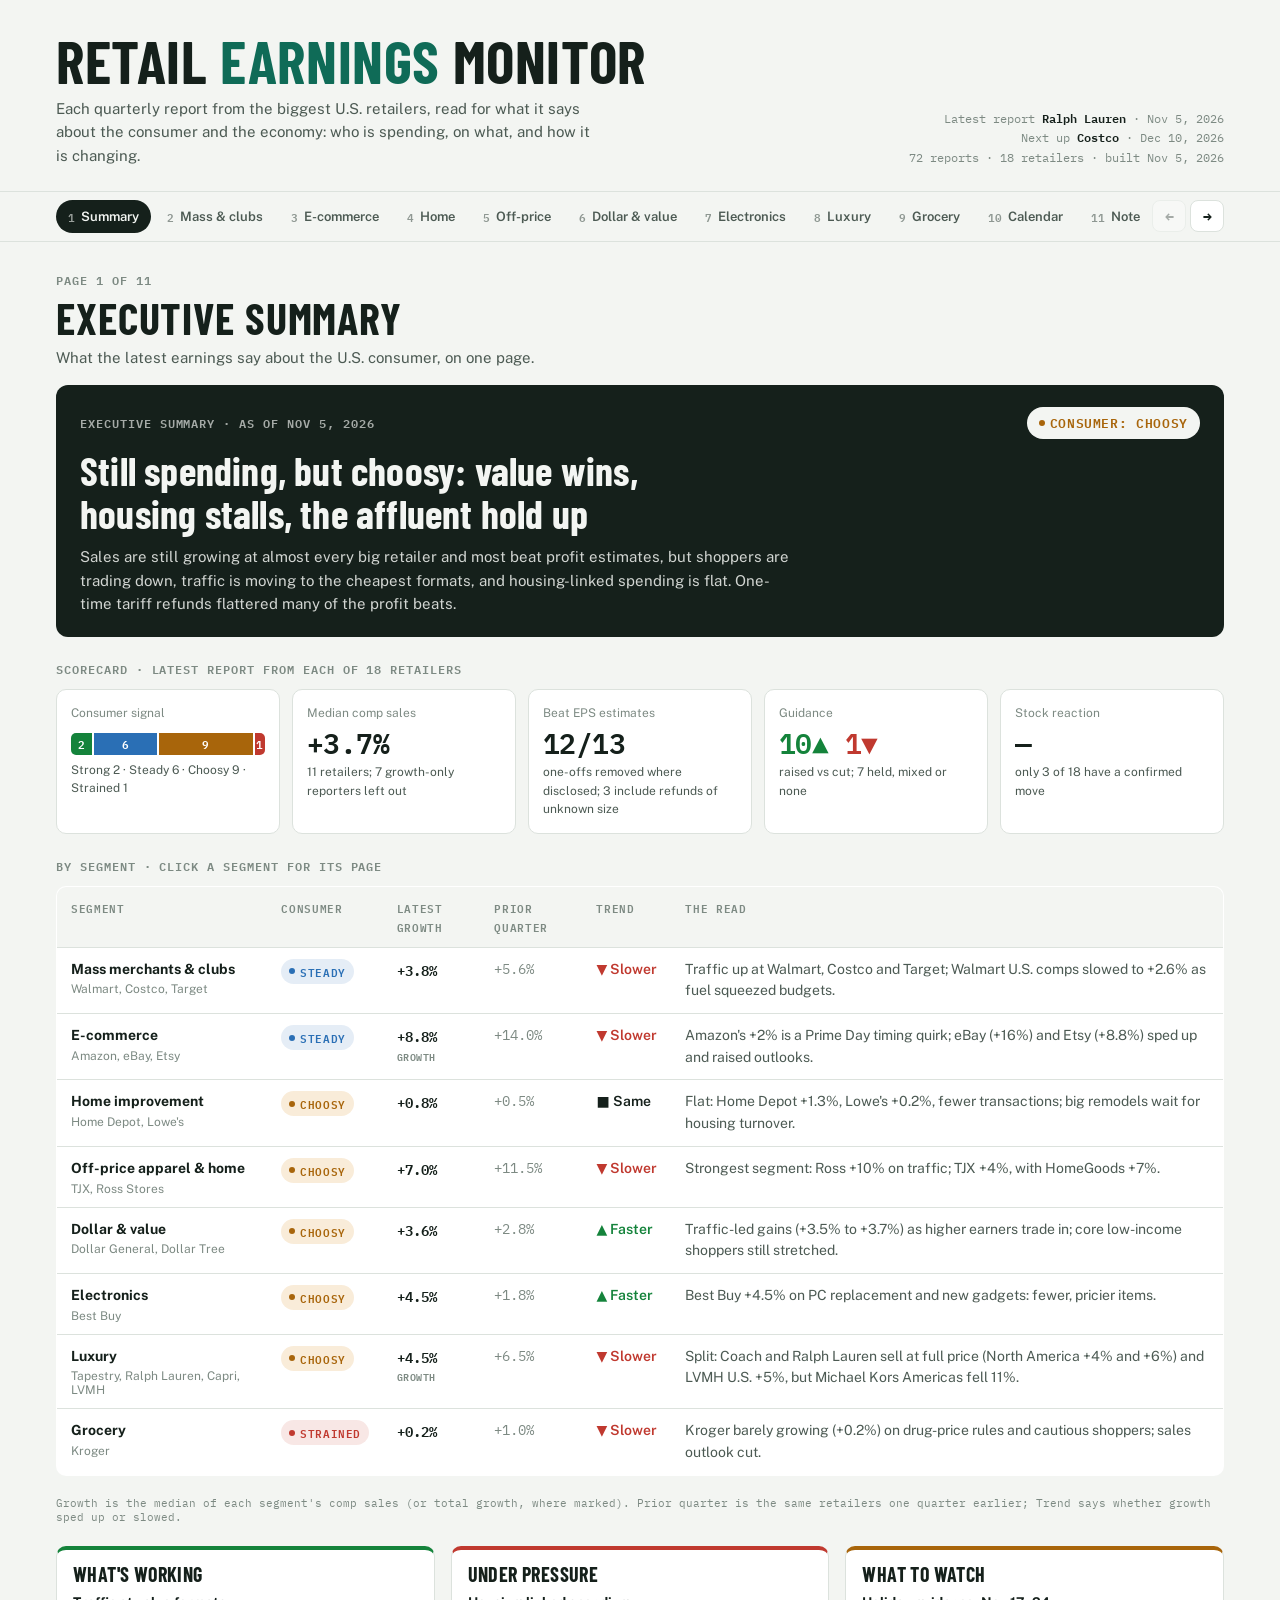
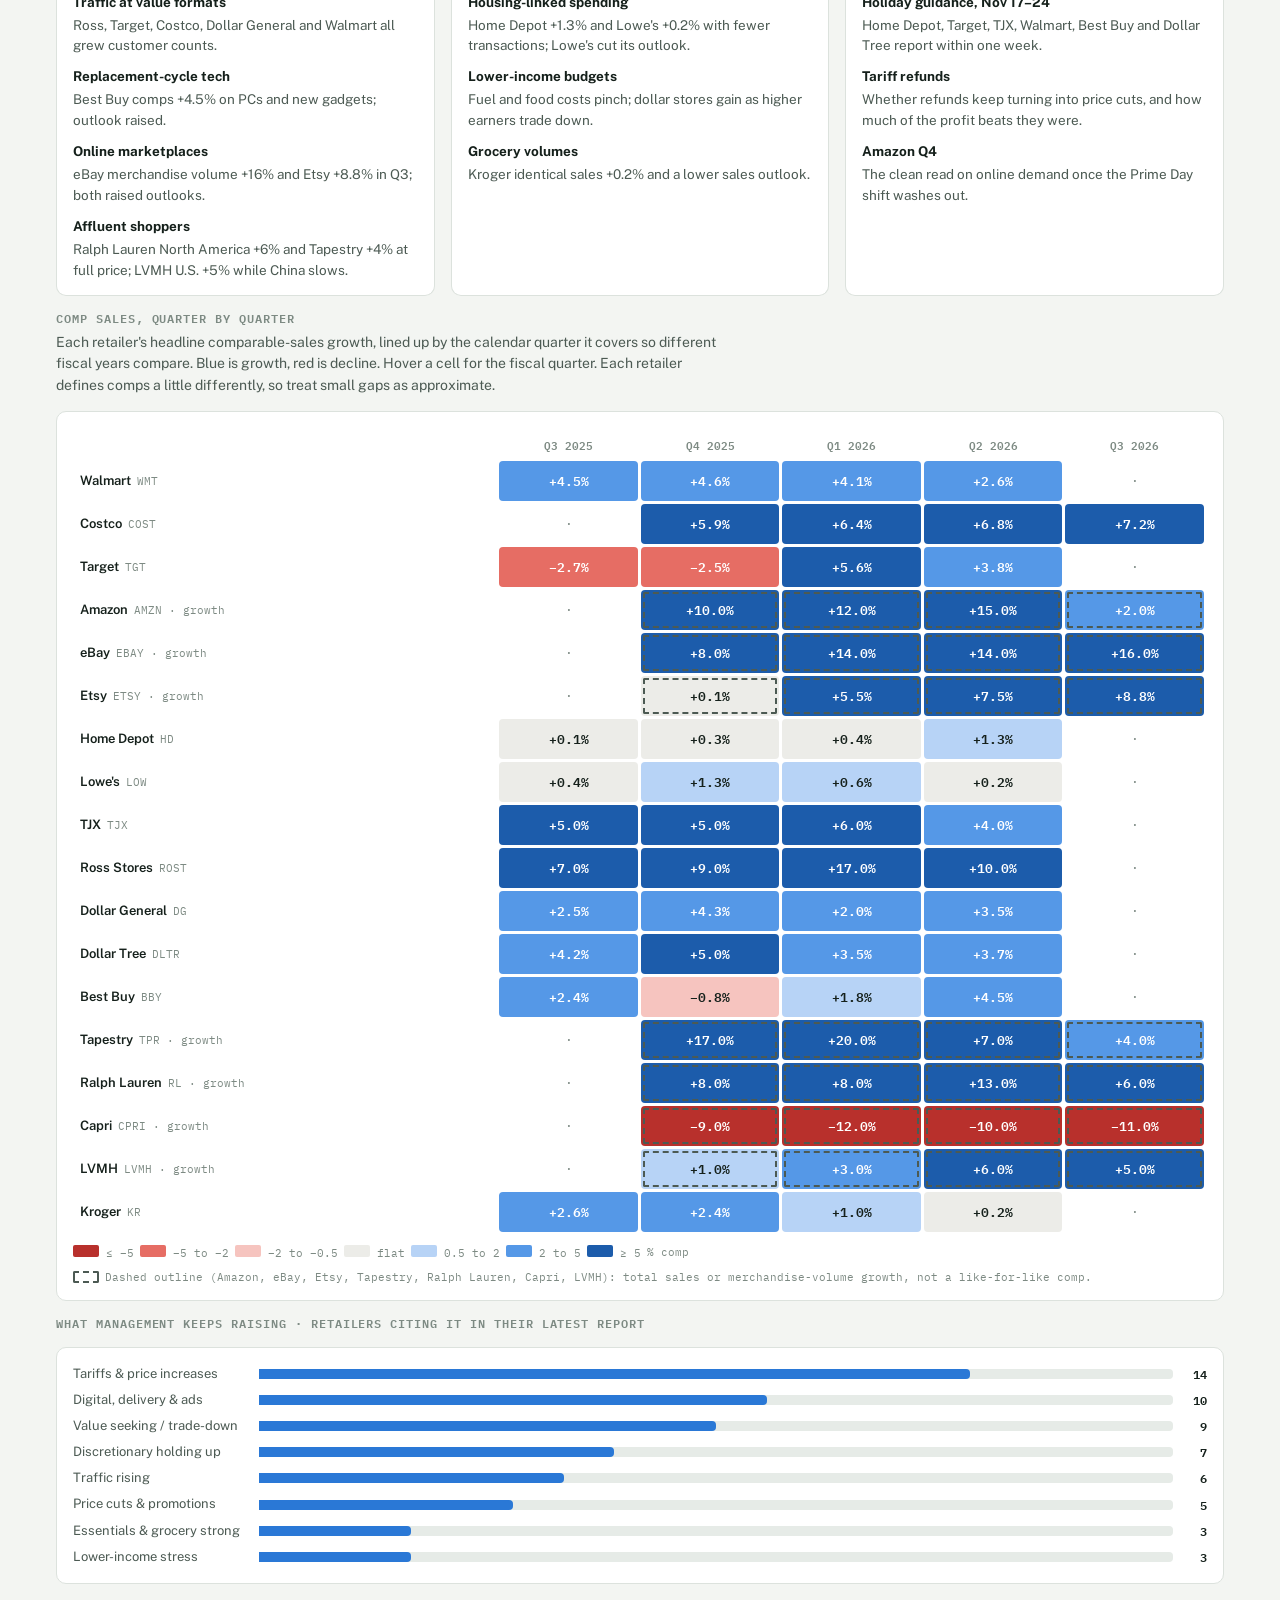
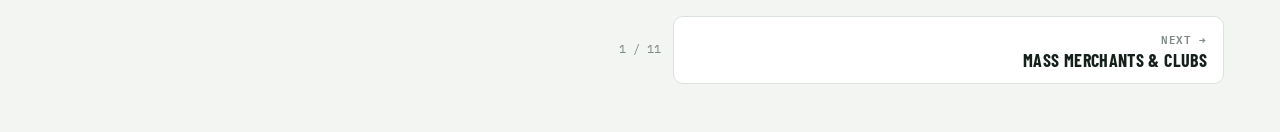
<file: retail/index.html>
<!doctype html>
<html lang="en">
<head>
<meta charset="utf-8">
<meta name="viewport" content="width=device-width, initial-scale=1, viewport-fit=cover">
<title>Retail Earnings Monitor</title>
<meta name="claude:viewport-fit-sides" content="cover">
<meta name="description" content="What big-box retailer earnings say about the U.S. consumer and economy.">
<link rel="preconnect" href="https://fonts.googleapis.com"><link rel="preconnect" href="https://fonts.gstatic.com" crossorigin>
<link rel="stylesheet" href="https://fonts.googleapis.com/css2?family=Barlow+Condensed:wght@600;700&family=IBM+Plex+Mono:wght@400;600&family=Public+Sans:ital,wght@0,400;0,600;0,700;1,400&display=swap">
<link rel="stylesheet" href="styles.css">
</head>
<body>
<div id="app"></div>
<script src="data/earnings.js"></script>
<script src="app.js"></script>
</body>
</html>
</file>
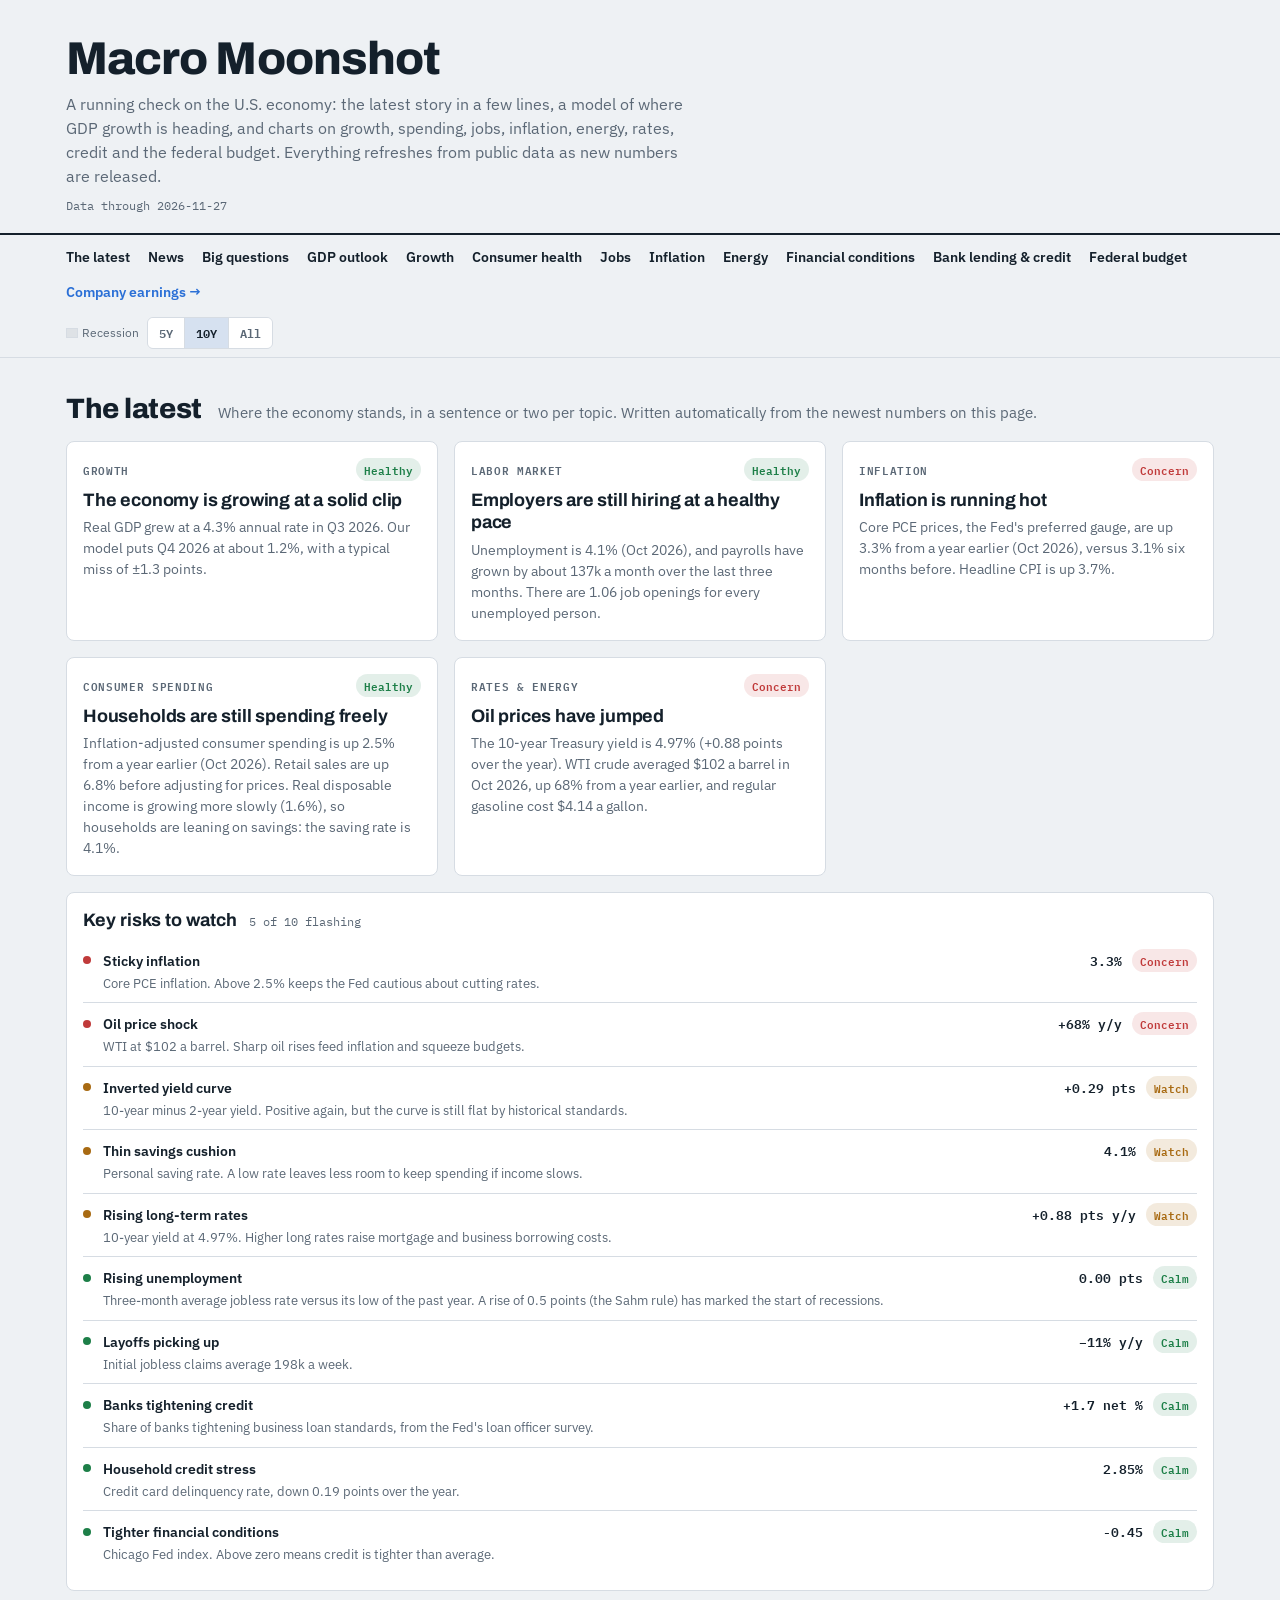
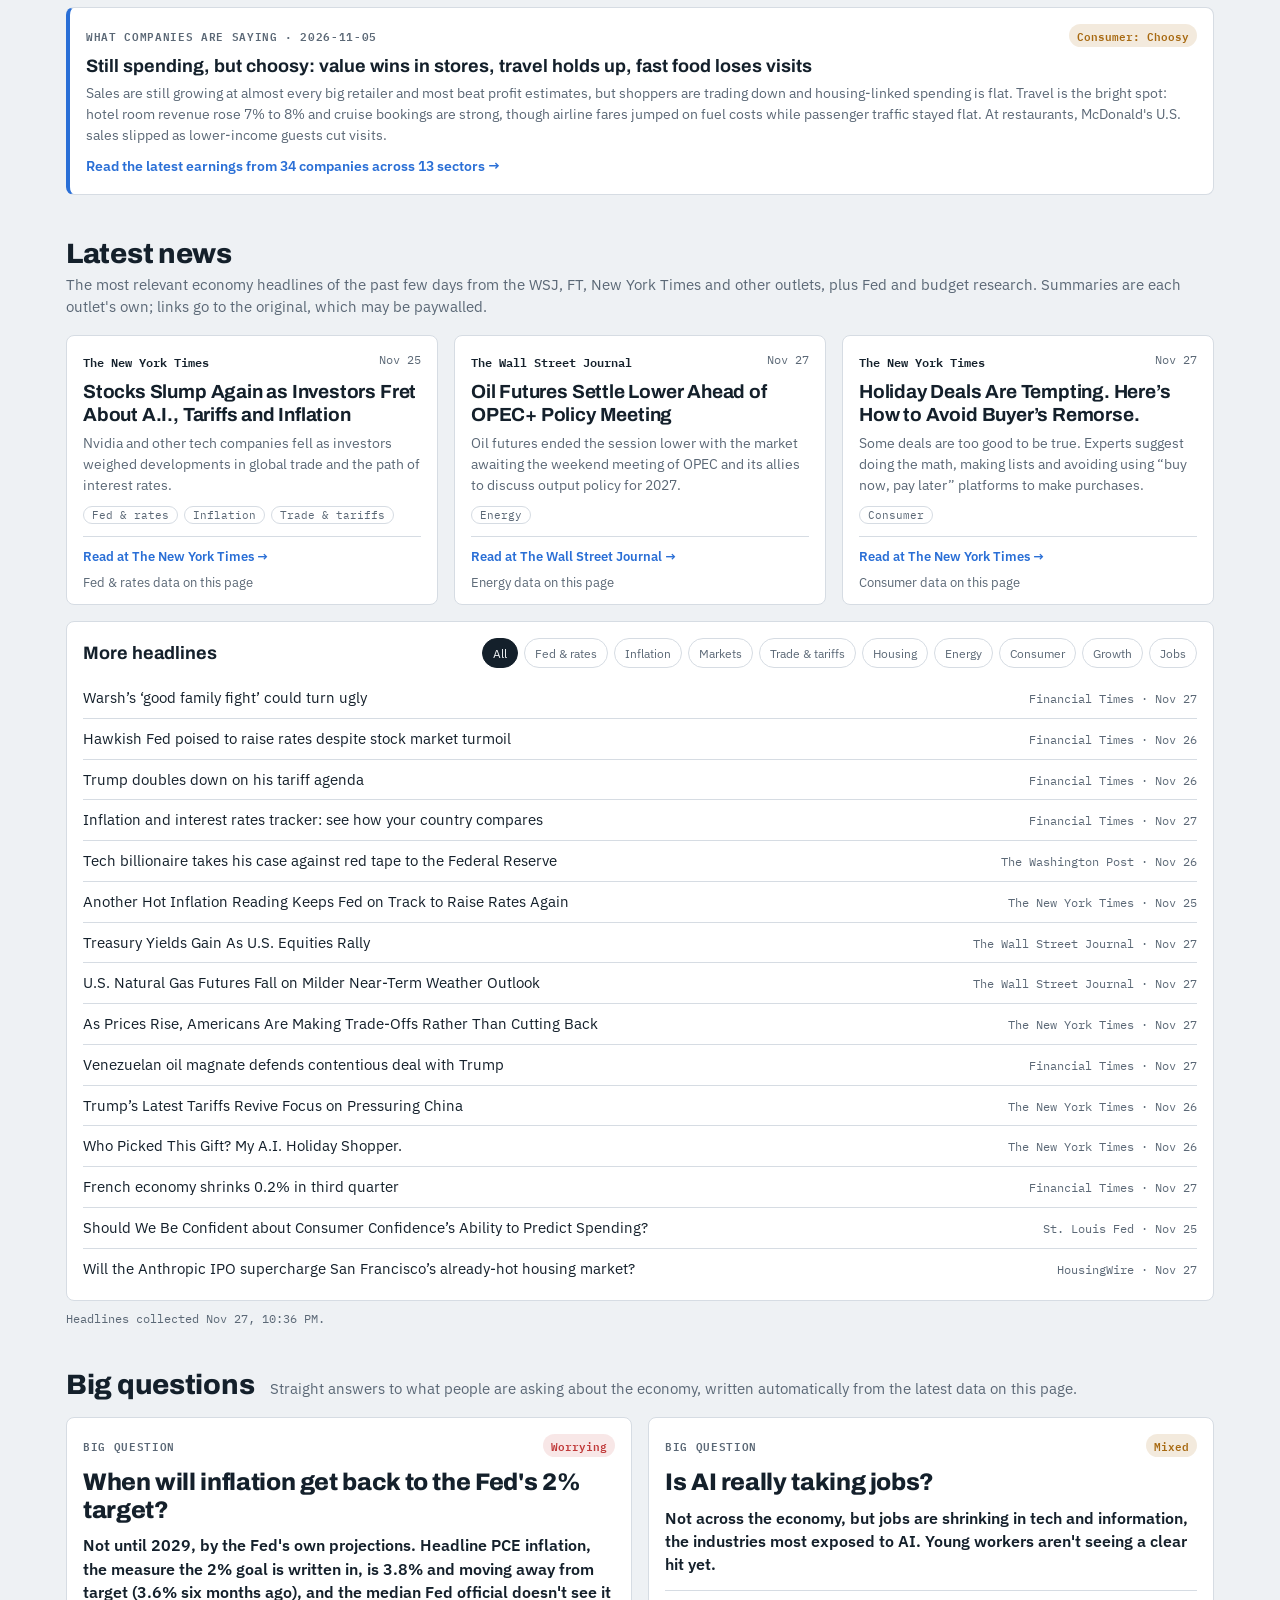
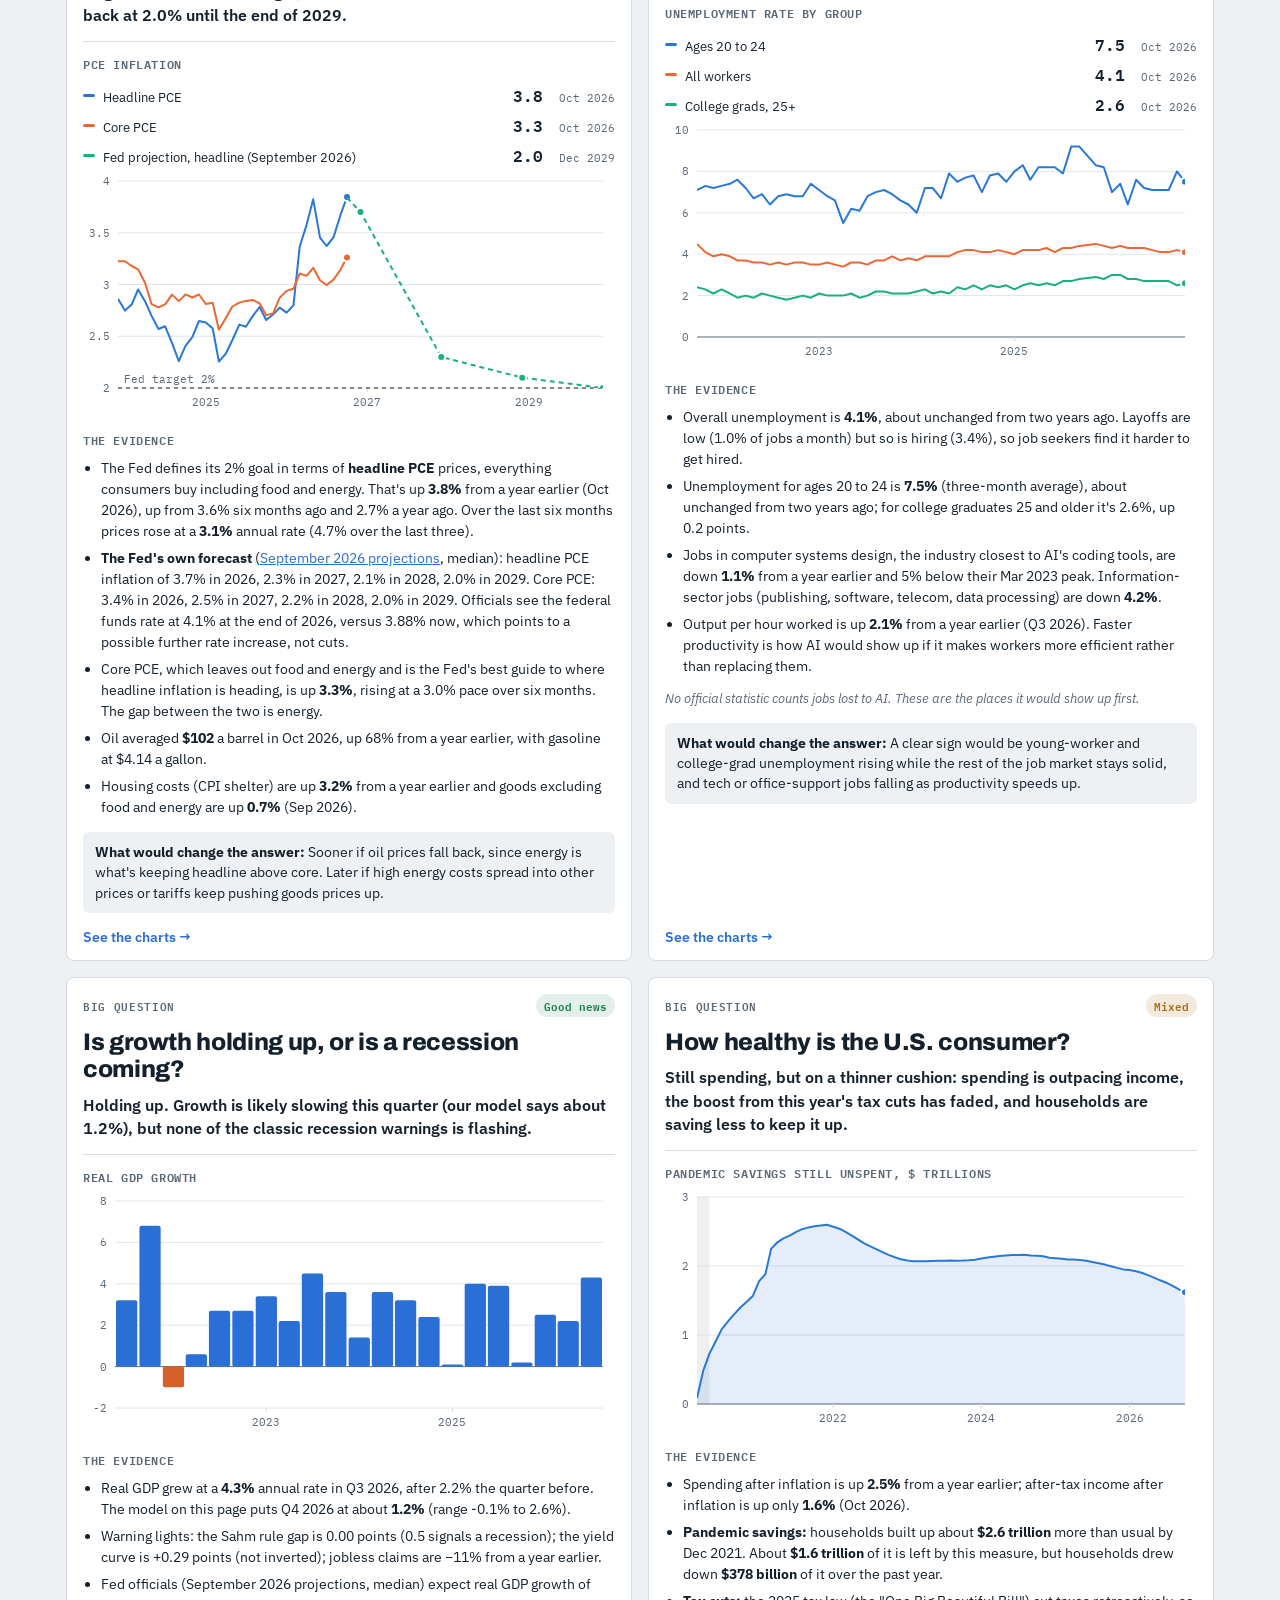
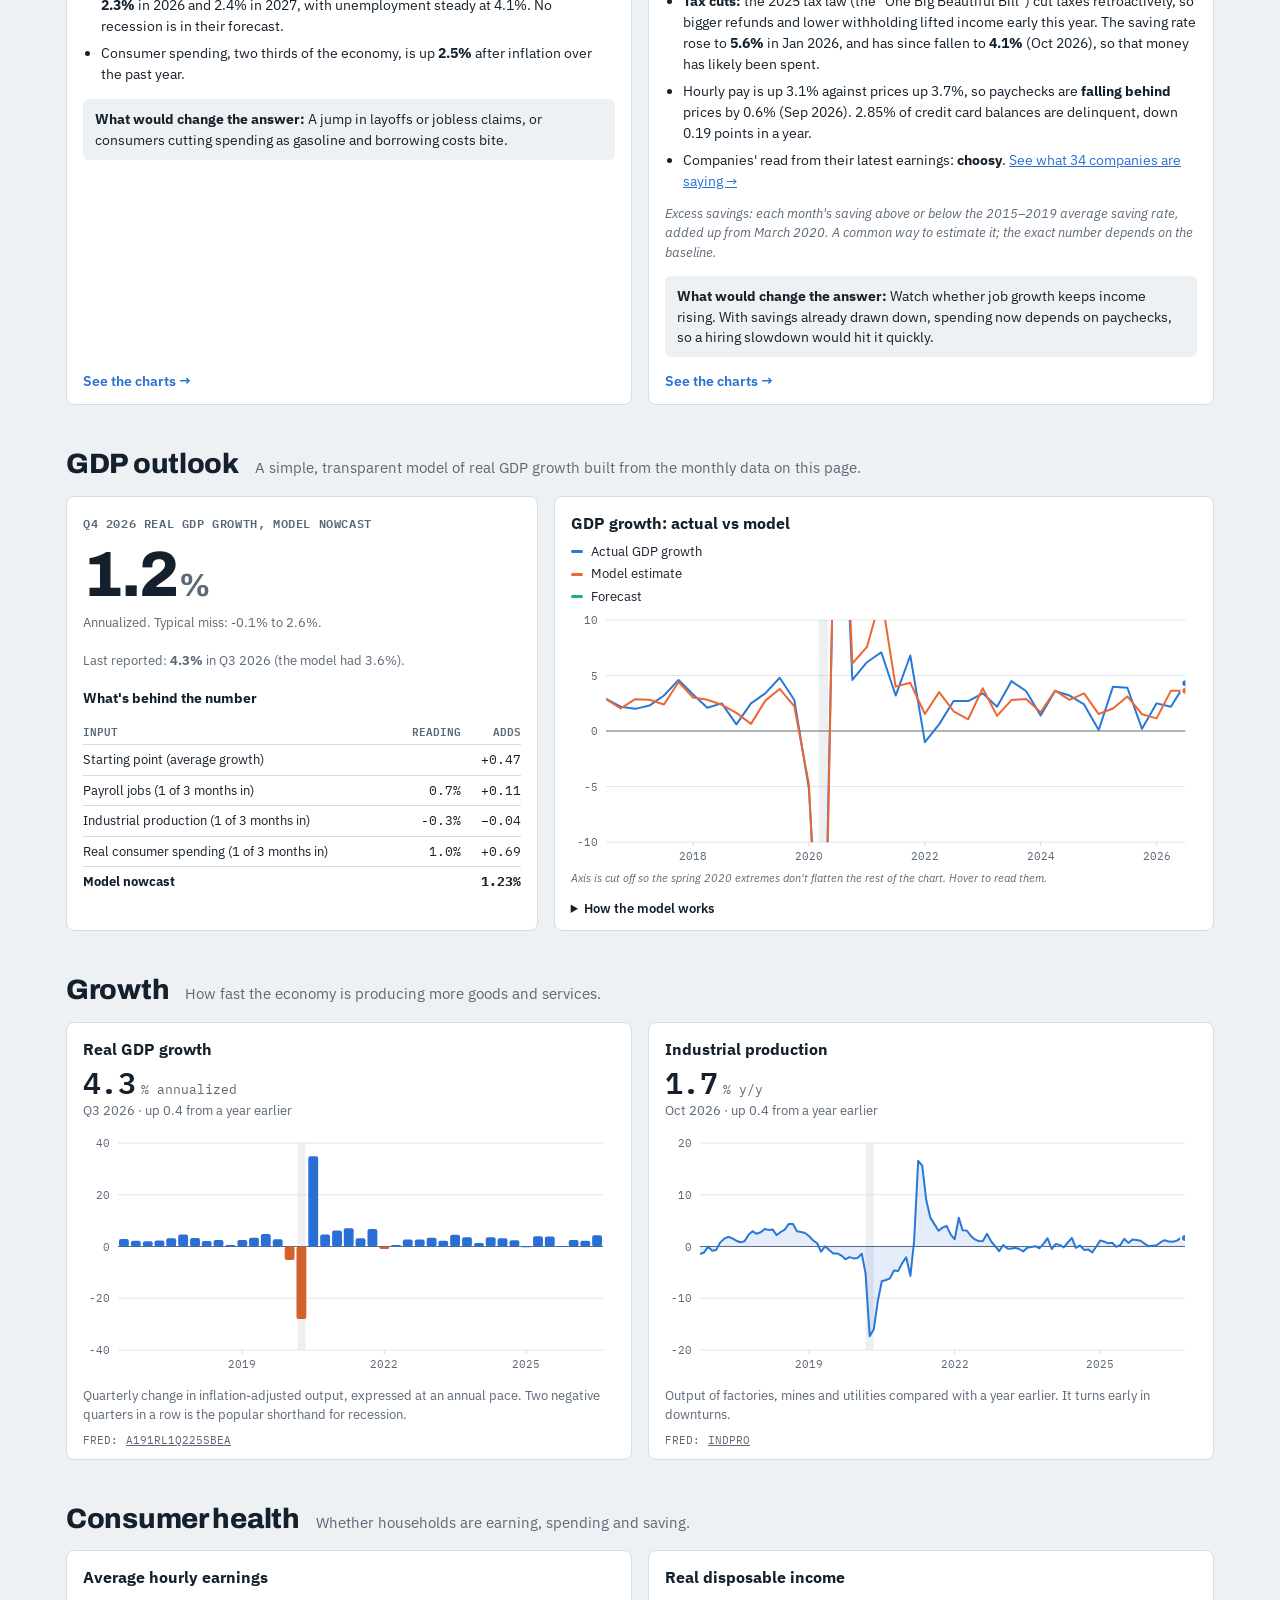
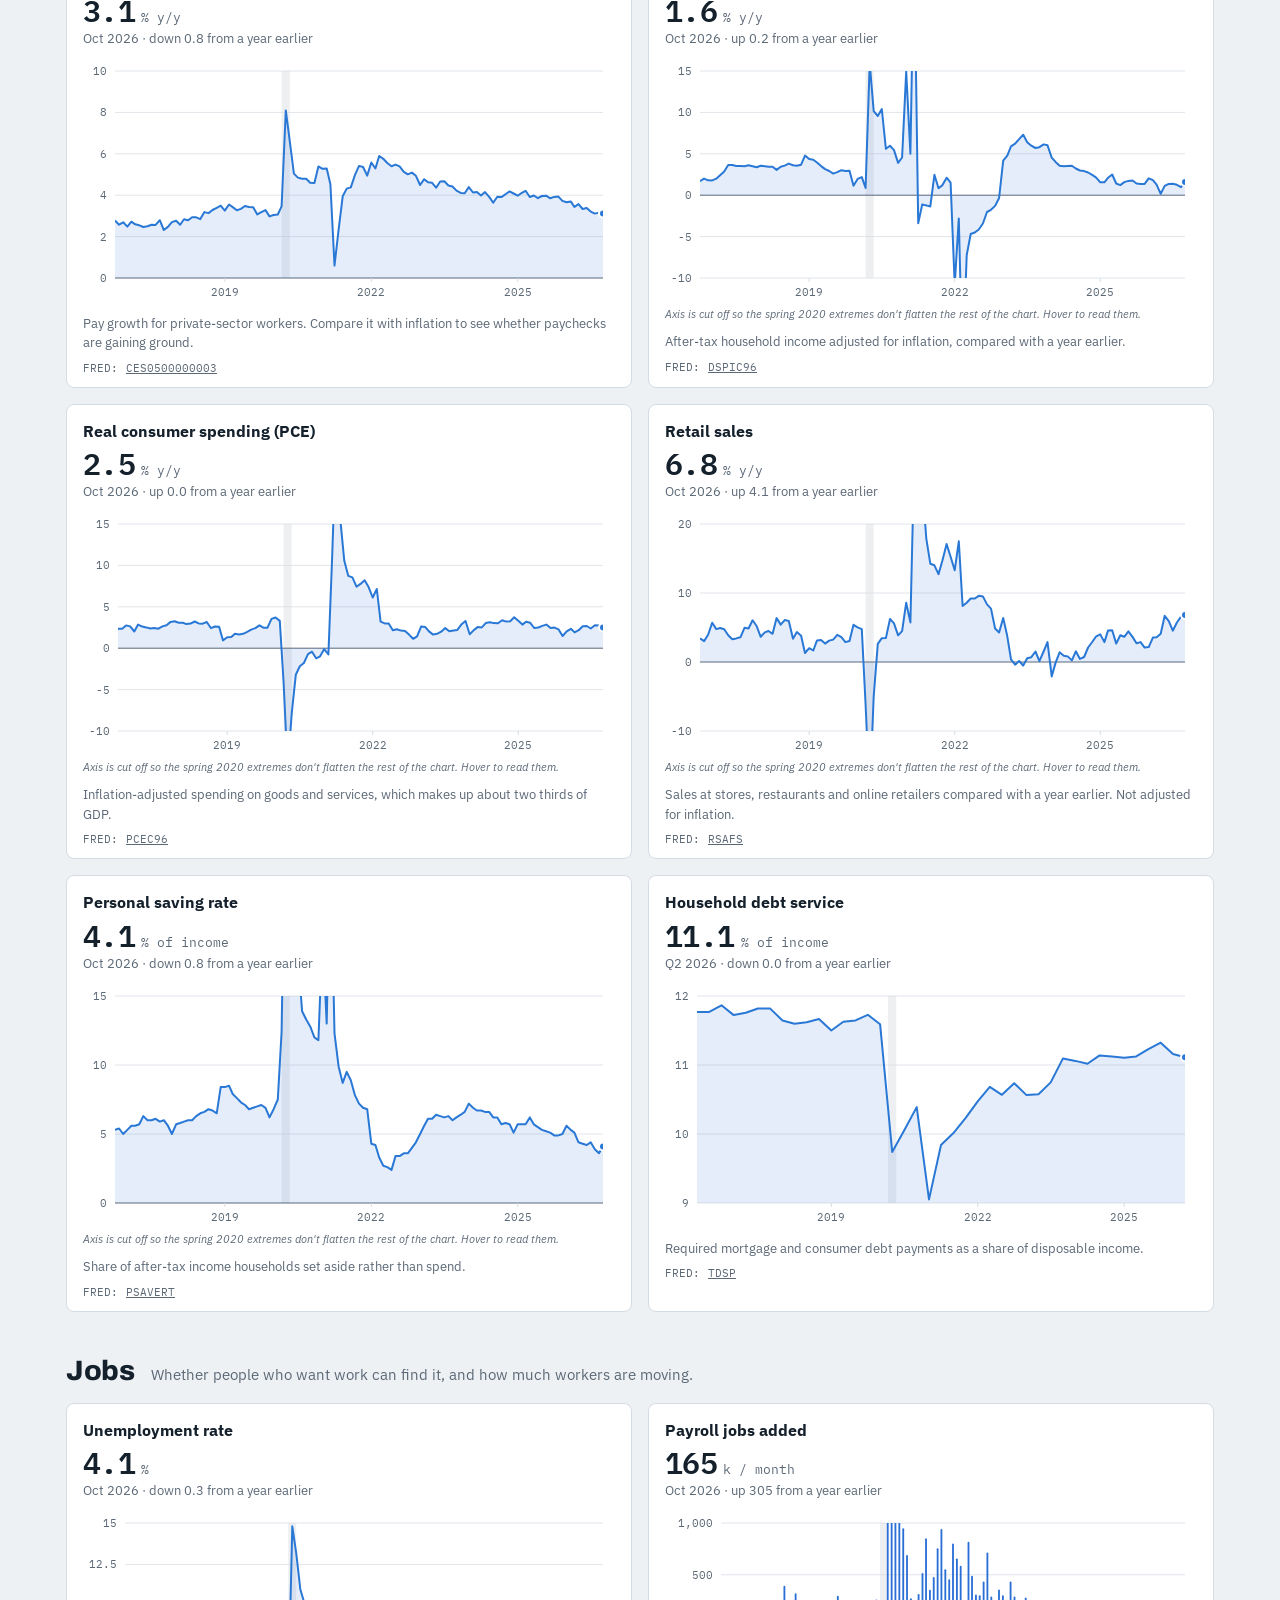
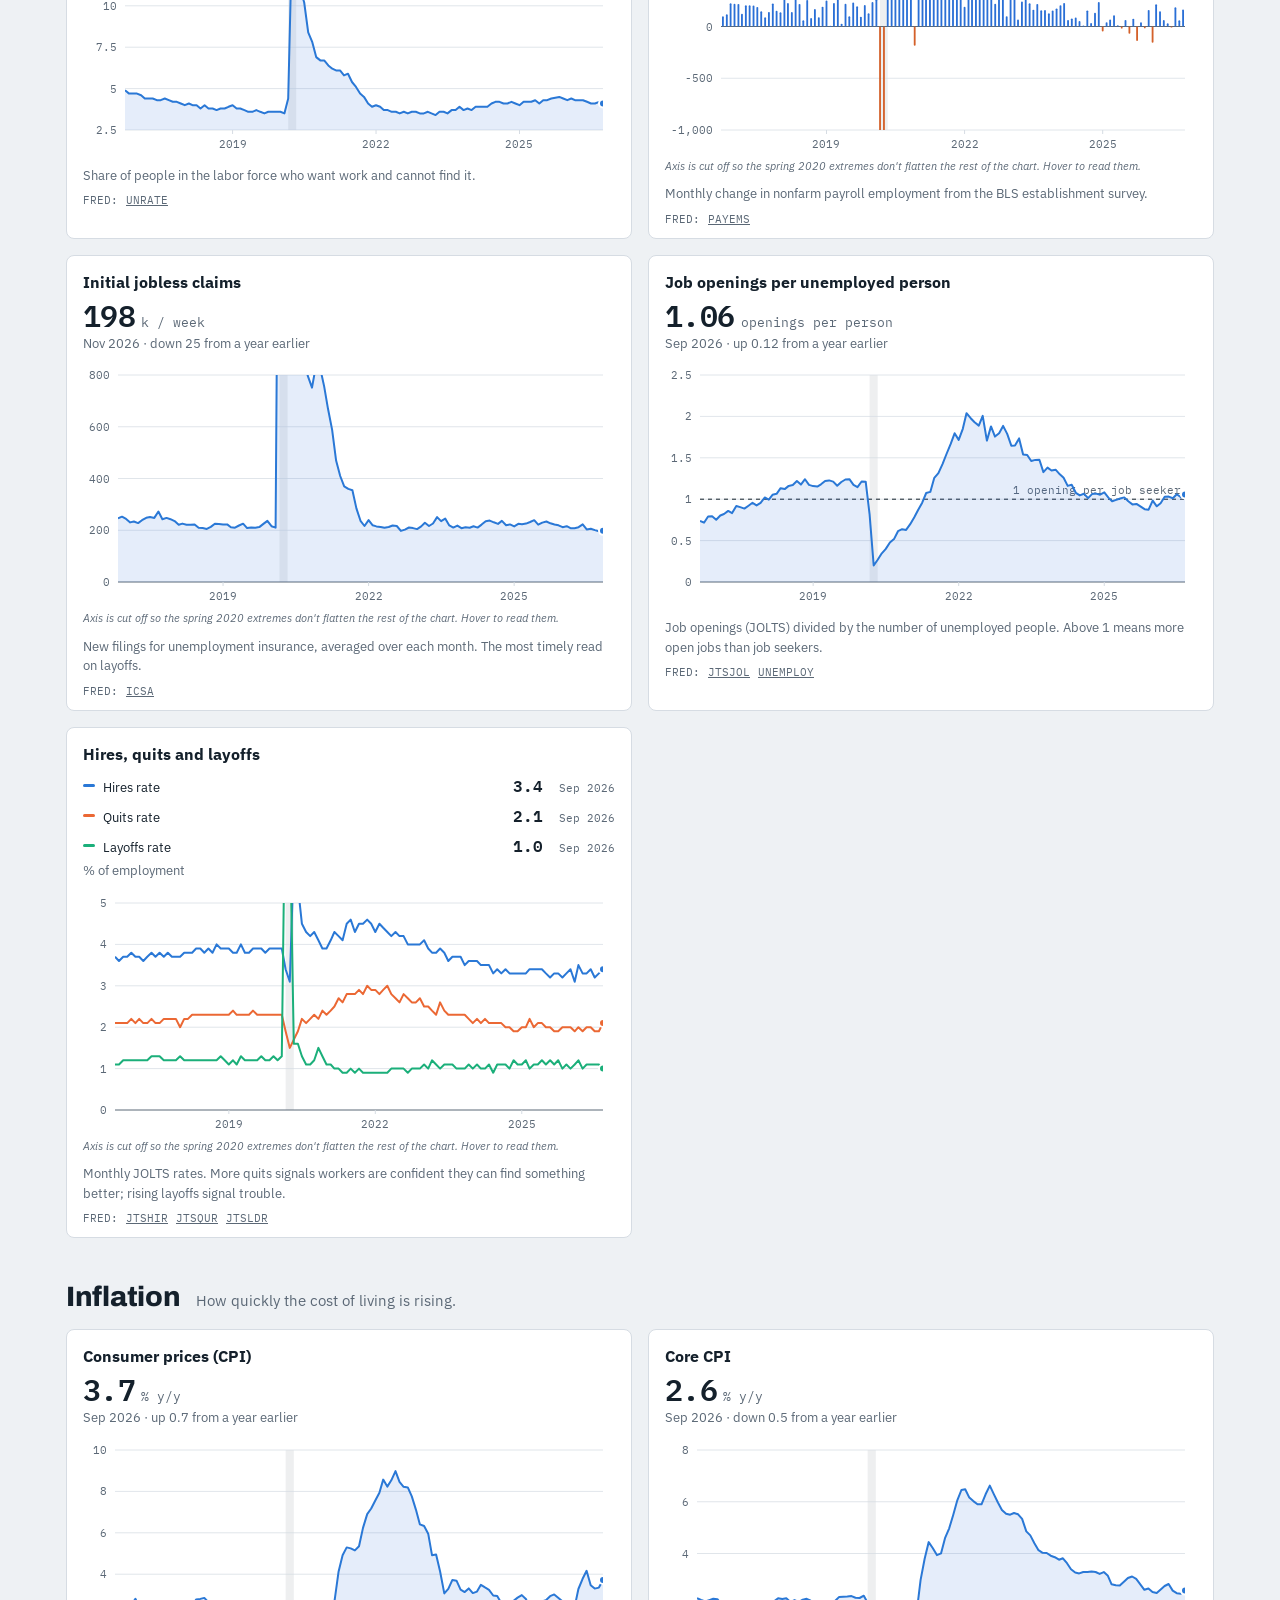
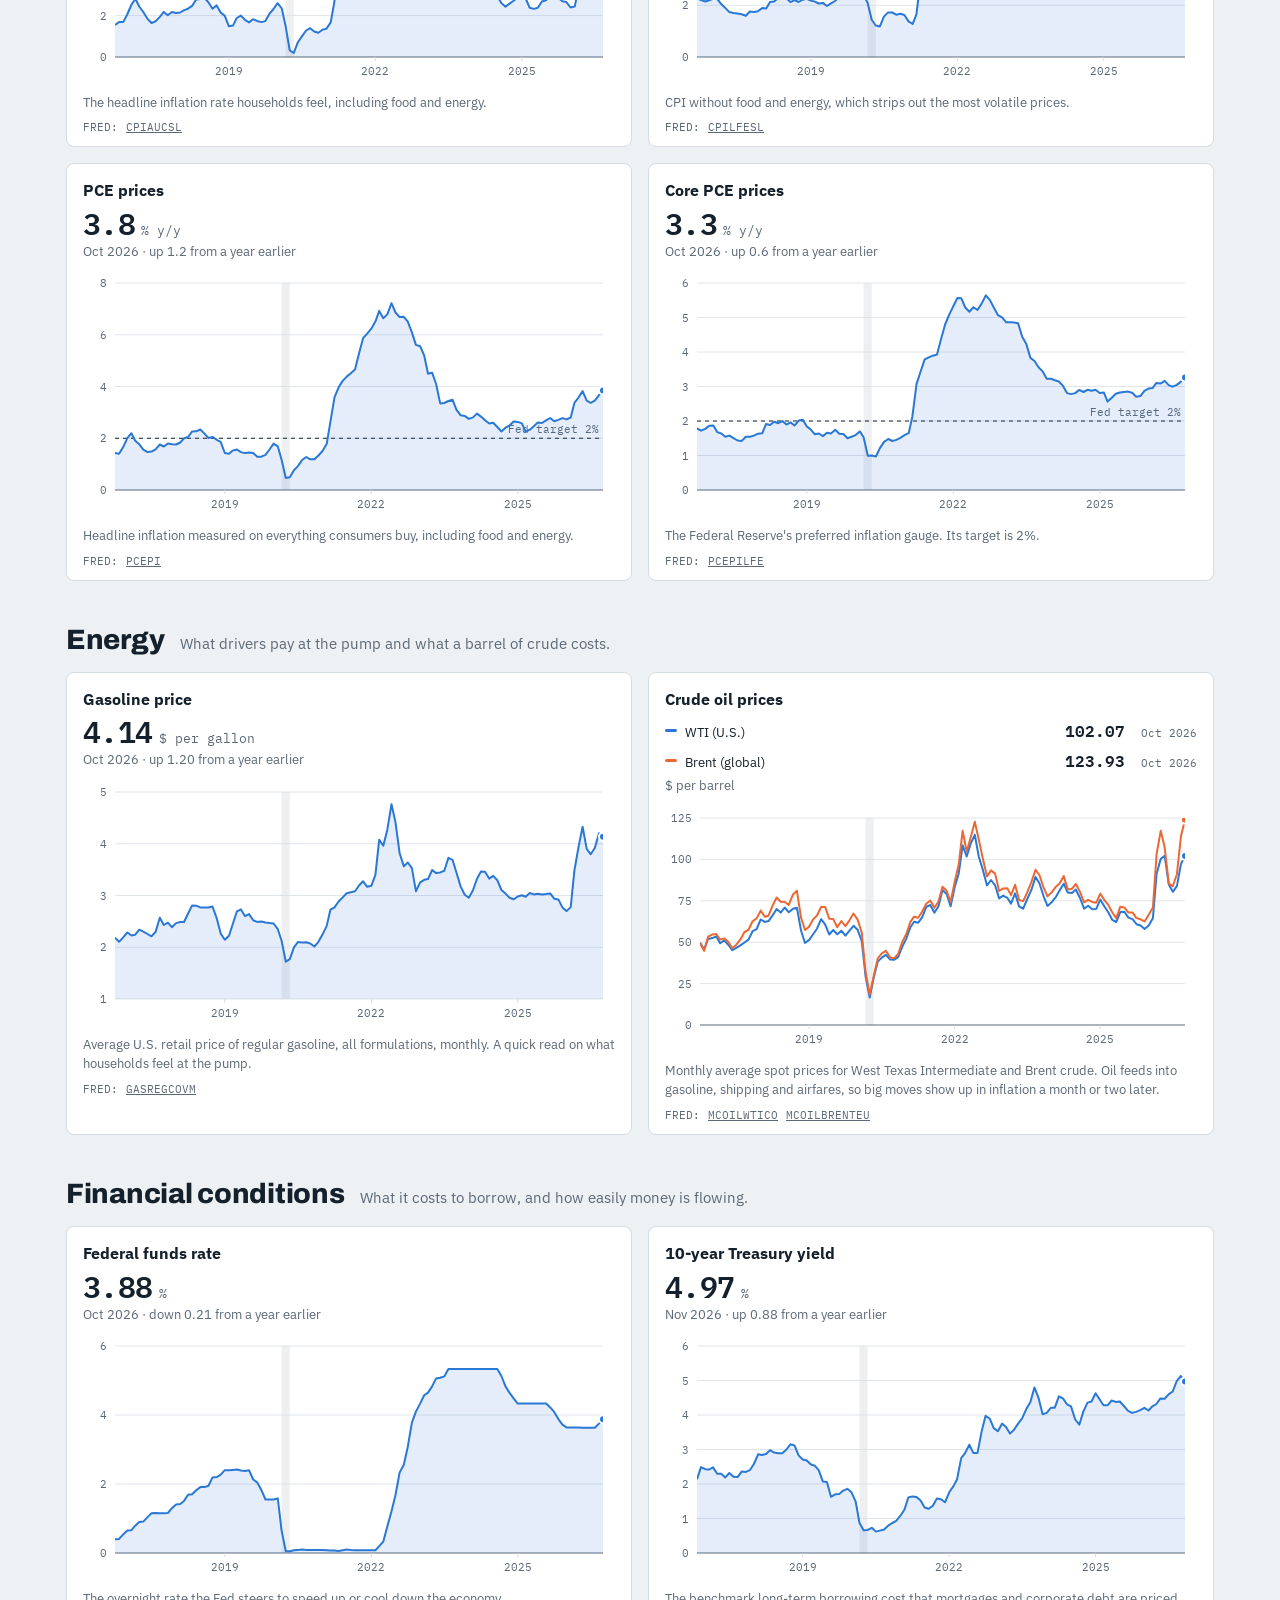
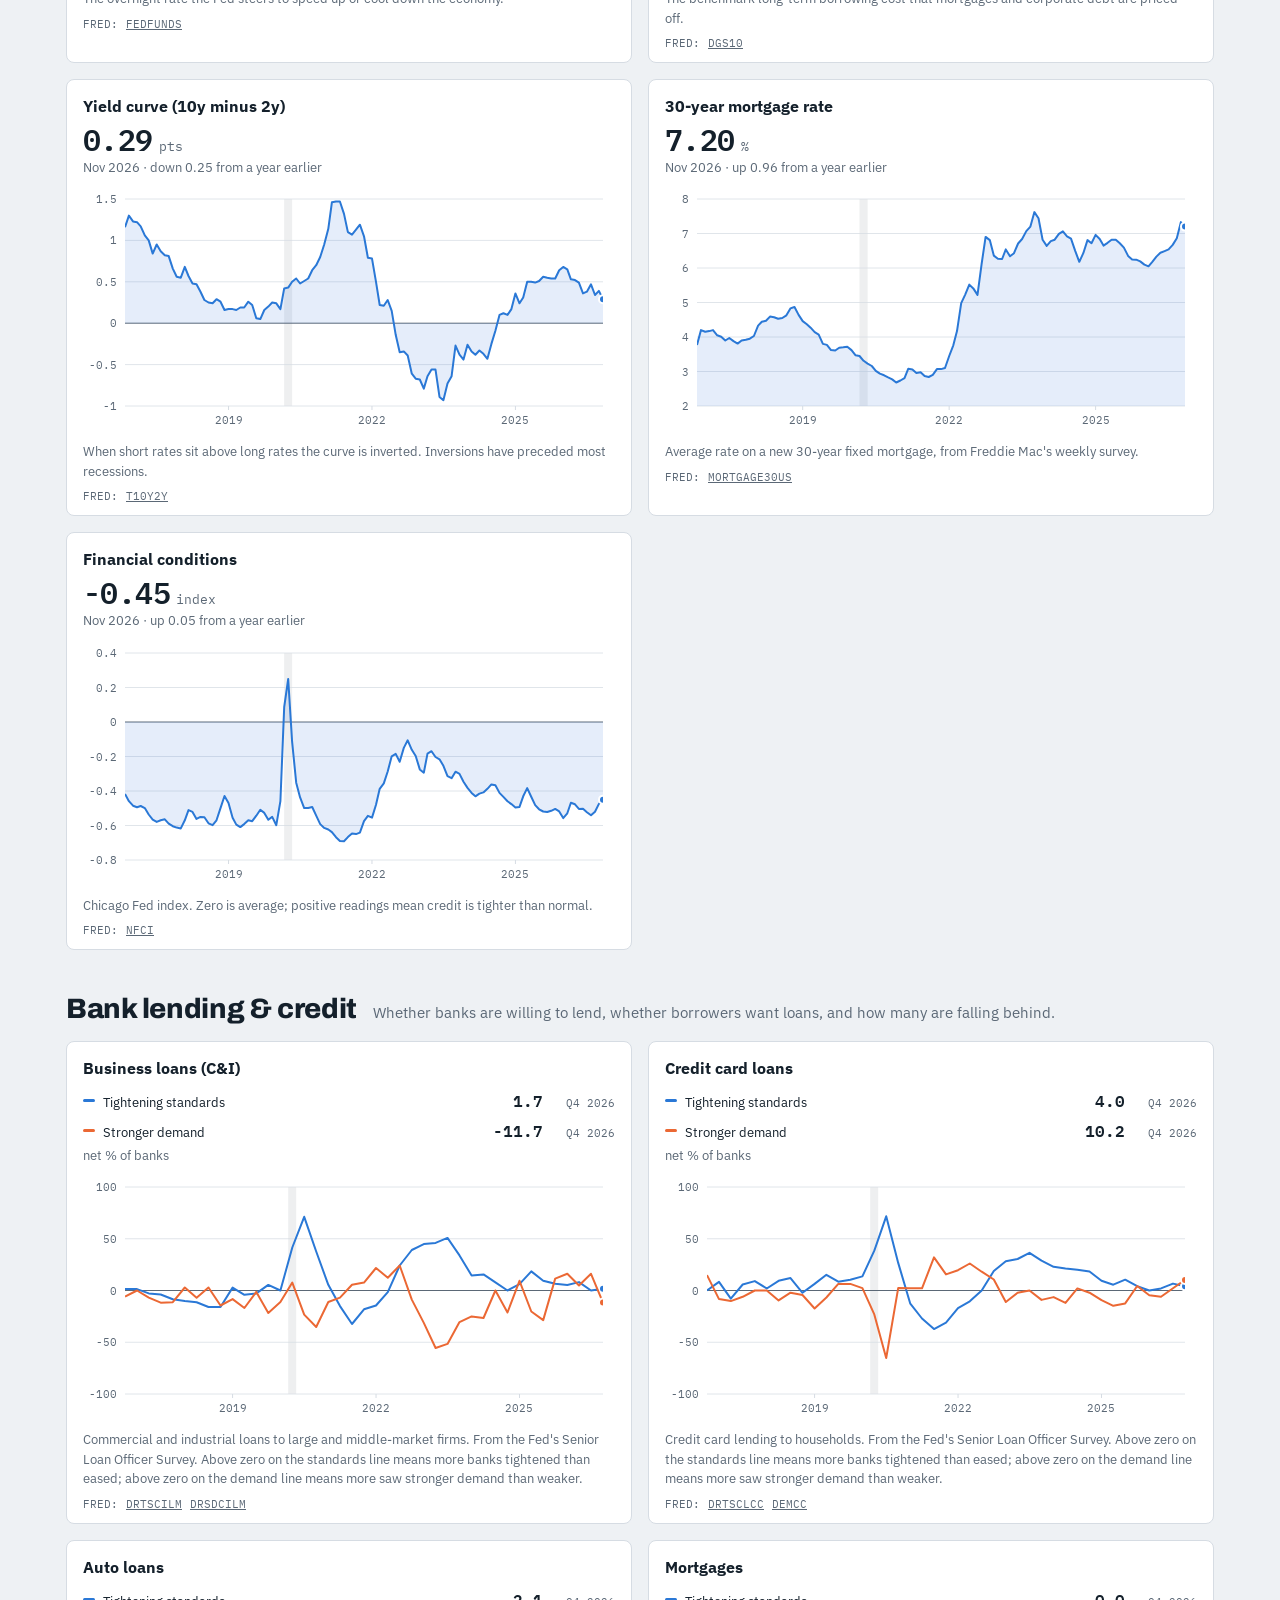
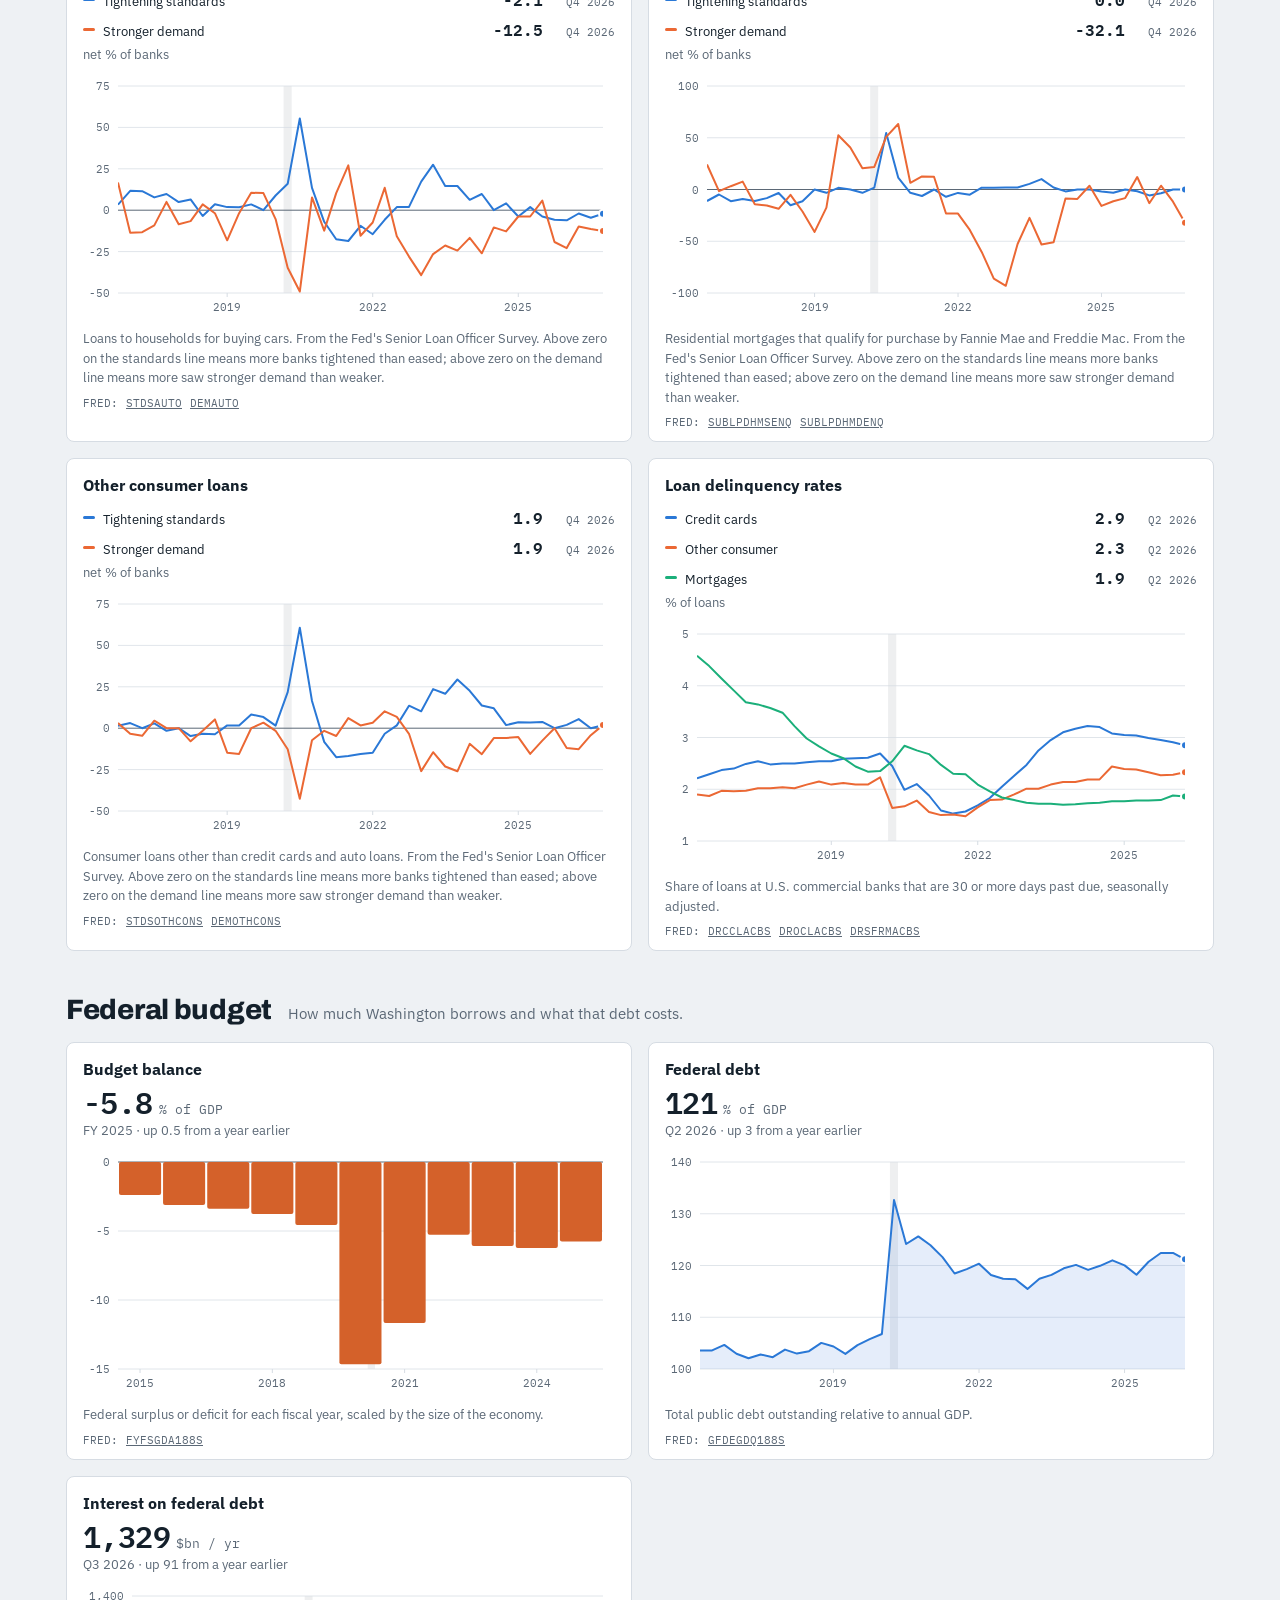
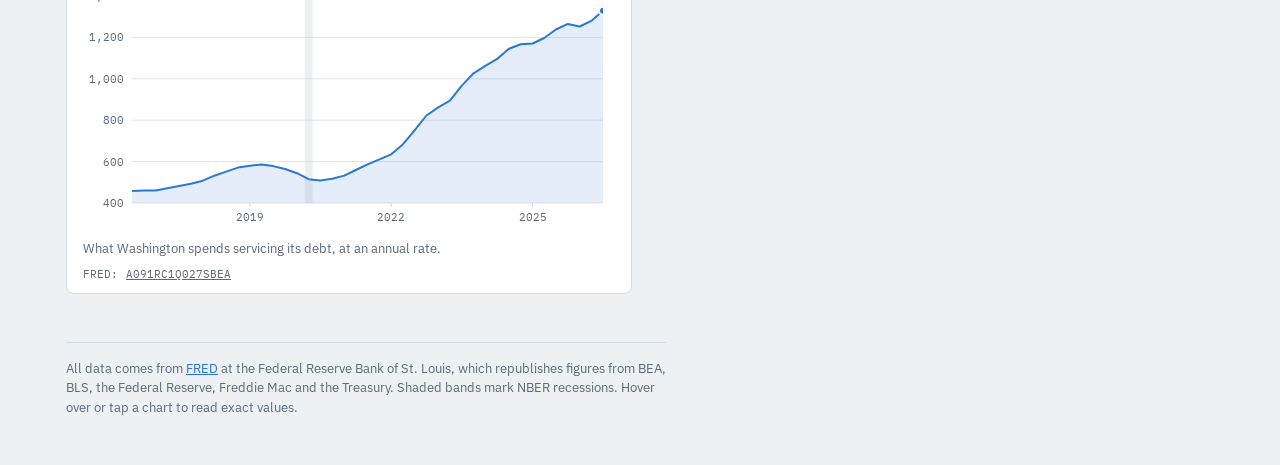
<file: site/index.html>
<!doctype html>
<html lang="en">
<head>
<meta charset="utf-8">
<meta name="viewport" content="width=device-width, initial-scale=1, viewport-fit=cover">
<title>Macro Moonshot</title>
<meta name="description" content="A running check on the U.S. economy, built on FRED data.">
<link rel="preconnect" href="https://fonts.googleapis.com"><link rel="preconnect" href="https://fonts.gstatic.com" crossorigin><link rel="stylesheet" href="https://fonts.googleapis.com/css2?family=Archivo:wght@600;800&family=IBM+Plex+Mono:wght@400;500;600&family=IBM+Plex+Sans:wght@400;600;700&display=swap">
<link rel="stylesheet" href="styles.css">
</head>
<body>
<header class="wrap mast">
  <h1>Macro Moonshot</h1>
  <p>A running check on the U.S. economy: the latest story in a few lines, a model of where GDP growth is heading, and charts on growth, spending, jobs, inflation, energy, rates, credit and the federal budget. Everything refreshes from public data as new numbers are released.</p>
  <div class="updated" id="updated"></div>
</header>

<div class="bar">
  <div class="wrap">
    <nav id="sections-nav" aria-label="Sections"></nav>
    <div class="ranges">
      <span class="legend"><i></i>Recession</span>
      <span class="btns" role="group" aria-label="Time range">
        <button type="button" id="r5" data-range="5Y" aria-pressed="false">5Y</button>
        <button type="button" id="r10" data-range="10Y" aria-pressed="true">10Y</button>
        <button type="button" id="rall" data-range="All" aria-pressed="false">All</button>
      </span>
    </div>
  </div>
</div>

<main class="wrap" id="main"></main>

<footer class="wrap">
  <p class="note">All data comes from <a href="https://fred.stlouisfed.org" target="_blank" rel="noopener">FRED</a> at the Federal Reserve Bank of St. Louis, which republishes figures from BEA, BLS, the Federal Reserve, Freddie Mac and the Treasury. Shaded bands mark NBER recessions. Hover over or tap a chart to read exact values.</p>
</footer>
<script src="data/series.js"></script>
<script src="data/earnings_summary.js"></script>
<script src="data/fomc_sep.js"></script>
<script src="data/news.js"></script>
<script src="app.js"></script>
</body>
</html>
</file>
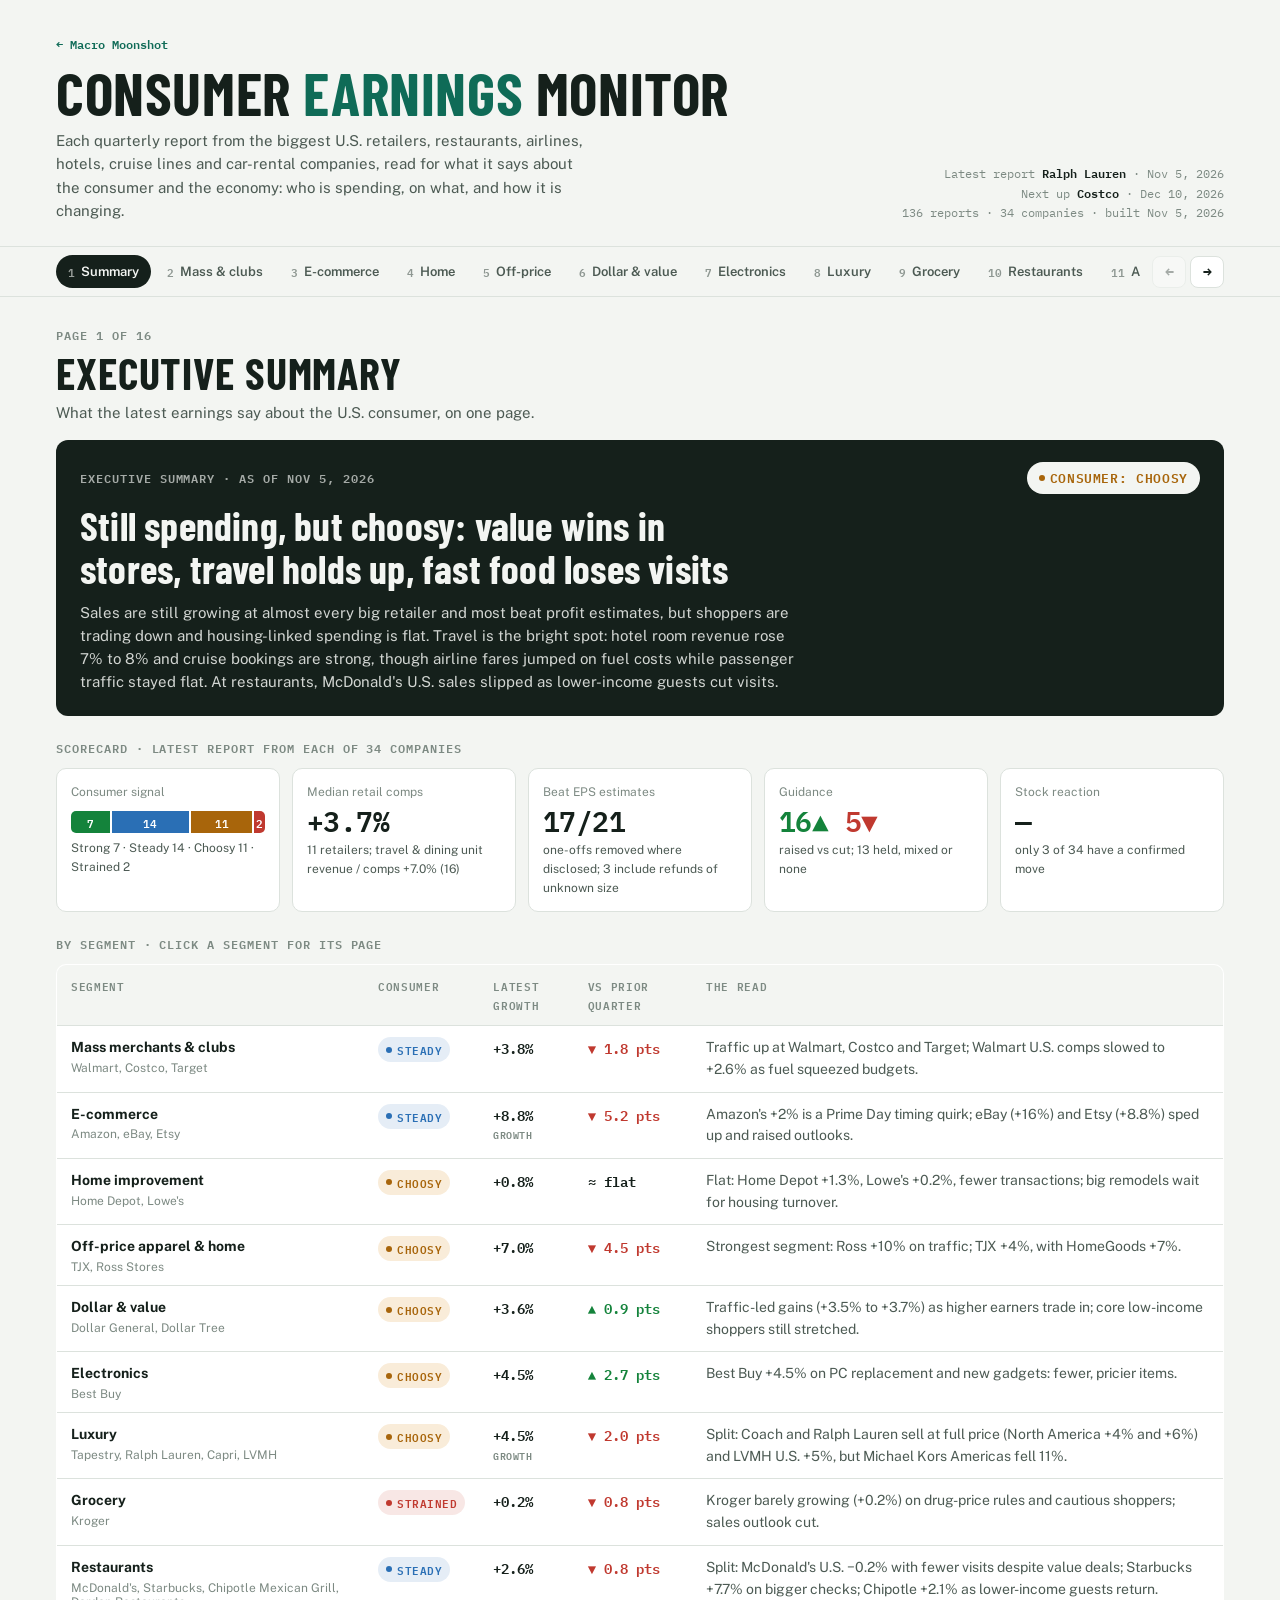
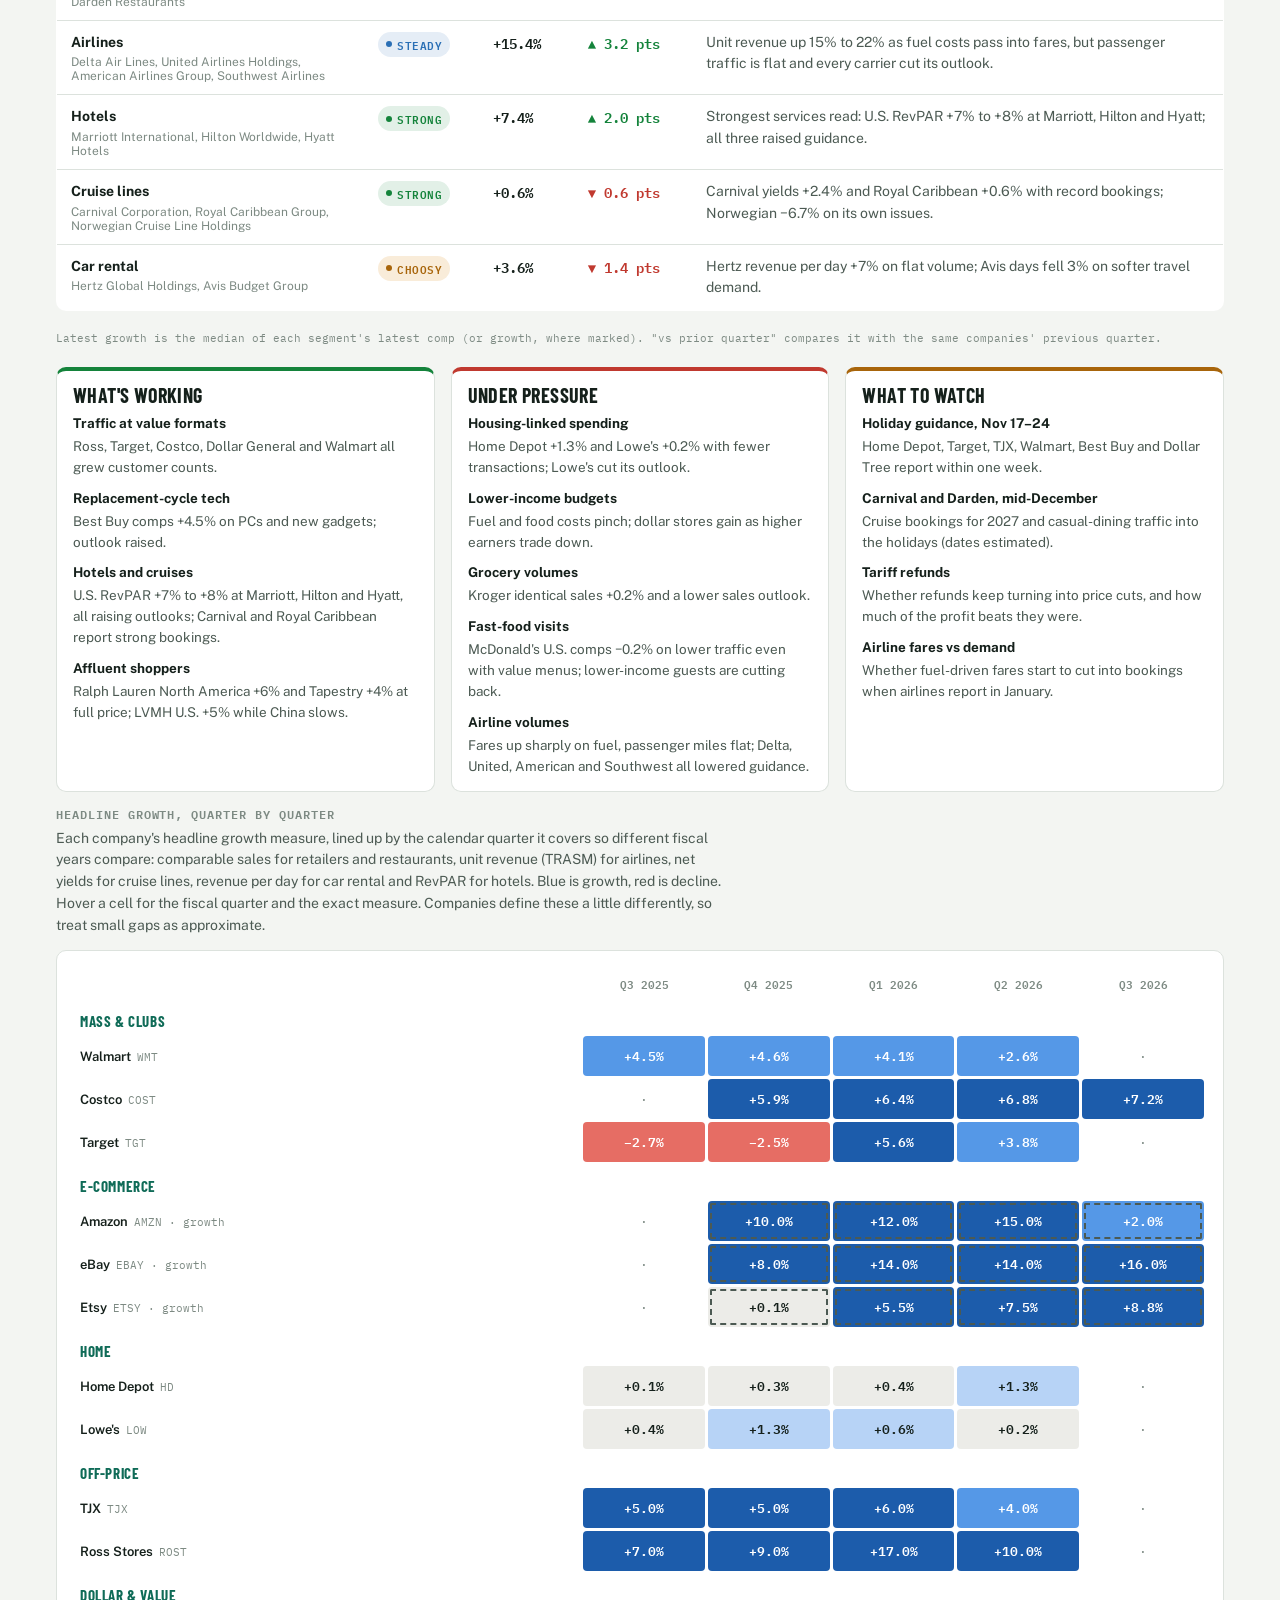
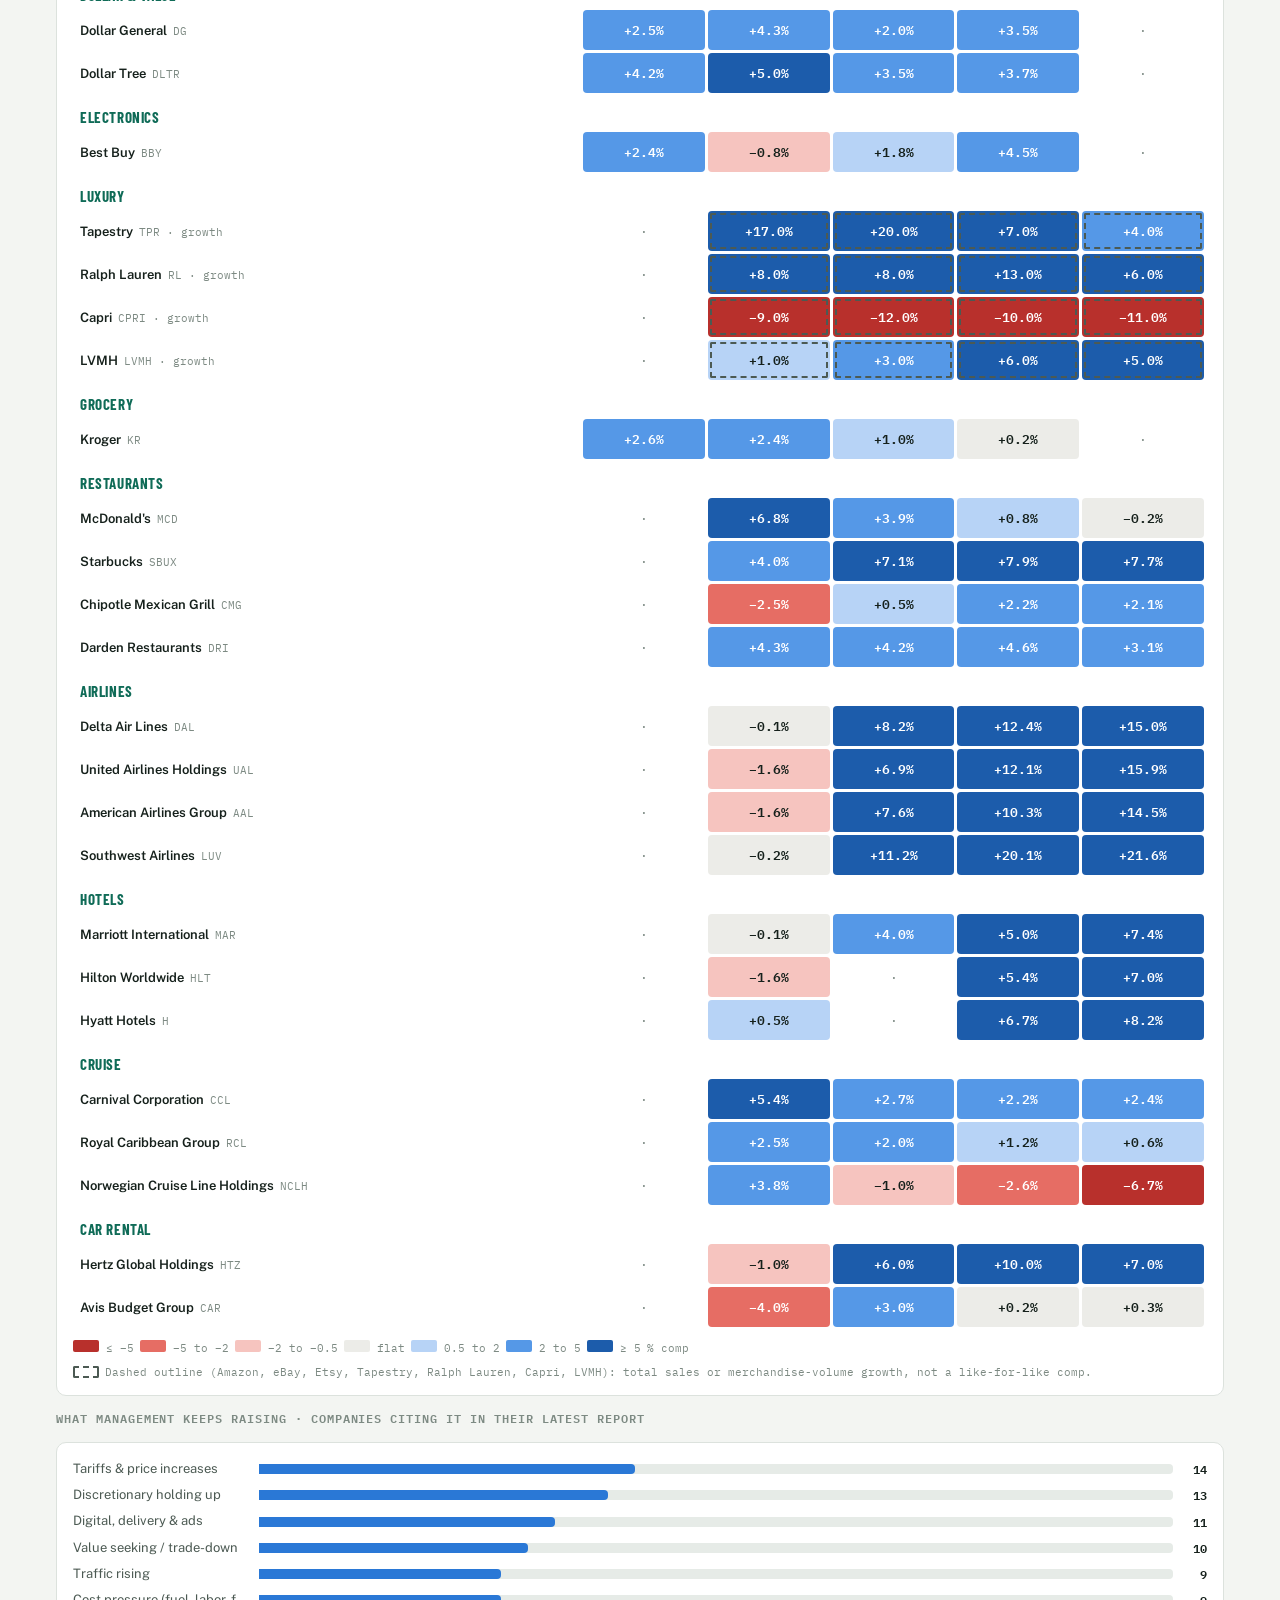
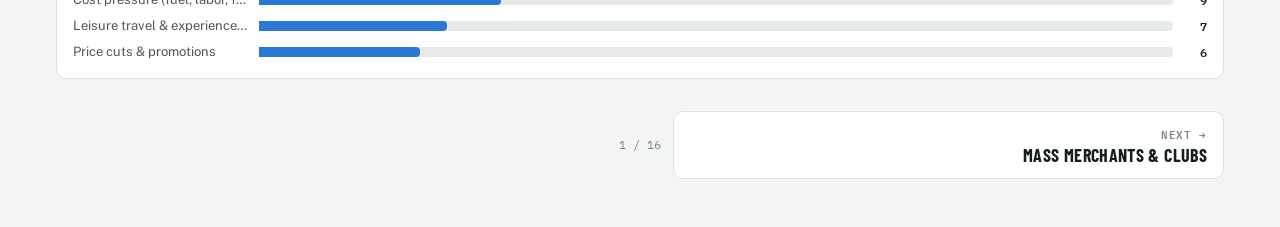
<file: site/earnings/index.html>
<!doctype html>
<html lang="en">
<head>
<meta charset="utf-8">
<meta name="viewport" content="width=device-width, initial-scale=1, viewport-fit=cover">
<title>Consumer Earnings Monitor</title>
<meta name="claude:viewport-fit-sides" content="cover">
<meta name="description" content="What earnings from big retailers, restaurants, airlines, hotels, cruise lines and car-rental companies say about the U.S. consumer and economy.">
<link rel="preconnect" href="https://fonts.googleapis.com"><link rel="preconnect" href="https://fonts.gstatic.com" crossorigin>
<link rel="stylesheet" href="https://fonts.googleapis.com/css2?family=Barlow+Condensed:wght@600;700&family=IBM+Plex+Mono:wght@400;600&family=Public+Sans:ital,wght@0,400;0,600;0,700;1,400&display=swap">
<style>
/* Layout: a briefing up top (verdict, pulse tiles, themes), then a category filter row,
   then one card per retailer, the comp heatmap, and the earnings calendar.
   Category headers borrow the condensed lettering of store aisle signs. */
:root {
  --paper: #f3f5f2;          /* page plane: slightly green-grey, like store shelving */
  --card: #ffffff;
  --ink: #15201b;
  --ink-2: #4c5a53;
  --muted: #7d8a83;
  --rule: #dce2dd;
  --grid: #e6ebe7;
  --accent: #0f6b57;         /* deep shelf-tag green */
  --accent-soft: rgba(15, 107, 87, 0.10);
  --tag: #ffd84a;            /* price-tag yellow, used once per card */
  --tag-ink: #1d1a05;
  --bar: #2a78d6;            /* single data series */
  --div-pos-3: #1c5cab; --div-pos-2: #5598e7; --div-pos-1: #b7d3f6;
  --div-mid: #ecece8;
  --div-neg-1: #f6c4bf; --div-neg-2: #e66d64; --div-neg-3: #b8302c;
  --strong: #14833b; --strong-bg: rgba(20, 131, 59, 0.12);
  --steady: #2a6fb5; --steady-bg: rgba(42, 111, 181, 0.12);
  --choosy: #a8650b; --choosy-bg: rgba(214, 140, 20, 0.16);
  --strained: #c0392f; --strained-bg: rgba(192, 57, 47, 0.12);
  --display: "Barlow Condensed", "Arial Narrow", "Roboto Condensed", sans-serif;
  --body: "Public Sans", "Segoe UI", system-ui, sans-serif;
  --mono: "IBM Plex Mono", ui-monospace, Menlo, Consolas, monospace;
}
@media (prefers-color-scheme: dark) {
  :root:not([data-theme="light"]) {
    --paper: #0f1412; --card: #171e1b; --ink: #e8eeea; --ink-2: #b4c0b9; --muted: #84918a;
    --rule: #28322d; --grid: #222b27; --accent: #4cc4a4; --accent-soft: rgba(76, 196, 164, 0.14);
    --tag: #f2cc3a; --tag-ink: #1d1a05; --bar: #3987e5;
    --div-pos-3: #5598e7; --div-pos-2: #256abf; --div-pos-1: #1b3d66;
    --div-mid: #2a2f2c;
    --div-neg-1: #5c2725; --div-neg-2: #b2423b; --div-neg-3: #e66767;
    --strong: #4cc27f; --strong-bg: rgba(76, 194, 127, 0.15);
    --steady: #6aa8ec; --steady-bg: rgba(106, 168, 236, 0.15);
    --choosy: #e6aa4a; --choosy-bg: rgba(230, 170, 74, 0.16);
    --strained: #ef7a70; --strained-bg: rgba(239, 122, 112, 0.15);
    color-scheme: dark;
  }
}
:root[data-theme="dark"] {
  --paper: #0f1412; --card: #171e1b; --ink: #e8eeea; --ink-2: #b4c0b9; --muted: #84918a;
  --rule: #28322d; --grid: #222b27; --accent: #4cc4a4; --accent-soft: rgba(76, 196, 164, 0.14);
  --tag: #f2cc3a; --tag-ink: #1d1a05; --bar: #3987e5;
  --div-pos-3: #5598e7; --div-pos-2: #256abf; --div-pos-1: #1b3d66;
  --div-mid: #2a2f2c;
  --div-neg-1: #5c2725; --div-neg-2: #b2423b; --div-neg-3: #e66767;
  --strong: #4cc27f; --strong-bg: rgba(76, 194, 127, 0.15);
  --steady: #6aa8ec; --steady-bg: rgba(106, 168, 236, 0.15);
  --choosy: #e6aa4a; --choosy-bg: rgba(230, 170, 74, 0.16);
  --strained: #ef7a70; --strained-bg: rgba(239, 122, 112, 0.15);
  color-scheme: dark;
}

* { box-sizing: border-box; }
html { scroll-padding-top: 64px; }
body { margin: 0; background: var(--paper); color: var(--ink); font: 15px/1.55 var(--body); }
body::before { content: ""; position: fixed; inset: 0 0 auto; height: env(safe-area-inset-top, 0px); z-index: 10; background: var(--paper); }
.wrap {
  max-width: 1200px; margin: 0 auto;
  padding-left: max(16px, env(safe-area-inset-left, 0px));
  padding-right: max(16px, env(safe-area-inset-right, 0px));
}
a { color: var(--accent); }
a:focus-visible, button:focus-visible, summary:focus-visible { outline: 2px solid var(--accent); outline-offset: 2px; border-radius: 3px; }
h1, h2, h3 { text-wrap: balance; }
.num { font-family: var(--mono); font-variant-numeric: tabular-nums; }

/* Masthead */
.mast { padding-block: 32px 8px; display: flex; flex-wrap: wrap; justify-content: space-between; align-items: end; gap: 12px 24px; }
.mast h1 { margin: 0; font: 700 clamp(38px, 6vw, 60px)/0.95 var(--display); text-transform: uppercase; letter-spacing: 0.01em; }
.mast h1 span { color: var(--accent); }
.mast p { margin: 8px 0 0; color: var(--ink-2); max-width: 60ch; }
.stamp { font: 12px/1.6 var(--mono); color: var(--muted); text-align: right; }
.stamp b { color: var(--ink); font-weight: 600; }
.home { display: inline-block; font: 600 12px var(--mono); color: var(--accent); text-decoration: none; margin-bottom: 10px; }
.home:hover { text-decoration: underline; }
.heat tr.grp th { text-align: left; font: 700 15px/1 var(--display); text-transform: uppercase; letter-spacing: 0.04em; color: var(--accent); padding-top: 14px; background: none; }

/* Briefing */
.brief { padding-block: 16px 8px; display: grid; grid-template-columns: minmax(0, 1.25fr) minmax(0, 1fr); gap: 20px; }
@media (max-width: 900px) { .brief { grid-template-columns: minmax(0, 1fr); } }
.eyebrow { font: 600 12px var(--mono); text-transform: uppercase; letter-spacing: 0.08em; color: var(--muted); }
.verdict { display: flex; flex-direction: column; gap: 12px; min-width: 0; }
.verdict h2 { margin: 0; font: 600 clamp(26px, 3.2vw, 36px)/1.1 var(--display); letter-spacing: 0.005em; }
.verdict .sum { margin: 0; color: var(--ink-2); max-width: 64ch; }
.points { list-style: none; margin: 4px 0 0; padding: 0; display: grid; gap: 0; border-top: 1px solid var(--rule); }
.points li { padding: 12px 0; border-bottom: 1px solid var(--rule); display: grid; gap: 2px; }
.points b { font-weight: 700; }
.points p { margin: 0; color: var(--ink-2); font-size: 14px; }
.autonote { font-size: 12px; color: var(--muted); }

.pulse { background: var(--card); border: 1px solid var(--rule); border-radius: 10px; padding: 18px; display: flex; flex-direction: column; gap: 16px; min-width: 0; }
.tiles { display: grid; grid-template-columns: repeat(2, minmax(0, 1fr)); gap: 14px 18px; }
.tile .k { font-size: 12px; color: var(--muted); }
.tile .v { font: 600 28px/1.15 var(--mono); font-variant-numeric: tabular-nums; letter-spacing: -0.02em; }
.tile .s { font-size: 12px; color: var(--ink-2); }
.mix { display: flex; height: 26px; gap: 2px; border-radius: 5px; overflow: hidden; }
.mix div { display: flex; align-items: center; justify-content: center; font: 600 11px var(--mono); color: #fff; min-width: 0; overflow: hidden; white-space: nowrap; }
.mix .strong { background: var(--strong); } .mix .steady { background: var(--steady); }
.mix .choosy { background: var(--choosy); } .mix .strained { background: var(--strained); }
.mixkey { display: flex; flex-wrap: wrap; gap: 4px 12px; font-size: 12px; color: var(--ink-2); margin-top: 6px; }
.mixkey i { display: inline-block; width: 9px; height: 9px; border-radius: 2px; margin-right: 5px; vertical-align: 0; }
.themes { display: grid; gap: 6px; }
.theme { display: grid; grid-template-columns: minmax(0, 11rem) minmax(0, 1fr) 1.5rem; gap: 10px; align-items: center; font-size: 13px; }
.theme .lab { color: var(--ink-2); white-space: nowrap; overflow: hidden; text-overflow: ellipsis; }
.theme .track { height: 10px; background: var(--grid); border-radius: 0 4px 4px 0; position: relative; }
.theme .fill { position: absolute; inset: 0 auto 0 0; background: var(--bar); border-radius: 0 4px 4px 0; }
.theme .n { font: 600 12px var(--mono); text-align: right; }

/* Page strip */
.bar { position: sticky; top: env(safe-area-inset-top, 0px); z-index: 5; background: var(--paper); border-bottom: 1px solid var(--rule); border-top: 1px solid var(--rule); margin-top: 16px; }
.bar .wrap { display: flex; align-items: center; gap: 12px; padding-block: 8px; }
.tabs { display: flex; gap: 4px; overflow-x: auto; scrollbar-width: none; flex: 1; min-width: 0; }
.tabs::-webkit-scrollbar { display: none; }
.tabs a {
  flex: none; display: inline-flex; align-items: center; gap: 6px; text-decoration: none;
  font: 600 13px var(--body); color: var(--ink-2); padding: 6px 11px; border-radius: 999px; border: 1px solid transparent;
}
.tabs a:hover { color: var(--ink); border-color: var(--rule); background: var(--card); }
.tabs a[aria-current="page"] { background: var(--ink); color: var(--paper); }
.tabs .pn { font: 600 11px var(--mono); opacity: 0.6; }
.arrows { display: flex; gap: 4px; flex: none; }
.arrows button { font: 600 15px var(--mono); width: 34px; height: 32px; border-radius: 8px; border: 1px solid var(--rule); background: var(--card); color: var(--ink); cursor: pointer; }
.arrows button:hover:not(:disabled) { border-color: var(--accent); }
.arrows button:disabled { opacity: 0.35; cursor: default; }

/* One page */
.page-head { padding-block: 28px 4px; display: grid; gap: 6px; }
.page-head h2 { margin: 0; font: 700 clamp(30px, 4.4vw, 44px)/1 var(--display); text-transform: uppercase; letter-spacing: 0.02em; }
.page-head > p { margin: 0; color: var(--ink-2); max-width: 70ch; }
.glance { display: flex; flex-wrap: wrap; gap: 8px; margin-top: 8px; }
.glance .g { display: inline-flex; align-items: center; gap: 10px; padding: 8px 12px; background: var(--card); border: 1px solid var(--rule); border-radius: 8px; text-decoration: none; color: var(--ink); }
.glance .g:hover { border-color: var(--accent); }
.glance .gn { font-weight: 700; }
.glance .gv { font-weight: 600; }
#page.enter { animation: pagein 0.28s ease-out; }
@keyframes pagein { from { opacity: 0.35; transform: translateY(6px); } to { opacity: 1; transform: none; } }
@media (prefers-reduced-motion: reduce) { #page.enter { animation: none; } }
.pager { display: grid; grid-template-columns: 1fr auto 1fr; align-items: center; gap: 12px; padding-block: 32px 48px; }
.pager .pg { display: grid; gap: 2px; padding: 12px 16px; border: 1px solid var(--rule); border-radius: 10px; background: var(--card); text-decoration: none; color: var(--ink); min-width: 0; }
.pager .pg:hover { border-color: var(--accent); }
.pager .pg span { font: 600 11px var(--mono); text-transform: uppercase; letter-spacing: 0.06em; color: var(--muted); }
.pager .pg b { font: 700 18px/1.15 var(--display); text-transform: uppercase; letter-spacing: 0.02em; }
.pager .next { text-align: right; }
.pager .count { font-size: 12px; color: var(--muted); }
@media (max-width: 520px) {
  .pager { grid-template-columns: 1fr 1fr; }
  .pager .count { grid-column: 1 / -1; grid-row: 2; text-align: center; }
  .pager .pg b { font-size: 15px; }
}

/* Category blocks */
.cat { padding-block: 20px 4px; }
.cat-head { display: flex; flex-wrap: wrap; align-items: baseline; gap: 2px 14px; margin-bottom: 14px; }
.cat-head h2 {
  margin: 0; font: 700 24px/1 var(--display); text-transform: uppercase; letter-spacing: 0.04em;
  background: var(--ink); color: var(--paper); padding: 6px 10px 5px; border-radius: 4px;
}
.cat-head p { margin: 0; color: var(--ink-2); font-size: 14px; max-width: 70ch; }
.cards { display: grid; grid-template-columns: repeat(auto-fill, minmax(min(100%, 360px), 1fr)); gap: 16px; }

/* Retailer card */
.rc { background: var(--card); border: 1px solid var(--rule); border-radius: 10px; padding: 16px; display: flex; flex-direction: column; gap: 12px; min-width: 0; }
.rc-top { display: flex; justify-content: space-between; align-items: start; gap: 10px; }
.rc-name { display: flex; align-items: baseline; gap: 8px; flex-wrap: wrap; }
.rc h3 { margin: 0; font: 700 22px/1.1 var(--display); letter-spacing: 0.01em; }
.rc .tk { font: 600 12px var(--mono); color: var(--muted); }
.rc .when { font: 12px var(--mono); color: var(--muted); }
.verd { font: 600 11px var(--mono); text-transform: uppercase; letter-spacing: 0.05em; padding: 3px 8px; border-radius: 999px; white-space: nowrap; display: inline-flex; gap: 5px; align-items: center; }
.verd::before { content: ""; width: 6px; height: 6px; border-radius: 50%; background: currentColor; }
.verd.strong { color: var(--strong); background: var(--strong-bg); }
.verd.steady { color: var(--steady); background: var(--steady-bg); }
.verd.choosy { color: var(--choosy); background: var(--choosy-bg); }
.verd.strained { color: var(--strained); background: var(--strained-bg); }
.badge { font: 600 11px var(--mono); padding: 2px 7px; border-radius: 4px; border: 1px dashed var(--muted); color: var(--ink-2); }
.says { margin: 0; font-size: 16px; line-height: 1.4; font-weight: 600; }
.says::before { content: "What it says"; display: block; font: 600 11px var(--mono); text-transform: uppercase; letter-spacing: 0.08em; color: var(--muted); margin-bottom: 3px; }

/* Shelf-tag metric strip: the comp number gets the yellow price tag */
.strip { display: grid; grid-template-columns: minmax(0, 1fr); gap: 10px; justify-items: start; }
.pricetag {
  background: var(--tag); color: var(--tag-ink); border-radius: 4px 10px 10px 4px; padding: 8px 12px 7px 20px;
  position: relative; display: flex; flex-direction: column; justify-content: center; min-width: 7.5rem;
}
.pricetag::before { content: ""; position: absolute; left: 6px; top: 50%; width: 5px; height: 5px; margin-top: -2.5px; border-radius: 50%; background: var(--card); }
.pricetag .v { font: 700 30px/1 var(--mono); letter-spacing: -0.03em; font-variant-numeric: tabular-nums; }
.pricetag .l { font-size: 11px; line-height: 1.25; margin-top: 3px; max-width: 9.5rem; }
.kv { display: grid; grid-template-columns: repeat(2, minmax(0, 1fr)); gap: 2px 16px; width: 100%; }
.kv div { display: flex; justify-content: space-between; gap: 6px; font-size: 12.5px; border-bottom: 1px dotted var(--rule); padding: 2px 0; min-width: 0; }
.kv span { color: var(--muted); white-space: nowrap; }
.kv b { font: 600 12.5px var(--mono); font-variant-numeric: tabular-nums; white-space: nowrap; }
.up { color: var(--strong); } .dn { color: var(--strained); }

.msgs { margin: 0; padding-left: 18px; display: grid; gap: 5px; font-size: 14px; }
.msgs li::marker { color: var(--accent); }
.consumer { font-size: 13.5px; color: var(--ink-2); display: grid; gap: 4px; }
.consumer b { color: var(--ink); }
.quote { margin: 0; padding: 8px 12px; border-left: 3px solid var(--accent); background: var(--accent-soft); border-radius: 0 6px 6px 0; font-size: 13.5px; font-style: italic; }
.macro { font-size: 13.5px; padding-top: 10px; border-top: 1px solid var(--rule); }
.macro b { font: 600 11px var(--mono); text-transform: uppercase; letter-spacing: 0.06em; color: var(--accent); margin-right: 6px; }
.rc .themes-row { display: flex; flex-wrap: wrap; gap: 4px; }
.pill { font-size: 11.5px; padding: 1px 8px; border-radius: 999px; background: var(--grid); color: var(--ink-2); }

.spark { position: relative; }
.spark svg { display: block; width: 100%; height: auto; overflow: visible; }
.spark text { fill: var(--muted); font: 10px var(--mono); }
.spark .lbl { fill: var(--ink-2); font-weight: 600; }
.spark-head { display: flex; justify-content: space-between; font-size: 12px; color: var(--muted); margin-bottom: 2px; }

details.hist { font-size: 13.5px; border-top: 1px solid var(--rule); padding-top: 8px; }
details.hist summary { cursor: pointer; font-weight: 600; color: var(--accent); list-style: none; }
details.hist summary::-webkit-details-marker { display: none; }
details.hist summary::before { content: "+ "; font-family: var(--mono); }
details.hist[open] summary::before { content: "− "; }
.past { display: grid; gap: 10px; margin-top: 10px; }
.past div { display: grid; gap: 2px; }
.past .ph { display: flex; gap: 8px; align-items: baseline; flex-wrap: wrap; }
.past .ph b { font-family: var(--mono); font-size: 12px; }
.past p { margin: 0; color: var(--ink-2); }
.srcs { font-size: 12px; color: var(--muted); display: flex; flex-wrap: wrap; gap: 2px 10px; }
.srcs a { color: var(--muted); }
.srcs a:hover { color: var(--accent); }

/* Sections below the cards */
.sec { padding-block: 40px 8px; }
.sec-head { margin-bottom: 14px; display: grid; gap: 4px; }
.sec-head h2 { margin: 0; font: 700 30px/1 var(--display); text-transform: uppercase; letter-spacing: 0.02em; }
.sec-head p { margin: 0; color: var(--ink-2); max-width: 75ch; }
.panel { background: var(--card); border: 1px solid var(--rule); border-radius: 10px; padding: 16px; }
.scroll { overflow-x: auto; }
table.heat { border-collapse: separate; border-spacing: 3px; width: 100%; min-width: 560px; font-size: 13px; }
.heat th { font: 600 11px var(--mono); color: var(--muted); text-align: center; padding: 4px; white-space: nowrap; }
.heat th.rowh { text-align: left; color: var(--ink); font: 600 13px var(--body); }
.heat th.rowh span { font: 11px var(--mono); color: var(--muted); margin-left: 6px; }
.heat td { text-align: center; font: 600 13px var(--mono); font-variant-numeric: tabular-nums; padding: 9px 4px; border-radius: 4px; color: var(--ink); background: var(--div-mid); cursor: default; }
.heat td.na { background: transparent; color: var(--muted); font-weight: 400; }
.heat td.p3 { background: var(--div-pos-3); color: #fff; } .heat td.p2 { background: var(--div-pos-2); color: #fff; } .heat td.p1 { background: var(--div-pos-1); }
.heat td.n1 { background: var(--div-neg-1); } .heat td.n2 { background: var(--div-neg-2); color: #fff; } .heat td.n3 { background: var(--div-neg-3); color: #fff; }
.heat td.pending { outline: 1px dashed var(--muted); outline-offset: -2px; }
.scale { display: flex; flex-wrap: wrap; align-items: center; gap: 6px; font: 11px var(--mono); color: var(--muted); margin-top: 10px; }
.scale i { width: 26px; height: 12px; border-radius: 2px; display: inline-block; }

.cal { display: grid; grid-template-columns: repeat(auto-fill, minmax(min(100%, 250px), 1fr)); gap: 10px; }
.cal .ev { background: var(--card); border: 1px solid var(--rule); border-radius: 8px; padding: 12px; display: grid; grid-template-columns: auto minmax(0, 1fr); gap: 2px 12px; align-items: center; }
.cal .date { grid-row: span 2; text-align: center; border-right: 1px solid var(--rule); padding-right: 12px; }
.cal .date b { display: block; font: 700 26px/1 var(--display); }
.cal .date span { font: 600 11px var(--mono); color: var(--muted); text-transform: uppercase; }
.cal .who { font-weight: 700; }
.cal .what { font-size: 12px; color: var(--muted); }
.cal .ev.past-ev { opacity: 0.6; }

.tip { position: absolute; pointer-events: none; z-index: 20; background: var(--ink); color: var(--paper); font: 12px/1.45 var(--mono); padding: 6px 9px; border-radius: 5px; white-space: pre; transform: translate(-50%, calc(-100% - 8px)); }
.foot { margin: 20px auto 0; padding-top: 0; font-size: 13px; color: var(--muted); display: grid; gap: 8px; }
.foot > * { max-width: 100ch; }
.foot p { margin: 0; }
@media (max-width: 520px) {
  .tiles { grid-template-columns: minmax(0, 1fr) minmax(0, 1fr); }
  .theme { grid-template-columns: minmax(0, 8.5rem) minmax(0, 1fr) 1.5rem; }
}
@media (prefers-reduced-motion: no-preference) { html { scroll-behavior: smooth; } }
.heat-sec { padding-block: 12px 0; }
.heat-sec .sec-head p { font-size: 14px; }
.dnotes { font-size: 12.5px; color: var(--ink-2); background: var(--grid); border-radius: 6px; padding: 8px 10px; }
.dnotes b { font: 600 11px var(--mono); text-transform: uppercase; letter-spacing: 0.06em; color: var(--muted); }
.dnotes ul { margin: 4px 0 0; padding-left: 16px; display: grid; gap: 3px; }
.past .pnote { font-size: 12px; color: var(--muted); }
.heat td.growth { outline: 2px dashed var(--ink-2); outline-offset: -4px; }
.foot h2 { margin: 8px 0 0; font: 700 22px/1 var(--display); text-transform: uppercase; letter-spacing: 0.02em; color: var(--ink); }
.datanotes { margin: 0; display: grid; grid-template-columns: minmax(0, 14rem) minmax(0, 1fr); gap: 8px 20px; }
.datanotes dt { font-weight: 700; color: var(--ink); }
.datanotes dd { margin: 0; }
@media (max-width: 640px) { .datanotes { grid-template-columns: minmax(0, 1fr); gap: 2px; } .datanotes dd { margin-bottom: 8px; } }
.kv div.wide { grid-column: 1 / -1; }
.cal .conf { color: var(--strong); font-weight: 600; }
.cal .basis { display: block; margin-top: 2px; font-size: 11.5px; color: var(--muted); }
.glance .gtag { font: 600 10px var(--mono); text-transform: uppercase; letter-spacing: 0.05em; color: var(--muted); border: 1px dashed var(--muted); border-radius: 4px; padding: 1px 5px; }
.scale .growth-key { width: 26px; height: 12px; border: 2px dashed var(--ink-2); border-radius: 2px; background: transparent; }

/* Executive summary */
.exec { display: grid; gap: 22px; padding-block: 12px 0; }
.bottom { background: var(--ink); color: var(--paper); border-radius: 12px; padding: 22px 24px; display: grid; gap: 10px; }
.bottom .eyebrow { color: var(--paper); opacity: 0.65; }
.bl-top { display: flex; justify-content: space-between; align-items: center; gap: 10px; flex-wrap: wrap; }
.bottom h2 { margin: 0; font: 700 clamp(26px, 3.6vw, 40px)/1.08 var(--display); letter-spacing: 0.005em; max-width: 44ch; }
.bottom .sum { margin: 0; opacity: 0.85; max-width: 80ch; }
.verd.big { font-size: 13px; padding: 5px 12px; background: var(--paper); }
.bottom .autonote { color: var(--paper); opacity: 0.6; }
.block { display: grid; gap: 10px; min-width: 0; }
.score { display: grid; grid-template-columns: repeat(5, minmax(0, 1fr)); gap: 12px; }
@media (max-width: 1000px) { .score { grid-template-columns: repeat(3, minmax(0, 1fr)); } }
@media (max-width: 600px) { .score { grid-template-columns: repeat(2, minmax(0, 1fr)); } }
.score .tile { background: var(--card); border: 1px solid var(--rule); border-radius: 10px; padding: 14px; display: grid; gap: 4px; align-content: start; min-width: 0; }
.score .mix { height: 22px; margin-block: 6px 2px; }
.score .v .up { color: var(--strong); } .score .v .dn { color: var(--strained); }
table.seg { width: 100%; min-width: 720px; border-collapse: collapse; background: var(--card); border: 1px solid var(--rule); border-radius: 10px; overflow: hidden; font-size: 14px; }
.seg th, .seg td { padding: 11px 14px; border-bottom: 1px solid var(--rule); text-align: left; vertical-align: top; }
.seg thead th { font: 600 11px var(--mono); text-transform: uppercase; letter-spacing: 0.06em; color: var(--muted); background: var(--paper); }
.seg tbody tr:last-child th, .seg tbody tr:last-child td { border-bottom: 0; }
.seg tbody tr:hover { background: var(--accent-soft); }
.seg th[scope="row"] { min-width: 12rem; }
.seg th[scope="row"] a { color: var(--ink); font-weight: 700; text-decoration: none; display: block; }
.seg th[scope="row"] a:hover { color: var(--accent); text-decoration: underline; }
.seg th[scope="row"] span { display: block; font: 400 12px var(--body); color: var(--muted); margin-top: 2px; }
.seg td.num { font-weight: 600; white-space: nowrap; }
.seg .gnote { display: block; font: 600 10px var(--mono); text-transform: uppercase; color: var(--muted); letter-spacing: 0.05em; }
.seg .delta.up { color: var(--strong); } .seg .delta.dn { color: var(--strained); }
.seg td.read { color: var(--ink-2); min-width: 18rem; }
.cols3 { grid-template-columns: repeat(3, minmax(0, 1fr)); gap: 16px; }
@media (max-width: 900px) { .cols3 { grid-template-columns: minmax(0, 1fr); } }
.col { background: var(--card); border: 1px solid var(--rule); border-top: 4px solid var(--steady); border-radius: 10px; padding: 14px 16px; min-width: 0; }
.col.pos { border-top-color: var(--strong); } .col.neg { border-top-color: var(--strained); } .col.watch { border-top-color: var(--choosy); }
.col h3 { margin: 0 0 8px; font: 700 20px/1 var(--display); text-transform: uppercase; letter-spacing: 0.02em; }
.col ul { list-style: none; margin: 0; padding: 0; display: grid; gap: 10px; }
.col li { display: grid; gap: 2px; font-size: 13.5px; }
.col li span { color: var(--ink-2); }
.panel.themes { display: grid; gap: 6px; }
@media (max-width: 600px) { .score .tile:first-child { grid-column: 1 / -1; } }
</style>
</head>
<body>
<div id="app"></div>
<script src="data/earnings.js"></script>
<script>
/* Retail Earnings Monitor: renders window.RETAIL_DATA (built by scripts/build.py).
   No framework, no build step. Charts are small hand-written SVG / HTML. */
(function () {
  "use strict";
  const D = window.RETAIL_DATA;
  const app = document.getElementById("app");
  if (!D) { app.innerHTML = '<p class="wrap">No data yet. Run <code>python retail/scripts/build.py</code>.</p>'; return; }

  // ---------- helpers
  const esc = (s) => String(s ?? "").replace(/[&<>"]/g, (c) => ({ "&": "&amp;", "<": "&lt;", ">": "&gt;", '"': "&quot;" }[c]));
  const isNum = (v) => typeof v === "number" && isFinite(v);
  const pct = (v, d = 1) => (isNum(v) ? (v > 0 ? "+" : v < 0 ? "−" : "") + Math.abs(v).toFixed(d) + "%" : "—");
  const cls = (v) => (isNum(v) ? (v > 0 ? "up" : v < 0 ? "dn" : "") : "");
  const MONTHS = ["Jan", "Feb", "Mar", "Apr", "May", "Jun", "Jul", "Aug", "Sep", "Oct", "Nov", "Dec"];
  const fmtDate = (iso) => { const [y, m, d] = iso.split("-").map(Number); return `${MONTHS[m - 1]} ${d}, ${y}`; };
  const money = (bn, currency) => {
    const cur = { EUR: "€", GBP: "£" }[currency] || "$";
    return bn < 1 ? `${cur}${Math.round(bn * 1000)}m` : `${cur}${bn.toFixed(1)}bn`;
  };
  const median = (xs) => { const a = xs.filter(isNum).sort((p, q) => p - q); if (!a.length) return null; const m = a.length >> 1; return a.length % 2 ? a[m] : (a[m - 1] + a[m]) / 2; };
  const today = new Date().toISOString().slice(0, 10);

  const retailers = Object.fromEntries(D.retailers.map((r) => [r.ticker, r]));
  const cats = Object.fromEntries(D.categories.map((c) => [c.key, c]));
  const VERD = { strong: "Strong", steady: "Steady", choosy: "Choosy", strained: "Strained" };
  const VERD_NOTE = {
    strong: "broad demand, accelerating",
    steady: "healthy, little change",
    choosy: "spending, but picky and deal-driven",
    strained: "pulling back, stress showing",
  };
  const GUIDE = { raised: "Raised", maintained: "Held", lowered: "Cut", initiated: "Initiated", mixed: "Mixed", none: "—" };

  const hist = {};          // ticker -> reviewed/draft reports, newest first
  const pending = {};       // ticker -> newest pending stub (results filed, not yet summarised)
  for (const r of D.reports) {
    if (r.status === "pending") { if (!pending[r.ticker] || r.report_date > pending[r.ticker].report_date) pending[r.ticker] = r; continue; }
    (hist[r.ticker] = hist[r.ticker] || []).push(r);
  }
  Object.values(hist).forEach((a) => a.sort((p, q) => q.report_date.localeCompare(p.report_date)));
  const latest = D.retailers.map((r) => hist[r.ticker]?.[0]).filter(Boolean);
  let page = 0;  // index into PAGES

  // ---------- masthead + briefing
  function mast() {
    const newest = [...D.reports].sort((a, b) => b.report_date.localeCompare(a.report_date))[0];
    const next = Object.entries(D.calendar || {}).filter(([, c]) => c.date >= today).sort((a, b) => a[1].date.localeCompare(b[1].date))[0];
    return `<header class="wrap mast">
      <div><a class="home" href="../index.html">← Macro Moonshot</a><h1>Consumer <span>Earnings</span> Monitor</h1>
      <p>Each quarterly report from the biggest U.S. retailers, restaurants, airlines, hotels, cruise lines and car-rental companies, read for what it says about the consumer and the economy: who is spending, on what, and how it is changing.</p></div>
      <div class="stamp">
        ${newest ? `Latest report <b>${esc(retailers[newest.ticker].name)}</b> · ${fmtDate(newest.report_date)}<br>` : ""}
        ${next ? `Next up <b>${esc(retailers[next[0]].name)}</b> · ${fmtDate(next[1].date)}${next[1].confirmed ? "" : " (est.)"}<br>` : ""}
        ${D.reports.length} reports · ${D.retailers.length} companies · built ${fmtDate(D.built)}
      </div></header>`;
  }

  // ---------- executive summary
  const SEVERITY = { strong: 0, steady: 1, choosy: 2, strained: 3 };
  function modeVerdict(rs) {
    const n = {};
    rs.forEach((r) => (n[r.consumer.verdict] = (n[r.consumer.verdict] || 0) + 1));
    // most common; a tie goes to the weaker reading
    return Object.keys(n).sort((x, y) => n[y] - n[x] || SEVERITY[y] - SEVERITY[x])[0];
  }
  function stats() {
    const growthOnly = latest.filter((r) => retailers[r.ticker].comp_is_growth);
    const isSvc = (r) => cats[retailers[r.ticker].category]?.group === "services";
    const comps = latest.filter((r) => !retailers[r.ticker].comp_is_growth && !isSvc(r)).map((r) => r.metrics.comp_pct);
    const svc = latest.filter(isSvc).map((r) => r.metrics.comp_pct).filter(isNum);
    const withEst = latest.filter((r) => isNum(r.eps_surprise_pct));
    const beatRs = withEst.filter((r) => r.eps_surprise_pct > 0);
    const moves = latest.map((r) => r.metrics.stock_reaction_pct).filter(isNum);
    return {
      growthOnly, comps, svc, withEst, beats: beatRs.length,
      murky: beatRs.filter((r) => r.one_offs_undisclosed).length,
      raised: latest.filter((r) => r.guidance === "raised").length,
      cut: latest.filter((r) => r.guidance === "lowered").length,
      moves, enoughMoves: moves.length >= Math.ceil(latest.length / 2),
    };
  }

  function briefing() {
    const b = D.briefing || {};
    const st = stats();
    const verdicts = latest.map((r) => r.consumer.verdict);
    const count = (v) => verdicts.filter((x) => x === v).length;
    const overall = b.verdict || modeVerdict(latest);

    const mix = D.verdicts.filter(count).map((v) =>
      `<div class="${v}" style="flex:${count(v)}" title="${VERD[v]}: ${count(v)}">${count(v)}</div>`).join("");

    // segment rows: verdict, median latest growth, change vs the quarter before
    const segRows = D.categories.map((c) => {
      const ts = D.retailers.filter((t) => t.category === c.key);
      const now = ts.map((t) => hist[t.ticker]?.[0]).filter(Boolean);
      const prev = ts.map((t) => hist[t.ticker]?.[1]).filter(Boolean);
      if (!now.length) return "";
      const v = modeVerdict(now);
      const m = median(now.map((r) => r.metrics.comp_pct));
      const mp = median(prev.map((r) => r.metrics.comp_pct));
      const d = isNum(m) && isNum(mp) ? m - mp : null;
      const growth = ts.every((t) => t.comp_is_growth);
      const arrow = !isNum(d) ? "—" : d > 0.25 ? `▲ ${Math.abs(d).toFixed(1)} pts` : d < -0.25 ? `▼ ${Math.abs(d).toFixed(1)} pts` : "≈ flat";
      return `<tr>
        <th scope="row"><a href="#${c.key}">${esc(c.name)}</a><span>${ts.map((t) => esc(t.name)).join(", ")}</span></th>
        <td><span class="verd ${v}">${VERD[v]}</span></td>
        <td class="num">${pct(m)}${growth ? '<span class="gnote">growth</span>' : ""}</td>
        <td class="num delta ${isNum(d) ? (d > 0.25 ? "up" : d < -0.25 ? "dn" : "") : ""}">${arrow}</td>
        <td class="read">${esc(b.segments?.[c.key] || cats[c.key].reads)}</td>
      </tr>`;
    }).join("");

    const col = (title, cls, items) => items?.length ? `<div class="col ${cls}"><h3>${title}</h3><ul>${items.map((i) =>
      `<li><b>${esc(i.title)}</b><span>${esc(i.body)}</span></li>`).join("")}</ul></div>` : "";

    return `<section class="wrap exec" aria-label="Executive summary">
      <div class="bottom">
        <div class="bl-top">
          <div class="eyebrow">Executive summary${b.as_of ? ` · as of ${fmtDate(b.as_of)}` : ""}</div>
          <span class="verd big ${overall}" title="${VERD_NOTE[overall]}">Consumer: ${VERD[overall]}</span>
        </div>
        <h2>${esc(b.headline || "Latest reports by company")}</h2>
        ${b.summary ? `<p class="sum">${esc(b.summary)}</p>` : ""}
        ${b.auto ? `<div class="autonote">Drafted automatically from the latest reports.</div>` : ""}
      </div>

      <div class="block">
        <div class="eyebrow">Scorecard · latest report from each of ${latest.length} companies</div>
        <div class="score">
          <div class="tile"><div class="k">Consumer signal</div>
            <div class="mix" role="img" aria-label="${D.verdicts.map((v) => `${VERD[v]} ${count(v)}`).join(", ")}">${mix}</div>
            <div class="s">${D.verdicts.filter(count).map((v) => `${VERD[v]} ${count(v)}`).join(" · ")}</div></div>
          <div class="tile"><div class="k">Median retail comps</div><div class="v">${pct(median(st.comps))}</div>
            <div class="s">${st.comps.filter(isNum).length} retailers${st.svc.length ? `; travel &amp; dining unit revenue / comps ${pct(median(st.svc))} (${st.svc.length})` : ""}</div></div>
          <div class="tile"><div class="k">Beat EPS estimates</div><div class="v">${st.beats}/${st.withEst.length}</div>
            <div class="s">one-offs removed where disclosed${st.murky ? `; ${st.murky} include refunds of unknown size` : ""}</div></div>
          <div class="tile"><div class="k">Guidance</div><div class="v"><span class="up">${st.raised}▲</span> <span class="dn">${st.cut}▼</span></div>
            <div class="s">raised vs cut; ${latest.length - st.raised - st.cut} held, mixed or none</div></div>
          <div class="tile"><div class="k">Stock reaction</div><div class="v ${st.enoughMoves ? cls(median(st.moves)) : ""}">${st.enoughMoves ? pct(median(st.moves)) : "—"}</div>
            <div class="s">${st.enoughMoves ? `median on report day, ${st.moves.length} companies` : `only ${st.moves.length} of ${latest.length} have a confirmed move`}</div></div>
        </div>
      </div>

      <div class="block">
        <div class="eyebrow">By segment · click a segment for its page</div>
        <div class="scroll"><table class="seg">
          <thead><tr><th scope="col">Segment</th><th scope="col">Consumer</th><th scope="col">Latest growth</th><th scope="col">vs prior quarter</th><th scope="col">The read</th></tr></thead>
          <tbody>${segRows}</tbody>
        </table></div>
        <div class="scale">Latest growth is the median of each segment's latest comp (or growth, where marked). "vs prior quarter" compares it with the same companies' previous quarter.</div>
      </div>

      <div class="block cols3">
        ${col("What's working", "pos", b.working)}
        ${col("Under pressure", "neg", b.pressure)}
        ${col("What to watch", "watch", b.watch)}
      </div>
    </section>`;
  }

  function themesPanel() {
    const tally = {};
    latest.forEach((r) => (r.themes || []).forEach((t) => (tally[t] = (tally[t] || 0) + 1)));
    const top = Object.entries(tally).sort((a, b) => b[1] - a[1]).slice(0, 8);
    return `<section class="wrap sec heat-sec"><div class="sec-head"><div class="eyebrow">What management keeps raising · companies citing it in their latest report</div></div>
      <div class="panel themes">${top.map(([t, n]) => `<div class="theme"><span class="lab" title="${esc(D.themes[t])}">${esc(D.themes[t])}</span>
      <span class="track"><span class="fill" style="width:${(n / latest.length) * 100}%"></span></span><span class="n">${n}</span></div>`).join("")}</div></section>`;
  }

  // ---------- page strip (sticky): one tab per page, plus previous / next
  function nav() {
    return `<nav class="bar" aria-label="Pages"><div class="wrap">
      <div class="tabs">${PAGES.map((pg, i) => `<a href="#${pg.key}" data-page="${i}"><span class="pn">${i + 1}</span>${esc(pg.short || pg.label)}</a>`).join("")}</div>
      <div class="arrows"><button type="button" data-step="-1" aria-label="Previous page">←</button><button type="button" data-step="1" aria-label="Next page">→</button></div>
    </div></nav>`;
  }

  // ---------- retailer cards
  function spark(reports) {
    const pts = reports.slice(0, 6).reverse().filter((r) => isNum(r.metrics.comp_pct));
    if (pts.length < 2) return "";
    const W = 320, H = 92, top = 16, bottom = 18, left = 4, right = 4;
    const vals = pts.map((r) => r.metrics.comp_pct);
    const hi = Math.max(0, ...vals), lo = Math.min(0, ...vals), span = hi - lo || 1;
    const y = (v) => top + ((hi - v) / span) * (H - top - bottom);
    const bw = (W - left - right) / pts.length;
    const bars = pts.map((r, i) => {
      const v = r.metrics.comp_pct, x = left + i * bw + bw * 0.2, w = bw * 0.6;
      const y0 = y(0), y1 = y(v), last = i === pts.length - 1;
      const yTop = Math.min(y0, y1), h = Math.max(Math.abs(y1 - y0), 1.5);
      const rr = Math.min(4, w / 2, h);
      // 4px rounded data end, square at the baseline
      const path = v >= 0
        ? `M${x},${y0}V${yTop + rr}Q${x},${yTop} ${x + rr},${yTop}H${x + w - rr}Q${x + w},${yTop} ${x + w},${yTop + rr}V${y0}Z`
        : `M${x},${y0}V${yTop + h - rr}Q${x},${yTop + h} ${x + rr},${yTop + h}H${x + w - rr}Q${x + w},${yTop + h} ${x + w},${yTop + h - rr}V${y0}Z`;
      const tip = `${r.fiscal_period}\n${pct(v)} ${r.metrics.comp_label || ""}\nreported ${fmtDate(r.report_date)}`;
      return `<g data-tip="${esc(tip)}"><rect x="${left + i * bw}" y="0" width="${bw}" height="${H}" fill="transparent"/>
        <path d="${path}" fill="var(--bar)" opacity="${last ? 1 : 0.55}"/>
        ${last ? `<text class="lbl" x="${x + w / 2}" y="${v >= 0 ? yTop - 4 : yTop + h + 11}" text-anchor="middle">${pct(v)}</text>` : ""}
        <text x="${x + w / 2}" y="${H - 4}" text-anchor="middle">${esc(shortQ(r))}</text></g>`;
    }).join("");
    return `<div class="spark"><div class="spark-head"><span>${esc(retailers[reports[0].ticker]?.comp_label || "Comp sales")} by calendar quarter</span><span>hover for detail</span></div>
      <svg viewBox="0 0 ${W} ${H}" role="img" aria-label="Comparable sales, last ${pts.length} quarters: ${pts.map((r) => `${r.fiscal_period} ${pct(r.metrics.comp_pct)}`).join(", ")}">
      <line x1="0" x2="${W}" y1="${y(0)}" y2="${y(0)}" stroke="var(--rule)" stroke-width="1"/>${bars}</svg></div>`;
  }
  const shortQ = (r) => (r.cal_quarter ? r.cal_quarter.replace(/^\d{2}(\d{2}) (Q\d)$/, "$2 '$1") : r.fiscal_period);

  function kv(r) {
    const m = r.metrics;
    const base = isNum(m.eps_ex_one_offs) ? m.eps_ex_one_offs : m.eps_adj;
    const usd = (x) => (x < 0 ? "−$" : "$") + Math.abs(x).toFixed(2);
    const eps = isNum(base) ? `${usd(base)}${r.one_offs_undisclosed ? "*" : ""}${isNum(m.eps_consensus) ? ` vs ${usd(m.eps_consensus)}` : ""}` : "—";
    const L = cats[retailers[r.ticker]?.category]?.labels || {};
    const pts = (v) => (isNum(v) ? (v > 0 ? "+" : v < 0 ? "−" : "") + Math.abs(v).toFixed(1) + " pts" : "—");
    const rows = [
      ["Revenue", isNum(m.revenue_bn) ? money(m.revenue_bn, m.currency) : "—", ""],
      ["Rev. YoY", pct(m.revenue_yoy_pct), cls(m.revenue_yoy_pct)],
      [L.traffic || "Traffic", L.traffic_pts ? pts(m.traffic_pct) : pct(m.traffic_pct), cls(m.traffic_pct)],
      [L.ticket || "Ticket", pct(m.ticket_pct), cls(m.ticket_pct)],
      ["Digital", pct(m.ecom_yoy_pct, 0), cls(m.ecom_yoy_pct)],
      ["Gross margin", isNum(m.gross_margin_bps) ? `${m.gross_margin_bps > 0 ? "+" : m.gross_margin_bps < 0 ? "−" : ""}${Math.abs(m.gross_margin_bps)}bp` : "—", cls(m.gross_margin_bps)],
      [isNum(m.eps_ex_one_offs) ? "EPS ex one-offs" : "EPS", eps, cls(r.eps_surprise_pct)],
      ...(isNum(m.eps_ex_one_offs) ? [["EPS reported", usd(m.eps_adj), ""]] : []),
      ["Guidance", GUIDE[r.guidance] || "—", r.guidance === "raised" ? "up" : r.guidance === "lowered" ? "dn" : ""],
      ["Stock, day", pct(m.stock_reaction_pct), cls(m.stock_reaction_pct)],
      ["Inventory", pct(m.inventory_yoy_pct), ""],
    ].filter(([, v]) => v !== "—");
    return rows.map(([k, v, c]) => `<div${k.startsWith("EPS") ? ' class="wide"' : ""}><span>${k}</span><b class="${c}">${esc(v)}</b></div>`).join("");
  }

  function card(t) {
    const rs = hist[t.ticker];
    const pend = pending[t.ticker];
    if (!rs) {
      return `<article class="rc"><div class="rc-top"><div class="rc-name"><h3>${esc(t.name)}</h3><span class="tk">${t.ticker}</span></div></div>
        <p class="autonote">No reports yet.</p></article>`;
    }
    const r = rs[0], c = r.consumer || {}, m = r.metrics;
    const newer = pend && pend.report_date > r.report_date;
    const consumerBits = [
      c.income_split && `<div><b>By income:</b> ${esc(c.income_split)}</div>`,
      c.big_ticket && `<div><b>Discretionary:</b> ${esc(c.big_ticket)}</div>`,
      c.pricing && `<div><b>Pricing:</b> ${esc(c.pricing)}</div>`,
    ].filter(Boolean).join("");
    const past = rs.slice(1).map((p) => `<div><div class="ph"><b>${esc(p.fiscal_period)}</b><span class="verd ${p.consumer.verdict}">${VERD[p.consumer.verdict]}</span>
      <span class="when">comp ${pct(p.metrics.comp_pct)} · ${fmtDate(p.report_date)}</span></div><p>${esc(p.headline)}</p>${p.notes?.length ? `<p class="pnote">Note: ${esc(p.notes.join(" "))}</p>` : ""}</div>`).join("");
    const srcs = (r.sources || []).map((s) => `<a href="${esc(s.url)}" target="_blank" rel="noopener">${esc(s.label)}</a>`).join("");
    return `<article class="rc" id="r-${t.ticker}">
      <div class="rc-top">
        <div><div class="rc-name"><h3>${esc(t.name)}</h3><span class="tk">${t.ticker}</span></div>
        <div class="when">${esc(r.fiscal_period)} · reported ${fmtDate(r.report_date)}</div></div>
        <span class="verd ${c.verdict}" title="Consumer: ${VERD_NOTE[c.verdict]}">${VERD[c.verdict]}</span>
      </div>
      ${newer ? `<div><span class="badge">New results filed ${fmtDate(pend.report_date)} · summary pending</span>
        ${pend.sources?.[0] ? ` <a class="srcs" href="${esc(pend.sources[0].url)}" target="_blank" rel="noopener">filing</a>` : ""}</div>` : ""}
      ${r.status === "draft" ? `<div><span class="badge">Auto-drafted from the press release · not yet reviewed</span></div>` : ""}
      <p class="says">${esc(r.headline)}</p>
      <div class="strip">
        <div class="pricetag"><span class="v">${pct(m.comp_pct)}</span><span class="l">${esc(m.comp_label || t.comp_label)}</span></div>
        <div class="kv">${kv(r)}</div>
      </div>
      <ul class="msgs">${(r.key_messages || []).map((k) => `<li>${esc(k)}</li>`).join("")}</ul>
      ${consumerBits ? `<div class="consumer">${consumerBits}</div>` : ""}
      ${c.quote ? `<blockquote class="quote">“${esc(c.quote.replace(/^["“]|["”]$/g, ""))}”</blockquote>` : ""}
      ${spark(rs)}
      ${r.themes?.length ? `<div class="themes-row">${r.themes.map((th) => `<span class="pill">${esc(D.themes[th])}</span>`).join("")}</div>` : ""}
      ${r.macro_read ? `<div class="macro"><b>Economy</b>${esc(r.macro_read)}</div>` : ""}
      ${r.guidance_note ? `<div class="consumer"><div><b>Outlook:</b> ${esc(r.guidance_note)}</div></div>` : ""}
      ${r.notes?.length ? `<div class="dnotes"><b>Data notes</b><ul>${r.notes.map((n) => `<li>${esc(n)}</li>`).join("")}</ul></div>` : ""}
      ${past ? `<details class="hist"><summary>Earlier quarters (${rs.length - 1})</summary><div class="past">${past}</div></details>` : ""}
      ${srcs ? `<div class="srcs">Sources: ${srcs}</div>` : ""}
    </article>`;
  }

  function glance(ts) {
    return `<div class="glance">${ts.map((t) => {
      const r = hist[t.ticker]?.[0];
      if (!r) return "";
      return `<a class="g" href="#r-${t.ticker}"><span class="gn">${esc(t.name)}</span><span class="gv num">${pct(r.metrics.comp_pct)}</span>${t.comp_is_growth ? `<span class="gtag">growth</span>` : ""}
        <span class="verd ${r.consumer.verdict}">${VERD[r.consumer.verdict]}</span></a>`;
    }).join("")}</div>`;
  }
  function categoryPage(c) {
    const ts = D.retailers.filter((r) => r.category === c.key);
    return `<section class="wrap cat"><div class="cards">${ts.map(card).join("")}</div></section>`;
  }

  // ---------- comp heatmap: retailers x calendar quarter
  function heatmap() {
    const qs = [...new Set(D.reports.filter((r) => r.cal_quarter).map((r) => r.cal_quarter))].sort().slice(-6);
    const ncol = qs.length + 1;
    const bucket = (v) => (v >= 5 ? "p3" : v >= 2 ? "p2" : v >= 0.5 ? "p1" : v > -0.5 ? "" : v > -2 ? "n1" : v > -5 ? "n2" : "n3");
    const lab = (q) => q.replace(/^(\d{4}) (Q\d)$/, "$2 $1");
    const row = (t) => {
      const cells = qs.map((q) => {
        const r = (hist[t.ticker] || []).find((x) => x.cal_quarter === q);
        if (!r || !isNum(r.metrics.comp_pct)) return `<td class="na">·</td>`;
        const v = r.metrics.comp_pct;
        const tip = `${t.name} ${r.fiscal_period}\n${pct(v)} ${r.metrics.comp_label || t.comp_label}\nconsumer: ${VERD[r.consumer.verdict]}`;
        const g = t.comp_is_growth;
        return `<td class="${bucket(v)}${g ? " growth" : ""}" data-tip="${esc(tip + (g ? "\ngrowth, not a like-for-like comp" : ""))}" tabindex="0">${pct(v)}</td>`;
      }).join("");
      return `<tr><th class="rowh" scope="row">${esc(t.name)}<span>${t.ticker}${t.comp_is_growth ? " · growth" : ""}</span></th>${cells}</tr>`;
    };
    const body = D.categories.map((c) => {
      const ts = D.retailers.filter((t) => t.category === c.key);
      return ts.length ? `<tr class="grp"><th colspan="${ncol}" scope="rowgroup">${esc(c.short)}</th></tr>` + ts.map(row).join("") : "";
    }).join("");
    const sw = [["n3", "≤ −5"], ["n2", "−5 to −2"], ["n1", "−2 to −0.5"], ["", "flat"], ["p1", "0.5 to 2"], ["p2", "2 to 5"], ["p3", "≥ 5"]];
    return `<section class="wrap sec heat-sec"><div class="sec-head"><div class="eyebrow">Headline growth, quarter by quarter</div>
      <p>Each company's headline growth measure, lined up by the calendar quarter it covers so different fiscal years compare: comparable sales for retailers and restaurants, unit revenue (TRASM) for airlines, net yields for cruise lines, revenue per day for car rental and RevPAR for hotels. Blue is growth, red is decline. Hover a cell for the fiscal quarter and the exact measure. Companies define these a little differently, so treat small gaps as approximate.</p></div>
      <div class="panel scroll"><table class="heat"><thead><tr><th></th>${qs.map((q) => `<th scope="col">${lab(q)}</th>`).join("")}</tr></thead><tbody>${body}</tbody></table>
      <div class="scale">${sw.map(([c, l]) => `<span><i style="background:var(--div-${c ? (c[0] === "p" ? "pos-" : "neg-") + c[1] : "mid"})"></i> ${l}</span>`).join("")} <span>% comp</span></div>
      ${D.retailers.some((t) => t.comp_is_growth) ? `<div class="scale"><i class="growth-key"></i> Dashed outline (${esc(D.retailers.filter((t) => t.comp_is_growth).map((t) => t.name).join(", "))}): total sales or merchandise-volume growth, not a like-for-like comp.</div>` : ""}</div></section>`;
  }

  // ---------- calendar
  function calendar() {
    const evs = Object.entries(D.calendar || {}).map(([tk, c]) => ({ tk, ...c })).filter((e) => retailers[e.tk])
      .sort((a, b) => a.date.localeCompare(b.date));
    if (!evs.length) return "";
    return `<section class="wrap sec">
      <div class="cal">${evs.map((e) => {
        const [, m, d] = e.date.split("-").map(Number);
        return `<div class="ev ${e.date < today ? "past-ev" : ""}"><div class="date"><span>${MONTHS[m - 1]}</span><b>${d}</b></div>
        <div class="who">${esc(retailers[e.tk].name)} <span class="tk" style="font:12px var(--mono);color:var(--muted)">${e.tk}</span></div>
        <div class="what">${esc(e.label || "")}${e.confirmed
          ? `${e.time ? ` · ${esc(e.time)}` : ""} · <b class="conf">confirmed</b>`
          : ` · estimated${e.basis ? `<span class="basis">${esc(e.basis)}</span>` : ""}`}${e.date < today ? " · awaiting data" : ""}</div></div>`;
      }).join("")}</div></section>`;
  }

  function foot() {
    return `<section class="wrap foot">
      <p><b>How to read it.</b> Each card is the company's latest quarter. The yellow tag is its headline growth measure: comparable sales for retailers and restaurants (stores open a year or more, plus digital where the company counts it), and for travel the unit-revenue measure each industry watches, named on the tag. The consumer verdict is a judgement from what management said: <b>strong</b> (${VERD_NOTE.strong}), <b>steady</b> (${VERD_NOTE.steady}), <b>choosy</b> (${VERD_NOTE.choosy}), <b>strained</b> (${VERD_NOTE.strained}).</p>
      ${D.data_notes?.length ? `<dl class="datanotes">${D.data_notes.map((n) => `<dt>${esc(n.title)}</dt><dd>${esc(n.body)}</dd>`).join("")}</dl>` : ""}
    </section>`;
  }

  // ---------- pages
  const PAGES = [
    { key: "summary", label: "Executive summary", short: "Summary",
      lead: "What the latest earnings say about the U.S. consumer, on one page.",
      body: () => briefing() + heatmap() + themesPanel() },
    ...D.categories.map((c) => ({
      key: c.key, label: c.name, short: c.short, lead: c.reads,
      head: () => glance(D.retailers.filter((r) => r.category === c.key)),
      body: () => categoryPage(c),
    })),
    { key: "calendar", label: "Earnings calendar", short: "Calendar",
      lead: "Next scheduled reports. Dates marked estimated have not been confirmed by the company.",
      body: () => calendar() },
    { key: "notes", label: "Notes on the data", short: "Notes",
      lead: "How to read the dashboard, where the numbers come from, and what to keep in mind.",
      body: () => foot() },
  ];
  const indexOf = (key) => PAGES.findIndex((pg) => pg.key === key);

  function pager() {
    const prev = PAGES[page - 1], next = PAGES[page + 1];
    return `<nav class="wrap pager" aria-label="Previous and next page">
      ${prev ? `<a class="pg prev" href="#${prev.key}"><span>← Previous</span><b>${esc(prev.label)}</b></a>` : "<span></span>"}
      <span class="count num">${page + 1} / ${PAGES.length}</span>
      ${next ? `<a class="pg next" href="#${next.key}"><span>Next →</span><b>${esc(next.label)}</b></a>` : "<span></span>"}
    </nav>`;
  }

  function showPage(i, { scroll = true } = {}) {
    page = Math.max(0, Math.min(PAGES.length - 1, i));
    const pg = PAGES[page];
    const main = document.getElementById("page");
    main.innerHTML = `<header class="wrap page-head">
        <div class="eyebrow">Page ${page + 1} of ${PAGES.length}</div>
        <h2>${esc(pg.label)}</h2>${pg.lead ? `<p>${esc(pg.lead)}</p>` : ""}${pg.head ? pg.head() : ""}
      </header>${pg.body()}${pager()}`;
    main.classList.remove("enter"); void main.offsetWidth; main.classList.add("enter");
    document.querySelectorAll(".tabs a").forEach((a) => {
      const on = Number(a.dataset.page) === page;
      if (on) a.setAttribute("aria-current", "page"); else a.removeAttribute("aria-current");
      if (on) a.scrollIntoView({ block: "nearest", inline: "nearest" });
    });
    document.querySelector('.arrows [data-step="-1"]').disabled = page === 0;
    document.querySelector('.arrows [data-step="1"]').disabled = page === PAGES.length - 1;
    document.title = page ? `${pg.label} · Consumer Earnings Monitor` : "Consumer Earnings Monitor";
    if (scroll) {
      const bar = document.querySelector(".bar");
      const top = page ? bar.offsetTop : 0;
      if (scrollY > top) window.scrollTo({ top });
    }
  }
  const go = (i) => {
    if (i < 0 || i >= PAGES.length || i === page) return;
    location.hash = PAGES[i].key;  // hashchange shows it, and Back flips back
  };

  app.innerHTML = mast() + nav() + `<main id="page"></main>`;
  showPage(Math.max(0, indexOf(location.hash.slice(1))), { scroll: false });
  window.addEventListener("hashchange", () => {
    const key = location.hash.slice(1);
    const i = indexOf(key);
    if (i >= 0) { showPage(i); return; }
    if (key.startsWith("r-")) {  // jump to a retailer card from the at-a-glance strip
      const el = document.getElementById(key);
      if (el) el.scrollIntoView({ block: "start" });
    }
  });

  app.addEventListener("click", (e) => {
    const step = e.target.closest("[data-step]");
    if (step) go(page + Number(step.dataset.step));
    const g = e.target.closest("a.g");
    if (g) { e.preventDefault(); document.querySelector(g.getAttribute("href"))?.scrollIntoView({ block: "start" }); }
  });
  document.addEventListener("keydown", (e) => {
    if (e.altKey || e.ctrlKey || e.metaKey || e.shiftKey) return;
    if (e.target.closest("input, textarea, select, [contenteditable]")) return;
    if (e.key === "ArrowRight") go(page + 1);
    if (e.key === "ArrowLeft") go(page - 1);
  });
  // swipe left / right to flip on touch screens (not when swiping inside a scrolling table)
  let touch = null;
  app.addEventListener("touchstart", (e) => {
    touch = e.target.closest(".scroll, .tabs") ? null : { x: e.touches[0].clientX, y: e.touches[0].clientY };
  }, { passive: true });
  app.addEventListener("touchend", (e) => {
    if (!touch) return;
    const dx = e.changedTouches[0].clientX - touch.x, dy = e.changedTouches[0].clientY - touch.y;
    touch = null;
    if (Math.abs(dx) > 70 && Math.abs(dx) > 2 * Math.abs(dy)) go(page + (dx < 0 ? 1 : -1));
  }, { passive: true });

  // one floating tooltip for every [data-tip] mark
  const tip = document.createElement("div");
  tip.className = "tip"; tip.hidden = true; document.body.appendChild(tip);
  const show = (el) => {
    const r = el.getBoundingClientRect();
    tip.textContent = el.dataset.tip; tip.hidden = false;
    tip.style.left = Math.min(Math.max(r.left + r.width / 2 + scrollX, 90), document.documentElement.clientWidth - 90 + scrollX) + "px";
    tip.style.top = r.top + scrollY + "px";
  };
  app.addEventListener("pointerover", (e) => { const el = e.target.closest("[data-tip]"); if (el) show(el); });
  app.addEventListener("pointerout", (e) => { if (e.target.closest("[data-tip]")) tip.hidden = true; });
  app.addEventListener("focusin", (e) => { const el = e.target.closest("[data-tip]"); if (el) show(el); });
  app.addEventListener("focusout", () => { tip.hidden = true; });
})();
</script>
</body>
</html>
</file>
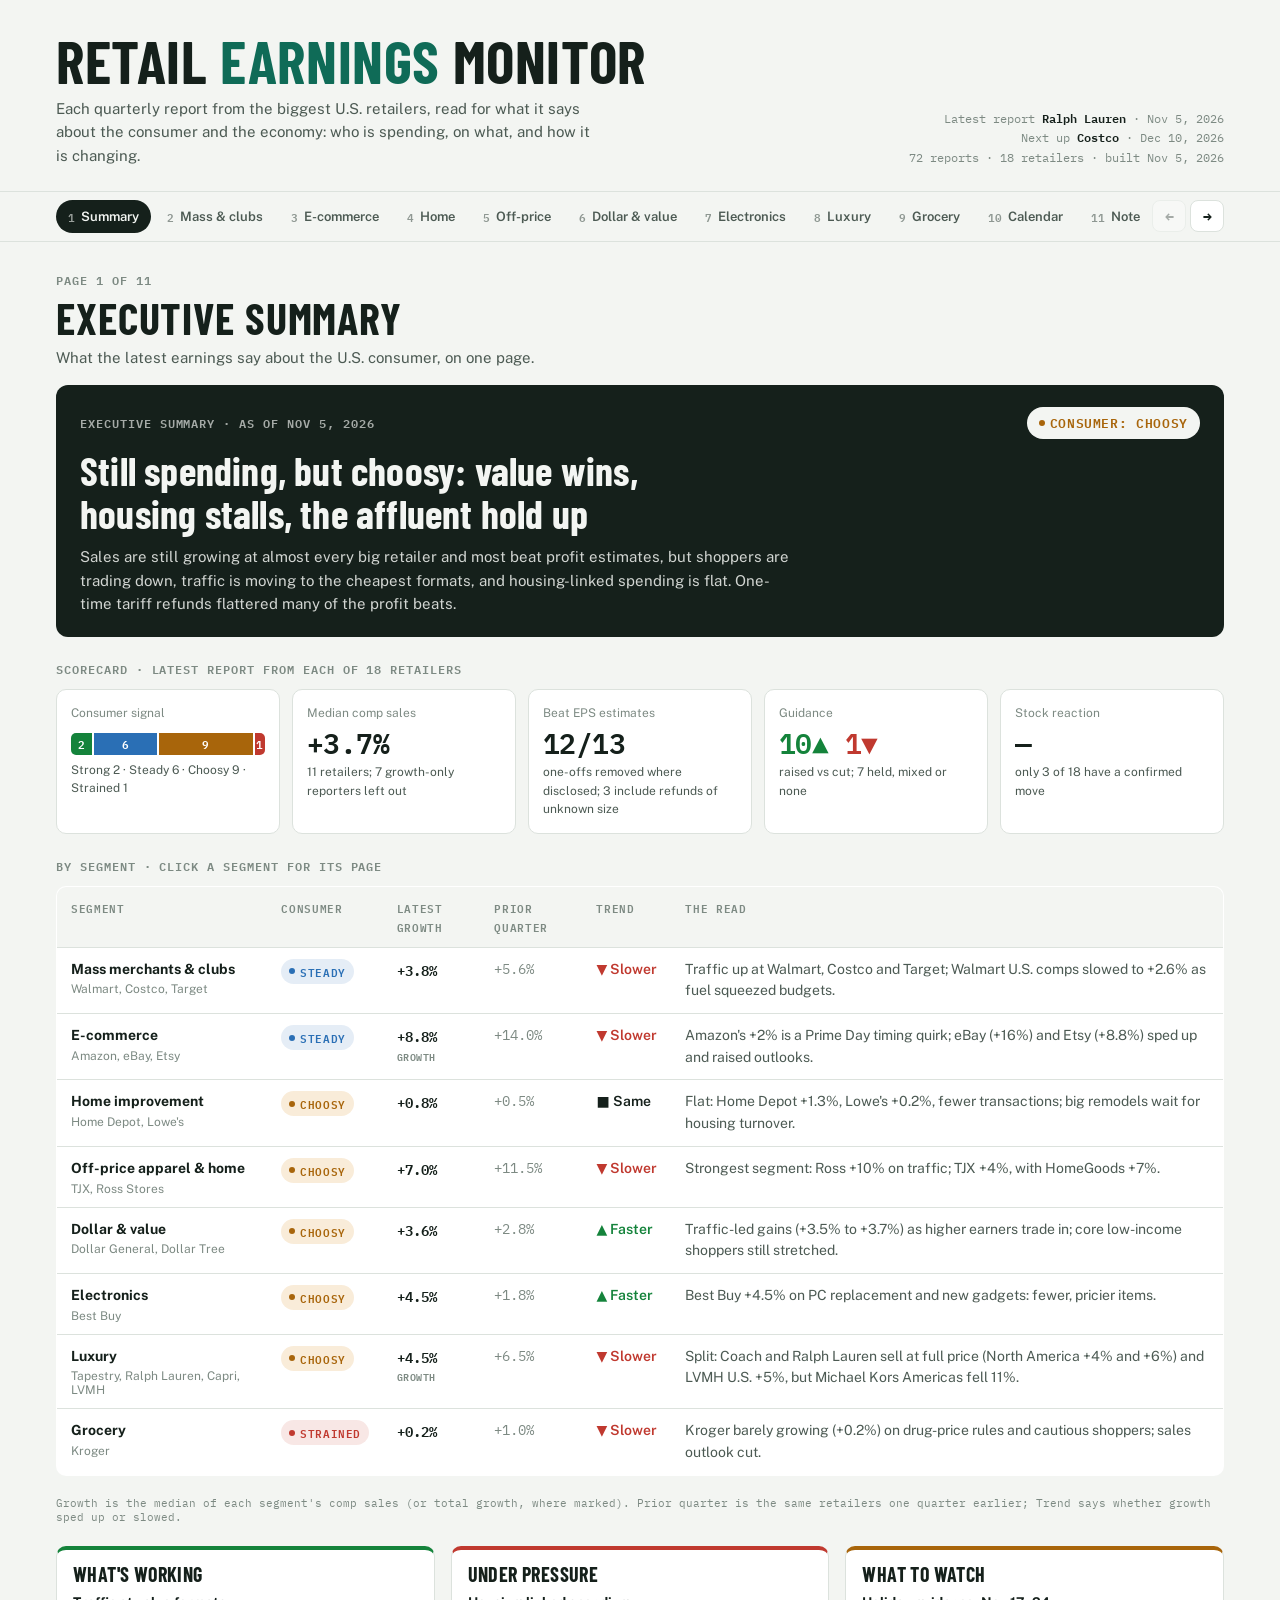
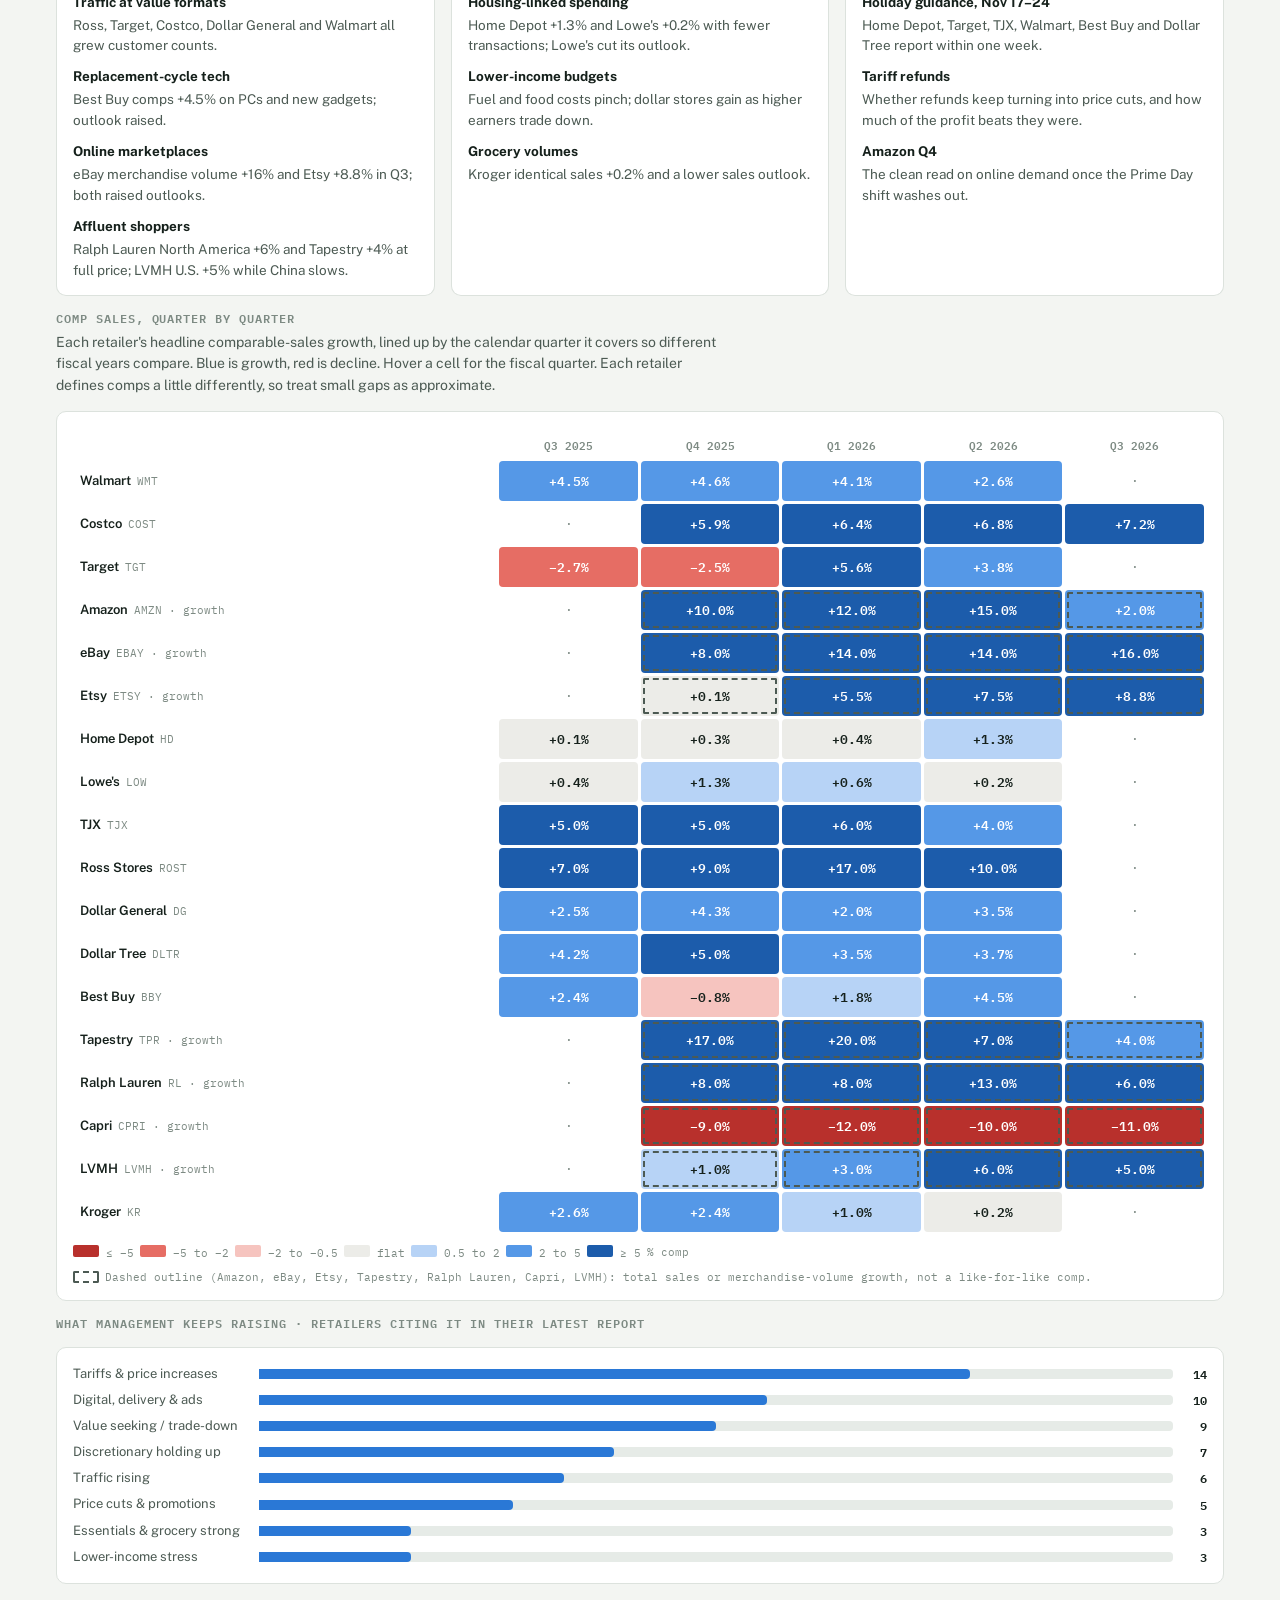
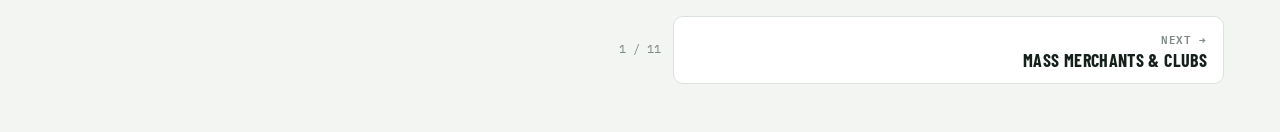
<file: retail/retail-earnings-monitor.html>
<!doctype html>
<html lang="en">
<head>
<meta charset="utf-8">
<meta name="viewport" content="width=device-width, initial-scale=1, viewport-fit=cover">
<title>Retail Earnings Monitor</title>
<meta name="claude:viewport-fit-sides" content="cover">
<meta name="description" content="What big-box retailer earnings say about the U.S. consumer and economy.">
<link rel="preconnect" href="https://fonts.googleapis.com"><link rel="preconnect" href="https://fonts.gstatic.com" crossorigin>
<link rel="stylesheet" href="https://fonts.googleapis.com/css2?family=Barlow+Condensed:wght@600;700&family=IBM+Plex+Mono:wght@400;600&family=Public+Sans:ital,wght@0,400;0,600;0,700;1,400&display=swap">
<style>
/* Layout: a briefing up top (verdict, pulse tiles, themes), then a category filter row,
   then one card per retailer, the comp heatmap, and the earnings calendar.
   Category headers borrow the condensed lettering of store aisle signs. */
:root {
  --paper: #f3f5f2;          /* page plane: slightly green-grey, like store shelving */
  --card: #ffffff;
  --ink: #15201b;
  --ink-2: #4c5a53;
  --muted: #7d8a83;
  --rule: #dce2dd;
  --grid: #e6ebe7;
  --accent: #0f6b57;         /* deep shelf-tag green */
  --accent-soft: rgba(15, 107, 87, 0.10);
  --tag: #ffd84a;            /* price-tag yellow, used once per card */
  --tag-ink: #1d1a05;
  --bar: #2a78d6;            /* single data series */
  --div-pos-3: #1c5cab; --div-pos-2: #5598e7; --div-pos-1: #b7d3f6;
  --div-mid: #ecece8;
  --div-neg-1: #f6c4bf; --div-neg-2: #e66d64; --div-neg-3: #b8302c;
  --strong: #14833b; --strong-bg: rgba(20, 131, 59, 0.12);
  --steady: #2a6fb5; --steady-bg: rgba(42, 111, 181, 0.12);
  --choosy: #a8650b; --choosy-bg: rgba(214, 140, 20, 0.16);
  --strained: #c0392f; --strained-bg: rgba(192, 57, 47, 0.12);
  --display: "Barlow Condensed", "Arial Narrow", "Roboto Condensed", sans-serif;
  --body: "Public Sans", "Segoe UI", system-ui, sans-serif;
  --mono: "IBM Plex Mono", ui-monospace, Menlo, Consolas, monospace;
}
@media (prefers-color-scheme: dark) {
  :root:not([data-theme="light"]) {
    --paper: #0f1412; --card: #171e1b; --ink: #e8eeea; --ink-2: #b4c0b9; --muted: #84918a;
    --rule: #28322d; --grid: #222b27; --accent: #4cc4a4; --accent-soft: rgba(76, 196, 164, 0.14);
    --tag: #f2cc3a; --tag-ink: #1d1a05; --bar: #3987e5;
    --div-pos-3: #5598e7; --div-pos-2: #256abf; --div-pos-1: #1b3d66;
    --div-mid: #2a2f2c;
    --div-neg-1: #5c2725; --div-neg-2: #b2423b; --div-neg-3: #e66767;
    --strong: #4cc27f; --strong-bg: rgba(76, 194, 127, 0.15);
    --steady: #6aa8ec; --steady-bg: rgba(106, 168, 236, 0.15);
    --choosy: #e6aa4a; --choosy-bg: rgba(230, 170, 74, 0.16);
    --strained: #ef7a70; --strained-bg: rgba(239, 122, 112, 0.15);
    color-scheme: dark;
  }
}
:root[data-theme="dark"] {
  --paper: #0f1412; --card: #171e1b; --ink: #e8eeea; --ink-2: #b4c0b9; --muted: #84918a;
  --rule: #28322d; --grid: #222b27; --accent: #4cc4a4; --accent-soft: rgba(76, 196, 164, 0.14);
  --tag: #f2cc3a; --tag-ink: #1d1a05; --bar: #3987e5;
  --div-pos-3: #5598e7; --div-pos-2: #256abf; --div-pos-1: #1b3d66;
  --div-mid: #2a2f2c;
  --div-neg-1: #5c2725; --div-neg-2: #b2423b; --div-neg-3: #e66767;
  --strong: #4cc27f; --strong-bg: rgba(76, 194, 127, 0.15);
  --steady: #6aa8ec; --steady-bg: rgba(106, 168, 236, 0.15);
  --choosy: #e6aa4a; --choosy-bg: rgba(230, 170, 74, 0.16);
  --strained: #ef7a70; --strained-bg: rgba(239, 122, 112, 0.15);
  color-scheme: dark;
}

* { box-sizing: border-box; }
html { scroll-padding-top: 64px; }
body { margin: 0; background: var(--paper); color: var(--ink); font: 15px/1.55 var(--body); }
body::before { content: ""; position: fixed; inset: 0 0 auto; height: env(safe-area-inset-top, 0px); z-index: 10; background: var(--paper); }
.wrap {
  max-width: 1200px; margin: 0 auto;
  padding-left: max(16px, env(safe-area-inset-left, 0px));
  padding-right: max(16px, env(safe-area-inset-right, 0px));
}
a { color: var(--accent); }
a:focus-visible, button:focus-visible, summary:focus-visible { outline: 2px solid var(--accent); outline-offset: 2px; border-radius: 3px; }
h1, h2, h3 { text-wrap: balance; }
.num { font-family: var(--mono); font-variant-numeric: tabular-nums; }

/* Masthead */
.mast { padding-block: 32px 8px; display: flex; flex-wrap: wrap; justify-content: space-between; align-items: end; gap: 12px 24px; }
.mast h1 { margin: 0; font: 700 clamp(38px, 6vw, 60px)/0.95 var(--display); text-transform: uppercase; letter-spacing: 0.01em; }
.mast h1 span { color: var(--accent); }
.mast p { margin: 8px 0 0; color: var(--ink-2); max-width: 60ch; }
.stamp { font: 12px/1.6 var(--mono); color: var(--muted); text-align: right; }
.stamp b { color: var(--ink); font-weight: 600; }

/* Briefing */
.brief { padding-block: 16px 8px; display: grid; grid-template-columns: minmax(0, 1.25fr) minmax(0, 1fr); gap: 20px; }
@media (max-width: 900px) { .brief { grid-template-columns: minmax(0, 1fr); } }
.eyebrow { font: 600 12px var(--mono); text-transform: uppercase; letter-spacing: 0.08em; color: var(--muted); }
.verdict { display: flex; flex-direction: column; gap: 12px; min-width: 0; }
.verdict h2 { margin: 0; font: 600 clamp(26px, 3.2vw, 36px)/1.1 var(--display); letter-spacing: 0.005em; }
.verdict .sum { margin: 0; color: var(--ink-2); max-width: 64ch; }
.points { list-style: none; margin: 4px 0 0; padding: 0; display: grid; gap: 0; border-top: 1px solid var(--rule); }
.points li { padding: 12px 0; border-bottom: 1px solid var(--rule); display: grid; gap: 2px; }
.points b { font-weight: 700; }
.points p { margin: 0; color: var(--ink-2); font-size: 14px; }
.autonote { font-size: 12px; color: var(--muted); }

.pulse { background: var(--card); border: 1px solid var(--rule); border-radius: 10px; padding: 18px; display: flex; flex-direction: column; gap: 16px; min-width: 0; }
.tiles { display: grid; grid-template-columns: repeat(2, minmax(0, 1fr)); gap: 14px 18px; }
.tile .k { font-size: 12px; color: var(--muted); }
.tile .v { font: 600 28px/1.15 var(--mono); font-variant-numeric: tabular-nums; letter-spacing: -0.02em; }
.tile .s { font-size: 12px; color: var(--ink-2); }
.mix { display: flex; height: 26px; gap: 2px; border-radius: 5px; overflow: hidden; }
.mix div { display: flex; align-items: center; justify-content: center; font: 600 11px var(--mono); color: #fff; min-width: 0; overflow: hidden; white-space: nowrap; }
.mix .strong { background: var(--strong); } .mix .steady { background: var(--steady); }
.mix .choosy { background: var(--choosy); } .mix .strained { background: var(--strained); }
.mixkey { display: flex; flex-wrap: wrap; gap: 4px 12px; font-size: 12px; color: var(--ink-2); margin-top: 6px; }
.mixkey i { display: inline-block; width: 9px; height: 9px; border-radius: 2px; margin-right: 5px; vertical-align: 0; }
.themes { display: grid; gap: 6px; }
.theme { display: grid; grid-template-columns: minmax(0, 11rem) minmax(0, 1fr) 1.5rem; gap: 10px; align-items: center; font-size: 13px; }
.theme .lab { color: var(--ink-2); white-space: nowrap; overflow: hidden; text-overflow: ellipsis; }
.theme .track { height: 10px; background: var(--grid); border-radius: 0 4px 4px 0; position: relative; }
.theme .fill { position: absolute; inset: 0 auto 0 0; background: var(--bar); border-radius: 0 4px 4px 0; }
.theme .n { font: 600 12px var(--mono); text-align: right; }

/* Page strip */
.bar { position: sticky; top: env(safe-area-inset-top, 0px); z-index: 5; background: var(--paper); border-bottom: 1px solid var(--rule); border-top: 1px solid var(--rule); margin-top: 16px; }
.bar .wrap { display: flex; align-items: center; gap: 12px; padding-block: 8px; }
.tabs { display: flex; gap: 4px; overflow-x: auto; scrollbar-width: none; flex: 1; min-width: 0; }
.tabs::-webkit-scrollbar { display: none; }
.tabs a {
  flex: none; display: inline-flex; align-items: center; gap: 6px; text-decoration: none;
  font: 600 13px var(--body); color: var(--ink-2); padding: 6px 11px; border-radius: 999px; border: 1px solid transparent;
}
.tabs a:hover { color: var(--ink); border-color: var(--rule); background: var(--card); }
.tabs a[aria-current="page"] { background: var(--ink); color: var(--paper); }
.tabs .pn { font: 600 11px var(--mono); opacity: 0.6; }
.arrows { display: flex; gap: 4px; flex: none; }
.arrows button { font: 600 15px var(--mono); width: 34px; height: 32px; border-radius: 8px; border: 1px solid var(--rule); background: var(--card); color: var(--ink); cursor: pointer; }
.arrows button:hover:not(:disabled) { border-color: var(--accent); }
.arrows button:disabled { opacity: 0.35; cursor: default; }

/* One page */
.page-head { padding-block: 28px 4px; display: grid; gap: 6px; }
.page-head h2 { margin: 0; font: 700 clamp(30px, 4.4vw, 44px)/1 var(--display); text-transform: uppercase; letter-spacing: 0.02em; }
.page-head > p { margin: 0; color: var(--ink-2); max-width: 70ch; }
.glance { display: flex; flex-wrap: wrap; gap: 8px; margin-top: 8px; }
.glance .g { display: inline-flex; align-items: center; gap: 10px; padding: 8px 12px; background: var(--card); border: 1px solid var(--rule); border-radius: 8px; text-decoration: none; color: var(--ink); }
.glance .g:hover { border-color: var(--accent); }
.glance .gn { font-weight: 700; }
.glance .gv { font-weight: 600; }
#page.enter { animation: pagein 0.28s ease-out; }
@keyframes pagein { from { opacity: 0.35; transform: translateY(6px); } to { opacity: 1; transform: none; } }
@media (prefers-reduced-motion: reduce) { #page.enter { animation: none; } }
.pager { display: grid; grid-template-columns: 1fr auto 1fr; align-items: center; gap: 12px; padding-block: 32px 48px; }
.pager .pg { display: grid; gap: 2px; padding: 12px 16px; border: 1px solid var(--rule); border-radius: 10px; background: var(--card); text-decoration: none; color: var(--ink); min-width: 0; }
.pager .pg:hover { border-color: var(--accent); }
.pager .pg span { font: 600 11px var(--mono); text-transform: uppercase; letter-spacing: 0.06em; color: var(--muted); }
.pager .pg b { font: 700 18px/1.15 var(--display); text-transform: uppercase; letter-spacing: 0.02em; }
.pager .next { text-align: right; }
.pager .count { font-size: 12px; color: var(--muted); }
@media (max-width: 520px) {
  .pager { grid-template-columns: 1fr 1fr; }
  .pager .count { grid-column: 1 / -1; grid-row: 2; text-align: center; }
  .pager .pg b { font-size: 15px; }
}

/* Category blocks */
.cat { padding-block: 20px 4px; }
.cat-head { display: flex; flex-wrap: wrap; align-items: baseline; gap: 2px 14px; margin-bottom: 14px; }
.cat-head h2 {
  margin: 0; font: 700 24px/1 var(--display); text-transform: uppercase; letter-spacing: 0.04em;
  background: var(--ink); color: var(--paper); padding: 6px 10px 5px; border-radius: 4px;
}
.cat-head p { margin: 0; color: var(--ink-2); font-size: 14px; max-width: 70ch; }
.cards { display: grid; grid-template-columns: repeat(auto-fill, minmax(min(100%, 360px), 1fr)); gap: 16px; }

/* Retailer card */
.rc { background: var(--card); border: 1px solid var(--rule); border-radius: 10px; padding: 16px; display: flex; flex-direction: column; gap: 12px; min-width: 0; }
.rc-top { display: flex; justify-content: space-between; align-items: start; gap: 10px; }
.rc-name { display: flex; align-items: baseline; gap: 8px; flex-wrap: wrap; }
.rc h3 { margin: 0; font: 700 22px/1.1 var(--display); letter-spacing: 0.01em; }
.rc .tk { font: 600 12px var(--mono); color: var(--muted); }
.rc .when { font: 12px var(--mono); color: var(--muted); }
.verd { font: 600 11px var(--mono); text-transform: uppercase; letter-spacing: 0.05em; padding: 3px 8px; border-radius: 999px; white-space: nowrap; display: inline-flex; gap: 5px; align-items: center; }
.verd::before { content: ""; width: 6px; height: 6px; border-radius: 50%; background: currentColor; }
.verd.strong { color: var(--strong); background: var(--strong-bg); }
.verd.steady { color: var(--steady); background: var(--steady-bg); }
.verd.choosy { color: var(--choosy); background: var(--choosy-bg); }
.verd.strained { color: var(--strained); background: var(--strained-bg); }
.badge { font: 600 11px var(--mono); padding: 2px 7px; border-radius: 4px; border: 1px dashed var(--muted); color: var(--ink-2); }
.says { margin: 0; font-size: 16px; line-height: 1.4; font-weight: 600; }
.says::before { content: "What it says"; display: block; font: 600 11px var(--mono); text-transform: uppercase; letter-spacing: 0.08em; color: var(--muted); margin-bottom: 3px; }

/* Shelf-tag metric strip: the comp number gets the yellow price tag */
.strip { display: grid; grid-template-columns: minmax(0, 1fr); gap: 10px; justify-items: start; }
.pricetag {
  background: var(--tag); color: var(--tag-ink); border-radius: 4px 10px 10px 4px; padding: 8px 12px 7px 20px;
  position: relative; display: flex; flex-direction: column; justify-content: center; min-width: 7.5rem;
}
.pricetag::before { content: ""; position: absolute; left: 6px; top: 50%; width: 5px; height: 5px; margin-top: -2.5px; border-radius: 50%; background: var(--card); }
.pricetag .v { font: 700 30px/1 var(--mono); letter-spacing: -0.03em; font-variant-numeric: tabular-nums; }
.pricetag .l { font-size: 11px; line-height: 1.25; margin-top: 3px; max-width: 9.5rem; }
.kv { display: grid; grid-template-columns: repeat(2, minmax(0, 1fr)); gap: 2px 16px; width: 100%; }
.kv div { display: flex; justify-content: space-between; gap: 6px; font-size: 12.5px; border-bottom: 1px dotted var(--rule); padding: 2px 0; min-width: 0; }
.kv span { color: var(--muted); white-space: nowrap; }
.kv b { font: 600 12.5px var(--mono); font-variant-numeric: tabular-nums; white-space: nowrap; }
.up { color: var(--strong); } .dn { color: var(--strained); }

.msgs { margin: 0; padding-left: 18px; display: grid; gap: 5px; font-size: 14px; }
.msgs li::marker { color: var(--accent); }
.consumer { font-size: 13.5px; color: var(--ink-2); display: grid; gap: 4px; }
.consumer b { color: var(--ink); }
.quote { margin: 0; padding: 8px 12px; border-left: 3px solid var(--accent); background: var(--accent-soft); border-radius: 0 6px 6px 0; font-size: 13.5px; font-style: italic; }
.macro { font-size: 13.5px; padding-top: 10px; border-top: 1px solid var(--rule); }
.macro b { font: 600 11px var(--mono); text-transform: uppercase; letter-spacing: 0.06em; color: var(--accent); margin-right: 6px; }
.rc .themes-row { display: flex; flex-wrap: wrap; gap: 4px; }
.pill { font-size: 11.5px; padding: 1px 8px; border-radius: 999px; background: var(--grid); color: var(--ink-2); }

.spark { position: relative; }
.spark svg { display: block; width: 100%; height: auto; overflow: visible; }
.spark text { fill: var(--muted); font: 10px var(--mono); }
.spark .lbl { fill: var(--ink-2); font-weight: 600; }
.spark-head { display: flex; justify-content: space-between; font-size: 12px; color: var(--muted); margin-bottom: 2px; }

details.hist { font-size: 13.5px; border-top: 1px solid var(--rule); padding-top: 8px; }
details.hist summary { cursor: pointer; font-weight: 600; color: var(--accent); list-style: none; }
details.hist summary::-webkit-details-marker { display: none; }
details.hist summary::before { content: "+ "; font-family: var(--mono); }
details.hist[open] summary::before { content: "− "; }
.past { display: grid; gap: 10px; margin-top: 10px; }
.past div { display: grid; gap: 2px; }
.past .ph { display: flex; gap: 8px; align-items: baseline; flex-wrap: wrap; }
.past .ph b { font-family: var(--mono); font-size: 12px; }
.past p { margin: 0; color: var(--ink-2); }
.srcs { font-size: 12px; color: var(--muted); display: flex; flex-wrap: wrap; gap: 2px 10px; }
.srcs a { color: var(--muted); }
.srcs a:hover { color: var(--accent); }

/* Sections below the cards */
.sec { padding-block: 40px 8px; }
.sec-head { margin-bottom: 14px; display: grid; gap: 4px; }
.sec-head h2 { margin: 0; font: 700 30px/1 var(--display); text-transform: uppercase; letter-spacing: 0.02em; }
.sec-head p { margin: 0; color: var(--ink-2); max-width: 75ch; }
.panel { background: var(--card); border: 1px solid var(--rule); border-radius: 10px; padding: 16px; }
.scroll { overflow-x: auto; }
table.heat { border-collapse: separate; border-spacing: 3px; width: 100%; min-width: 560px; font-size: 13px; }
.heat th { font: 600 11px var(--mono); color: var(--muted); text-align: center; padding: 4px; white-space: nowrap; }
.heat th.rowh { text-align: left; color: var(--ink); font: 600 13px var(--body); }
.heat th.rowh span { font: 11px var(--mono); color: var(--muted); margin-left: 6px; }
.heat td { text-align: center; font: 600 13px var(--mono); font-variant-numeric: tabular-nums; padding: 9px 4px; border-radius: 4px; color: var(--ink); background: var(--div-mid); cursor: default; }
.heat td.na { background: transparent; color: var(--muted); font-weight: 400; }
.heat td.p3 { background: var(--div-pos-3); color: #fff; } .heat td.p2 { background: var(--div-pos-2); color: #fff; } .heat td.p1 { background: var(--div-pos-1); }
.heat td.n1 { background: var(--div-neg-1); } .heat td.n2 { background: var(--div-neg-2); color: #fff; } .heat td.n3 { background: var(--div-neg-3); color: #fff; }
.heat td.pending { outline: 1px dashed var(--muted); outline-offset: -2px; }
.scale { display: flex; flex-wrap: wrap; align-items: center; gap: 6px; font: 11px var(--mono); color: var(--muted); margin-top: 10px; }
.scale i { width: 26px; height: 12px; border-radius: 2px; display: inline-block; }

.cal { display: grid; grid-template-columns: repeat(auto-fill, minmax(min(100%, 250px), 1fr)); gap: 10px; }
.cal .ev { background: var(--card); border: 1px solid var(--rule); border-radius: 8px; padding: 12px; display: grid; grid-template-columns: auto minmax(0, 1fr); gap: 2px 12px; align-items: center; }
.cal .date { grid-row: span 2; text-align: center; border-right: 1px solid var(--rule); padding-right: 12px; }
.cal .date b { display: block; font: 700 26px/1 var(--display); }
.cal .date span { font: 600 11px var(--mono); color: var(--muted); text-transform: uppercase; }
.cal .who { font-weight: 700; }
.cal .what { font-size: 12px; color: var(--muted); }
.cal .ev.past-ev { opacity: 0.6; }

.tip { position: absolute; pointer-events: none; z-index: 20; background: var(--ink); color: var(--paper); font: 12px/1.45 var(--mono); padding: 6px 9px; border-radius: 5px; white-space: pre; transform: translate(-50%, calc(-100% - 8px)); }
.foot { margin: 20px auto 0; padding-top: 0; font-size: 13px; color: var(--muted); display: grid; gap: 8px; }
.foot > * { max-width: 100ch; }
.foot p { margin: 0; }
@media (max-width: 520px) {
  .tiles { grid-template-columns: minmax(0, 1fr) minmax(0, 1fr); }
  .theme { grid-template-columns: minmax(0, 8.5rem) minmax(0, 1fr) 1.5rem; }
}
@media (prefers-reduced-motion: no-preference) { html { scroll-behavior: smooth; } }
.heat-sec { padding-block: 12px 0; }
.heat-sec .sec-head p { font-size: 14px; }
.dnotes { font-size: 12.5px; color: var(--ink-2); background: var(--grid); border-radius: 6px; padding: 8px 10px; }
.dnotes b { font: 600 11px var(--mono); text-transform: uppercase; letter-spacing: 0.06em; color: var(--muted); }
.dnotes ul { margin: 4px 0 0; padding-left: 16px; display: grid; gap: 3px; }
.past .pnote { font-size: 12px; color: var(--muted); }
.heat td.growth { outline: 2px dashed var(--ink-2); outline-offset: -4px; }
.foot h2 { margin: 8px 0 0; font: 700 22px/1 var(--display); text-transform: uppercase; letter-spacing: 0.02em; color: var(--ink); }
.datanotes { margin: 0; display: grid; grid-template-columns: minmax(0, 14rem) minmax(0, 1fr); gap: 8px 20px; }
.datanotes dt { font-weight: 700; color: var(--ink); }
.datanotes dd { margin: 0; }
@media (max-width: 640px) { .datanotes { grid-template-columns: minmax(0, 1fr); gap: 2px; } .datanotes dd { margin-bottom: 8px; } }
.kv div.wide { grid-column: 1 / -1; }
.cal .conf { color: var(--strong); font-weight: 600; }
.cal .basis { display: block; margin-top: 2px; font-size: 11.5px; color: var(--muted); }
.glance .gtag { font: 600 10px var(--mono); text-transform: uppercase; letter-spacing: 0.05em; color: var(--muted); border: 1px dashed var(--muted); border-radius: 4px; padding: 1px 5px; }
.scale .growth-key { width: 26px; height: 12px; border: 2px dashed var(--ink-2); border-radius: 2px; background: transparent; }

/* Executive summary */
.exec { display: grid; gap: 22px; padding-block: 12px 0; }
.bottom { background: var(--ink); color: var(--paper); border-radius: 12px; padding: 22px 24px; display: grid; gap: 10px; }
.bottom .eyebrow { color: var(--paper); opacity: 0.65; }
.bl-top { display: flex; justify-content: space-between; align-items: center; gap: 10px; flex-wrap: wrap; }
.bottom h2 { margin: 0; font: 700 clamp(26px, 3.6vw, 40px)/1.08 var(--display); letter-spacing: 0.005em; max-width: 44ch; }
.bottom .sum { margin: 0; opacity: 0.85; max-width: 80ch; }
.verd.big { font-size: 13px; padding: 5px 12px; background: var(--paper); }
.bottom .autonote { color: var(--paper); opacity: 0.6; }
.block { display: grid; gap: 10px; min-width: 0; }
.score { display: grid; grid-template-columns: repeat(5, minmax(0, 1fr)); gap: 12px; }
@media (max-width: 1000px) { .score { grid-template-columns: repeat(3, minmax(0, 1fr)); } }
@media (max-width: 600px) { .score { grid-template-columns: repeat(2, minmax(0, 1fr)); } }
.score .tile { background: var(--card); border: 1px solid var(--rule); border-radius: 10px; padding: 14px; display: grid; gap: 4px; align-content: start; min-width: 0; }
.score .mix { height: 22px; margin-block: 6px 2px; }
.score .v .up { color: var(--strong); } .score .v .dn { color: var(--strained); }
table.seg { width: 100%; min-width: 720px; border-collapse: collapse; background: var(--card); border: 1px solid var(--rule); border-radius: 10px; overflow: hidden; font-size: 14px; }
.seg th, .seg td { padding: 11px 14px; border-bottom: 1px solid var(--rule); text-align: left; vertical-align: top; }
.seg thead th { font: 600 11px var(--mono); text-transform: uppercase; letter-spacing: 0.06em; color: var(--muted); background: var(--paper); }
.seg tbody tr:last-child th, .seg tbody tr:last-child td { border-bottom: 0; }
.seg tbody tr:hover { background: var(--accent-soft); }
.seg th[scope="row"] { min-width: 12rem; }
.seg th[scope="row"] a { color: var(--ink); font-weight: 700; text-decoration: none; display: block; }
.seg th[scope="row"] a:hover { color: var(--accent); text-decoration: underline; }
.seg th[scope="row"] span { display: block; font: 400 12px var(--body); color: var(--muted); margin-top: 2px; }
.seg td.num { font-weight: 600; white-space: nowrap; }
.seg .gnote { display: block; font: 600 10px var(--mono); text-transform: uppercase; color: var(--muted); letter-spacing: 0.05em; }
.seg .delta.up { color: var(--strong); } .seg .delta.dn { color: var(--strained); }
.seg td.read { color: var(--ink-2); min-width: 18rem; }
.cols3 { grid-template-columns: repeat(3, minmax(0, 1fr)); gap: 16px; }
@media (max-width: 900px) { .cols3 { grid-template-columns: minmax(0, 1fr); } }
.col { background: var(--card); border: 1px solid var(--rule); border-top: 4px solid var(--steady); border-radius: 10px; padding: 14px 16px; min-width: 0; }
.col.pos { border-top-color: var(--strong); } .col.neg { border-top-color: var(--strained); } .col.watch { border-top-color: var(--choosy); }
.col h3 { margin: 0 0 8px; font: 700 20px/1 var(--display); text-transform: uppercase; letter-spacing: 0.02em; }
.col ul { list-style: none; margin: 0; padding: 0; display: grid; gap: 10px; }
.col li { display: grid; gap: 2px; font-size: 13.5px; }
.col li span { color: var(--ink-2); }
.panel.themes { display: grid; gap: 6px; }
@media (max-width: 600px) { .score .tile:first-child { grid-column: 1 / -1; } }
.seg td.prior { color: var(--muted); font-weight: 400; }
.seg td.delta { font-weight: 600; white-space: nowrap; }
</style>
</head>
<body>
<div id="app"></div>
<script>
window.RETAIL_DATA = {"built":"2026-11-05","categories":[{"key":"mass","short":"Mass & clubs","name":"Mass merchants & clubs","reads":"The broadest read on the middle of the market: groceries, household basics and general merchandise."},{"key":"ecom","short":"E-commerce","name":"E-commerce","reads":"Online share gains, marketplaces and discretionary goods bought online. Amazon is retail only (no AWS); eBay and Etsy report what shoppers buy on their marketplaces (GMV / GMS)."},{"key":"home","short":"Home","name":"Home improvement","reads":"The housing proxy: turnover, mortgage rates, big-ticket projects and contractor demand."},{"key":"offprice","short":"Off-price","name":"Off-price apparel & home","reads":"Treasure-hunt value shopping across incomes; a gauge of trade-down from department stores."},{"key":"value","short":"Dollar & value","name":"Dollar & value","reads":"The clearest window on lower-income households: paycheck timing, benefits and trade-down."},{"key":"electronics","short":"Electronics","name":"Electronics","reads":"Pure discretionary, big-ticket demand and replacement cycles."},{"key":"luxury","short":"Luxury","name":"Luxury","reads":"The top of the income ladder: aspirational and high-end shoppers, pricing power and the wealth effect."},{"key":"grocery","short":"Grocery","name":"Grocery","reads":"Food inflation, private label and pharmacy: the non-negotiable part of the budget."}],"retailers":[{"ticker":"WMT","name":"Walmart","category":"mass","cik":104169,"comp_label":"Walmart U.S. comp ex fuel"},{"ticker":"COST","name":"Costco","category":"mass","cik":909832,"comp_label":"U.S. comp ex gas & FX"},{"ticker":"TGT","name":"Target","category":"mass","cik":27419,"comp_label":"Comparable sales"},{"ticker":"AMZN","name":"Amazon","category":"ecom","cik":1018724,"comp_label":"Online stores sales growth","comp_is_growth":true},{"ticker":"EBAY","name":"eBay","category":"ecom","cik":1065088,"comp_label":"GMV growth","comp_is_growth":true},{"ticker":"ETSY","name":"Etsy","category":"ecom","cik":1370637,"comp_label":"GMS growth","comp_is_growth":true},{"ticker":"HD","name":"Home Depot","category":"home","cik":354950,"comp_label":"U.S. comparable sales"},{"ticker":"LOW","name":"Lowe's","category":"home","cik":60667,"comp_label":"Comparable sales"},{"ticker":"TJX","name":"TJX","category":"offprice","cik":109198,"comp_label":"Comparable store sales"},{"ticker":"ROST","name":"Ross Stores","category":"offprice","cik":745732,"comp_label":"Comparable store sales"},{"ticker":"DG","name":"Dollar General","category":"value","cik":29534,"comp_label":"Same-store sales"},{"ticker":"DLTR","name":"Dollar Tree","category":"value","cik":935703,"comp_label":"Dollar Tree comparable sales"},{"ticker":"BBY","name":"Best Buy","category":"electronics","cik":764478,"comp_label":"Domestic comparable sales"},{"ticker":"TPR","name":"Tapestry","category":"luxury","cik":1116132,"comp_label":"North America revenue growth","comp_is_growth":true},{"ticker":"RL","name":"Ralph Lauren","category":"luxury","cik":1037038,"comp_label":"North America revenue growth","comp_is_growth":true},{"ticker":"CPRI","name":"Capri","category":"luxury","cik":1530721,"comp_label":"Michael Kors Americas revenue","comp_is_growth":true},{"ticker":"LVMH","name":"LVMH","category":"luxury","cik":null,"comp_label":"Organic revenue growth","comp_is_growth":true},{"ticker":"KR","name":"Kroger","category":"grocery","cik":56873,"comp_label":"Identical sales ex fuel"}],"themes":{"value_seeking":"Value seeking / trade-down","high_income_gains":"Higher-income shoppers driving gains","low_income_stress":"Lower-income stress","big_ticket_weak":"Big-ticket / discretionary soft","discretionary_ok":"Discretionary holding up","essentials_strong":"Essentials & grocery strong","housing_drag":"Housing drag","tariff_pricing":"Tariffs & price increases","price_deflation":"Price cuts & promotions","traffic_up":"Traffic rising","traffic_down":"Traffic falling","digital_strength":"Digital, delivery & ads","membership_strength":"Membership strength","weather_calendar":"Weather & calendar effects","inventory_clean":"Lean inventories","pro_contractor":"Contractor (Pro) demand"},"verdicts":["strong","steady","choosy","strained"],"reports":[{"ticker":"AMZN","fiscal_period":"Q4 2025","period_end":"2025-12-31","report_date":"2026-02-05","headline":"Amazon holiday quarter: online stores up ~10%, North America margin ~9%, but $200B capex plan sinks shares.","metrics":{"revenue_bn":213.4,"revenue_yoy_pct":14,"revenue_consensus_bn":null,"comp_pct":10,"comp_label":"Online stores sales growth (ex-FX if available)","traffic_pct":null,"ticket_pct":null,"ecom_yoy_pct":10,"gross_margin_bps":null,"eps_adj":1.95,"eps_consensus":1.97,"inventory_yoy_pct":null,"stock_reaction_pct":null,"eps_ex_one_offs":null},"guidance":"none","guidance_note":"Q1 2026: net sales $173.5-178.5B (+11-15%), operating income $16.5-21.5B incl. ~$1B higher Amazon Leo costs; ~$200B 2026 capex.","key_messages":["Online stores sales ~$83B, up ~10%, through the holiday quarter.","North America sales $127.1B (+10%); segment operating income $11.5B vs $9.3B, margin ~9.0%.","Third-party seller services ~$52.8B (+11%); advertising $21.3B (~+23%); subscriptions ~$13.1B (+14%).","Q4 included ~$2.4B of special charges (tax/litigation, severance, physical-store impairments).","Jassy described stores growing briskly across North America and International."],"consumer":{"verdict":"steady","income_split":null,"big_ticket":null,"pricing":null,"quote":null},"themes":["digital_strength"],"macro_read":"Solid ~10% online goods growth over the 2025 holidays signals resilient US e-commerce demand; investor focus was on AI capex, not the consumer.","sources":[{"label":"Amazon Q4 2025 release (Business Wire)","url":"https://www.businesswire.com/news/home/20260204777163/en/Amazon.com-Announces-Fourth-Quarter-Results"},{"label":"About Amazon: Q4 2025 earnings","url":"https://aboutamazon.com/news/company-news/amazon-earnings-q4-2025-report"},{"label":"Futurum: Q4 FY2025 revenue beat, $200B capex","url":"https://futurumgroup.com/insights/amazon-q4-fy-2025-revenue-beat-aws-24-amid-200b-capex-plan"},{"label":"Mediaweek: ad business +23%","url":"https://www.mediaweek.com.au/amazons-ad-business-jumps-23-as-aws-grows-fast"},{"label":"The Star/Reuters: shares tumble on capex","url":"https://www.thestar.com.my/tech/tech-news/2026/02/06/amazon-sees-50-boost-to-capital-spending-this-year-shares-tumble"}],"notes":["Online stores growth is total growth, not a like-for-like comp. EPS is GAAP; Amazon reports no adjusted figure."],"eps_surprise_pct":-1.0,"rev_surprise_pct":null,"status":"reviewed","one_offs_undisclosed":false,"file":"reports/AMZN/2025-12-31.json","cal_quarter":"2025 Q4"},{"ticker":"AMZN","fiscal_period":"Q1 2026","period_end":"2026-03-31","report_date":"2026-04-29","headline":"Amazon online store sales grow 12% and North America profit jumps; Jassy says average prices on Amazon.com fell YoY.","metrics":{"revenue_bn":181.5,"revenue_yoy_pct":17,"revenue_consensus_bn":177.2,"comp_pct":12,"comp_label":"Online stores sales growth (ex-FX if available)","traffic_pct":null,"ticket_pct":null,"ecom_yoy_pct":12,"gross_margin_bps":null,"eps_adj":2.78,"eps_consensus":null,"inventory_yoy_pct":null,"stock_reaction_pct":null,"eps_ex_one_offs":null},"guidance":"none","guidance_note":"Q2 2026: net sales $194-199B (+16-19%), operating income $20-24B, assuming Prime Day in Q2. EPS shown is GAAP, incl. $16.8B pre-tax Anthropic gains.","key_messages":["Online stores sales $64.3B, +12%; physical stores +5% to $5.8B.","North America sales $104.1B (+12%); segment operating income $8.3B vs $5.8B, margin ~8.0%.","Third-party seller services ~$41.6B (+14%); advertising $17.2B (+24%); subscriptions ~$13.4B (+15%).","Jassy said average prices on Amazon.com decreased versus the prior year.","Guidance assumes higher transportation costs tied to fuel inflation."],"consumer":{"verdict":"steady","income_split":null,"big_ticket":null,"pricing":"Average selling prices on Amazon.com lower YoY; fuel inflation raising transport costs.","quote":null},"themes":["digital_strength","price_deflation"],"macro_read":"Double-digit online goods growth with lower average prices points to healthy US e-commerce unit demand in early 2026; fuel costs were the main inflation flag.","sources":[{"label":"Amazon Q1 2026 8-K exhibit 99.1","url":"https://www.sec.gov/Archives/edgar/data/0001018724/000101872426000012/amzn-20260331xex991.htm"},{"label":"Amazon Q1 2026 release (Business Wire via Seeking Alpha)","url":"https://seekingalpha.com/pr/20493420"},{"label":"EcomCrew: ads +24%, online stores +12%","url":"https://www.ecomcrew.com/amazon-q1-2026-earnings-results/"},{"label":"Motley Fool Q1 2026 call transcript","url":"https://www.fool.com/earnings/call-transcripts/2026/04/29/amazon-amzn-q1-2026-earnings-call-transcript/"},{"label":"Fortune: Q1 earnings, capex","url":"https://fortune.com/2026/04/30/amazon-earnings-cloud-sales-ai-capex-stock-falls/"}],"notes":["EPS is GAAP and includes $16.8B of pre-tax gains on Amazon's Anthropic investment, so no consensus comparison is shown.","Online stores growth is total growth, not a like-for-like comp."],"eps_surprise_pct":null,"rev_surprise_pct":2.4,"status":"reviewed","one_offs_undisclosed":false,"file":"reports/AMZN/2026-03-31.json","cal_quarter":"2026 Q1"},{"ticker":"AMZN","fiscal_period":"Q2 2026","period_end":"2026-06-30","report_date":"2026-07-30","headline":"Amazon online store sales jump 15% with Prime Day pulled into June; grocery and essentials outgrow the rest of retail.","metrics":{"revenue_bn":200.6,"revenue_yoy_pct":20,"revenue_consensus_bn":197.11,"comp_pct":15,"comp_label":"Online stores sales growth (ex-FX if available)","traffic_pct":null,"ticket_pct":null,"ecom_yoy_pct":16,"gross_margin_bps":null,"eps_adj":5.75,"eps_consensus":null,"inventory_yoy_pct":null,"stock_reaction_pct":null,"eps_ex_one_offs":null},"guidance":"none","guidance_note":"Q3 2026: net sales $197-202B (+9-12%), below ~$203.9B consensus; operating income $22.5-26.5B. EPS shown is GAAP, inflated by ~$53B Anthropic-related gains.","key_messages":["Online stores sales $70.4B vs $61.5B (~+15%), boosted by Prime Day moving to June 23-26 from July.","North America sales $116.2B (+16%); segment operating income $9.1B vs $7.5B, margin ~7.8%.","Third-party seller services $46.8B (+16% ex-FX); advertising $19.8B, +26%; subscriptions $13.7B, +12%.","Jassy: grocery and everyday essentials growing meaningfully faster than the rest of stores, helped by record delivery speeds.","Numerator estimated average Prime Day household spend fell to $143.45 from $156.37: more items, smaller baskets."],"consumer":{"verdict":"choosy","income_split":null,"big_ticket":null,"pricing":null,"quote":null},"themes":["essentials_strong","digital_strength","value_seeking","weather_calendar"],"macro_read":"Strong headline growth is partly calendar; the mix toward grocery and essentials and smaller Prime Day baskets point to a consumer who keeps spending but stays price-conscious.","sources":[{"label":"Amazon Q2 2026 10-Q","url":"https://www.sec.gov/Archives/edgar/data/0001018724/000101872426000026/amzn-20260630.htm"},{"label":"Pulse 2.0: Q2 2026 net sales +20%","url":"https://pulse2.com/amazon-reveals-net-sales-up-20-to-200-6-billion-for-q2-2026/"},{"label":"EcomCrew: Q2 2026 earnings detail","url":"https://www.ecomcrew.com/amazon-q2-2026-earnings/"},{"label":"Modern Retail: groceries and essentials growing faster","url":"https://www.modernretail.co/operations/amazon-says-groceries-and-essentials-are-growing-meaningfully-faster-than-the-rest-of-its-stores-business/"},{"label":"Digital Commerce 360: Q2 FY26","url":"https://www.digitalcommerce360.com/2026/07/31/amazon-sales-revenue-aws-ai-q2-fy26/"},{"label":"Zacks: Q2 key metrics","url":"https://www.zacks.com/stock/news/2965237/amazon-amzn-reports-q2-earnings-what-key-metrics-have-to-say"}],"notes":["EPS is GAAP and includes about $53B of Anthropic-related gains, so no consensus comparison is shown.","Online stores growth is total growth, not a like-for-like comp."],"eps_surprise_pct":null,"rev_surprise_pct":1.8,"status":"reviewed","one_offs_undisclosed":false,"file":"reports/AMZN/2026-06-30.json","cal_quarter":"2026 Q2"},{"ticker":"AMZN","fiscal_period":"Q3 2026","period_end":"2026-09-30","report_date":"2026-10-29","headline":"Amazon online store sales up just 2% as Prime Day shifts to Q2; North America margin improves but EPS misses.","metrics":{"revenue_bn":201.9,"revenue_yoy_pct":12,"revenue_consensus_bn":202.31,"comp_pct":2,"comp_label":"Online stores sales growth (ex-FX if available)","traffic_pct":null,"ticket_pct":null,"ecom_yoy_pct":6,"gross_margin_bps":null,"eps_adj":1.89,"eps_consensus":1.96,"inventory_yoy_pct":null,"stock_reaction_pct":null,"eps_ex_one_offs":null},"guidance":"none","guidance_note":"Q4 2026: net sales $240-247B (+12-16%), midpoint below ~$244.5B consensus; operating income $28.5-33.5B; ad growth seen back to high teens.","key_messages":["Online stores sales ~$68.5B, +2%; Prime Day moved into Q2, which Amazon says cut Q3 growth by ~400bps.","North America sales $112.9B (+6%); segment operating income $8.7B vs $4.8B, margin ~7.7%.","Third-party seller services $46.5B, +9% (+10% ex-FX); advertising ~$19.6B, +11% (12% ex-FX), down from 26% in Q2.","Subscription services about $14.0B, up ~11%.","Amazon cites fastest Q3 deliveries ever: 1.5B+ items same-day/overnight; grocery gross sales near $250B over trailing 12 months."],"consumer":{"verdict":"steady","income_split":null,"big_ticket":null,"pricing":null,"quote":null},"themes":["essentials_strong","digital_strength","weather_calendar"],"macro_read":"After stripping out the Prime Day timing shift, US online goods demand looks steady, not weak; growth leaning on grocery and essentials fits a cautious consumer. The holiday outlook was guided conservatively.","sources":[{"label":"Amazon Q3 2026 release (IR)","url":"https://ir.aboutamazon.com/news-release/news-release-details/2026/Amazon-com-Announces-Third-Quarter-Results/"},{"label":"Amazon Q3 2026 8-K exhibit 99.1","url":"https://www.sec.gov/Archives/edgar/data/0001018724/000101872426000038/amzn-20260930xex991.htm"},{"label":"Amazon Q3 2026 10-Q","url":"https://www.sec.gov/Archives/edgar/data/0001018724/000101872426000040/amzn-20260930.htm"},{"label":"About Amazon: stores growth Q3 2026","url":"https://www.aboutamazon.com/md/news/company-news/amazon-stores-growth-q3-2026-earnings"},{"label":"XTB: record operating margin vs capex","url":"https://www.xtb.com/int/market-analysis/news-and-research/amazon-record-breaking-operating-margin-outshined-by-capex-growth"},{"label":"Exchange4media: ad revenue +12% misses","url":"https://www.exchange4media.com/digital-news/amazon-ad-revenue-rises-12-to-196-billion-in-q3-misses-estimates-159654.html"},{"label":"AJC/AP: Q3 results miss, cautious Q4 outlook","url":"https://www.ajc.com/news/2026/10/amazons-3q-results-miss-analysts-estimates-but-posts-solid-sales-gains-in-cloud-computing-unit/"}],"notes":["Online stores growth of 2% is depressed by Prime Day moving from Q3 into June (Q2); Amazon put the effect at about 4 points.","Online stores growth is total growth, not a like-for-like comp. EPS is GAAP; Amazon reports no adjusted figure."],"eps_surprise_pct":-3.6,"rev_surprise_pct":-0.2,"status":"reviewed","one_offs_undisclosed":false,"file":"reports/AMZN/2026-09-30.json","cal_quarter":"2026 Q3"},{"ticker":"BBY","fiscal_period":"Q3 FY2026","period_end":"2025-11-01","report_date":"2025-11-25","headline":"Best Buy posts strongest comps in about three years on computing, Switch 2 and phones; raises full-year outlook.","metrics":{"revenue_bn":9.67,"revenue_yoy_pct":2.4,"revenue_consensus_bn":null,"comp_pct":2.4,"comp_label":"Domestic comparable sales","traffic_pct":null,"ticket_pct":null,"ecom_yoy_pct":3.5,"gross_margin_bps":-30,"eps_adj":1.4,"eps_consensus":1.3,"inventory_yoy_pct":null,"stock_reaction_pct":null,"eps_ex_one_offs":null},"guidance":"raised","guidance_note":"FY26 comps raised to +0.5% to +1.2% (from -1% to +1%); adj EPS $6.25-6.35 (from $6.15-6.30); Q4 comp -1% to +1%.","key_messages":["Domestic comp +2.4%, enterprise +2.7%; adj EPS $1.40 beat ~$1.30 consensus.","Computing posted a 7th straight positive quarter; Nintendo Switch 2 drove gaming; mobile phones also grew.","Home theater and appliances declined, showing weakness outside upgrade-cycle categories.","Domestic gross rate fell to 23.3% from 23.6% on lower product margins amid tariff-related costs.","GAAP EPS of $0.66 hit by Best Buy Health impairment."],"consumer":{"verdict":"choosy","income_split":null,"big_ticket":"Upgrade-driven categories (PCs, gaming, phones) strong; home theater and appliances down.","pricing":"Tariffs weighed on electronics; Best Buy absorbed some costs and diversified sourcing, with shoppers often buying on discount.","quote":null},"themes":["discretionary_ok","big_ticket_weak","tariff_pricing","value_seeking"],"macro_read":"Consumers will spend on new devices and replacement cycles, but housing-linked durables stay weak and buyers wait for deals.","sources":[{"label":"Best Buy Q3 FY26 release (PDF)","url":"https://s204.q4cdn.com/864376893/files/doc_earnings/2026/q3/earnings-result/Best-Buy-Reports-Fiscal-Third-Quarter-2026-Results.pdf"},{"label":"Barchart: Best Buy Reports Third Quarter Results","url":"https://www.barchart.com/story/news/36301575/best-buy-reports-third-quarter-results"},{"label":"News Tribune (AP): Best Buy ups sales outlook","url":"https://www.newstribune.com/news/2025/nov/26/best-buy-ups-sales-outlook-heading-into-holiday/"},{"label":"Best Buy Q3 FY26 10-Q","url":"https://www.sec.gov/Archives/edgar/data/764478/000076447825000057/bby-20251101.htm"}],"eps_surprise_pct":7.7,"rev_surprise_pct":null,"status":"reviewed","notes":[],"one_offs_undisclosed":false,"file":"reports/BBY/2025-11-01.json","cal_quarter":"2025 Q3"},{"ticker":"BBY","fiscal_period":"Q4 FY2026","period_end":"2026-01-31","report_date":"2026-03-03","headline":"Best Buy's holiday comps slip 0.8% on soft industry demand; memory-chip costs cloud a flat FY27 outlook.","metrics":{"revenue_bn":13.81,"revenue_yoy_pct":-1.0,"revenue_consensus_bn":13.88,"comp_pct":-0.8,"comp_label":"Domestic comparable sales","traffic_pct":null,"ticket_pct":null,"ecom_yoy_pct":null,"gross_margin_bps":null,"eps_adj":2.61,"eps_consensus":2.47,"inventory_yoy_pct":null,"stock_reaction_pct":null,"eps_ex_one_offs":null},"guidance":"initiated","guidance_note":"FY27: revenue $41.2-42.1B, comps -1% to +1%, adj op margin 4.3-4.4%, adj EPS $6.30-6.60; Q1 comp ~+1%.","key_messages":["Domestic comp -0.8% (vs +0.2%); revenue $13.81B missed, but adj EPS $2.61 beat.","Barry cited slightly softer industry demand in the holiday quarter; weak Nov-Dec, then stronger late Dec-early Jan.","Computing posted an 8th straight positive quarter (laptops, desktops); gaming grew but much slower than prior two quarters.","Memory-component demand is creating cost inflation and supply uncertainty, especially in computing - the main FY27 risk.","Domestic gross profit rate ~flat at 20.9% as Ads/Marketplace offset lower product margins."],"consumer":{"verdict":"choosy","income_split":null,"big_ticket":"Holiday demand for consumer electronics was slightly soft; shoppers concentrated on promotional periods.","pricing":"Memory-chip cost inflation expected to lift computing prices and constrain supply in FY27.","quote":null},"themes":["big_ticket_weak","value_seeking","tariff_pricing","weather_calendar"],"macro_read":"Holiday tech spending was lackluster and event-driven, and component inflation threatens to raise device prices; discretionary demand is flat at best.","sources":[{"label":"Best Buy Q4 FY26 release (SEC 8-K Ex. 99)","url":"https://www.sec.gov/Archives/edgar/data/764478/000076447826000005/bby-fy26q4xexx99.htm"},{"label":"Best Buy corporate news: Q4 FY26","url":"https://corporate.bestbuy.com/2026/best-buy-reports-q4-fy26-results/"},{"label":"Retail Insight Network: Best Buy Q4 revenue edges down","url":"https://www.retail-insight-network.com/newsletters/best-buy-q4-revenue-edges-down"},{"label":"Yahoo Finance: Best Buy Q4 2026","url":"https://finance.yahoo.com/news/best-buy-bby-q4-2026-144532545.html"}],"eps_surprise_pct":5.7,"rev_surprise_pct":-0.5,"status":"reviewed","notes":[],"one_offs_undisclosed":false,"file":"reports/BBY/2026-01-31.json","cal_quarter":"2025 Q4"},{"ticker":"BBY","fiscal_period":"Q1 FY2027","period_end":"2026-05-02","report_date":"2026-05-28","headline":"Best Buy beats on gaming, computing and phones; domestic comps +1.8% while appliances slump; guidance held.","metrics":{"revenue_bn":8.936,"revenue_yoy_pct":1.9,"revenue_consensus_bn":8.82,"comp_pct":1.8,"comp_label":"Domestic comparable sales","traffic_pct":null,"ticket_pct":null,"ecom_yoy_pct":1.4,"gross_margin_bps":10,"eps_adj":1.28,"eps_consensus":1.22,"inventory_yoy_pct":null,"stock_reaction_pct":null,"eps_ex_one_offs":null},"guidance":"maintained","guidance_note":"Reiterated FY27 revenue $41.2-42.1B, comps -1% to +1%, adj EPS $6.30-6.60; Q2 comp guided ~+1% while lapping last June's gaming launch.","key_messages":["Domestic comp +1.8% (vs -0.7% a year ago); enterprise comp +2.0%, revenue $8.94B, adj EPS $1.28 up 11%.","Gaming, computing, mobile phones and services led; major appliances fell sharply (appliance comps reported down ~13.6%).","May month-to-date comps ran up high single digits, but Q2 guided ~+1% against a ~$200M gaming-launch comparison.","Management sees no material memory-related inventory supply constraints for the rest of FY27.","CEO Corie Barry to step down; Jason Bonfig takes over Nov. 1, 2026."],"consumer":{"verdict":"choosy","income_split":null,"big_ticket":"Tech categories (gaming, computing, phones) grew, but big-ticket major appliances declined sharply.","pricing":null,"quote":null},"themes":["discretionary_ok","value_seeking","big_ticket_weak","housing_drag"],"macro_read":"Consumer-tech demand is stabilizing on product cycles, but appliance weakness points to a still-sluggish housing market; shoppers remain deal-driven.","sources":[{"label":"Best Buy Q1 FY27 release (PDF)","url":"https://s204.q4cdn.com/864376893/files/doc_earnings/2027/q1/earnings-result/Best-Buy-Reports-Fiscal-First-Quarter-2027-Results.pdf"},{"label":"Business Wire: Best Buy Reports First Quarter Results","url":"https://www.businesswire.com/news/home/20260527133893/en/Best-Buy-Reports-First-Quarter-Results"},{"label":"Barchart: Best Buy Q1 earnings call highlights","url":"https://www.barchart.com/story/news/2203572/best-buy-q1-earnings-call-highlights"},{"label":"Retail Insight Network: Best Buy reiterates FY27 guidance","url":"https://www.retail-insight-network.com/news/best-buy-reiterates-fy27-guidance-after-q1-revenue-and-earnings-rise/"},{"label":"Yahoo Finance: Best Buy Q1 FY2027 beat","url":"https://finance.yahoo.com/markets/stocks/articles/best-buy-q1-fy2027-earnings-114523811.html"}],"eps_surprise_pct":4.9,"rev_surprise_pct":1.3,"status":"reviewed","notes":[],"one_offs_undisclosed":false,"file":"reports/BBY/2026-05-02.json","cal_quarter":"2026 Q1"},{"ticker":"BBY","fiscal_period":"Q2 FY2027","period_end":"2026-08-01","report_date":"2026-08-27","headline":"Best Buy's domestic comps jump 4.5% on computing and AI glasses; full-year sales and EPS outlook raised sharply.","metrics":{"revenue_bn":9.779,"revenue_yoy_pct":3.6,"revenue_consensus_bn":null,"comp_pct":4.5,"comp_label":"Domestic comparable sales","traffic_pct":null,"ticket_pct":null,"ecom_yoy_pct":5.1,"gross_margin_bps":70,"eps_adj":1.47,"eps_consensus":1.37,"inventory_yoy_pct":null,"stock_reaction_pct":-4.4,"eps_ex_one_offs":null},"guidance":"raised","guidance_note":"FY27 revenue raised to $42.3-42.8B (from $41.2-42.1B), comps 1.9-3.0% (from -1% to +1%), adj EPS $6.70-6.90 (from $6.30-6.60); Q3 comp guide +1-3%.","key_messages":["Domestic comp +4.5% (vs +1.1% a year ago); enterprise comp +4.1%, the strongest in years, beating expectations.","Computing was the biggest driver, its 10th straight quarter of positive comps; home theater, AI glasses and trading cards also grew.","Memory-cost inflation pushed computing ASPs up mid-teens while units fell high single digits; traditional gaming declined.","Gross margin rose ~70bps to 23.9%, helped by Marketplace, Best Buy Ads and ~$34M of IEEPA tariff refunds.","August comps tracking near the top of the Q3 guide; Barry's last call before Jason Bonfig becomes CEO on Nov. 1."],"consumer":{"verdict":"choosy","income_split":null,"big_ticket":"Customers still buy higher-priced tech when replacing devices or when innovation is compelling; computing replacement cycle continues, gaming down.","pricing":"Memory component costs are raising computing prices (ASP up mid-teens, units down); one-time IEEPA tariff refunds aided margin.","quote":"We are very pleased to report we outperformed expectations in the second quarter with comparable sales growth of 4.1% and a higher-than-expected adjusted operating income rate."},"themes":["discretionary_ok","value_seeking","tariff_pricing","digital_strength"],"macro_read":"Tech spending is recovering on replacement needs and new gadgets, but higher memory costs mean consumers buy fewer, pricier PCs; the shopper is selective, not retrenching.","sources":[{"label":"Best Buy Q2 FY27 release (PDF)","url":"https://s204.q4cdn.com/864376893/files/doc_earnings/2027/q2/earnings-result/Best-Buy-Reports-Fiscal-Second-Quarter-2027-Results.pdf"},{"label":"Best Buy corporate news: Q2 FY27","url":"https://corporate.bestbuy.com/?p=32724"},{"label":"Barchart: Best Buy Reports Second Quarter Results","url":"https://www.barchart.com/story/news/4198306/best-buy-reports-second-quarter-results"},{"label":"MarketBeat: Q2 earnings call highlights","url":"https://www.marketbeat.com/instant-alerts/transcript-best-buy-q2-earnings-call-highlights-2026-08-27/"},{"label":"Pulse 2.0: Best Buy raises outlook","url":"https://pulse2.com/best-buy-comparable-sales-rise-4-1-as-company-sharply-raises-full-year-sales-and-eps-outlook/"},{"label":"TS2: Best Buy stock falls 4.4%","url":"https://ts2.tech/en/best-buy-stock-falls-4-4-as-margin-spending-blunts-q2-beat/"}],"notes":["About $34M of IEEPA tariff refunds helped gross margin; the per-share effect was not disclosed and is likely small."],"one_offs_undisclosed":true,"eps_surprise_pct":7.3,"rev_surprise_pct":null,"status":"reviewed","file":"reports/BBY/2026-08-01.json","cal_quarter":"2026 Q2"},{"ticker":"COST","fiscal_period":"Q1 FY2026","period_end":"2025-11-23","report_date":"2025-12-11","headline":"Costco beat estimates with U.S. comps up 5.9% ex gas and 20%+ digital growth; renewal rates dipped slightly.","metrics":{"revenue_bn":67.31,"revenue_yoy_pct":8.3,"revenue_consensus_bn":null,"comp_pct":5.9,"comp_label":"Costco U.S. comp ex gas & FX","traffic_pct":3.1,"ticket_pct":3.2,"ecom_yoy_pct":20.5,"gross_margin_bps":4,"eps_adj":4.5,"eps_consensus":null,"inventory_yoy_pct":null,"stock_reaction_pct":null,"eps_ex_one_offs":4.34},"guidance":"none","guidance_note":"Costco does not give earnings guidance. EPS of $4.50 includes a $0.16 tax benefit ($4.34 excluding it).","key_messages":["U.S. comps +5.9% (same ex gas and FX); total company +6.4%; digitally enabled comps +20.5%.","Worldwide traffic +3.1%, average ticket +3.2%.","Membership fees ~$1.33B (up from $1.17B) on the Sept 2024 fee hike; paid members ~81.4M.","U.S./Canada renewal rate slipped 10 bps to 92.2% (worldwide 89.7%) on weaker renewal by digitally signed members.","Gross margin ~11.32% vs 11.28% a year earlier."],"consumer":{"verdict":"steady","income_split":null,"big_ticket":null,"pricing":"Costco sources globally and monitors tariff costs closely.","quote":null},"themes":["membership_strength","digital_strength","traffic_up","value_seeking"],"macro_read":"Solid traffic and comps into the 2025 holidays showed Costco's members still spending steadily, with value-seeking supporting the warehouse model.","sources":[{"label":"Costco Q1 FY26 release","url":"https://investor.costco.com/news/news-details/2025/Costco-Wholesale-Corporation-Reports-First-Quarter-Fiscal-Year-2026-Operating-Results/default.aspx"},{"label":"Costco Q1 FY26 release (SEC)","url":"https://www.sec.gov/Archives/edgar/data/909832/000090983225000164/costex9918-k121125.htm"},{"label":"Motley Fool Q1 2026 call transcript","url":"https://www.fool.com/earnings/call-transcripts/2025/12/11/costco-cost-q1-2026-earnings-call-transcript/"},{"label":"Yahoo/Zacks: Costco beats Q1 estimates","url":"https://finance.yahoo.com/news/costco-beats-q1-earnings-estimates-123600993.html"}],"notes":["EPS of $4.50 includes a $0.16 tax benefit; $4.34 without it. Consensus for this quarter was removed because it could not be confirmed from a source."],"eps_surprise_pct":null,"rev_surprise_pct":null,"status":"reviewed","one_offs_undisclosed":false,"file":"reports/COST/2025-11-23.json","cal_quarter":"2025 Q4"},{"ticker":"COST","fiscal_period":"Q2 FY2026","period_end":"2026-02-15","report_date":"2026-03-05","headline":"Costco beat estimates with U.S. comps up 6.4% ex gas, and its CEO pledged any tariff refunds back to members.","metrics":{"revenue_bn":69.6,"revenue_yoy_pct":9.2,"revenue_consensus_bn":69.32,"comp_pct":6.4,"comp_label":"Costco U.S. comp ex gas & FX","traffic_pct":3.1,"ticket_pct":4.2,"ecom_yoy_pct":null,"gross_margin_bps":null,"eps_adj":4.58,"eps_consensus":4.54,"inventory_yoy_pct":null,"stock_reaction_pct":null,"eps_ex_one_offs":null},"guidance":"none","guidance_note":"Costco does not give earnings guidance.","key_messages":["U.S. comps +5.9% reported, +6.4% ex gas and FX; total company +7.4% / +6.7% adjusted.","Worldwide traffic +3.1%, ticket +4.2% (+3.5% ex gas/FX); site traffic +32%, app +45%.","Membership fee income $1.355B (+13.6%); paid executive members +9.5% to 40.4M.","CEO said any IEEPA tariff refunds would go back to members via lower prices; Costco hadn't passed full tariffs through.","Management flagged Middle East tensions raising fuel and shipping costs."],"consumer":{"verdict":"steady","income_split":null,"big_ticket":null,"pricing":"Tariffs only partly passed on; any refunds pledged to lower prices. Gas prices deflationary in the quarter.","quote":null},"themes":["membership_strength","digital_strength","traffic_up","tariff_pricing","value_seeking"],"macro_read":"Steady traffic and membership growth through winter 2026 point to a resilient core consumer, with tariffs and energy costs the main watch items.","sources":[{"label":"Costco Q2 FY26 release","url":"https://investor.costco.com/news/news-details/2026/Costco-Wholesale-Corporation-Reports-Second-Quarter-and-Year-to-Date-Operating-Results-for-Fiscal-2026-and-February-Sales-Results/default.aspx"},{"label":"Alpha Spread: Costco beats in fiscal Q2, CEO pledges tariff refunds","url":"https://www.alphaspread.com/market-news/earnings/costco-beats-estimates-in-fiscal-q2-as-profit-comparable-sales-rise-ceo-pledges-tariff-refunds-to-members"},{"label":"Costco Q2 2026 call transcript (Webull)","url":"https://www.webull.com/news/14486626702861312"}],"eps_surprise_pct":0.9,"rev_surprise_pct":0.4,"status":"reviewed","notes":[],"one_offs_undisclosed":false,"file":"reports/COST/2026-02-15.json","cal_quarter":"2026 Q1"},{"ticker":"COST","fiscal_period":"Q3 FY2026","period_end":"2026-05-10","report_date":"2026-05-28","headline":"Costco posted 11.6% sales growth on record gas sales and solid comps, while investing in lower food prices.","metrics":{"revenue_bn":70.53,"revenue_yoy_pct":11.6,"revenue_consensus_bn":69.68,"comp_pct":6.8,"comp_label":"Costco U.S. comp ex gas & FX","traffic_pct":2.4,"ticket_pct":7.3,"ecom_yoy_pct":21.5,"gross_margin_bps":null,"eps_adj":4.93,"eps_consensus":null,"inventory_yoy_pct":null,"stock_reaction_pct":null,"eps_ex_one_offs":null},"guidance":"none","guidance_note":"Costco does not give earnings guidance.","key_messages":["U.S. comps +9.4% reported, +6.8% ex gas and FX; gas inflation added ~2.2 pts to total comps.","Worldwide traffic +2.4% (slowing from 3.1% in Q2), ticket +7.3% (+4.2% ex gas/FX).","Digitally enabled comps +21.5%; paid executive members +9.6% to 41.2M.","Core margins pressured by price investments in eggs, beef and other fresh staples; ex-gas gross margin up 1 bp.","Record gas volumes as members sought value amid rising pump prices."],"consumer":{"verdict":"steady","income_split":null,"big_ticket":null,"pricing":"Higher gas prices and transportation costs; Costco invested in lower prices on everyday food items.","quote":null},"themes":["value_seeking","membership_strength","digital_strength","traffic_up","price_deflation"],"macro_read":"Rising gas prices pushed members toward value, but traffic and core comps stayed solid, suggesting middle/upper-income shoppers were still spending in spring 2026.","sources":[{"label":"Costco Q3 FY26 release","url":"https://s201.q4cdn.com/287523651/files/doc_news/Costco-Wholesale-Corporation-Reports-Third-Quarter-and-Year-To-Date-Operating-Results-For-Fiscal-2026-2026.pdf"},{"label":"Motley Fool Q3 2026 call transcript","url":"https://www.fool.com/earnings/call-transcripts/2026/05/28/costco-cost-q3-2026-earnings-transcript/"},{"label":"MarketBeat: Costco Q3 call highlights","url":"https://www.marketbeat.com/instant-alerts/costco-wholesale-q3-earnings-call-highlights-2026-05-28/"},{"label":"247 Wall St: Costco Q3 2026","url":"https://247wallst.com/companies/cost/earnings/2026/Q3"}],"eps_surprise_pct":null,"rev_surprise_pct":1.2,"status":"reviewed","notes":[],"one_offs_undisclosed":false,"file":"reports/COST/2026-05-10.json","cal_quarter":"2026 Q2"},{"ticker":"COST","fiscal_period":"Q4 FY2026","period_end":"2026-08-30","report_date":"2026-09-24","headline":"Costco beat EPS estimates with sales up 11%, helped by gas inflation and a one-time tariff refund, and keeps reinvesting in price.","metrics":{"revenue_bn":95.7,"revenue_yoy_pct":11.1,"revenue_consensus_bn":94.97,"comp_pct":7.2,"comp_label":"Costco U.S. comp ex gas & FX","traffic_pct":3.3,"ticket_pct":5.9,"ecom_yoy_pct":19.5,"gross_margin_bps":null,"eps_adj":6.75,"eps_consensus":6.53,"inventory_yoy_pct":null,"stock_reaction_pct":null,"eps_ex_one_offs":6.6},"guidance":"none","guidance_note":"Costco does not give earnings guidance. EPS of $6.75 includes a $0.15 nonrecurring IEEPA tariff-refund benefit (~$6.60 excluding it).","key_messages":["U.S. comps +10.7% reported, +7.2% ex gas and FX; total company +9.4% / +6.7% adjusted. Gas inflation added ~3 pts.","Worldwide traffic +3.3%, ticket +5.9% (+3.3% ex gas/FX); digitally enabled comps +19.5%.","Membership fee income $1.85B (+7.3%); U.S./Canada renewal 92.3%, worldwide 89.8%, both up 10 bps.","Received $184M in tariff refunds and is reinvesting most into lower prices (e.g., Kirkland coffee, walnuts).","LIFO charge of $152M tied to memory-chip costs in electronics and Middle East-related gas/resin inflation."],"consumer":{"verdict":"steady","income_split":null,"big_ticket":"Growth spread across meat, bakery, majors, electronics and health & beauty.","pricing":"Inflation in gas, electronics (memory) and resins; tariff refunds reinvested in lower member prices.","quote":null},"themes":["value_seeking","membership_strength","digital_strength","traffic_up","tariff_pricing","price_deflation","weather_calendar"],"macro_read":"Members kept shopping more often and spending more, though gas-price inflation inflates headline sales; demand at Costco remains healthy into fall 2026.","sources":[{"label":"Costco Q4 FY26 release","url":"https://s201.q4cdn.com/287523651/files/doc_news/Costco-Wholesale-Corporation-Reports-Fourth-Quarter-and-Fiscal-Year-2026-Operating-Results-2026.pdf"},{"label":"Costco 8-K (SEC)","url":"https://www.sec.gov/Archives/edgar/data/0000909832/000090983226000084/costex9918-k92426.htm"},{"label":"Progressive Grocer: Costco Q4 FY2026","url":"https://progressivegrocer.com/costco-delivers-top-line-sales-growth-q4-fy2026"},{"label":"Fox Business: Costco receives $184M in tariff refunds","url":"https://www.foxbusiness.com/markets/costco-receives-184m-tariff-refunds-says-most-go-toward-lower-prices.amp"},{"label":"Costco Q4 2026 call transcript (Webull)","url":"https://www.webull.com/news/15660435456459776"}],"notes":["EPS of $6.75 includes a $0.15 one-time tariff-refund benefit; about $6.60 without it. The beat is measured on $6.60."],"eps_surprise_pct":1.1,"rev_surprise_pct":0.8,"status":"reviewed","one_offs_undisclosed":false,"file":"reports/COST/2026-08-30.json","cal_quarter":"2026 Q3"},{"ticker":"CPRI","fiscal_period":"Q3 FY2026","period_end":"2025-12-27","report_date":"2026-02-03","headline":"First quarter after the Versace sale: revenue -4%, MK Americas -9%; adjusted EPS $0.81 tops estimates, but shares fell ~10%.","metrics":{"revenue_bn":1.025,"revenue_yoy_pct":-4.0,"revenue_consensus_bn":1.0,"comp_pct":-9,"comp_label":"Michael Kors Americas revenue","traffic_pct":null,"ticket_pct":null,"ecom_yoy_pct":null,"gross_margin_bps":null,"eps_adj":0.81,"eps_consensus":0.78,"inventory_yoy_pct":null,"stock_reaction_pct":null,"eps_ex_one_offs":null,"currency":"USD"},"guidance":"raised","guidance_note":"Reuters described a forecast bump; FY26 revenue ~ $3.45-3.475B. Prior range not confirmed.","key_messages":["Michael Kors revenue -5.6% (-7.3% cc) to $858M; Americas -9% on inventory clearing, lower daigou and less off-price selling.","Full-price sales improved sequentially with higher AUR and gross margin as promotions were cut.","MK operating margin fell to 13.9% from 16.2%.","Versace sale to Prada completed; net debt fell to ~$80M at quarter end per one summary."],"consumer":{"verdict":"choosy","income_split":null,"big_ticket":"Holiday MK demand down in the Americas; full-price selling improved while markdown sales fell.","pricing":"Higher AUR from less promotional activity.","quote":null},"themes":["value_seeking"],"macro_read":"Over the 2025 holidays, MK shoppers bought less once discounts were reduced, a sign that this aspirational customer is price sensitive.","one_offs_undisclosed":false,"notes":["Growth is as reported; Capri gives no constant-currency figure for the Americas. Versace was sold to Prada in December 2025; Jimmy Choo is still part of Capri.","Versace sale to Prada closed in Dec 2025, and Versace is reported as a discontinued operation; Jimmy Choo stays in continuing operations.","Reuters said shares fell 10% on the day; final close not confirmed, so null.","Consensus figures (EPS $0.78, revenue ~$1.00B) are from MarketBeat only. GAAP EPS $0.47 vs adjusted $0.81.","Americas decline: the transcript says MK Americas -9%; another summary cites a 7% Americas retail decline (different measure)."],"sources":[{"label":"Capri Q3 FY26 release (Business Wire)","url":"https://www.businesswire.com/news/home/20260203441722/en/Capri-Holdings-Limited-Announces-Third-Quarter-Fiscal-2026-Results"},{"label":"Reuters via Investing.com: Michael Kors declines, shares fall","url":"https://www.investing.com/news/stock-market-news/michael-kors-parent-capri-hikes-annual-revenue-forecast-4481428"},{"label":"Motley Fool Q3 FY26 call transcript","url":"https://www.fool.com/earnings/call-transcripts/2026/02/03/capri-holdings-cpri-q3-2026-earnings-transcript/"}],"eps_surprise_pct":3.8,"rev_surprise_pct":2.5,"status":"reviewed","file":"reports/CPRI/2025-12-27.json","cal_quarter":"2025 Q4"},{"ticker":"CPRI","fiscal_period":"Q4 FY2026","period_end":"2026-03-28","report_date":"2026-05-27","headline":"Revenue -3.7% (-7% cc) as MK Americas falls 12%; adjusted EPS $0.22 beats; Capri guides FY27 to growth and ~$2.15 EPS.","metrics":{"revenue_bn":0.796,"revenue_yoy_pct":-3.7,"revenue_consensus_bn":null,"comp_pct":-12,"comp_label":"Michael Kors Americas revenue","traffic_pct":null,"ticket_pct":null,"ecom_yoy_pct":null,"gross_margin_bps":null,"eps_adj":0.22,"eps_consensus":0.11,"inventory_yoy_pct":null,"stock_reaction_pct":null,"eps_ex_one_offs":null,"currency":"USD"},"guidance":"initiated","guidance_note":"Initiated FY27: revenue ~ $3.525B (low-single-digit growth), adjusted EPS ~ $2.15 (~+40%); Q1 outlook softer than expected.","key_messages":["Michael Kors revenue -5.5% (-8.4% cc) to $656M; Americas -12%, mainly from quality-of-sale initiatives (less discounting).","MK gross margin 64.6% vs 58.6%, helped by a $38M IEEPA tariff-refund receivable booked against cost of goods sold.","Jimmy Choo +5.3% reported, flat in constant currency, to $140M.","Adjusted operating margin -0.1% (GAAP -3.4%); GAAP loss of $0.01 per share."],"consumer":{"verdict":"choosy","income_split":null,"big_ticket":"MK demand in the Americas down double digits as the brand cuts promotions.","pricing":"Reduced promotions; expected refund of IEEPA tariffs boosted margins.","quote":null},"themes":["tariff_pricing"],"macro_read":"The mid-priced handbag brand keeps shrinking in the US as it cuts discounts. The tariff refund is a one-time margin boost, not a sign of better demand.","one_offs_undisclosed":false,"notes":["Growth is as reported; Capri gives no constant-currency figure for the Americas. Versace was sold to Prada in December 2025; Jimmy Choo is still part of Capri.","$38M IEEPA tariff-refund receivable reduced MK cost of goods sold; whether adjusted EPS excludes it was not confirmed, so no EPS excluding them is shown.","Continuing operations exclude Versace (sold Dec 2025); Jimmy Choo still included.","Revenue missed consensus (Zacks) but the figure was not found; shares fell >6% intraday, close not confirmed, so null.","Company-wide gross margin change not found (MK-only +600 bps incl. tariff refund)."],"sources":[{"label":"Capri Q4 FY26 release (Business Wire)","url":"https://www.businesswire.com/news/home/20260527231585/en/Capri-Holdings-Limited-Announces-Fourth-Quarter-and-Full-Year-Fiscal-2026-Results"},{"label":"Yahoo Finance: mixed Q4 results","url":"https://finance.yahoo.com/markets/stocks/articles/capri-holdings-reports-mixed-financial-163600156.html"},{"label":"FashionNetwork: Q4 revenue -3.7%","url":"https://us.fashionnetwork.com/news/-michael-kors-parent-capri-holdings-sees-revenue-drop-3-7-in-fy26-q4-revenue-totals-3-47-billion-in-fy26,1835510.html"}],"eps_surprise_pct":100.0,"rev_surprise_pct":null,"status":"reviewed","file":"reports/CPRI/2026-03-28.json","cal_quarter":"2026 Q1"},{"ticker":"CPRI","fiscal_period":"Q1 FY2027","period_end":"2026-06-27","report_date":"2026-08-05","headline":"EPS beat ($0.67 vs $0.40) but Capri cuts FY27 revenue to ~$3.4B on MK inventory delays, weak EMEA and FX; EPS view held.","metrics":{"revenue_bn":0.769,"revenue_yoy_pct":-3.5,"revenue_consensus_bn":0.753,"comp_pct":-10,"comp_label":"Michael Kors Americas revenue","traffic_pct":null,"ticket_pct":null,"ecom_yoy_pct":null,"gross_margin_bps":null,"eps_adj":0.67,"eps_consensus":0.4,"inventory_yoy_pct":null,"stock_reaction_pct":-4.4,"eps_ex_one_offs":null,"currency":"USD"},"guidance":"mixed","guidance_note":"FY27 revenue cut to ~$3.4B from ~$3.525B (consensus ~$3.51B); EPS ~ $2.15 held via ~$70M opex cuts; Q2 revenue ~ $780M.","key_messages":["Michael Kors revenue -7.1% (-7.6% cc) to $590M; Americas -10%, a sequential improvement helped by early wholesale shipments.","MK gross margin 63.9% vs 61.1% on higher full-price sell-throughs and lower tariff rates.","Jimmy Choo revenue +10.5% to $179M.","Revenue cut reflects ~ $50M MK inventory delays, ~ $50M weaker EMEA (incl. Middle East), ~ $35M FX."],"consumer":{"verdict":"choosy","income_split":null,"big_ticket":"MK sales still falling as promotions and markdown inventory are reduced; Jimmy Choo growing.","pricing":"Less promotional activity; lower tariff rates versus a year earlier helped margins.","quote":null},"themes":["tariff_pricing"],"macro_read":"Capri's US decline is mostly self-inflicted (less discounting, supply delays), so it says more about the brand than about a weakening US consumer.","one_offs_undisclosed":false,"notes":["Growth is as reported; Capri gives no constant-currency figure for the Americas. Versace was sold to Prada in December 2025; Jimmy Choo is still part of Capri.","Continuing operations exclude Versace (sold to Prada, Dec 2025); Jimmy Choo still included.","Company-wide gross margin change not confirmed (one source cites +200 bps, MK alone was +280 bps), so null.","Stock -4.4% (to $16.30) from a single source; revenue consensus $752.6M from a single source.","GAAP EPS $0.60 vs adjusted $0.67."],"sources":[{"label":"Capri Q1 FY27 release","url":"https://www.capriholdings.com/news/news-details/2026/Capri-Holdings-Limited-Announces-First-Quarter-Fiscal-2027-Results/default.aspx"},{"label":"WWD: Q1 beat, outlook disappoints","url":"https://wwd.com/business-news/financial/capri-q1-earnings-michael-kors-jimmy-choo-1239092511/"},{"label":"Seeking Alpha: FY27 $3.4B revenue, $2.15 EPS","url":"https://seekingalpha.com/news/4626987-capri-anticipates-3_4b-fy2027-revenue-while-maintaining-2_15-eps-outlook-amid-michael-kors"},{"label":"MarketBeat Q1 FY27 earnings report","url":"https://www.marketbeat.com/earnings/reports/2026-8-5-capri-holdings-limited-stock/"}],"eps_surprise_pct":67.5,"rev_surprise_pct":2.1,"status":"reviewed","file":"reports/CPRI/2026-06-27.json","cal_quarter":"2026 Q2"},{"ticker":"CPRI","fiscal_period":"Q2 FY2027","period_end":"2026-09-26","report_date":"2026-10-30","headline":"Revenue -5.5% but adjusted EPS $0.42 doubles estimates on full-price selling; Capri lifts FY27 to ~$3.42B / ~$2.20 EPS.","metrics":{"revenue_bn":0.809,"revenue_yoy_pct":-5.5,"revenue_consensus_bn":null,"comp_pct":-11,"comp_label":"Michael Kors Americas revenue","traffic_pct":null,"ticket_pct":null,"ecom_yoy_pct":null,"gross_margin_bps":230,"eps_adj":0.42,"eps_consensus":0.21,"inventory_yoy_pct":null,"stock_reaction_pct":null,"eps_ex_one_offs":null,"currency":"USD"},"guidance":"raised","guidance_note":"FY27 revenue ~ $3.42B (from ~$3.40B), adj. EPS ~ $2.20 (from ~$2.15); Q3 revenue ~ $1.005B vs ~$1.02B consensus; MK to grow again in Q4.","key_messages":["Michael Kors revenue -8.6% (-8.0% cc) to $663M: Americas -11%, EMEA -5%, Asia -1%; inventory delays cost ~ $50M.","MK gross margin 61.5% (+220 bps) on higher full-price sell-throughs and lower tariff rates; markdowns and promotions cut deliberately.","Jimmy Choo +11.5% (+12.2% cc) to $146M, Americas up >20%; MK customer database +8%.","~$20M of wholesale shipments pulled forward from Q3 into Q2.","Idol cited the earlier price reset and possible small MK full-price increases."],"consumer":{"verdict":"choosy","income_split":null,"big_ticket":"MK demand still shrinking in the Americas as Capri pulls back from discount channels; Jimmy Choo (higher-end) growing.","pricing":"Fewer promotions and markdowns; lower tariff rates helped margins; possible minor MK price increases.","quote":"\"We are encouraged by the consumer response to our new product introductions and the progress we are seeing across both Michael Kors and Jimmy Choo.\" (management, Q2 call)"},"themes":["tariff_pricing","digital_strength"],"macro_read":"Lower-priced aspirational luxury (Michael Kors) is still losing US sales as it cuts discounting, while the pricier Jimmy Choo grows, consistent with stronger spending at the higher end.","one_offs_undisclosed":false,"notes":["Growth is as reported; Capri gives no constant-currency figure for the Americas. Versace was sold to Prada in December 2025; Jimmy Choo is still part of Capri.","Continuing operations = Michael Kors + Jimmy Choo. Only Versace was sold to Prada (closed Dec 2025); Jimmy Choo remains in Capri's continuing operations.","Stock surged on report day but sources disagree (Reuters >19% intraday; ~15.5-16% elsewhere); close not confirmed, so null.","Revenue consensus null: sources disagree ($781.7M Zacks to $786.6M MarketBeat).","GAAP EPS $0.25 vs adjusted $0.42. Gross margin bps is company-wide (63.3% vs 61.0%).","The headline figure is Michael Kors Americas revenue, -11% as reported by management."],"sources":[{"label":"Capri Q2 FY27 release","url":"https://www.capriholdings.com/news/news-details/2026/Capri-Holdings-Limited-Reports-Second-Quarter-Fiscal-2027-Results/default.aspx"},{"label":"Reuters via Investing.com: Capri soars after raising forecasts","url":"https://www.investing.com/news/stock-market-news/michael-kors-owner-capri-soars-after-raising-annual-forecasts-4988285"},{"label":"Motley Fool Q2 FY27 call transcript","url":"https://www.fool.com/earnings/call-transcripts/2026/10/31/capri-holdings-cpri-q2-2027-earnings-call-transcript/"},{"label":"Fashionunited: Jimmy Choo grows, forecast raised","url":"https://fashionunited.com/news/business/capri-holdings-jimmy-choo-grows-as-group-raises-full-year-forecast/2026103075487"}],"eps_surprise_pct":100.0,"rev_surprise_pct":null,"status":"reviewed","file":"reports/CPRI/2026-09-26.json","cal_quarter":"2026 Q3"},{"ticker":"DG","fiscal_period":"Q3 2025","period_end":"2025-10-31","report_date":"2025-12-04","headline":"Dollar General beat on traffic-led 2.5% comps and margin gains, raised its FY25 outlook, and drew more higher-income shoppers.","metrics":{"revenue_bn":10.6,"revenue_yoy_pct":4.6,"revenue_consensus_bn":null,"comp_pct":2.5,"comp_label":"Dollar General same-store sales","traffic_pct":2.5,"ticket_pct":0.0,"ecom_yoy_pct":null,"gross_margin_bps":107,"eps_adj":1.28,"eps_consensus":0.93,"inventory_yoy_pct":null,"stock_reaction_pct":null,"eps_ex_one_offs":null},"guidance":"raised","guidance_note":"FY25 raised: net sales +4.7-4.9%, same-store sales +2.5-2.7%, EPS $6.30-6.50 (from $5.80-6.30).","key_messages":["Same-store sales +2.5%, entirely traffic (+2.5%) with flat average ticket; all four categories grew.","Gross margin +107 bps to 29.9% on higher markups and lower shrink; EPS $1.28, up 43.8%.","Customer count grew with disproportionate growth from higher-income households.","Low- to middle-income core customer described as financially stretched.","Delayed SNAP payments in early November (shutdown) noted, but Q4 started strong."],"consumer":{"verdict":"choosy","income_split":"Disproportionate customer growth from higher-income households; low- to middle-income core customer remains stretched.","big_ticket":"Non-consumable categories (seasonal, home, apparel) posted positive comps alongside consumables.","pricing":null,"quote":"We're pleased to see growth once again in our total customer count, with disproportionate growth coming from higher-income households."},"themes":["value_seeking","high_income_gains","low_income_stress","traffic_up"],"macro_read":"Traffic gains led by higher-income households point to broad-based value-seeking, while SNAP disruptions show how fragile low-income budgets are.","sources":[{"label":"Dollar General Q3 2025 release (Business Wire)","url":"https://www.businesswire.com/news/home/20251204155133/en/Dollar-General-Corporation-Reports-Third-Quarter-2025-Results"},{"label":"Dollar General Q3 2025 8-K exhibit 99","url":"https://www.sec.gov/Archives/edgar/data/29534/000110465925118286/tm2532496d1_ex99.htm"},{"label":"Barchart: 5 analyst questions from DG Q3 call","url":"https://www.barchart.com/story/news/36566990/5-must-read-analyst-questions-from-dollar-generals-q3-earnings-call"},{"label":"Chain Drug Review: DG strong fiscal Q3 2025","url":"https://chaindrugreview.com/dollar-general-delivers-a-strong-fiscal-q3-2025-performance"}],"eps_surprise_pct":37.6,"rev_surprise_pct":null,"status":"reviewed","notes":[],"one_offs_undisclosed":false,"file":"reports/DG/2025-10-31.json","cal_quarter":"2025 Q3"},{"ticker":"DG","fiscal_period":"Q4 2025","period_end":"2026-01-30","report_date":"2026-03-12","headline":"Dollar General posted a strong 4.3% Q4 comp but guided 2026 comps lower to 2.2-2.7%, and shares slipped.","metrics":{"revenue_bn":10.9,"revenue_yoy_pct":5.9,"revenue_consensus_bn":null,"comp_pct":4.3,"comp_label":"Dollar General same-store sales","traffic_pct":2.6,"ticket_pct":1.7,"ecom_yoy_pct":null,"gross_margin_bps":105,"eps_adj":1.93,"eps_consensus":1.66,"inventory_yoy_pct":null,"stock_reaction_pct":null,"eps_ex_one_offs":null},"guidance":"initiated","guidance_note":"FY26: net sales +3.7-4.2%, same-store sales +2.2-2.7%, EPS $7.10-7.35 incl. ~$0.13 hit from expired Work Opportunity Tax Credit.","key_messages":["Q4 same-store sales +4.3% on traffic +2.6% and ticket +1.7%; FY25 comps +3.0%, EPS $6.85.","Gross margin +105 bps to 30.4%, helped by lower shrink; further gains expected in 2026 but to a much lesser extent.","January boosted by stock-up ahead of winter storms; February storms closed some stores.","Vasos: consumer sentiment remains cautious and stagnant, and inflation remains sticky.","Guidance does not assume significant tariff-driven demand impact or share buybacks."],"consumer":{"verdict":"choosy","income_split":null,"big_ticket":null,"pricing":"Management called inflation sticky; guidance excludes any significant tariff-driven demand impact.","quote":"Consumer sentiment does remain cautious and stagnant, and inflation remains sticky."},"themes":["value_seeking","traffic_up","weather_calendar","tariff_pricing"],"macro_read":"Solid traffic shows lower-income shoppers still leaning on dollar stores for essentials, but management expects 2026 growth to slow amid sticky inflation.","sources":[{"label":"Dollar General Q4/FY2025 release (Business Wire)","url":"https://www.businesswire.com/news/home/20260312957701/en/Dollar-General-Corporation-Reports-Strong-Fourth-Quarter-and-Fiscal-Year-2025-Results"},{"label":"Dollar General Q4 2025 8-K exhibit 99","url":"https://www.sec.gov/Archives/edgar/data/29534/000110465926026697/tm268519d1_ex99.htm"},{"label":"Motley Fool: DG Q4 2025 call transcript","url":"https://www.fool.com/earnings/call-transcripts/2026/03/12/dollar-general-dg-q4-2025-earnings-transcript/"},{"label":"Nasdaq/Zacks: DG Q4 beats, comps +4.3%","url":"https://www.nasdaq.com/articles/dollar-generals-q4-earnings-beat-mark-same-store-sales-rise-43"}],"eps_surprise_pct":16.3,"rev_surprise_pct":null,"status":"reviewed","notes":[],"one_offs_undisclosed":false,"file":"reports/DG/2026-01-30.json","cal_quarter":"2025 Q4"},{"ticker":"DG","fiscal_period":"Q1 2026","period_end":"2026-05-01","report_date":"2026-06-02","headline":"Dollar General comps rose 2% and it raised EPS guidance, but its core shoppers are squeezed by gas prices and SNAP cuts.","metrics":{"revenue_bn":10.79,"revenue_yoy_pct":3.4,"revenue_consensus_bn":10.82,"comp_pct":2.0,"comp_label":"Dollar General same-store sales","traffic_pct":1.4,"ticket_pct":0.5,"ecom_yoy_pct":null,"gross_margin_bps":65,"eps_adj":2.0,"eps_consensus":1.89,"inventory_yoy_pct":null,"stock_reaction_pct":null,"eps_ex_one_offs":null},"guidance":"raised","guidance_note":"FY26 EPS raised to $7.20-7.45 (from $7.10-7.35); same-store sales 2.2-2.7% unchanged.","key_messages":["Same-store sales +2.0% (traffic +1.4%, ticket +0.5%); revenue slightly below consensus, EPS $2.00 beat.","Tax-refund lift largely offset by higher fuel prices and reductions in SNAP benefit payments.","Core customers reported cutting back on other spending, including food, because of rising gas prices; worse in rural areas.","Higher gas prices historically bring trade-in from higher-income customers, and DG says it is seeing it again; biggest gain from $100K+ households.","Gross margin +65 bps to 31.6% on higher markups and lower shrink, partly offset by markdowns and transportation costs."],"consumer":{"verdict":"strained","income_split":"Core low-income customer financially constrained; largest increase in customer penetration came from households earning over $100,000.","big_ticket":null,"pricing":"Adding more $1 private-label and $1 frozen items; fuel prices and SNAP cuts eating into budgets.","quote":"Elevated gas prices have historically led to increased trade-in from higher-income customers, and we are seeing this again."},"themes":["value_seeking","high_income_gains","low_income_stress","traffic_up"],"macro_read":"Higher gasoline prices and reduced SNAP payments are pinching rural, lower-income households even as better-off shoppers trade down to dollar stores.","sources":[{"label":"Dollar General Q1 2026 release (Business Wire)","url":"https://www.businesswire.com/news/home/20260602751270/en/Dollar-General-Corporation-Reports-First-Quarter-2026-Results"},{"label":"Transport Topics: Dollar General shoppers cut back on food as gas prices rise","url":"https://www.ttnews.com/articles/dollar-general-earnings-q1-2026"},{"label":"MarketBeat: DG Q1 earnings call highlights","url":"https://www.marketbeat.com/instant-alerts/dollar-general-q1-earnings-call-highlights-2026-06-02/"},{"label":"Nasdaq/Zacks: DG beats Q1 estimates, raises FY26 view","url":"https://www.nasdaq.com/articles/dollar-general-beats-q1-earnings-estimates-raises-fy26-view"}],"eps_surprise_pct":5.8,"rev_surprise_pct":-0.3,"status":"reviewed","notes":[],"one_offs_undisclosed":false,"file":"reports/DG/2026-05-01.json","cal_quarter":"2026 Q1"},{"ticker":"DG","fiscal_period":"Q2 2026","period_end":"2026-07-31","report_date":"2026-08-27","headline":"Dollar General beat with 3.5% comps on higher traffic, got a tariff-refund boost and raised its full-year outlook.","metrics":{"revenue_bn":11.3,"revenue_yoy_pct":5.2,"revenue_consensus_bn":11.19,"comp_pct":3.5,"comp_label":"Dollar General same-store sales","traffic_pct":2.0,"ticket_pct":1.5,"ecom_yoy_pct":null,"gross_margin_bps":127,"eps_adj":2.48,"eps_consensus":2.0,"inventory_yoy_pct":null,"stock_reaction_pct":null,"eps_ex_one_offs":2.23},"guidance":"raised","guidance_note":"FY26 same-store sales raised to 2.5-2.9% (from 2.2-2.7%); EPS $7.80-8.00 incl. ~$0.25 Q2 tariff-refund benefit (was $7.20-7.45).","key_messages":["Same-store sales +3.5%: traffic +2.0%, average ticket +1.5%; growth in consumables, seasonal, home and apparel.","Gross margin +127 bps to 32.6%, of which ~81 bps came from tariff refunds net of reinvestment; diluted EPS $2.48 incl. ~$0.25 refund benefit.","CEO Vasos: results beat expectations even before the tariff-refund benefit; no material refund impact expected in H2.","Inventory roughly flat at $6.6bn, down 2.7% per store; management flagged elevated fuel costs persisting.","Continued trade-in from middle- and higher-income shoppers while core lower-income customer stays constrained."],"consumer":{"verdict":"choosy","income_split":"Management cited continued trade-in from middle- and higher-income customers; core lower-income customer remains financially constrained.","big_ticket":"Non-consumable categories (seasonal, home, apparel) all grew, partly on trade-in from higher-income shoppers.","pricing":"Tariff refunds lifted Q2 margin (~81 bps net of reinvestment); elevated fuel costs pressuring customers and expected to persist.","quote":"Results exceeded our expectations even before considering the benefit from tariff refunds after related reinvestments."},"themes":["value_seeking","high_income_gains","low_income_stress","traffic_up","tariff_pricing","inventory_clean"],"macro_read":"Traffic-led comps and trade-in from wealthier shoppers show value-seeking spreading up the income ladder, while fuel costs keep the core low-income shopper stretched.","sources":[{"label":"Dollar General Q2 2026 release (Business Wire)","url":"https://secure.businesswire.com/news/home/20260827695594/en/Dollar-General-Corporation-Reports-Second-Quarter-2026-Results"},{"label":"Dollar General Q2 2026 8-K exhibit 99","url":"https://www.sec.gov/Archives/edgar/data/0000029534/000110465926101918/tm2623914d1_ex99.htm"},{"label":"PYMNTS: Dollar General and Dollar Tree gain as shoppers trade down","url":"https://www.pymnts.com/economy/2026/dollar-stores-see-high-income-shoppers-hunting-value/"},{"label":"RTTNews: DG boosts FY26 outlook","url":"https://www.rttnews.com/3685573/dollar-general-boosts-fy26-outlook-as-q2-profit-grows-stock-up-10.aspx"}],"notes":["EPS of $2.48 includes about $0.25 of tariff refunds; about $2.23 without them. The beat is measured on $2.23."],"eps_surprise_pct":11.5,"rev_surprise_pct":1.0,"status":"reviewed","one_offs_undisclosed":false,"file":"reports/DG/2026-07-31.json","cal_quarter":"2026 Q2"},{"ticker":"DLTR","fiscal_period":"Q3 2025","period_end":"2025-11-01","report_date":"2025-12-03","headline":"Dollar Tree beat with 4.2% comps from bigger tickets; higher-income households drove much of its new-customer growth.","metrics":{"revenue_bn":4.75,"revenue_yoy_pct":9.4,"revenue_consensus_bn":null,"comp_pct":4.2,"comp_label":"Dollar Tree comparable store net sales (continuing ops)","traffic_pct":-0.3,"ticket_pct":4.5,"ecom_yoy_pct":null,"gross_margin_bps":40,"eps_adj":1.21,"eps_consensus":1.08,"inventory_yoy_pct":null,"stock_reaction_pct":null,"eps_ex_one_offs":null},"guidance":"raised","guidance_note":"FY25 adj. EPS raised to $5.60-5.80; Q4 comps guided +4-6%, adj. EPS $2.40-2.60.","key_messages":["Comps +4.2%: ticket +4.5%, traffic -0.3% (first traffic decline since FY2022).","Discretionary comps +4.8% vs consumables +3.5%; discretionary mix up 40 bps to 50.5%; record Halloween.","Gross margin +40 bps to 35.8% on mark-on and freight, offset by tariffs, markdowns and shrink.","About 3 million new households added, roughly 60% from middle- and higher-income consumers.","Family Dollar now reported as discontinued operations."],"consumer":{"verdict":"choosy","income_split":"Roughly 60% of ~3 million new households came from middle- and higher-income consumers; higher earners shop less often, weighing on traffic.","big_ticket":"Discretionary outperformed with a record Halloween and the first positive discretionary mix shift since Q1 2022.","pricing":"Multi-price initiatives lifted mark-on; higher tariff costs partly offset.","quote":null},"themes":["value_seeking","high_income_gains","discretionary_ok","traffic_down","tariff_pricing"],"macro_read":"Higher-income households trading down are reshaping dollar-store growth, consistent with a K-shaped consumer and broad affordability strain.","sources":[{"label":"Dollar Tree Q3 FY2025 release","url":"https://corporate.dollartree.com/news-media/press-releases/detail/300/dollar-tree-inc-reports-results-for-the-third-quarter"},{"label":"Dollar Tree Q3 FY2025 release (Business Wire)","url":"https://www.businesswire.com/news/home/20251203151508/en"},{"label":"Fortune: Rich people flooding dollar stores","url":"https://fortune.com/2025/12/04/rich-people-flooding-dollar-stores-us-affordability-crisis/"},{"label":"Barchart: DLTR Q3 deep dive","url":"https://www.barchart.com/story/news/36449508/dltr-q3-deep-dive-multi-price-strategy-drives-margin-gains-amid-mixed-traffic-trends"}],"eps_surprise_pct":12.0,"rev_surprise_pct":null,"status":"reviewed","notes":[],"one_offs_undisclosed":false,"file":"reports/DLTR/2025-11-01.json","cal_quarter":"2025 Q3"},{"ticker":"DLTR","fiscal_period":"Q4 2025","period_end":"2026-01-31","report_date":"2026-03-16","headline":"Dollar Tree comps rose 5% on higher tickets as traffic fell; its 2026 EPS outlook came in a bit below consensus.","metrics":{"revenue_bn":5.45,"revenue_yoy_pct":9.0,"revenue_consensus_bn":5.46,"comp_pct":5.0,"comp_label":"Dollar Tree comparable store net sales (continuing ops)","traffic_pct":-1.2,"ticket_pct":6.3,"ecom_yoy_pct":null,"gross_margin_bps":150,"eps_adj":2.56,"eps_consensus":2.53,"inventory_yoy_pct":null,"stock_reaction_pct":null,"eps_ex_one_offs":null},"guidance":"initiated","guidance_note":"FY26: sales $20.5-20.7bn, comps +3-4%, adj. EPS $6.50-6.90 (midpoint below ~$6.74 consensus); Q1 EPS $1.45-1.60.","key_messages":["Comps +5.0%: ticket +6.3%, traffic -1.2%; January weather closures cost ~40 bps.","Discretionary comps +6.2% vs consumables +3.6%; Christmas, party, paper and toys strong.","Gross margin +150 bps to 39.1% on pricing mark-on and lower freight, despite tariff costs and markdowns.","Multi-price items ($3-5) driving demand; about 16% of Q4 sales.","Creedon: pack sizes help lower-income shoppers manage budgets."],"consumer":{"verdict":"choosy","income_split":"Management highlighted smaller pack sizes to help lower-income shoppers manage tight budgets.","big_ticket":"Discretionary comps of 6.2% led by holiday, party and toys.","pricing":"Pricing initiatives and multi-price mark-on lifted margin; tariff costs partly offset; managing tariff volatility.","quote":null},"themes":["value_seeking","discretionary_ok","traffic_down","tariff_pricing","weather_calendar"],"macro_read":"Holiday discretionary spending at the low end held up, but fewer trips and higher tickets point to price-driven rather than volume-driven growth.","sources":[{"label":"Dollar Tree Q4/FY2025 release","url":"https://corporate.dollartree.com/news-media/press-releases/detail/303"},{"label":"Dollar Tree Q4/FY2025 release (Business Wire)","url":"https://www.businesswire.com/news/home/20260316378072/en/Dollar-Tree-Inc-Reports-Fourth-Quarter-and-Full-Year-2025-Results"},{"label":"Yahoo Finance: DLTR shares rise on Q4 beat despite soft outlook","url":"https://finance.yahoo.com/news/dollar-tree-shares-rise-q4-142200179.html"},{"label":"Motley Fool: DLTR Q4 2025 call transcript","url":"https://www.fool.com/earnings/call-transcripts/2026/03/24/dollar-tree-dltr-q4-2025-earnings-transcript/"}],"eps_surprise_pct":1.2,"rev_surprise_pct":-0.2,"status":"reviewed","notes":[],"one_offs_undisclosed":false,"file":"reports/DLTR/2026-01-31.json","cal_quarter":"2025 Q4"},{"ticker":"DLTR","fiscal_period":"Q1 2026","period_end":"2026-05-02","report_date":"2026-05-28","headline":"Dollar Tree beat with 3.5% comps on bigger tickets despite lower traffic and raised its EPS outlook; shares jumped.","metrics":{"revenue_bn":5.0,"revenue_yoy_pct":7.2,"revenue_consensus_bn":null,"comp_pct":3.5,"comp_label":"Dollar Tree comparable store net sales (continuing ops)","traffic_pct":-1.0,"ticket_pct":4.5,"ecom_yoy_pct":null,"gross_margin_bps":120,"eps_adj":1.74,"eps_consensus":null,"inventory_yoy_pct":null,"stock_reaction_pct":null,"eps_ex_one_offs":null},"guidance":"raised","guidance_note":"FY26 adj. EPS raised to $6.70-7.10 (from $6.50-6.90); sales $20.5-20.7bn and comps 3-4% unchanged; Q2 comps 2.5-3.5%.","key_messages":["Comps +3.5%: ticket +4.5%, traffic -1.0%.","Discretionary comps +3.9% outpaced consumables +3.2%; toys and personal care strong.","Gross margin +120 bps on mark-on, lower freight and shrink, partly offset by higher tariff costs and markdowns.","Adjusted EPS $1.74, up 38%; ~630 stores added to multi-price format, ~5,900 total.","Management called the environment dynamic, especially for lower-income households facing higher fuel costs."],"consumer":{"verdict":"choosy","income_split":"Lower-income households pressured by higher fuel costs and macro uncertainty.","big_ticket":"Discretionary comps (+3.9%) held up, led by toys and personal care.","pricing":"Higher tariff costs partly offset margin gains; lower tariffs for part of the year and fuel costs factored into raised guidance.","quote":null},"themes":["value_seeking","low_income_stress","discretionary_ok","traffic_down","tariff_pricing"],"macro_read":"Higher tickets and multi-price items carried comps while traffic fell, with fuel costs straining lower-income households.","sources":[{"label":"Dollar Tree Q1 FY2026 release","url":"https://corporate.dollartree.com/news-media/press-releases/detail/306/dollar-tree-inc-reports-first-quarter-results"},{"label":"Dollar Tree Q1 FY2026 release (Business Wire)","url":"https://www.businesswire.com/news/home/20260528789333/en/Dollar-Tree-Inc-Reports-First-Quarter-Results"},{"label":"MarketBeat: DLTR Q1 earnings call highlights","url":"https://www.marketbeat.com/instant-alerts/dollar-tree-q1-earnings-call-highlights-2026-05-28/"},{"label":"Quartz: Dollar Tree beats, raises guidance","url":"https://qz.com/dollar-tree-earnings-beat-full-year-guidance-raised-052826"}],"eps_surprise_pct":null,"rev_surprise_pct":null,"status":"reviewed","notes":[],"one_offs_undisclosed":false,"file":"reports/DLTR/2026-05-02.json","cal_quarter":"2026 Q1"},{"ticker":"DLTR","fiscal_period":"Q2 2026","period_end":"2026-08-01","report_date":"2026-08-27","headline":"Dollar Tree comps rose 3.7% as traffic turned positive; tariff refunds inflated EPS, and a soft Q3 outlook hit the stock.","metrics":{"revenue_bn":4.89,"revenue_yoy_pct":7.0,"revenue_consensus_bn":4.86,"comp_pct":3.7,"comp_label":"Dollar Tree comparable store net sales (continuing ops)","traffic_pct":0.4,"ticket_pct":3.3,"ecom_yoy_pct":null,"gross_margin_bps":850,"eps_adj":2.7,"eps_consensus":1.15,"inventory_yoy_pct":null,"stock_reaction_pct":null,"eps_ex_one_offs":1.39},"guidance":"raised","guidance_note":"FY26 adj. EPS raised to $7.70-8.05 incl. ~$0.60 net tariff-refund benefit; comps 3-4% kept; Q3 EPS $0.80-0.95 incl. ~$0.50 refund reinvestment.","key_messages":["Comps +3.7%: ticket +3.3%, traffic +0.4%, the first positive traffic in recent quarters; helium shortage cost ~30 bps.","Consumables comps +5.8% vs discretionary +1.6%; H2 sales expected to skew to consumables.","EPS $2.70 includes $1.31 from net tariff refunds; ex-tariff EPS ~$1.39 vs $1.00-1.15 outlook.","Gross margin +850 bps to 42.9% (680 bps from tariff refunds), plus better shrink and freight.","Gains across income cohorts, skewed to middle- and higher-income households."],"consumer":{"verdict":"choosy","income_split":"Sales up across all income cohorts, strongest among middle- and higher-income households; lower-income shoppers buying essentials at opening price points and smaller packs.","big_ticket":"Discretionary comps lagged at +1.6% vs consumables +5.8%; toys and personal care notable.","pricing":"Net tariff refunds added $1.31 to EPS; part being reinvested in Q3. Multi-price expanding.","quote":"Inflationary backdrop continues to pressure all household budgets, particularly for lower income consumers."},"themes":["value_seeking","high_income_gains","low_income_stress","essentials_strong","traffic_up","tariff_pricing"],"macro_read":"Spending is tilting to essentials and wealthier households are trading down, while inflation keeps low-income budgets tight; tariff refunds are flattering margins for now.","sources":[{"label":"Dollar Tree Q2 FY2026 release","url":"https://corporate.dollartree.com/news-media/press-releases/detail/310"},{"label":"Dollar Tree Q2 FY2026 8-K exhibit 99.1","url":"https://www.sec.gov/Archives/edgar/data/0000935703/000093570326000108/ex991q2-26earningspressrel.htm"},{"label":"PYMNTS: Dollar Tree attracts higher-income customers","url":"https://www.pymnts.com/earnings/2026/dollar-tree-attracts-higher-income-customers-as-sales-climb-7percent/"},{"label":"Proactive Investors: DLTR beats as tariff refunds boost earnings","url":"https://www.proactiveinvestors.com/companies/news/1097728/dollar-tree-beats-second-quarter-estimates-as-tariff-refunds-boost-earnings-1097728.html"},{"label":"Retail TouchPoints: DLTR Q2 traffic gain","url":"https://www.retailtouchpoints.com/news/dollar-trees-q2-traffic-gain-signals-its-strategy-is-starting-to-register/621215"}],"notes":["EPS of $2.70 includes $1.31 of net tariff refunds; about $1.39 without them. The beat is measured on $1.39."],"eps_surprise_pct":20.9,"rev_surprise_pct":0.6,"status":"reviewed","one_offs_undisclosed":false,"file":"reports/DLTR/2026-08-01.json","cal_quarter":"2026 Q2"},{"ticker":"EBAY","fiscal_period":"Q4 2025","period_end":"2025-12-31","report_date":"2026-02-18","headline":"eBay beat in Q4 with GMV up 8% FX-neutral and announced a $1.2bn deal for Depop.","metrics":{"revenue_bn":2.97,"revenue_yoy_pct":15,"revenue_consensus_bn":null,"comp_pct":8,"comp_label":"GMV growth, FX-neutral","traffic_pct":null,"ticket_pct":null,"ecom_yoy_pct":null,"gross_margin_bps":null,"eps_adj":1.41,"eps_consensus":1.36,"eps_ex_one_offs":null,"inventory_yoy_pct":null,"stock_reaction_pct":null},"guidance":"initiated","guidance_note":"FY26 (ex-Depop): FX-neutral GMV growth similar to 2025, non-GAAP op income +8-10%; Q1 GMV $21.5-21.9bn (+10-12%), EPS $1.53-1.59 above consensus.","key_messages":["GMV $21.2bn, +10% reported / +8% FX-neutral; revenue +15% reported / +13% FX-neutral.","Focus-category GMV grew 16%+, led by collectibles, parts & accessories, luxury, refurbished, apparel and sneakers; international lagged the US.","Active buyers ~135M; >134M ex-Tise, up ~1% organically. ~16M enthusiasts spend >$3,300 a year each.","Agreed to buy Depop from Etsy for $1.2bn; dividend raised 7% to $0.31 and buyback authorization raised by $2bn."],"consumer":{"verdict":"steady","income_split":null,"big_ticket":"Holiday-quarter demand healthy in enthusiast and refurbished categories; international weaker than US.","pricing":null,"quote":null},"themes":["value_seeking","discretionary_ok","digital_strength"],"macro_read":"Holiday 2025 discretionary demand held up on eBay, with refurbished goods and collectibles growing and the US outperforming abroad. Buyer counts were nearly flat.","one_offs_undisclosed":false,"notes":["Revenue $2.97bn comes from Zacks/Investing coverage; the release headline rounds it to $3.0bn.","Revenue consensus left null because sources disagree ($2.87bn vs $2.89bn). EPS consensus uses Zacks ($1.36); other outlets cited $1.35.","Stock reaction left null: shares rose ~6.8-7.3% after hours and ~7-8% premarket, but the Feb 19 close was not confirmed.","A call summary says return/cancellation rates stabilized as buyers and sellers adjusted to US trade-policy changes; the source text was truncated, so this is unconfirmed.","Tise acquisition adds ~1M buyers to the count."],"sources":[{"label":"eBay Q4/FY2025 release (ebayinc.com)","url":"https://www.ebayinc.com/stories/news/ebay-inc-reports-fourth-quarter-and-full-year-2025-results/"},{"label":"eBay Q4 2025 8-K Ex. 99.1 (SEC)","url":"https://www.sec.gov/Archives/edgar/data/1065088/000106508826000017/exhibit991erebayq42025.htm"},{"label":"Investing.com: eBay shares jump as Q4 beat, Depop deal","url":"https://www.investing.com/news/earnings/ebay-shares-jump-as-q4-earnings-beat-depop-acquisition-announced-4512157"},{"label":"Benzinga: eBay tops Q4, agrees to acquire Depop","url":"https://www.benzinga.com/markets/earnings/26/02/50706524/ebay-tops-q4-earnings-agrees-to-acquire-depop-shares-spring-higher"},{"label":"Yahoo/Zacks: EBAY Q4 earnings surpass estimates","url":"https://finance.yahoo.com/news/ebay-q4-earnings-surpass-estimates-161200333.html"},{"label":"Yahoo: eBay Q4 earnings call highlights","url":"https://finance.yahoo.com/news/ebay-q4-earnings-call-highlights-003820598.html"},{"label":"EcommerceBytes: eBay grows GMV 10% in Q4 2025","url":"https://www.ecommercebytes.com/2026/02/18/ebay-grows-gmv-10-in-fourth-quarter-of-2025/"}],"eps_surprise_pct":3.7,"rev_surprise_pct":null,"status":"reviewed","file":"reports/EBAY/2025-12-31.json","cal_quarter":"2025 Q4"},{"ticker":"EBAY","fiscal_period":"Q1 2026","period_end":"2026-03-31","report_date":"2026-04-29","headline":"eBay's Q1 GMV jumped 14% FX-neutral on sports cards and a bullion bump; eBay raised its 2026 GMV outlook.","metrics":{"revenue_bn":3.09,"revenue_yoy_pct":19,"revenue_consensus_bn":3.03,"comp_pct":14,"comp_label":"GMV growth, FX-neutral","traffic_pct":null,"ticket_pct":null,"ecom_yoy_pct":null,"gross_margin_bps":null,"eps_adj":1.66,"eps_consensus":1.58,"eps_ex_one_offs":null,"inventory_yoy_pct":null,"stock_reaction_pct":null},"guidance":"raised","guidance_note":"FY26 FX-neutral GMV growth raised to 7-7.5% (ex-Depop); Q2 GMV $21.3-21.7bn (+8-10%), rev $2.97-3.03bn, EPS $1.46-1.51.","key_messages":["GMV $22.2bn, +18% reported / +14% FX-neutral; revenue +19% reported / +17% FX-neutral.","US GMV up ~27% per call summaries; international grew just over 2% organic FX-neutral, so the gap with the US is wide.","Active buyers 136M, +1% YoY (135M ex-Tise); US active buyers +6%, enthusiast buyers +8%.","Sports trading cards outpaced the Pokemon 30th anniversary as a driver; gold/silver bullion gave a transitory boost.","Management guided Q2 slower as bullion volume reverts to normal."],"consumer":{"verdict":"steady","income_split":null,"big_ticket":"Collectibles/hobby spend accelerated; precious-metals buying (bullion) temporarily lifted GMV.","pricing":null,"quote":null},"themes":["discretionary_ok","digital_strength"],"macro_read":"Hobbyist and precious-metals buying lifted eBay's results, which reflects asset-price and enthusiast demand more than broad consumer health. Buyer growth stayed near flat.","one_offs_undisclosed":false,"notes":["Bullion boost was flagged as transitory; it drives most of the guided Q1-to-Q2 slowdown.","Big FX tailwind: reported GMV growth (18%) well above FX-neutral (14%).","US GMV +27% figure comes from call summaries; its exact definition is unconfirmed.","EPS consensus is Zacks ($1.66 beat by 5.06%); some auto-generated sites cite $1.61. Revenue consensus is Zacks' post-report figure; its pre-report figure was $3.02bn.","Stock reaction: sources conflict (+3.36% vs -1.24%), so left null.","No tariff/de minimis commentary found for this call."],"sources":[{"label":"eBay Q1 2026 release (investor site)","url":"https://investors.ebayinc.com/investor-news/press-release-details/2026/eBay-Inc--Reports-First-Quarter-2026-Results/default.aspx"},{"label":"eBay Q1 2026 8-K Ex. 99.1 (SEC)","url":"https://www.sec.gov/Archives/edgar/data/0001065088/000106508826000092/exhibit991erebayq12026.htm"},{"label":"Zacks: eBay Q1 earnings & revenues surpass estimates","url":"https://www.zacks.com/stock/news/2912258/ebay-q1-earnings-revenues-surpass-estimates-both-increase-yy"},{"label":"Yahoo: eBay Q1 2026 earnings call summary","url":"https://finance.yahoo.com/markets/stocks/articles/ebay-inc-q1-2026-earnings-001646209.html"},{"label":"Motley Fool Q1 2026 call transcript","url":"https://www.fool.com/earnings/call-transcripts/2026/04/29/ebay-ebay-q1-2026-earnings-call-transcript/"},{"label":"Investing.com Q1 2026 call transcript","url":"https://uk.investing.com/news/stock-market-news/earnings-call-transcript-ebay-q1-2026-earnings-beat-expectations-stock-rises-93CH-4639233"}],"eps_surprise_pct":5.1,"rev_surprise_pct":2.0,"status":"reviewed","file":"reports/EBAY/2026-03-31.json","cal_quarter":"2026 Q1"},{"ticker":"EBAY","fiscal_period":"Q2 2026","period_end":"2026-06-30","report_date":"2026-08-05","headline":"eBay's Q2 GMV grew 14% FX-neutral on a trading-card-led US surge; it beat estimates and raised full-year targets.","metrics":{"revenue_bn":3.13,"revenue_yoy_pct":15,"revenue_consensus_bn":3.01,"comp_pct":14,"comp_label":"GMV growth, FX-neutral","traffic_pct":null,"ticket_pct":null,"ecom_yoy_pct":null,"gross_margin_bps":null,"eps_adj":1.6,"eps_consensus":1.51,"eps_ex_one_offs":null,"inventory_yoy_pct":null,"stock_reaction_pct":null},"guidance":"raised","guidance_note":"Raised FY26 outlook incl. Depop (FX-neutral GMV growth reported as 11.5-12.5% vs 7-7.5% prior); Q3 GMV $22.0-22.4bn, rev $3.07-3.12bn, EPS $1.36-1.42.","key_messages":["GMV $22.4bn, +15% reported / +14% FX-neutral; FX added ~1 pt.","US GMV $11.69bn (+24%) vs international $10.71bn (+6%), so growth was concentrated in the US.","Active buyers 136M, +2% YoY (flat QoQ); US active buyers ~+6%, US enthusiast buyers +9%.","Focus-category GMV +26%, now >40% of GMV; trading cards led (NBA Finals, World Cup); bullion lift faded vs prior quarters.","Non-GAAP EPS $1.60 (+17%) vs GAAP $1.21; Depop's ~9M buyers join the count from Q3."],"consumer":{"verdict":"steady","income_split":null,"big_ticket":"Enthusiast/collectibles spend strong (trading cards, coins, toys, memorabilia); gold/silver bullion a smaller tailwind than in Q4-Q1.","pricing":null,"quote":null},"themes":["discretionary_ok","digital_strength"],"macro_read":"Discretionary enthusiast spending in the US was robust in spring 2026, but buyer growth was only 2%, so this mostly shows deep-pocketed hobbyists spending more rather than broad consumer strength.","one_offs_undisclosed":false,"notes":["FY GMV guidance range 11.5-12.5% comes from secondary coverage (Teleborsa summary) and includes Depop; not verified against the release.","Revenue consensus is implied from Zacks' 3.85% beat; 24/7 Wall St cited ~$3.02bn.","Stock reaction on Aug 6 not found; left null.","No Q2 management comments on tariffs/de minimis were found."],"sources":[{"label":"eBay Q2 2026 release (ebayinc.com)","url":"https://www.ebayinc.com/stories/news/ebay-inc-reports-second-quarter-2026-results/"},{"label":"eBay Q2 2026 8-K Ex. 99.1 (SEC)","url":"https://www.sec.gov/Archives/edgar/data/0001065088/000106508826000174/exhibit991erebayq22026.htm"},{"label":"Yahoo/Zacks: EBAY Q2 earnings beat on higher GMV and ad growth","url":"https://finance.yahoo.com/markets/stocks/articles/ebay-q2-earnings-beat-estimates-135500085.html"},{"label":"Yahoo: eBay Q2 2026 earnings call highlights","url":"https://finance.yahoo.com/markets/stocks/articles/ebay-inc-ebay-q2-2026-051149469.html"},{"label":"Value Added Resource: eBay Q2 2026 earnings","url":"https://www.valueaddedresource.net/ebay-q2-2026-earnings/"},{"label":"Teleborsa: eBay Q2 guidance raised","url":"https://www.teleborsa.it/AMP/News/2026/08/06/ebay-secondo-trimestre-in-crescita-oltre-le-attese-guidance-in-rialzo-51.html"},{"label":"MarketBeat: eBay Q3 2026 guidance","url":"https://www.marketbeat.com/instant-alerts/ebay-nasdaqebay-issues-q3-2026-earnings-guidance-2026-08-05/"}],"eps_surprise_pct":6.0,"rev_surprise_pct":4.0,"status":"reviewed","file":"reports/EBAY/2026-06-30.json","cal_quarter":"2026 Q2"},{"ticker":"EBAY","fiscal_period":"Q3 2026","period_end":"2026-09-30","report_date":"2026-10-28","headline":"eBay beat on Q3 as GMV rose 16% FX-neutral, helped by Depop and collectibles; full-year outlook raised.","metrics":{"revenue_bn":3.2,"revenue_yoy_pct":14,"revenue_consensus_bn":3.11,"comp_pct":16,"comp_label":"GMV growth, FX-neutral (incl. Depop, ~3 pts)","traffic_pct":null,"ticket_pct":null,"ecom_yoy_pct":null,"gross_margin_bps":null,"eps_adj":1.51,"eps_consensus":1.41,"eps_ex_one_offs":null,"inventory_yoy_pct":null,"stock_reaction_pct":null},"guidance":"raised","guidance_note":"FY26 non-GAAP EPS raised to $6.25-6.30, revenue $12.62-12.67bn, GMV $91.5-91.9bn; Q4 GMV $23.7-24.1bn (+12-14% FX-neutral, ~4 pts Depop).","key_messages":["GMV $23.2bn, +15% reported / +16% FX-neutral; Depop (closed Jul 30) added nearly 3 pts, so organic growth was ~13%.","US GMV ~$12.55bn (+27%) vs international ~$10.62bn (+4%), per a Zacks summary; international growth driven by UK and German focus categories/C2C.","Active buyers 147M including acquisitions; 136M organic, up just 1% YoY. US active buyers +6% organic (+13% pro forma with Depop).","Focus-category GMV +24%, led by collectibles, Motors, fashion and refurbished; management expects trading-card growth to moderate.","Advertising revenue $607M; GAAP EPS fell 13% to $1.11 while non-GAAP EPS rose 12%; ~9% staff cut announced Oct 20."],"consumer":{"verdict":"steady","income_split":null,"big_ticket":"Discretionary enthusiast categories (collectibles, Motors parts, fashion, refurbished) grew broadly; no explicit macro caution found.","pricing":null,"quote":"eBay's strong third quarter results reflect continued momentum across our business priorities and customer segments as more consumers embrace recommerce. (CEO Jamie Iannone, via press coverage)"},"themes":["value_seeking","discretionary_ok","digital_strength"],"macro_read":"Strong spend on collectibles and secondhand goods points to resilient discretionary demand from enthusiasts, while flat organic buyer counts show eBay's growth comes from deeper spend by existing buyers rather than a broad consumer surge.","one_offs_undisclosed":false,"notes":["Depop acquisition (closed Jul 30, 2026) inflates growth: nearly 3 pts of FX-neutral GMV growth per CFO; one source said ~2.5 pts guided.","Revenue is the release's rounded headline ($3.2bn); exact figure not confirmed.","US/international GMV split comes from a Zacks summary, not verified against the release.","Restructuring (~9% of staff, per Oct 20 8-K coverage) charges mostly fall in Q4 2026 GAAP results.","Stock reaction: shares rose ~4.7% after hours; regular-session close on Oct 29 not confirmed, so left null.","No Q3 2026 management comments on tariffs/de minimis were found."],"sources":[{"label":"eBay Q3 2026 release (investor site)","url":"https://investors.ebayinc.com/investor-news/press-release-details/2026/eBay-Inc--Reports-Third-Quarter-2026-Results/default.aspx"},{"label":"eBay Q3 2026 8-K Ex. 99.1 (SEC)","url":"https://www.sec.gov/Archives/edgar/data/0001065088/000106508826000209/exhibit991erebayq32026.htm"},{"label":"eBay Q3 2026 10-Q (SEC)","url":"https://www.sec.gov/Archives/edgar/data/0001065088/000106508826000212/ebay-20260930.htm"},{"label":"Investing.com: eBay shares jump on Q3 beat and raised guidance","url":"https://www.investing.com/news/earnings/ebay-shares-jump-5-on-strong-q3-earnings-beat-and-raised-guidance-93CH-4980670"},{"label":"Digital Commerce 360: eBay Q3 2026 GMV rises 15% as Depop adds growth","url":"https://www.digitalcommerce360.com/article/ebay-sales/"},{"label":"Yahoo/Zacks: EBAY Q3 earnings & revenues beat","url":"https://finance.yahoo.com/markets/stocks/articles/ebay-q3-earnings-revenues-beat-144600413.html"},{"label":"GuruFocus Q3 2026 call highlights","url":"https://www.gurufocus.com/news/9150185/ebay-inc-ebay-q3-2026-earnings-call-highlights-gmv-surges-16-as-focus-categories-ebay-live-and-depop-fuel-broadbased-momentum"},{"label":"Zacks Q3 preview (consensus)","url":"https://www.zacks.com/stock/news/3015201/ebay-gears-up-to-report-q3-earnings-whats-in-store-for-the-stock"}],"eps_surprise_pct":7.1,"rev_surprise_pct":2.9,"status":"reviewed","file":"reports/EBAY/2026-09-30.json","cal_quarter":"2026 Q3"},{"ticker":"ETSY","fiscal_period":"Q4 2025","period_end":"2025-12-31","report_date":"2026-02-19","headline":"Etsy marketplace GMS turned barely positive (+0.1%) in holiday Q4 as buyers kept shrinking; Etsy agreed to sell Depop to eBay for $1.2bn.","metrics":{"revenue_bn":0.8816,"revenue_yoy_pct":3.5,"revenue_consensus_bn":0.885,"comp_pct":0.1,"comp_label":"Etsy marketplace GMS (−1% FX-neutral)","traffic_pct":null,"ticket_pct":null,"ecom_yoy_pct":null,"gross_margin_bps":null,"eps_adj":0.92,"eps_consensus":null,"inventory_yoy_pct":null,"stock_reaction_pct":null,"eps_ex_one_offs":null},"guidance":"initiated","guidance_note":"Q1 2026 GMS guided to $2.38-2.43bn; FY 2026 expected to show slight YoY GMS growth with gains in every quarter; take rate ~25.5%.","key_messages":["Etsy marketplace GMS +0.1% YoY, its first positive comparison since Q3 2023, but -1% FX-neutral. Consolidated GMS $3.59bn (-3.8%; +2.4% ex-Reverb).","Active buyers 86.5m (TTM), -3.4% YoY and flat versus Q3; habitual buyers reportedly -8.6% YoY and purchase frequency still below last year.","App GMS growth sped up to +6.6%, app about 46% of GMS; agentic/AI-referred traffic up ~15x but under 1% of total.","Depop (Q4 GMS ~$300m, +38%) to be sold to eBay for $1.2bn in cash; Kruti Patel Goyal's first call as CEO."],"consumer":{"verdict":"choosy","income_split":null,"big_ticket":"Holiday-quarter discretionary GMS was flat ex-FX, with fewer buyers and fewer habitual buyers.","pricing":null,"quote":null},"themes":["digital_strength"],"macro_read":"Flat holiday GMS and a shrinking buyer base at a discretionary gift marketplace point to cautious, selective goods spending in late 2025.","one_offs_undisclosed":false,"notes":["Consolidated GMS fell 3.8% as reported, or rose 2.4% excluding Reverb, which was sold in 2025.","Etsy reports GAAP only; the EPS shown is GAAP diluted EPS ($0.92). Net income of $110.7m was down YoY mainly because Q4 2024 included a non-cash FX gain.","Reverb was sold in mid-2025, so reported revenue (+3.5%) and GMS (-3.8%) understate the underlying trend (+6.6% revenue and +2.4% GMS ex-Reverb). Q4 2025 figures still include Depop.","EPS consensus left null: sources cited $0.84 and $0.85. Revenue consensus ($885m) is from secondary coverage; some outlets called revenue in line.","Stock reaction left null: sources conflict (+21.4% pre-market/early, 'more than 11%', +9.3%, +8.39% on the following day).","Habitual-buyer decline (-8.6%) comes from secondary call summaries."],"sources":[{"label":"Etsy Q4/FY2025 release (investors.etsy.com)","url":"https://investors.etsy.com/news-events/press-releases/detail/218/etsy-inc-reports-fourth-quarter-and-full-year-2025-results"},{"label":"Etsy Q4 2025 release (SEC 8-K Ex. 99.1)","url":"https://www.sec.gov/Archives/edgar/data/1370637/000137063726000017/exhibit99112312025.htm"},{"label":"Barchart: release text with outlook","url":"https://www.barchart.com/story/news/300269/etsy-inc-reports-fourth-quarter-and-full-year-2025-results"},{"label":"Yahoo Finance: Etsy shares surge on Depop sale","url":"https://finance.yahoo.com/news/etsy-shares-surge-depop-sale-151600001.html"},{"label":"Investing.com Q4 2025 call transcript","url":"https://www.investing.com/news/transcripts/earnings-call-transcript-etsys-q4-2025-eps-beats-forecast-stock-surges-93CH-4514105"},{"label":"Motley Fool Q4 2025 call transcript","url":"https://www.fool.com/earnings/call-transcripts/2026/02/19/etsy-etsy-q4-2025-earnings-call-transcript"}],"eps_surprise_pct":null,"rev_surprise_pct":-0.4,"status":"reviewed","file":"reports/ETSY/2025-12-31.json","cal_quarter":"2025 Q4"},{"ticker":"ETSY","fiscal_period":"Q1 2026","period_end":"2026-03-31","report_date":"2026-04-29","headline":"Etsy marketplace GMS rose 5.5% (3.6% FX-neutral) and buyers grew again quarter over quarter; FY GMS outlook raised to low single digits.","metrics":{"revenue_bn":0.6313,"revenue_yoy_pct":3.1,"revenue_consensus_bn":0.6211,"comp_pct":5.5,"comp_label":"Etsy marketplace GMS (+3.6% FX-neutral)","traffic_pct":null,"ticket_pct":null,"ecom_yoy_pct":null,"gross_margin_bps":null,"eps_adj":0.89,"eps_consensus":0.62,"inventory_yoy_pct":null,"stock_reaction_pct":null,"eps_ex_one_offs":null},"guidance":"raised","guidance_note":"FY 2026 marketplace GMS growth raised to low single digits (from slight growth); Q2 GMS guided to $2.48-2.53bn (+3-5%); FY adj. EBITDA margin 28-30% unchanged.","key_messages":["Etsy marketplace GMS ~$2.46bn, +5.5% YoY but only +3.6% FX-neutral; management cited FX and an easy prior-year comparison.","Active buyers 86.6m (TTM), the first quarter-over-quarter gain in two years; GMS per active buyer $122 (TTM).","App GMS +11.2% YoY (vs 6.6% in Q4), about 47% of GMS; active sellers +3.3% to 5.6m.","CEO says listing-price increases after de minimis ended and tariffs began are likely 'sticky'; Etsy will lap that boost later.","Depop to be sold to eBay ($1.2bn at the time); $145m of stock bought back."],"consumer":{"verdict":"choosy","income_split":null,"big_ticket":"Discretionary GMS growth was modest ex-FX and helped by higher prices; management said gains in buyer frequency and retention will take time.","pricing":"Listing prices rose after the de minimis exemption ended and tariffs began; CEO expects those increases to stick.","quote":"Those increases are probably sticky price increases (CEO Kruti Patel Goyal on tariff and de minimis-related listing prices)."},"themes":["tariff_pricing","digital_strength"],"macro_read":"Q1 2026 growth at a discretionary marketplace came largely from higher prices and FX rather than volume, which fits a consumer still spending but absorbing tariff-driven price increases.","one_offs_undisclosed":false,"notes":["Continuing-operations consolidated GMS fell 3.9% because the prior year included Reverb.","Etsy reports GAAP only; the EPS shown is GAAP diluted EPS from continuing operations ($0.89; continuing net income $104.7m vs a $35.1m loss a year earlier, which included a $101.7m impairment). One transcript summary cited $0.60 on an unstated basis.","Depop is in discontinued operations; Reverb (sold mid-2025) is in the prior-year continuing base, so consolidated GMS fell 3.9% while marketplace GMS rose 5.5%.","FX lifted reported marketplace GMS growth by about 1.9 pts (5.5% reported vs 3.6% FX-neutral).","Revenue consensus ($621.1m) comes from a single source (Investing.com).","Stock reaction left null: only low-quality aggregators (+1.7% / +2.7%) found."],"sources":[{"label":"Etsy Q1 2026 shareholder letter (SEC 8-K)","url":"https://www.sec.gov/Archives/edgar/data/0001370637/000137063726000042/q126shareholderletter.htm"},{"label":"TradingView: Etsy posts Q1 2026","url":"https://www.tradingview.com/news/tradingview:93b4a689dc3f3:0-etsy-posts-q1-2026-revenue-631-3m-gms-2-46b-net-income-from-continuing-operations-104-7m/"},{"label":"Yahoo Finance / Quartz: Etsy Q1 2026 beats revenue estimates","url":"https://finance.yahoo.com/markets/stocks/articles/etsy-q1-2026-earnings-beat-132225112.html"},{"label":"Zacks: Etsy up 3.8% since last earnings report","url":"https://www.zacks.com/stock/news/2929293/etsy-etsy-up-3-8-since-last-earnings-report-can-it-continue"},{"label":"Investing.com Q1 2026 call transcript","url":"https://www.investing.com/news/transcripts/earnings-call-transcript-etsys-q1-2026-revenue-beats-forecast-stock-jumps-93CH-4645578"},{"label":"GuruFocus: Q1 2026 call highlights","url":"https://www.gurufocus.com/news/8830932/etsy-inc-etsy-q1-2026-earnings-call-highlights-strong-gms-growth-and-strategic-app-enhancements"},{"label":"Yahoo Finance Q1 FY2026 call transcript","url":"https://finance.yahoo.com/quote/ETSY/earnings/ETSY-Q1-2026-earnings_call-560269.html"}],"eps_surprise_pct":43.5,"rev_surprise_pct":1.6,"status":"reviewed","file":"reports/ETSY/2026-03-31.json","cal_quarter":"2026 Q1"},{"ticker":"ETSY","fiscal_period":"Q2 2026","period_end":"2026-06-30","report_date":"2026-08-05","headline":"Etsy marketplace GMS rose 7.5% as growth sped up; it raised the FY outlook, cut 12% of staff and approved a $2bn buyback.","metrics":{"revenue_bn":0.6683,"revenue_yoy_pct":6.2,"revenue_consensus_bn":null,"comp_pct":7.5,"comp_label":"Etsy marketplace GMS (+7.2% FX-neutral)","traffic_pct":null,"ticket_pct":null,"ecom_yoy_pct":null,"gross_margin_bps":null,"eps_adj":0.98,"eps_consensus":null,"inventory_yoy_pct":null,"stock_reaction_pct":null,"eps_ex_one_offs":null},"guidance":"raised","guidance_note":"FY 2026 GMS growth raised to mid-single digits (from low single digits); Q3 GMS guided to $2.53-2.58bn (+4-6%), adj. EBITDA margin 28-30%.","key_messages":["Etsy marketplace GMS ~$2.6bn, +7.5% YoY (+7.2% FX-neutral), the third straight quarter of growth; marketplace revenue +9.3%.","Active buyers ~87m (TTM), roughly flat YoY (one source: -0.4%); GMS per active buyer $124, +2.8% YoY.","App GMS +12.5% YoY, about 47% of GMS.","Restructuring cuts ~220 jobs (12%), with ~$35m in charges expected in Q3; CEO says it is about speed, not cost-cutting. $2bn buyback authorized.","Coverage notes rising competition from Amazon, Walmart, TikTok Shop and Temu."],"consumer":{"verdict":"steady","income_split":null,"big_ticket":"Discretionary marketplace GMS accelerated while buyer count stayed flat, so growth came from spend per buyer.","pricing":null,"quote":null},"themes":["discretionary_ok","digital_strength"],"macro_read":"Discretionary online spending firmed in Q2 2026, but it came from existing buyers spending more rather than new buyers, which points to steady rather than broadening demand.","one_offs_undisclosed":false,"notes":["Etsy reports GAAP only; the EPS shown is GAAP diluted EPS from continuing operations ($0.98 vs $0.39). Total diluted EPS was a $0.36 loss, driven by a $161.0m (-$1.34/share) Depop disposal charge in discontinued operations.","Depop was classified as discontinued operations (sale pending at quarter end); revenue growth of 6.2% is continuing-ops basis. Some outlets described sales as flat on a different basis.","Consensus left null: EPS estimates cited were $0.73 and $0.75, and AP/Zacks used a different 'adjusted' $1.34 vs $1.17.","Stock reaction left null: sources conflict (shares -0.66% on report day before after-hours results; later moves cited of flat, -0.4% and +4%).","Restructuring charges fall mainly in Q3, not Q2."],"sources":[{"label":"Etsy Q2 2026 shareholder letter (SEC 8-K)","url":"https://www.sec.gov/Archives/edgar/data/0001370637/000137063726000079/q226shareholderletter.htm"},{"label":"Etsy Q2 2026 Form 10-Q","url":"https://investors.etsy.com/sec-filings/all-sec-filings/content/0001370637-26-000080/etsy-20260630.htm"},{"label":"CNBC: Etsy laying off 12% of staff","url":"https://www.cnbc.com/2026/08/05/etsy-layoffs-q2-earnings.html"},{"label":"MarketScreener: Etsy Q2 2026 earnings results","url":"https://www.marketscreener.com/news/etsy-inc-reports-earnings-results-for-the-second-quarter-and-six-months-ended-june-30-2026-ce7f50dcdc8bf526"},{"label":"Yahoo Finance: Etsy Q2 2026 call highlights","url":"https://finance.yahoo.com/markets/stocks/articles/etsy-inc-etsy-q2-2026-231603652.html"},{"label":"Stocktwits: Etsy cuts 12% of workforce after Q2 beat","url":"https://stocktwits.com/news-articles/markets/equity/etsy-cuts-12-percent-workforce-after-q2-beat-says-layoffs-not-a-cost-cutting-move/cZoIPhcRJek"}],"eps_surprise_pct":null,"rev_surprise_pct":null,"status":"reviewed","file":"reports/ETSY/2026-06-30.json","cal_quarter":"2026 Q2"},{"ticker":"ETSY","fiscal_period":"Q3 2026","period_end":"2026-09-30","report_date":"2026-10-28","headline":"Etsy marketplace GMS growth sped up to 8.8% and active buyers grew for the first time in two years; FY GMS outlook raised to ~7%.","metrics":{"revenue_bn":0.6925,"revenue_yoy_pct":10.9,"revenue_consensus_bn":null,"comp_pct":8.8,"comp_label":"Etsy marketplace GMS (+9.1% FX-neutral)","traffic_pct":null,"ticket_pct":null,"ecom_yoy_pct":null,"gross_margin_bps":null,"eps_adj":1.0,"eps_consensus":null,"inventory_yoy_pct":null,"stock_reaction_pct":5.35,"eps_ex_one_offs":null},"guidance":"raised","guidance_note":"Q4 marketplace GMS guided to $3.46-3.52bn (~+5-7% YoY); full-year 2026 GMS growth now ~7%, up from mid-single digits after Q2.","key_messages":["Etsy marketplace GMS ~$2.65bn, +8.8% YoY (+9.1% FX-neutral), about 190 bps faster than Q2 ex-FX; third straight quarter of acceleration.","Active buyers +1.0% YoY to ~87.5m (TTM), first YoY gain in two years; GMS per active buyer +3.9% YoY (TTM).","App GMS +10.4% vs non-app +7.5%; app share about 47% of GMS. Habitual/repeat buyers rose modestly quarter over quarter (no count given).","Management credits AI personalization with ~2 pts of annualized GMS growth; said early-2026 growth leaned on higher listing prices (tariffs) and FX.","Adj. EBITDA $210.4m (+14.6%, ~30% margin); $33.9m restructuring charge; CFO Lanny Baker leaving March 1, 2027."],"consumer":{"verdict":"steady","income_split":null,"big_ticket":"Discretionary marketplace demand accelerated (GMS +8.8%) and buyer count returned to growth; no explicit comment on big-ticket spending found.","pricing":"Management said early-2026 growth was helped by higher listing prices tied to inflation and tariffs, plus FX; CEO said Etsy is focused on experience quality, not on driving price.","quote":"Increasingly confident that our business is now firmly in growth mode (shareholder letter, as quoted in secondary coverage)."},"themes":["discretionary_ok","digital_strength","tariff_pricing"],"macro_read":"A highly discretionary, gift-heavy marketplace sped up through Q3 2026 and added buyers, consistent with resilient US goods spending, though part of the growth reflects higher prices rather than volume.","one_offs_undisclosed":false,"notes":["Etsy marketplace GMS now equals consolidated GMS from continuing operations after the Depop and Reverb sales.","Etsy reports GAAP only; the EPS shown is GAAP diluted EPS from continuing operations ($1.00 vs $0.86). Total diluted EPS is far higher because it includes the Depop sale gain (net income $853.5m incl. $739.9m from discontinued ops).","Depop (sold to eBay, closed July 30, 2026) and Reverb (sold 2025) are excluded; YoY figures are on a continuing-operations basis.","EPS includes a $33.9m pre-tax restructuring charge (12% workforce cut); per-share effect not disclosed, so no EPS excluding them is shown.","Consensus left null: revenue estimates cited ranged $667.3m-$680.6m; EPS 'consensus' figures were on mismatched bases.","Stock reaction (+5.35%, close $92.35 on Oct 28) comes from a single price-history source; intraday reports ranged +4.2% to +8.5% pre-market.","Take rate reported ~26.2% by one secondary source only."],"sources":[{"label":"Etsy Q3 2026 shareholder letter (SEC 8-K)","url":"https://www.sec.gov/Archives/edgar/data/0001370637/000137063726000090/q326shareholderletter.htm"},{"label":"Etsy Q3 2026 Form 10-Q","url":"https://www.sec.gov/Archives/edgar/data/0001370637/000137063726000092/etsy-20260930.htm"},{"label":"MarketScreener: Etsy Q3 2026 earnings results","url":"https://www.marketscreener.com/news/etsy-inc-reports-earnings-results-for-the-third-quarter-and-nine-months-ended-september-30-2026-ce785cd2de81f126"},{"label":"Retail Insight Network: Etsy Q3 GMS and revenue growth","url":"https://www.retail-insight-network.com/newsletters/etsy-reports-third-quarter-gms-and-revenue-growth"},{"label":"StockStory: Etsy reports strong Q3 2026","url":"https://stockstory.org/us/stocks/nyse/etsy/news/earnings/etsy-nyseetsy-reports-strong-q3-2026-stock-soars"},{"label":"Stocktwits: Etsy stock hits 3-year high","url":"https://stocktwits.com/news-articles/markets/equity/etsy-stock-hits-over-3-year-highs-q3-revenue-jumps-11-cfo-to-depart-in-2027/cZU91ZYR9GJ"},{"label":"Motley Fool Q3 2026 call transcript","url":"https://www.fool.com/earnings/call-transcripts/2026/10/28/etsy-etsy-q3-2026-earnings-call-transcript/"}],"eps_surprise_pct":null,"rev_surprise_pct":null,"status":"reviewed","file":"reports/ETSY/2026-09-30.json","cal_quarter":"2026 Q3"},{"ticker":"HD","fiscal_period":"Q3 FY2025","period_end":"2025-11-02","report_date":"2025-11-18","headline":"Home Depot missed EPS estimates and cut its FY2025 profit outlook, citing no storms, consumer uncertainty and housing pressure.","metrics":{"revenue_bn":41.4,"revenue_yoy_pct":2.8,"revenue_consensus_bn":null,"comp_pct":0.1,"comp_label":"U.S. comparable sales (total company comps +0.2%)","traffic_pct":-1.6,"ticket_pct":1.8,"ecom_yoy_pct":null,"gross_margin_bps":null,"eps_adj":3.74,"eps_consensus":3.84,"inventory_yoy_pct":null,"stock_reaction_pct":null,"eps_ex_one_offs":null},"guidance":"lowered","guidance_note":"Cut FY2025 adj EPS outlook on Q4 pressure from reduced storms, consumer uncertainty, housing softness and GMS inclusion; sales outlook nudged up with GMS.","key_messages":["US comps +0.1% (total +0.2%): comparable transactions -1.6%, average ticket +1.8%.","Adj EPS $3.74 missed (~$3.84 consensus); Decker blamed lack of storms plus consumer uncertainty and housing pressure.","Big-ticket (>$1,000) transactions +2.3% year over year.","Sales +2.8% to $41.4bn, including ~$900m from GMS (about eight weeks).","Shares fell roughly 4-6% intraday on the miss and outlook cut."],"consumer":{"verdict":"choosy","income_split":null,"big_ticket":"Transactions over $1,000 +2.3%, but larger projects pressured by affordability and housing uncertainty.","pricing":"Ticket gains reflected mix and modest price increases.","quote":null},"themes":["traffic_down","housing_drag","weather_calendar","pro_contractor"],"macro_read":"Weak housing turnover and elevated rates are capping home improvement; absent storm-repair demand, the category is essentially flat.","sources":[{"label":"HD Q3 FY2025 8-K Ex.99.1 (SEC)","url":"https://www.sec.gov/Archives/edgar/data/354950/000035495025000238/hd_exhibit991x11022025.htm"},{"label":"HD Q3 FY2025 10-Q (SEC)","url":"https://www.sec.gov/Archives/edgar/data/354950/000162828025053868/hd-20251102.htm"},{"label":"FMP: Home Depot shares slip as adjusted earnings miss","url":"https://site.financialmodelingprep.com/market-news/home-depot-shares-slip--as-adjusted-earnings-miss-despite-revenue-beat"},{"label":"Finviz: Why Home Depot stock dropped today","url":"https://finviz.com/news/233084/why-home-depot-stock-dropped-today"}],"eps_surprise_pct":-2.6,"rev_surprise_pct":null,"status":"reviewed","notes":[],"one_offs_undisclosed":false,"file":"reports/HD/2025-11-02.json","cal_quarter":"2025 Q3"},{"ticker":"HD","fiscal_period":"Q4 FY2025","period_end":"2026-02-01","report_date":"2026-02-24","headline":"Home Depot beat lowered Q4 EPS estimates with US comps +0.3%; guided FY2026 comps flat to +2% amid soft housing.","metrics":{"revenue_bn":38.2,"revenue_yoy_pct":-3.8,"revenue_consensus_bn":38.11,"comp_pct":0.3,"comp_label":"U.S. comparable sales (total company comps +0.4%)","traffic_pct":null,"ticket_pct":null,"ecom_yoy_pct":null,"gross_margin_bps":null,"eps_adj":2.72,"eps_consensus":2.53,"inventory_yoy_pct":null,"stock_reaction_pct":null,"eps_ex_one_offs":null},"guidance":"initiated","guidance_note":"FY2026: sales +2.5-4.5%, comps ~flat to +2%, gross margin ~33.1%, ~15 new stores, adj EPS ~flat to +4% vs $14.69.","key_messages":["US comps +0.3% (total +0.4%); sales fell 3.8% only because the prior-year quarter had a 14th week (~$2.5bn).","Big-ticket (>$1,000) transactions +1.3%, led by plumbing, electrical and power rather than appliances and remodels.","Decker: adjusting for storms, underlying demand was relatively stable through the year amid ongoing softness.","Pro outpaced DIY in Q4; company cites share gains from Pro investments.","Adj EPS $2.72 vs $3.13 a year earlier, but above consensus (~$2.53)."],"consumer":{"verdict":"steady","income_split":null,"big_ticket":"Transactions over $1,000 +1.3%, driven by repair-type categories (plumbing, electrical, power) rather than appliances and discretionary remodeling.","pricing":"Management discussed tariff exposure in Q&A, citing roughly ~3% SKU-level price impact; average ticket up modestly.","quote":null},"themes":["housing_drag","big_ticket_weak","pro_contractor","weather_calendar","tariff_pricing"],"macro_read":"Home improvement spending is flat in real terms: needs-based repairs continue, but a frozen housing market keeps discretionary projects deferred.","sources":[{"label":"Home Depot Q4 FY2025 release","url":"https://corporate.homedepot.com/news/earnings/home-depot-announces-fourth-quarter-2025-earnings"},{"label":"HD Q4 2025 earnings release PDF","url":"https://ir.homedepot.com/~/media/Files/H/HomeDepot-IR/press-release/q4-2025-earnings-release.pdf"},{"label":"Newsquawk: HD Q4 adj EPS $2.72 vs exp $2.53","url":"https://www.newsquawk.com/headlines/home-depot-inc-hd-q4-2025-usd-adj-eps-272-exp-253-revenue-382bln-exp-3811bln-boosts-dividend-13"},{"label":"MarketBeat: HD Q4 call highlights","url":"https://www.marketbeat.com/instant-alerts/home-depot-q4-earnings-call-highlights-2026-02-24/"},{"label":"HD Q4'25 call transcript","url":"https://ir.homedepot.com/~/media/Files/H/HomeDepot-IR/reports-and-presentations/quarterly-earnings/hd-4q25-transcript.pdf"}],"eps_surprise_pct":7.5,"rev_surprise_pct":0.2,"status":"reviewed","notes":[],"one_offs_undisclosed":false,"file":"reports/HD/2026-02-01.json","cal_quarter":"2025 Q4"},{"ticker":"HD","fiscal_period":"Q1 FY2026","period_end":"2026-05-03","report_date":"2026-05-19","headline":"Home Depot's US comps rose just 0.4% as fewer transactions and muted big projects offset higher tickets; outlook reaffirmed.","metrics":{"revenue_bn":41.8,"revenue_yoy_pct":4.8,"revenue_consensus_bn":41.63,"comp_pct":0.4,"comp_label":"U.S. comparable sales (total company comps +0.6%)","traffic_pct":-1.3,"ticket_pct":2.2,"ecom_yoy_pct":10.5,"gross_margin_bps":null,"eps_adj":3.43,"eps_consensus":null,"inventory_yoy_pct":null,"stock_reaction_pct":null,"eps_ex_one_offs":null},"guidance":"maintained","guidance_note":"Reaffirmed FY2026: total sales +2.5-4.5%, comps ~flat to +2%, adj EPS ~flat to +4%; flagged rate, tariff and energy-price volatility.","key_messages":["US comps +0.4% (total +0.6%, incl. ~55bps FX): ticket +2.2%, comparable transactions -1.3%.","Big-ticket (>$1,000) comparable transactions +0.8%; large cross-category projects remain muted.","Adj EPS $3.43 vs $3.56 a year earlier; sales +4.8% driven mostly by GMS.","Decker: underlying demand similar to FY2025 despite greater consumer uncertainty and housing affordability pressure.","Online sales +10.5%; Pro growth and spring categories (record Q1 in power) supported results."],"consumer":{"verdict":"choosy","income_split":null,"big_ticket":"Big-ticket transactions +0.8%, but uncertainty is holding customers back from large projects while housing turnover stays low.","pricing":"Ticket gains reflect mix and modest price increases; management cited tariffs, energy prices and interest rates as sources of volatility.","quote":null},"themes":["traffic_down","housing_drag","big_ticket_weak","pro_contractor","digital_strength","tariff_pricing"],"macro_read":"Flat-ish real demand: households keep up maintenance but defer big projects given elevated mortgage rates, low turnover and fuel costs weighing on confidence.","sources":[{"label":"HD Q1 FY2026 10-Q (SEC)","url":"https://www.sec.gov/Archives/edgar/data/0000354950/000162828026038247/hd-20260503.htm"},{"label":"Nasdaq: Home Depot Q1 earnings call highlights","url":"https://www.nasdaq.com/articles/home-depot-q1-earnings-call-highlights"},{"label":"MarketBeat: HD Q1 call highlights (May 19, 2026)","url":"https://www.marketbeat.com/instant-alerts/home-depot-q1-earnings-call-highlights-2026-05-19/"},{"label":"Barchart/StockStory: HD Q1 CY2026 results","url":"https://www.barchart.com/story/news/2011930/home-depots-nysehd-q1-cy2026-earnings-results-revenue-in-line-with-expectations"}],"eps_surprise_pct":null,"rev_surprise_pct":0.4,"status":"reviewed","notes":[],"one_offs_undisclosed":false,"file":"reports/HD/2026-05-03.json","cal_quarter":"2026 Q1"},{"ticker":"HD","fiscal_period":"Q2 FY2026","period_end":"2026-08-02","report_date":"2026-08-18","headline":"Home Depot beat on EPS as bigger tickets offset fewer transactions; US comps +1.3% and FY2026 guidance reaffirmed.","metrics":{"revenue_bn":47.9,"revenue_yoy_pct":5.7,"revenue_consensus_bn":47.24,"comp_pct":1.3,"comp_label":"U.S. comparable sales (total company comps +1.7%)","traffic_pct":-1.0,"ticket_pct":2.8,"ecom_yoy_pct":null,"gross_margin_bps":null,"eps_adj":4.92,"eps_consensus":4.71,"inventory_yoy_pct":null,"stock_reaction_pct":null,"eps_ex_one_offs":null},"guidance":"maintained","guidance_note":"Reaffirmed FY2026: comps ~flat to +2%, adj EPS ~flat to +4% vs $14.69; guide now includes IEEPA tariff refunds offsetting fuel/energy/input cost increases.","key_messages":["Comps +1.7% (US +1.3%): average ticket +2.8% offset a 1.0% drop in comparable transactions.","Sales +5.7% to $47.9bn, lifted mainly by the GMS acquisition rather than organic demand.","Customers favored smaller repair/maintenance projects; larger discretionary remodels remain pressured amid housing affordability strain.","Recognized ~$730m of IEEPA tariff refunds in COGS/inventory; management sees rising fuel, energy and input costs offsetting them over the year.","Pro posted positive comps and outperformed DIY; CEO Ted Decker on temporary medical leave, CFO McPhail led the call."],"consumer":{"verdict":"choosy","income_split":null,"big_ticket":"Transactions over $1,000 reportedly rose ~2.4% (refrigeration, patio), but larger discretionary home improvement projects remained pressured.","pricing":"Ticket up on mix and modest inflation; IEEPA tariff refunds (~$730m) recognized, expected to be offset by higher fuel, energy and product input costs.","quote":null},"themes":["traffic_down","housing_drag","tariff_pricing","pro_contractor","big_ticket_weak"],"macro_read":"Home improvement demand is stable but skewed to small maintenance jobs; frozen housing turnover and affordability keep big remodels on hold, so housing remains a drag on durable spending.","sources":[{"label":"Home Depot Q2 FY2026 release","url":"https://corporate.homedepot.com/news/earnings/home-depot-announces-second-quarter-2026-earnings"},{"label":"HD Q2 FY2026 8-K Ex.99.1 (SEC)","url":"https://www.sec.gov/Archives/edgar/data/0000354950/000035495026000145/hd_exhibit991x08022026.htm"},{"label":"Zacks: HD Q2 earnings beat as sales, ticket rise","url":"https://www.zacks.com/stock/news/2976362/home-depot-q2-earnings-beat-estimates-as-sales-ticket-rise"},{"label":"MarketBeat: HD issues FY2026 guidance (Aug 18, 2026)","url":"https://www.marketbeat.com/instant-alerts/home-depot-nysehd-issues-fy-2026-earnings-guidance-2026-08-18/"},{"label":"Q2 FY2026 call summary (bullfincher)","url":"https://bullfincher.io/companies/home-depot/earnings-call/fy2026-q2"}],"notes":["About $730M of IEEPA tariff refunds were recognized this quarter; the per-share effect on adjusted EPS was not disclosed, so part of the beat may come from them."],"one_offs_undisclosed":true,"eps_surprise_pct":4.5,"rev_surprise_pct":1.4,"status":"reviewed","file":"reports/HD/2026-08-02.json","cal_quarter":"2026 Q2"},{"ticker":"KR","fiscal_period":"Q3 2025","period_end":"2025-11-08","report_date":"2025-12-04","headline":"Kroger misses sales estimates as middle-income shoppers join lower-income ones in pulling back; outlook narrowed.","metrics":{"revenue_bn":33.9,"revenue_yoy_pct":0.9,"revenue_consensus_bn":34.28,"comp_pct":2.6,"comp_label":"Identical sales without fuel","traffic_pct":null,"ticket_pct":null,"ecom_yoy_pct":17,"gross_margin_bps":null,"eps_adj":1.05,"eps_consensus":1.03,"inventory_yoy_pct":null,"stock_reaction_pct":null,"eps_ex_one_offs":null},"guidance":"mixed","guidance_note":"Narrowed FY25 identical sales ex fuel to 2.8-3.0% (toward low end); raised low end of adj EPS to $4.75-4.80.","key_messages":["Identical sales ex fuel +2.6% vs ~2.9% expected; revenue $33.9B missed; adj EPS $1.05 beat.","Interim CEO Ron Sargent: middle-income shoppers now under the same strain as lower-income families.","Shoppers making smaller, more frequent trips and cutting discretionary items; SNAP lapse in Nov. weighed.","Kroger cut prices on ~3,500 items as Walmart and Target also lowered prices; eCommerce +17%.","$2.6B impairment on automated fulfillment network drove a GAAP loss."],"consumer":{"verdict":"strained","income_split":"Middle-income households now as stretched as lower-income ones; SNAP disruption hit low-income shoppers.","big_ticket":"Shoppers trimming discretionary purchases within grocery.","pricing":"Price cuts on ~3,500 items amid competitive price investment by Walmart and Target.","quote":null},"themes":["low_income_stress","value_seeking","price_deflation","digital_strength"],"macro_read":"Financial strain is spreading up the income ladder into the middle class, with even grocery baskets shrinking - a sign of weakening real consumption.","sources":[{"label":"Kroger Q3 2025 release (Kroger IR)","url":"https://ir.kroger.com/news/news-details/2025/Kroger-Reports-Third-Quarter-2025-Results-and-Updates-Guidance-for-2025/default.aspx"},{"label":"Kroger Q3 2025 release (SEC 8-K Ex. 99.1)","url":"https://www.sec.gov/Archives/edgar/data/56873/000110465925118315/tm2532524d1_ex99-1.htm"},{"label":"Reuters via MarketScreener: Kroger misses Q3 sales estimates","url":"https://ca.marketscreener.com/news/kroger-misses-third-quarter-sales-estimates-as-shoppers-pull-back-spending-ce7d51dfdf89ff27"},{"label":"BNN Bloomberg: Kroger misses Q3 sales estimates","url":"https://www.bnnbloomberg.ca/business/company-news/2025/12/04/kroger-misses-third-quarter-sales-estimates-as-shoppers-pull-back-spending/"},{"label":"FMP: Kroger shares slip as revenue misses","url":"https://site.financialmodelingprep.com/market-news/kroger-shares-slip--as-revenue-misses-expectations-"}],"eps_surprise_pct":1.9,"rev_surprise_pct":-1.1,"status":"reviewed","notes":[],"one_offs_undisclosed":false,"file":"reports/KR/2025-11-08.json","cal_quarter":"2025 Q3"},{"ticker":"KR","fiscal_period":"Q4 2025","period_end":"2026-01-31","report_date":"2026-03-05","headline":"Kroger beats on EPS with +2.4% identical sales and 20% eCommerce growth; new CEO Foran guides softer 2026 sales.","metrics":{"revenue_bn":34.73,"revenue_yoy_pct":1.3,"revenue_consensus_bn":34.99,"comp_pct":2.4,"comp_label":"Identical sales without fuel","traffic_pct":null,"ticket_pct":null,"ecom_yoy_pct":20,"gross_margin_bps":null,"eps_adj":1.28,"eps_consensus":1.2,"inventory_yoy_pct":null,"stock_reaction_pct":5.3,"eps_ex_one_offs":null},"guidance":"initiated","guidance_note":"FY26: identical sales ex fuel 1.0-2.0% (incl. ~130bps IRA headwind), adj FIFO op profit $5.0-5.2B, adj EPS $5.10-5.30; $2B buyback.","key_messages":["Identical sales ex fuel +2.4%; adj EPS $1.28 vs $1.20 expected; revenue $34.7B slightly missed.","Adjusted eCommerce sales +20%; FY25 eCommerce sales topped $16B.","Greg Foran named CEO, prioritizing store experience, lower prices, cost cuts and eCommerce.","2026 sales outlook absorbs ~130bps hit from Medicare drug-price negotiation (IRA) in pharmacy."],"consumer":{"verdict":"choosy","income_split":null,"big_ticket":null,"pricing":"New CEO plans to lower prices funded by cost cuts.","quote":null},"themes":["value_seeking","digital_strength","essentials_strong"],"macro_read":"Food-at-home spending is steady but slowing, with consumers favoring value and convenience; pharmacy price controls will damp grocer sales in 2026.","sources":[{"label":"Kroger Q4 2025 release (SEC 8-K Ex. 99.1)","url":"https://www.sec.gov/Archives/edgar/data/56873/000110465926023800/tm267907d1_ex99-1.htm"},{"label":"Grocery Dive: Kroger Q4 2025","url":"https://www.grocerydive.com/news/kroger-earnings-fourth-quarter-2025-greg-foran-ecommerce/813881/"},{"label":"Newsquawk: KR Q4 vs expectations","url":"https://www.newsquawk.com/headlines/kroger-co-kr-q4-2025-usd-adj-eps-128-exp-120-revenue-347bln-exp-3499bln-to-buyback-shares-for-usd-2bln"},{"label":"Yahoo Finance: Kroger stock pops on Q4","url":"https://finance.yahoo.com/news/kroger-stock-pops-solid-q4-154511381.html"}],"eps_surprise_pct":6.7,"rev_surprise_pct":-0.7,"status":"reviewed","notes":[],"one_offs_undisclosed":false,"file":"reports/KR/2026-01-31.json","cal_quarter":"2025 Q4"},{"ticker":"KR","fiscal_period":"Q1 2026","period_end":"2026-05-23","report_date":"2026-06-18","headline":"Kroger's identical sales slow to +1.0% and margins slip; Foran's first quarter shows costs outrunning sales.","metrics":{"revenue_bn":46.12,"revenue_yoy_pct":2.2,"revenue_consensus_bn":null,"comp_pct":1.0,"comp_label":"Identical sales without fuel","traffic_pct":null,"ticket_pct":null,"ecom_yoy_pct":19,"gross_margin_bps":-30,"eps_adj":1.58,"eps_consensus":1.59,"inventory_yoy_pct":null,"stock_reaction_pct":null,"eps_ex_one_offs":null},"guidance":"maintained","guidance_note":"Reaffirmed FY26 identical sales ex fuel 1.0-2.0% and adj EPS $5.10-5.30; Q2 identical sales expected roughly in line with Q1.","key_messages":["Identical sales ex fuel +1.0% (vs +3.2%); revenue $46.1B beat but adj EPS $1.58 missed by a penny.","Gross margin 22.7% vs 23.0%: higher fuel mix, transportation costs and egg deflation.","Our Brands, eCommerce (+19%) and fresh drove sales; generic pharmacy shift and budget constraints were headwinds.","Foran is pacing 'surgical' price investments funded by supplier renegotiation and cost cuts."],"consumer":{"verdict":"strained","income_split":null,"big_ticket":null,"pricing":"Selective price cuts funded by sourcing savings; egg deflation weighed on sales.","quote":null},"themes":["value_seeking","price_deflation","digital_strength"],"macro_read":"Grocery demand is decelerating as budget-constrained shoppers lean on private label; food inflation is too low to flatter sales.","sources":[{"label":"Kroger Q1 2026 release (SEC 8-K Ex. 99.1)","url":"https://www.sec.gov/Archives/edgar/data/0000056873/000110465926075395/tm2618219d1_ex99-1.htm"},{"label":"Kroger IR: First Quarter 2026 Results","url":"https://www.thekrogerco.com/ir-feed-item/kroger-reports-first-quarter-2026-results/"},{"label":"Chartmill: Kroger Q1 call focuses on cost, price and e-commerce","url":"https://www.chartmill.com/news/external/52665/kroger-q1-earnings-call-focuses-on-cost-price-and-e-commerce"},{"label":"Food Trade News: margin pressures drag shares","url":"https://foodtradenews.com/2026/06/18/kroger-earnings-beat-sales-expectations-but-margin-pressures-drag-shares-lower/"}],"eps_surprise_pct":-0.6,"rev_surprise_pct":null,"status":"reviewed","notes":[],"one_offs_undisclosed":false,"file":"reports/KR/2026-05-23.json","cal_quarter":"2026 Q1"},{"ticker":"KR","fiscal_period":"Q2 2026","period_end":"2026-08-15","report_date":"2026-09-11","headline":"Kroger's identical sales barely grow (+0.2%) as pharmacy drug-price cuts and cautious shoppers bite; sales outlook cut.","metrics":{"revenue_bn":34.62,"revenue_yoy_pct":2.0,"revenue_consensus_bn":34.64,"comp_pct":0.2,"comp_label":"Identical sales without fuel","traffic_pct":null,"ticket_pct":null,"ecom_yoy_pct":20,"gross_margin_bps":-10,"eps_adj":1.09,"eps_consensus":null,"inventory_yoy_pct":null,"stock_reaction_pct":null,"eps_ex_one_offs":null},"guidance":"mixed","guidance_note":"Cut FY26 identical sales ex fuel to 0.2-0.8% (from 1-2%), incl. ~140bps IRA headwind; kept adj EPS $5.10-5.30 and FIFO op profit $5.0-5.2B.","key_messages":["Identical sales ex fuel +0.2% (vs +3.4%), below ~0.9% expected; IRA Medicare drug price cuts cost ~138bps.","CFO cited ~265bps of combined drag: pharmacy, a Cyclospora produce outbreak, egg deflation and cautious spending.","Adjusted eCommerce sales +20%; retail media up 24%; Private Selection sales up more than 14%.","Gross margin 22.4% (vs 22.5%): fuel mix, shrink, freight and price investment offset by pharmacy mix and tariff refunds.","Adj EPS $1.09 (+5%); profit outlook held via cost savings."],"consumer":{"verdict":"strained","income_split":null,"big_ticket":null,"pricing":"Investing in lower prices; egg deflation hurt sales; tariff refunds aided margin; IRA cut pharmacy drug prices.","quote":null},"themes":["value_seeking","price_deflation","digital_strength","low_income_stress"],"macro_read":"Even grocery volumes are barely growing as households stay cautious on essentials; low food inflation and pharmacy price cuts hold nominal sales down.","sources":[{"label":"Kroger Q2 2026 release (SEC 8-K Ex. 99.1)","url":"https://www.sec.gov/Archives/edgar/data/0000056873/000110465926106890/tm2625060d1_ex99-1.htm"},{"label":"Kroger Q2 2026 10-Q","url":"https://www.sec.gov/Archives/edgar/data/0000056873/000110465926108926/kr-20260815x10q.htm"},{"label":"Reuters via WSAU: Kroger lowers annual identical sales forecast","url":"https://wsau.com/?p=1015596"},{"label":"MarketBeat: Kroger Q2 earnings call highlights","url":"https://www.marketbeat.com/instant-alerts/transcript-kroger-q2-earnings-call-highlights-2026-09-11/"},{"label":"Pulse 2.0: Kroger Q2","url":"https://pulse2.com/kroger-q2-sales-rise-to-34-6-billion-as-adjusted-eps-reaches-1-09-and-ecommerce-sales-grow-20/"}],"notes":["Tariff refunds aided gross margin. No EPS consensus is shown because sources ranged from $1.05 to $1.12."],"eps_surprise_pct":null,"rev_surprise_pct":-0.1,"status":"reviewed","one_offs_undisclosed":false,"file":"reports/KR/2026-08-15.json","cal_quarter":"2026 Q2"},{"ticker":"LOW","fiscal_period":"Q3 FY2025","period_end":"2025-10-31","report_date":"2025-11-19","headline":"Lowe's beat estimates with comps +0.4% as higher tickets offset a 3% drop in transactions; trimmed FY2025 comp outlook to flat.","metrics":{"revenue_bn":20.81,"revenue_yoy_pct":3.2,"revenue_consensus_bn":null,"comp_pct":0.4,"comp_label":"Total comparable sales","traffic_pct":-3.0,"ticket_pct":3.4,"ecom_yoy_pct":11.4,"gross_margin_bps":null,"eps_adj":3.06,"eps_consensus":2.97,"inventory_yoy_pct":null,"stock_reaction_pct":null,"eps_ex_one_offs":null},"guidance":"mixed","guidance_note":"FY2025 sales raised to ~$86.0bn (FBM), comps now flat, adj EPS ~$12.25 (was $12.20-12.45).","key_messages":["Comps +0.4% beat expectations: ticket +3.4% (Pro, appliances, mix, modest price increases), transactions -3.0%.","Online sales +11.4%, double-digit home services growth and continued Pro gains.","Larger discretionary purchases pressured by elevated borrowing costs; DIY big-ticket soft.","Adj EPS $3.06 (+5.9%) beat ~$2.97; closed the $8.8bn FBM acquisition.","Shares rebounded ~3-5% early after a sell-off tied to Home Depot's miss."],"consumer":{"verdict":"choosy","income_split":null,"big_ticket":"DIY big-ticket discretionary demand remained soft due to elevated borrowing costs; smaller outdoor projects held up.","pricing":"Modest price increases contributed to ticket growth.","quote":null},"themes":["traffic_down","pro_contractor","digital_strength","housing_drag","big_ticket_weak","weather_calendar"],"macro_read":"Rates are the binding constraint on home-related durables; spending shifts to Pro and smaller projects while DIY traffic falls.","sources":[{"label":"Lowe's Q3 2025 release (Barchart)","url":"https://www.barchart.com/story/news/36201744/lowe-s-reports-third-quarter-2025-sales-and-earnings-results"},{"label":"LOW Q3 2025 10-Q (SEC)","url":"https://www.sec.gov/Archives/edgar/data/60667/000006066725000210/low-20251031.htm"},{"label":"Benzinga: Lowe's Q3 2025 call transcript","url":"https://www.benzinga.com/markets/earnings/25/11/48953839/lowes-q3-2025-earnings-call-transcript"},{"label":"Reuters via Tiger: Lowe's trims forecasts, profit beat lifts shares","url":"https://www.itiger.com/news/2584571948"}],"eps_surprise_pct":3.0,"rev_surprise_pct":null,"status":"reviewed","notes":[],"one_offs_undisclosed":false,"file":"reports/LOW/2025-10-31.json","cal_quarter":"2025 Q3"},{"ticker":"LOW","fiscal_period":"Q4 FY2025","period_end":"2026-01-30","report_date":"2026-02-25","headline":"Lowe's comps rose 1.3% on Pro, online and home services despite pressured housing; set FY2026 comps flat to +2%.","metrics":{"revenue_bn":20.6,"revenue_yoy_pct":10.8,"revenue_consensus_bn":20.3,"comp_pct":1.3,"comp_label":"Total comparable sales","traffic_pct":-2.3,"ticket_pct":3.6,"ecom_yoy_pct":null,"gross_margin_bps":null,"eps_adj":1.98,"eps_consensus":1.94,"inventory_yoy_pct":null,"stock_reaction_pct":null,"eps_ex_one_offs":null},"guidance":"initiated","guidance_note":"FY2026: sales $92-94bn (+7-9%), comps flat to +2%, adj op margin 11.6-11.8%, adj EPS ~$12.25-12.75.","key_messages":["Comps +1.3%: ticket +3.6% (price increases, mix toward Pro and appliances), transactions -2.3%.","Growth driven by Pro, online and home services; big-ticket discretionary DIY still pressured.","Ellison: the housing macro remains pressured; company focused on what it can control.","Sales +10.8% to $20.6bn, largely from FBM and ADG; adj EPS $1.98 (+2.6%) beat ~$1.94.","Awarded $125m in discretionary frontline associate bonuses."],"consumer":{"verdict":"choosy","income_split":null,"big_ticket":"Continued pressure on big-ticket, discretionary DIY projects amid housing volatility.","pricing":"Price increases contributed to the 3.6% comparable ticket gain.","quote":"The housing macro remains pressured."},"themes":["traffic_down","pro_contractor","digital_strength","housing_drag","big_ticket_weak","tariff_pricing"],"macro_read":"Comps are being propped up by price and Pro mix while DIY traffic falls, consistent with a stagnant housing market and cautious homeowners.","sources":[{"label":"Lowe's Q4 2025 release","url":"https://corporate.lowes.com/newsroom/press-releases/lowes-reports-fourth-quarter-2025-sales-and-earnings-results-02-25-26"},{"label":"Lowe's Q4 2025 press release PDF","url":"https://corporate.lowes.com/sites/lowes-corp/files/Lowes-Q4-2025-Press-Release-Final.pdf"},{"label":"Zacks: Lowe's Q4 beat on Pro strength","url":"https://www.zacks.com/stock/news/2875058/lowes-q4-earnings-beat-on-pro-strength-and-holiday-performance"},{"label":"MarketBeat: Lowe's Q4 call highlights","url":"https://www.marketbeat.com/instant-alerts/lowes-companies-q4-earnings-call-highlights-2026-02-28/"}],"eps_surprise_pct":2.1,"rev_surprise_pct":1.5,"status":"reviewed","notes":[],"one_offs_undisclosed":false,"file":"reports/LOW/2026-01-30.json","cal_quarter":"2025 Q4"},{"ticker":"LOW","fiscal_period":"Q1 FY2026","period_end":"2026-05-01","report_date":"2026-05-20","headline":"Lowe's comps rose 0.6% on spring, Pro and online strength while DIY big-ticket stayed weak; FY2026 outlook affirmed.","metrics":{"revenue_bn":23.1,"revenue_yoy_pct":10.5,"revenue_consensus_bn":null,"comp_pct":0.6,"comp_label":"Total comparable sales","traffic_pct":-0.9,"ticket_pct":1.5,"ecom_yoy_pct":15.5,"gross_margin_bps":null,"eps_adj":3.03,"eps_consensus":2.96,"inventory_yoy_pct":null,"stock_reaction_pct":null,"eps_ex_one_offs":null},"guidance":"maintained","guidance_note":"Affirmed FY2026: sales $92-94bn, comps flat to +2%, adj EPS ~$12.25-12.75; outlook assumes higher rates and a flat home improvement market.","key_messages":["Comps +0.6%: ticket +1.5% (modest inflation, Pro, appliances), transactions -0.9%.","Strong spring execution, appliances, home services and Pro offset continued weakness in discretionary DIY.","Online sales +15.5%; adj EPS $3.03 (+3.8%) beat ~$2.96.","Ellison described a 'K-shaped' economy; guidance bakes in higher rates and a muted, flat home improvement market.","Sales +10.5% to $23.1bn largely from FBM and ADG acquisitions."],"consumer":{"verdict":"choosy","income_split":"Management described a K-shaped economy with divergent spending patterns across households.","big_ticket":"Big-ticket and discretionary DIY purchases remain weak as DIY customers face economic pressure; appliances a bright spot.","pricing":"Modest price inflation contributed to ticket growth.","quote":null},"themes":["pro_contractor","digital_strength","housing_drag","big_ticket_weak","weather_calendar","traffic_down"],"macro_read":"A K-shaped consumer: Pro and seasonal demand hold up while rate-sensitive DIY big-ticket spending lags with mortgage rates in the 6s.","sources":[{"label":"Lowe's Q1 2026 release","url":"https://corporate.lowes.com/newsroom/press-releases/lowes-reports-first-quarter-2026-sales-and-earnings-results-05-20-26"},{"label":"Lowe's Q1 2026 press release PDF","url":"https://corporate.lowes.com/sites/lowes-corp/files/q1-2026-earnings/lowes-q1-2026-press-release-final.pdf"},{"label":"Zacks/MetaTrader: Lowe's Q1 beat on Pro momentum","url":"https://www.metatrader.com/en/news/1662743-lowes-q1-earnings-beat-on-pro-momentum--strong-spring-execution"},{"label":"Pulse: Lowe's flags slowdown on big projects","url":"https://www.pulse.bot/earnings-calls/news/lowes-flags-consumer-spending-slowdown-on-big-homeimprovement-projects-in-q1-earnings-call-5864d1ef-4f6d-41f2-90c0-66740364afe9/"},{"label":"Stocktwits: Lowe's maintains FY26 outlook","url":"https://stocktwits.com/news-articles/markets/equity/lowes-q1-results-pro-online-growth-diy-demand-fy26-outlook/cZXxTxRRenQ"}],"eps_surprise_pct":2.4,"rev_surprise_pct":null,"status":"reviewed","notes":[],"one_offs_undisclosed":false,"file":"reports/LOW/2026-05-01.json","cal_quarter":"2026 Q1"},{"ticker":"LOW","fiscal_period":"Q2 FY2026","period_end":"2026-07-31","report_date":"2026-08-19","headline":"Lowe's comps edged up 0.2% as Pro and online offset weak DIY; FY2026 outlook cut to flat comps and low end of EPS range.","metrics":{"revenue_bn":26.0,"revenue_yoy_pct":8.3,"revenue_consensus_bn":26.2,"comp_pct":0.2,"comp_label":"Total comparable sales","traffic_pct":-2.1,"ticket_pct":2.3,"ecom_yoy_pct":15.7,"gross_margin_bps":-77,"eps_adj":4.4,"eps_consensus":4.22,"inventory_yoy_pct":null,"stock_reaction_pct":null,"eps_ex_one_offs":null},"guidance":"lowered","guidance_note":"FY2026 sales ~$92.0bn (was $92-94bn), comps ~flat (was flat to +2%), adj EPS ~$12.25 (was $12.25-12.75); includes tariff refund benefits.","key_messages":["Comps +0.2% (5th straight positive): ticket +2.3% on modest inflation and Pro, transactions -2.1%.","Pro, online (+15.7%) and Home Services carried the quarter; discretionary DIY spending remained under pressure.","Monthly comps weakened through the quarter (July -1.2%), prompting a cut to flat full-year comps.","Gross margin fell 77bps; Lowe's declined to match competitors using tariff-refund dollars to cut seasonal prices.","Sales +8.3% to $26.0bn, boosted by FBM and ADG acquisitions; adj EPS $4.40 beat ~$4.22."],"consumer":{"verdict":"choosy","income_split":null,"big_ticket":"Cautious homeowners are holding back on discretionary DIY projects; growth came from Pro, home services and smaller repair categories (rough plumbing, electrical).","pricing":"Modest price inflation lifted ticket; competitors used tariff refunds to price seasonal aggressively, which Lowe's chose not to match.","quote":null},"themes":["traffic_down","pro_contractor","digital_strength","housing_drag","tariff_pricing","price_deflation"],"macro_read":"DIY homeowners are pulling back as the year progresses, with demand concentrated in Pro and must-do repairs; promotional pricing signals softer consumer demand in the category.","sources":[{"label":"Lowe's Q2 2026 release (via Finviz)","url":"https://finviz.com/news/383543/lowes-reports-second-quarter-2026-sales-and-earnings-results"},{"label":"LOW Q2 2026 8-K Ex.99.1 (SEC)","url":"https://www.sec.gov/Archives/edgar/data/0000060667/000006066726000113/exhibit991-07312026.htm"},{"label":"LOW Q2 2026 10-Q (SEC)","url":"https://www.sec.gov/Archives/edgar/data/0000060667/000006066726000117/low-20260731.htm"},{"label":"Chain Store Age: Pro, online sales drive Lowe's Q2","url":"https://chainstoreage.com/pro-online-sales-drive-lowes-q2-revenue-increase"},{"label":"Trefis: Shrinking store sales and Lowe's stock","url":"https://www.trefis.com/articles/619417/how-bad-would-shrinking-store-sales-be-for-lowes-stock/2026-10-20"}],"eps_surprise_pct":4.3,"rev_surprise_pct":-0.8,"status":"reviewed","notes":[],"one_offs_undisclosed":false,"file":"reports/LOW/2026-07-31.json","cal_quarter":"2026 Q2"},{"ticker":"LVMH","fiscal_period":"Q4 / FY2025","period_end":"2025-12-31","report_date":"2026-01-27","headline":"Q4 organic growth of 1% slightly beat forecasts, but FY sales fell and Arnault warned 2026 'won't be simple'; shares -7.9%.","metrics":{"revenue_bn":22.7,"revenue_yoy_pct":null,"revenue_consensus_bn":22.2,"comp_pct":1,"comp_label":"Group organic revenue","traffic_pct":null,"ticket_pct":null,"ecom_yoy_pct":null,"gross_margin_bps":null,"eps_adj":null,"eps_consensus":null,"inventory_yoy_pct":null,"stock_reaction_pct":-7.9,"eps_ex_one_offs":null,"currency":"EUR"},"guidance":"none","guidance_note":"No numeric guidance; Arnault cautious, calling the 2026 environment disrupted and unforeseeable.","key_messages":["Fashion & Leather Goods -3% organic in Q4, -5% for 2025.","Wines & Spirits -5% organic for 2025, profit -25% on weak cognac and US-China trade tensions; no Q4 figure found.","Selective Retailing +4% organic for 2025 with profit +28% led by Sephora.","FY2025 revenue EUR 80.8B (-1% organic, -5% reported); US 26% of revenue, grew on solid local demand."],"consumer":{"verdict":"choosy","income_split":null,"big_ticket":"US saw growth on solid local demand; Europe declined in H2.","pricing":"Trade tensions between the US and China hurt cognac.","quote":"2026 won't be simple"},"themes":["tariff_pricing"],"macro_read":"Global luxury was flat-to-weak into 2026; the US was a relative bright spot but not a strong engine.","one_offs_undisclosed":false,"notes":["Group organic growth is shown because sources disagree on the U.S. figure for this quarter (flat vs +1%).","LVMH is listed in Paris and reports in euros. It does not file with the SEC, so this card is refreshed on request, not automatically.","Revenue shown is Q4 2025; FY2025 revenue EUR 80.8B.","The stock move shown is for 2026-01-28 (first Paris session after the after-close release), per CNBC.","Q4 reported YoY change not confirmed.","No quarterly EPS for LVMH."],"sources":[{"label":"LVMH 2025 results release","url":"https://www.lvmh.com/en/publications/solid-performance-in-a-disrupted-global-economic-and-geopolitical-environment"},{"label":"CNBC: LVMH shares plummet nearly 8%","url":"https://www.cnbc.com/2026/01/28/lvmh-earnings-shares-fall-luxury.html"},{"label":"CNBC: LVMH beats forecasts in Q4 2025","url":"https://www.cnbc.com/2026/01/27/lvmh-q4-2025-earnings-report-sales-luxury.html"},{"label":"Investing.com: LVMH tumbles as Arnault strikes cautious tone","url":"https://www.investing.com/news/stock-market-news/lvmh-2025-revenue-declines-as-economic-and-geopolitical-climate-weighs-4468204"},{"label":"Investing.com: LVMH 2025 annual results slides","url":"https://www.investing.com/news/company-news/lvmh-2025-annual-results-slides-revenue-stabilizes-in-h2-despite-yearly-decline-93CH-4468305"}],"eps_surprise_pct":null,"rev_surprise_pct":2.3,"status":"reviewed","file":"reports/LVMH/2025-12-31.json","cal_quarter":"2025 Q4"},{"ticker":"LVMH","fiscal_period":"Q1 2026","period_end":"2026-03-31","report_date":"2026-04-13","headline":"Q1 organic growth of 1% (-6% reported) as Middle East conflict cost ~1 pt; US +3% and Asia ex-Japan +7%.","metrics":{"revenue_bn":19.1,"revenue_yoy_pct":-6,"revenue_consensus_bn":null,"comp_pct":3,"comp_label":"U.S. organic revenue","traffic_pct":null,"ticket_pct":null,"ecom_yoy_pct":null,"gross_margin_bps":null,"eps_adj":null,"eps_consensus":null,"inventory_yoy_pct":null,"stock_reaction_pct":null,"eps_ex_one_offs":null,"currency":"EUR"},"guidance":"none","guidance_note":"Revenue-only update; no numerical guidance.","key_messages":["Fashion & Leather Goods -2% organic; US and China demand improving, Middle East hit by conflict.","Wines & Spirits +5% organic on champagne in Europe and Lunar New Year timing for cognac.","Selective Retailing +4% organic; Sephora gained share in all regions. Watches & Jewelry +7%.","Regions: US +3%, Asia ex-Japan +7%, Europe and Japan -3%; FX cut reported growth by ~7 pts."],"consumer":{"verdict":"choosy","income_split":null,"big_ticket":"Resilient US luxury spending; Middle East conflict disrupted travel and regional sales.","pricing":null,"quote":null},"themes":["discretionary_ok"],"macro_read":"US luxury demand was modestly positive in early 2026, a resilient but not booming read on high-income spending.","one_offs_undisclosed":false,"notes":["LVMH is listed in Paris and reports in euros. It does not file with the SEC, so this card is refreshed on request, not automatically.","Share move on 2026-04-14 (first session after the after-close release) not found.","No quarterly EPS for LVMH."],"sources":[{"label":"LVMH Q1 2026 revenue release (GlobeNewswire PDF)","url":"https://ml-eu.globenewswire.com/Resource/Download/f9e19980-9e57-4254-b178-c898d9f905eb"},{"label":"Investing.com: LVMH Q1 2026 slides","url":"https://www.investing.com/news/company-news/lvmh-q1-2026-slides-organic-growth-holds-amid-currency-headwinds-93CH-4610985"},{"label":"Retail Insight Network: LVMH modest organic growth","url":"https://www.retail-insight-network.com/news/lvmh-posts-modest-organic-growth/"}],"eps_surprise_pct":null,"rev_surprise_pct":null,"status":"reviewed","file":"reports/LVMH/2026-03-31.json","cal_quarter":"2026 Q1"},{"ticker":"LVMH","fiscal_period":"H1 2026 (Q2 2026)","period_end":"2026-06-30","report_date":"2026-07-27","headline":"Q2 organic growth accelerated to 3% (4% ex-Middle East) as the US sped up and Fashion & Leather Goods returned to growth.","metrics":{"revenue_bn":19.52,"revenue_yoy_pct":0,"revenue_consensus_bn":null,"comp_pct":6,"comp_label":"U.S. organic revenue","traffic_pct":null,"ticket_pct":null,"ecom_yoy_pct":null,"gross_margin_bps":null,"eps_adj":null,"eps_consensus":null,"inventory_yoy_pct":null,"stock_reaction_pct":null,"eps_ex_one_offs":null,"currency":"EUR"},"guidance":"none","guidance_note":"Remains confident for 2026 in an uncertain environment; no numeric guidance.","key_messages":["Fashion & Leather Goods +1% organic in Q2 (first rise in two years) with rapid US acceleration; -1% for H1.","Wines & Spirits +5% organic in H1 (champagne +7%, cognac +3%); US cognac demand still soft.","Selective Retailing +6% organic in Q2 (+5% H1) led by Sephora; Watches & Jewelry +11% in Q2.","H1 revenue EUR 38.6B (-3% reported, +2% organic); recurring operating profit EUR 8.7B; US ~25% of revenue."],"consumer":{"verdict":"steady","income_split":null,"big_ticket":"US growth accelerated across fashion and jewelry; Middle East conflict cost ~1 pt of growth.","pricing":null,"quote":null},"themes":["discretionary_ok"],"macro_read":"US luxury demand picked up in spring 2026, consistent with wealthy households benefiting from asset prices.","one_offs_undisclosed":false,"notes":["LVMH is listed in Paris and reports in euros. It does not file with the SEC, so this card is refreshed on request, not automatically.","Revenue shown is Q2 2026 (EUR 19.52B); H1 was EUR 38.6B. Revenue growth of 0% reflects a secondary source calling reported revenue flat.","US +6% (Q2) from secondary sources only; not in LVMH's release text.","Released after Paris close; next-day share move not found.","No quarterly EPS for LVMH."],"sources":[{"label":"LVMH H1 2026 release (GlobeNewswire)","url":"https://www.globenewswire.com/news-release/2026/07/27/3333733/0/en/lvmh-accelerating-growth-in-the-second-quarter-solid-first-half-results.html"},{"label":"Luxury Tribune: LVMH accelerates in Q2, driven by US","url":"https://www.luxurytribune.com/en/lvmh-accelerates-in-the-second-quarter-of-2026-driven-by-the-united-states-and-jewellery"},{"label":"WWD: LVMH fashion division first quarterly rise in two years","url":"https://wwd.com/business-news/financial/lvmh-fashion-leather-goods-q2-2026-increase-1239083331/"},{"label":"Vino Joy: LVMH Wines and Spirits returns to growth","url":"https://vino-joy.com/2026/07/30/lvmh-wines-and-spirits-returns-to-growth/"}],"eps_surprise_pct":null,"rev_surprise_pct":null,"status":"reviewed","file":"reports/LVMH/2026-06-30.json","cal_quarter":"2026 Q2"},{"ticker":"LVMH","fiscal_period":"Q3 2026","period_end":"2026-09-30","report_date":"2026-10-12","headline":"Q3 organic growth slowed to 1% as China weighed; Fashion & Leather Goods -5% while US, Europe and Japan grew.","metrics":{"revenue_bn":18.504,"revenue_yoy_pct":null,"revenue_consensus_bn":18.46,"comp_pct":5,"comp_label":"U.S. organic revenue","traffic_pct":null,"ticket_pct":null,"ecom_yoy_pct":null,"gross_margin_bps":null,"eps_adj":null,"eps_consensus":null,"inventory_yoy_pct":null,"stock_reaction_pct":null,"eps_ex_one_offs":null,"currency":"EUR"},"guidance":"none","guidance_note":"Revenue-only update; no numerical guidance.","key_messages":["Fashion & Leather Goods -5% organic (vs ~-1.8% expected): strong US demand offset by weaker China; LV hurt by China backlash.","Wines & Spirits +6% organic; Selective Retailing +8% led by Sephora market-share gains.","Watches & Jewelry +6%, Perfumes & Cosmetics +1%.","Group organic +1% (9M +2%); US about +5% in Q3 and +4% in 9M; China less buoyant."],"consumer":{"verdict":"choosy","income_split":null,"big_ticket":"US luxury demand good, especially fashion and leather goods; China the main drag.","pricing":null,"quote":null},"themes":["discretionary_ok"],"macro_read":"Wealthy US consumers were among luxury's steadier buyers in Q3 2026 while China faltered, so US high-end spending is holding up better than global luxury.","one_offs_undisclosed":false,"notes":["The U.S. figure comes from one secondary summary of LVMH's results slides.","LVMH is listed in Paris and reports in euros. It does not file with the SEC, so this card is refreshed on request, not automatically.","Released after Paris close; shares fell more than 1% on 2026-10-13 (one report -1.83% early), exact close not confirmed so no stock move is shown.","US +5% comes from a single secondary source (Investing.com summary of LVMH slides); LVMH's release text says only 'good growth'.","Reported Q3 YoY revenue change not confirmed; 9M reported revenue -2% to EUR 57.148B.","No quarterly EPS for LVMH."],"sources":[{"label":"LVMH Q3 2026 revenue release (PDF)","url":"https://lvmh-com.cdn.prismic.io/lvmh-com/Y6AfTE0Y7WFnyftQ_LVMH2026ThirdQuarterRevenue.pdf"},{"label":"Investing.com: LVMH Q3 2026 slides","url":"https://www.investing.com/news/company-news/lvmh-q3-2026-slides-1-growth-as-us-europe-offset-china-slump-93CH-4945011"},{"label":"Reuters via Investing.com: LVMH Q3 sales dragged by China","url":"https://www.investing.com/news/stock-market-news/lvmh-thirdquarter-sales-below-expectations-as-fashion-and-leather-division-shrinks-4944915"},{"label":"Bloomberg: LVMH sales at key unit fall","url":"https://www.bloomberg.com/news/articles/2026-10-12/lvmh-sales-at-key-unit-fall-as-china-woes-hurt-louis-vuitton"}],"eps_surprise_pct":null,"rev_surprise_pct":0.2,"status":"reviewed","file":"reports/LVMH/2026-09-30.json","cal_quarter":"2026 Q3"},{"ticker":"RL","fiscal_period":"Q3 FY2026","period_end":"2025-12-27","report_date":"2026-02-05","headline":"Holiday revenue +12% (+10% cc) with 18% AUR growth; adj. EPS $6.22; FY26 outlook raised but Q4 margin to dip on tariffs.","metrics":{"revenue_bn":2.41,"revenue_yoy_pct":12,"revenue_consensus_bn":2.31,"comp_pct":8,"comp_label":"North America revenue","traffic_pct":null,"ticket_pct":null,"ecom_yoy_pct":7,"gross_margin_bps":150,"eps_adj":6.22,"eps_consensus":null,"inventory_yoy_pct":null,"stock_reaction_pct":null,"eps_ex_one_offs":null,"currency":"USD"},"guidance":"raised","guidance_note":"FY26 cc revenue growth raised to high-single to low-double digits (from 5-7%), op margin +100-140 bps; Q4 margin contraction expected on tariffs and marketing.","key_messages":["North America revenue +8% to $1.1B; NA comps +7% (stores +6%, digital +7%); NA wholesale +11%.","Asia +22%, China up more than 30%; Europe +12% reported but only +4% cc, Europe margin down 150 bps.","DTC AUR +18% on full-price selling and fewer promotions; gross margin 69.9% (+150 bps) as AUR and cotton offset tariffs.","Adjusted EPS $6.22 (+29%); reported $5.82."],"consumer":{"verdict":"strong","income_split":"Coverage attributed the beat partly to continued spending from higher-income consumers.","big_ticket":"Strong holiday demand across geographies and consumer segments.","pricing":"AUR +18% with lower promotions; higher tariffs offset by full-price sales and lower cotton costs.","quote":"This holiday season, our teams delivered strong, high-quality growth across geographies and consumer segments"},"themes":["high_income_gains","discretionary_ok","tariff_pricing"],"macro_read":"Higher-income US shoppers spent freely at full price over holiday 2025 even as tariffs raised costs, supporting a K-shaped consumer picture.","one_offs_undisclosed":false,"notes":["Growth is as reported; a constant-currency North America figure was not found. North America retail comps are in the key messages.","EPS consensus null: one source compares reported $5.82 with $5.80 estimate, another adjusted $6.22 with $5.81.","Shares fell nearly 7% early on Q4 margin outlook; close not confirmed, so null.","The digital figure is the North America digital comp."],"sources":[{"label":"RL Q3 FY26 press release (Business Wire)","url":"https://www.businesswire.com/news/home/20260204227348/en/Ralph-Lauren-Reports-Strong-Third-Quarter-Fiscal-2026-Holiday-Results-Ahead-of-Expectations-and-Raises-Full-Year-Outlook"},{"label":"RL Q3 FY26 8-K Ex. 99.1","url":"https://www.sec.gov/Archives/edgar/data/1037038/000162828026005615/rl-20251227ex991xpressrele.htm"},{"label":"Yahoo Finance: RL Q3 beat, shares slide on tariff margin outlook","url":"https://finance.yahoo.com/news/ralph-lauren-q3-earnings-beat-155900780.html"},{"label":"Seeking Alpha: RL raises FY26 revenue outlook","url":"https://seekingalpha.com/news/4548081-ralph-lauren-raises-fiscal-2026-revenue-growth-outlook-to-high-single-to-low-double-digits-as"}],"eps_surprise_pct":null,"rev_surprise_pct":4.3,"status":"reviewed","file":"reports/RL/2025-12-27.json","cal_quarter":"2025 Q4"},{"ticker":"RL","fiscal_period":"Q4 FY2026","period_end":"2026-03-28","report_date":"2026-05-21","headline":"Revenue +17% (+12% cc) as NA retail comps rose 16% and Asia 31%; adj. EPS $2.80; initial FY27 guide of 4-5% cc growth.","metrics":{"revenue_bn":2.0,"revenue_yoy_pct":17,"revenue_consensus_bn":null,"comp_pct":8,"comp_label":"North America revenue","traffic_pct":null,"ticket_pct":null,"ecom_yoy_pct":21,"gross_margin_bps":null,"eps_adj":2.8,"eps_consensus":null,"inventory_yoy_pct":null,"stock_reaction_pct":null,"eps_ex_one_offs":null,"currency":"USD"},"guidance":"initiated","guidance_note":"FY27 cc revenue growth ~4-5% (52-week basis; 53rd week adds ~1 pt) with ~40-60 bps cc operating margin expansion.","key_messages":["North America revenue +8% to $763M; NA retail comps +16% (stores +14%, digital +21%); NA wholesale flat as lower-tier doors cut.","Asia +31% reported (+28% cc) to $564M, comps +25%, on exceptional Lunar New Year sales in China.","Europe +18% reported but +6% cc; Europe operating margin 28.7% (+380 bps).","Global DTC comps +17% on mid-teens AUR growth and strong full-price selling; FY26 revenue $8.1B, adj. EPS $16.59."],"consumer":{"verdict":"strong","income_split":"Bloomberg framed it as luxury shoppers globally buying at full price.","big_ticket":"Full-price channels led a 16% North America retail comp.","pricing":"AUR up mid-teens on full-price selling and fewer promotions.","quote":null},"themes":["discretionary_ok","high_income_gains","weather_calendar","digital_strength"],"macro_read":"Premium US consumers spent strongly at full price in early 2026, a sign upper-income discretionary demand was robust despite tariffs.","one_offs_undisclosed":false,"notes":["Growth is as reported; a constant-currency North America figure was not found. North America retail comps are in the key messages.","Revenue $2.0B as rounded by the company; sources cite $1.97-1.98B.","EPS consensus null: sources cite ~$2.48 and $2.54 (one outlier $4.16).","Stock jumped ~10-12% intraday on 2026-05-21; close not confirmed, so null.","Gross margin 69.7% reported; YoY bps change not confirmed (one summary: adjusted +40 bps).","The digital figure is the North America digital comp. NA comp detail partly from call summaries."],"sources":[{"label":"RL Q4 FY26 press release (Business Wire)","url":"https://www.businesswire.com/news/home/20260520026230/en/Ralph-Lauren-Reports-Fourth-Quarter-and-Full-Year-Fiscal-2026-Results-Ahead-of-Expectations-Provides-Initial-Outlook-for-Fiscal-2027"},{"label":"RL Q4 FY26 8-K Ex. 99.1","url":"https://www.sec.gov/Archives/edgar/data/0001037038/000162828026037053/rl-20260328xex991xpressrel.htm"},{"label":"Bloomberg Law: Ralph Lauren jumps as luxury shoppers spend at full price","url":"https://news.bloomberglaw.com/international-trade/ralph-lauren-jumps-as-luxury-shoppers-globally-buy-at-full-price"},{"label":"Retail Insight Network: RL Q4 revenue +17%","url":"https://www.retail-insight-network.com/news/ralph-lauren-posts-17-revenue-rise-q4/"}],"eps_surprise_pct":null,"rev_surprise_pct":null,"status":"reviewed","file":"reports/RL/2026-03-28.json","cal_quarter":"2026 Q1"},{"ticker":"RL","fiscal_period":"Q1 FY2027","period_end":"2026-06-27","report_date":"2026-08-06","headline":"Revenue +14% (+13% cc) with North America +13% and Asia +24%; adjusted EPS $4.59 beat and FY27 outlook raised.","metrics":{"revenue_bn":1.96,"revenue_yoy_pct":14,"revenue_consensus_bn":null,"comp_pct":13,"comp_label":"North America revenue","traffic_pct":null,"ticket_pct":null,"ecom_yoy_pct":null,"gross_margin_bps":140,"eps_adj":4.59,"eps_consensus":null,"inventory_yoy_pct":-5,"stock_reaction_pct":null,"eps_ex_one_offs":null,"currency":"USD"},"guidance":"raised","guidance_note":"FY27 cc revenue growth raised to ~5-6% (52-week basis) with higher adj. operating margin expansion; Q2 guided +5-6% cc, margin +80-100 bps.","key_messages":["North America revenue +13% to $740M; NA retail comps +9%; NA operating margin 23.1% (+240 bps).","Asia revenue +24% reported (+25% cc) to $589M, comps +23%; China reportedly up more than 40%.","Europe revenue +7% reported (+5% cc) to $594M; Europe operating margin flat at 26.4%.","Gross margin 73.7% (+140 bps); adjusted EPS $4.59, up 22% from $3.77; inventory down ~5%."],"consumer":{"verdict":"strong","income_split":null,"big_ticket":"Double-digit North America growth with 9% retail comps signals firm demand for full-price premium apparel.","pricing":"Outlook raised while navigating tariffs and macro uncertainty; no tariff cost figure found.","quote":null},"themes":["discretionary_ok","inventory_clean","tariff_pricing"],"macro_read":"Affluent US shoppers kept buying premium apparel at full price through spring 2026, pointing to resilient upper-income discretionary spending.","one_offs_undisclosed":false,"notes":["Growth is as reported; a constant-currency North America figure was not found. North America retail comps are in the key messages.","EPS consensus null: sources cite $4.30, $4.32 and $4.45; revenue consensus also unconfirmed (one source $1.923B).","Stock move on 2026-08-06 not found.","AUR figure for the quarter not found.","The gross-margin change shown is the reported change; adjusted change not confirmed. Reported diluted EPS was $4.28."],"sources":[{"label":"RL Q1 FY27 press release","url":"https://corporate.ralphlauren.com/pr_260806_Q1FY27_EarningsResults.html"},{"label":"RL Q1 FY27 8-K Ex. 99.1","url":"https://www.sec.gov/Archives/edgar/data/0001037038/000162828026053896/rl-20260627ex991xpressrele.htm"},{"label":"TradingView: RL Q1 FY27","url":"https://www.tradingview.com/news/tradingview:ab7b109962db0:0-ralph-lauren-reports-q1-fiscal-2027-revenue-2-0b-adjusted-diluted-eps-4-59-margins-expand/"},{"label":"FashionNetwork: RL revenue +14% in FY27 Q1","url":"https://us.fashionnetwork.com/news/Ralph-lauren-sees-revenue-rise-14-in-fy27-q1-beating-analysts-expectations,1858505.html"}],"eps_surprise_pct":null,"rev_surprise_pct":null,"status":"reviewed","file":"reports/RL/2026-06-27.json","cal_quarter":"2026 Q2"},{"ticker":"RL","fiscal_period":"Q2 FY2027","period_end":"2026-09-26","report_date":"2026-11-05","headline":"Revenue +9% (+10% cc) on Asia surge and 6% North America comps; FY27 outlook raised but Q3 guide of 3-4% disappointed.","metrics":{"revenue_bn":2.19,"revenue_yoy_pct":9,"revenue_consensus_bn":2.12,"comp_pct":6,"comp_label":"North America revenue","traffic_pct":null,"ticket_pct":null,"ecom_yoy_pct":5,"gross_margin_bps":250,"eps_adj":4.64,"eps_consensus":null,"inventory_yoy_pct":-9,"stock_reaction_pct":null,"eps_ex_one_offs":null,"currency":"USD"},"guidance":"mixed","guidance_note":"FY27 cc revenue growth raised to ~6-7% (from 5-6%); Q3 cc revenue guided +3-4%, below ~4.2% expected; AUR growth to slow to mid-single digits.","key_messages":["North America revenue +6% to $885M; NA retail comps +6% (stores +6%, digital +5%); NA wholesale +8% incl. ~4 pts shipment timing pull-forward.","Asia revenue +28% to $571M; China up more than 35% reported and in constant currency.","Europe revenue +1% reported to $696M with comps -1%; coverage cites inflation-weary European shoppers pulling back.","AUR up ~9%; adjusted gross margin 70.5% (+250 bps) on AUR, mix and lower product costs; reported 74.2% lifted by tariff refunds.","Inventory down 9% YoY to $1.2B; ~$250M buyback completed FY27 repurchase plan."],"consumer":{"verdict":"steady","income_split":null,"big_ticket":"Full-price demand held in North America (comps +6%) while Europe softened; Q3 guide implies deceleration.","pricing":"AUR +9% from full-price selling; reported margin boosted by tariff refunds received in the quarter, excluded from adjusted results.","quote":"We've got good momentum in North America. (CEO Patrice Louvet, interview)"},"themes":["discretionary_ok","tariff_pricing","inventory_clean"],"macro_read":"US aspirational-to-affluent apparel demand stayed healthy at full price, but growth is slowing into holiday and Europe is weakening; tariff refunds flattered reported profit.","one_offs_undisclosed":false,"notes":["Growth is as reported; a constant-currency North America figure was not found. North America retail comps are in the key messages.","Released 2026-11-05 (today); same-day closing move not confirmed - reports range from about -4% to -8% intraday, so no stock move is shown.","EPS consensus null: sources cite $4.17, $4.23 (implied), $4.25 and $4.26.","Reported diluted EPS $4.87 includes tariff refunds; adjusted $4.64 excludes them and restructuring/other charges.","The gross-margin change shown is the adjusted change; reported gross margin was +620 bps.","The digital figure is the North America digital comp, not total company digital growth."],"sources":[{"label":"RL Q2 FY27 press release (SEC 8-K Ex. 99.1)","url":"https://www.sec.gov/Archives/edgar/data/0001037038/000162828026070619/rl-20260926ex991xpressrele.htm"},{"label":"StockTitan: RL Q2 FY27 release","url":"https://www.stocktitan.net/news/RL/ralph-lauren-reports-second-quarter-fiscal-2027-results-ahead-of-deyz8imou8qe.html"},{"label":"Yahoo Finance: Ralph Lauren tops forecasts in Q2","url":"https://finance.yahoo.com/markets/stocks/articles/ralph-lauren-tops-forecasts-q2-141734375.html"},{"label":"Benzinga: Ralph Lauren warns European shoppers pulling back","url":"https://www.benzinga.com/markets/earnings/26/11/62935850/ralph-lauren-warns-inflation-weary-european-shoppers-are-pulling-back"},{"label":"WWD: RL Q2 2027 earnings","url":"https://wwd.com/business-news/financial/ralph-lauren-q2-2027-earnings-patrice-louvet-ceo-1239401510/"}],"eps_surprise_pct":null,"rev_surprise_pct":3.3,"status":"reviewed","file":"reports/RL/2026-09-26.json","cal_quarter":"2026 Q3"},{"ticker":"ROST","fiscal_period":"Q3 FY2025","period_end":"2025-11-01","report_date":"2025-11-20","headline":"Ross comps accelerated to 7% on traffic and bigger baskets, beating estimates; full-year outlook raised.","metrics":{"revenue_bn":5.6,"revenue_yoy_pct":10,"revenue_consensus_bn":5.42,"comp_pct":7,"comp_label":"Ross Stores comparable store sales","traffic_pct":null,"ticket_pct":null,"ecom_yoy_pct":null,"gross_margin_bps":null,"eps_adj":1.58,"eps_consensus":1.41,"inventory_yoy_pct":null,"stock_reaction_pct":null,"eps_ex_one_offs":null},"guidance":"raised","guidance_note":"Q4 comp raised to +3-4%, EPS $1.77-1.85; FY25 EPS raised to $6.38-6.46.","key_messages":["Comp +7%, accelerating from Q2, driven by both more transactions and a larger average basket.","Conroy credited 'compelling brand name values' and a new marketing campaign for higher traffic.","Tariffs cost ~$0.05/share; operating margin 11.6%, down 35 bps on tariff-related costs.","Q3 benefited from favorable packaway-related expense timing that reverses (~$0.03/share) in Q4."],"consumer":{"verdict":"steady","income_split":null,"big_ticket":null,"pricing":"Tariff-related costs weighed ~$0.05/share and 35 bps of margin.","quote":"We are pleased with our third quarter sales results, which accelerated from the prior quarter"},"themes":["value_seeking","traffic_up","tariff_pricing"],"macro_read":"Accelerating comps into holiday 2025 showed shoppers leaning into branded bargains even as tariffs squeezed retailer margins.","sources":[{"label":"Ross Q3 2025 press release (8-K)","url":"https://www.sec.gov/Archives/edgar/data/745732/000074573225000055/q325exhibit991.htm"},{"label":"Ross Q3 release (Seeking Alpha PR)","url":"https://seekingalpha.com/pr/20316427"},{"label":"Benzinga: analysts after Ross Q3","url":"https://benzinga.com/analyst-stock-ratings/price-target/25/11/49012301/ross-stores-analysts-boost-their-forecasts-after-better-than-expected-earnings"},{"label":"HomePage News: Ross Q3","url":"https://www.homepagenews.com/retail-articles/ross-says-holiday-outlook-bright-after-q3-exceeds-expectations/"}],"eps_surprise_pct":12.1,"rev_surprise_pct":3.3,"status":"reviewed","notes":[],"one_offs_undisclosed":false,"file":"reports/ROST/2025-11-01.json","cal_quarter":"2025 Q3"},{"ticker":"ROST","fiscal_period":"Q4 FY2025","period_end":"2026-01-31","report_date":"2026-03-03","headline":"Ross holiday-quarter comps rose 9%, far above its 3-4% plan, with customer counts growing; FY26 guide initiated.","metrics":{"revenue_bn":6.64,"revenue_yoy_pct":12,"revenue_consensus_bn":6.42,"comp_pct":9,"comp_label":"Ross Stores comparable store sales","traffic_pct":null,"ticket_pct":null,"ecom_yoy_pct":null,"gross_margin_bps":null,"eps_adj":2.0,"eps_consensus":1.9,"inventory_yoy_pct":null,"stock_reaction_pct":null,"eps_ex_one_offs":null},"guidance":"initiated","guidance_note":"FY26 guide: comp +3-4%, EPS $7.02-7.36 (vs ~$7.22 consensus). Q1 comp +7-8%, EPS $1.60-1.67.","key_messages":["Comp +9% vs 3-4% plan and ~5.1% analyst view; operating margin 12.3% vs 11.5-11.8% plan.","Conroy: 'nice customer count growth,' notably among 18-34 year olds, helped by more brands in assortments.","Home was the business 'most under attack with tariffs' early in 2025 but recovered; FY25 tariff cost ~$0.16/share.","FY25 sales a record $22.8bn; new two-year $2.55bn buyback authorized."],"consumer":{"verdict":"strong","income_split":null,"big_ticket":"Home business recovered after early-2025 tariff disruption.","pricing":"Tariff-related costs ~$0.16/share for FY25; home most affected.","quote":"We're very encouraged that we are seeing nice customer count growth"},"themes":["value_seeking","traffic_up","tariff_pricing"],"macro_read":"Traffic-led holiday strength at Ross, especially among younger shoppers, shows value retail gaining share despite tariff costs.","sources":[{"label":"Ross Q4 FY25 press release (8-K)","url":"https://www.sec.gov/Archives/edgar/data/745732/000074573226000003/q4fy25exhibit991.htm"},{"label":"Ross investor relations release","url":"https://investors.rossstores.com/node/22901"},{"label":"Dow Jones: Ross 4Q sales rise as traffic picks up","url":"https://www.itiger.com/news/2616308867"},{"label":"HomePage News: Ross home vs tariffs","url":"https://www.homepagenews.com/retail-articles/ross-rides-home-department-gains-against-tariffs-in-q4"},{"label":"FashionUnited: Ross Q4","url":"https://fashionunited.com/news/business/ross-stores-q4-2025-sales-up-12-percent-exceeding-projections/2026030470926"}],"eps_surprise_pct":5.3,"rev_surprise_pct":3.4,"status":"reviewed","notes":[],"one_offs_undisclosed":false,"file":"reports/ROST/2026-01-31.json","cal_quarter":"2025 Q4"},{"ticker":"ROST","fiscal_period":"Q1 FY2026","period_end":"2026-05-02","report_date":"2026-05-21","headline":"Ross sales rose 21% on a 17% comp, crushing guidance as traffic surged; full-year outlook raised.","metrics":{"revenue_bn":6.01,"revenue_yoy_pct":21,"revenue_consensus_bn":null,"comp_pct":17,"comp_label":"Ross Stores comparable store sales","traffic_pct":null,"ticket_pct":null,"ecom_yoy_pct":null,"gross_margin_bps":null,"eps_adj":2.02,"eps_consensus":1.7,"inventory_yoy_pct":null,"stock_reaction_pct":8.1,"eps_ex_one_offs":null},"guidance":"raised","guidance_note":"FY26 comp raised to +6-7%, EPS $7.50-7.74 (excl. potential tariff refunds). Q2 comp +6-7%, EPS $1.85-1.93.","key_messages":["Comp +17% vs flat LY, driven by transactions rather than basket; customer counts up across income levels, ages and ethnicities.","Conroy credited assortments, marketing and store experience, and said larger tax refunds helped and may not be sustainable.","Operating margin 13.4%, up 120 bps and above 11.8-12.1% plan; EPS $2.02 vs $1.60-1.67 guidance.","Packaway 36% of inventory vs 41% LY; tariff refund claims filed but excluded from guidance."],"consumer":{"verdict":"strong","income_split":"Customer count gains across all income levels, per management.","big_ticket":null,"pricing":"Tariff refund claims filed; timing and amounts uncertain so excluded from guidance.","quote":null},"themes":["value_seeking","traffic_up","tariff_pricing"],"macro_read":"Larger 2026 tax refunds plus value-seeking drove an exceptional spring for off-price, with traffic gains across all income groups.","sources":[{"label":"Ross Q1 2026 press release (8-K)","url":"https://www.sec.gov/Archives/edgar/data/0000745732/000074573226000025/q126exhibit991.htm"},{"label":"Ross investor relations release","url":"https://investors.rossstores.com/node/23161"},{"label":"Motley Fool Q1 2026 call transcript","url":"https://www.fool.com/earnings/call-transcripts/2026/05/21/ross-stores-rost-q1-2026-earnings-transcript/"},{"label":"Motley Fool: why Ross stock is up","url":"https://www.fool.com/investing/2026/05/22/why-ross-stores-stock-is-up-today/"},{"label":"FashionUnited: Ross Q1","url":"https://fashionunited.com/news/business/ross-stores-beats-expectations-with-21-percent-sales-increase-in-first-quarter/2026052272511"}],"eps_surprise_pct":18.8,"rev_surprise_pct":null,"status":"reviewed","notes":[],"one_offs_undisclosed":false,"file":"reports/ROST/2026-05-02.json","cal_quarter":"2026 Q1"},{"ticker":"ROST","fiscal_period":"Q2 FY2026","period_end":"2026-08-01","report_date":"2026-08-20","headline":"Ross comps jumped 10% on traffic, a second straight double-digit quarter; EPS and full-year outlook raised.","metrics":{"revenue_bn":6.27,"revenue_yoy_pct":13.3,"revenue_consensus_bn":6.15,"comp_pct":10,"comp_label":"Ross Stores comparable store sales","traffic_pct":null,"ticket_pct":null,"ecom_yoy_pct":null,"gross_margin_bps":null,"eps_adj":2.06,"eps_consensus":1.94,"inventory_yoy_pct":18,"stock_reaction_pct":null,"eps_ex_one_offs":null},"guidance":"raised","guidance_note":"FY26 EPS raised to $8.61-8.77 incl. ~$0.60 tariff refunds. Q3 comp +6-7%, EPS $1.75-1.83; Q4 comp +4-5%.","key_messages":["Comp +10%, driven mainly by more customer traffic: new shoppers, lapsed customers returning, and more frequent trips; July strongest month.","Reported EPS $2.66 includes ~$0.60 from ~$253m IEEPA tariff refunds; ex-refunds op margin still +205 bps.","Merchandise margin +110 bps; inventories +18% with packaway 36% of total vs 38% LY.","CEO Conroy: Ross has outgrown its two major rivals for four quarters, 'mathematically we've captured more share'.","Department store weakness and retail order cancellations are feeding off-price supply; higher fuel-driven freight a Q3 headwind."],"consumer":{"verdict":"strong","income_split":"Traffic gains broad across demographics, per management.","big_ticket":null,"pricing":"Expects modest low-single-digit average unit retail increases in 2H; tariff refunds boosted Q2 profit.","quote":"We achieved stellar sales and earnings growth in the second quarter."},"themes":["value_seeking","traffic_up","tariff_pricing"],"macro_read":"Double-digit, traffic-led comps at a low-price apparel chain show strong demand for value and share shift from department stores.","sources":[{"label":"Ross Q2 2026 press release (8-K)","url":"https://www.sec.gov/Archives/edgar/data/0000745732/000074573226000038/q226exhibit991.htm"},{"label":"Ross investor relations release","url":"https://investors.rossstores.com/node/23266"},{"label":"Nasdaq: Ross Q2 call highlights","url":"https://www.nasdaq.com/articles/ross-stores-q2-earnings-call-highlights"},{"label":"Chain Store Age: Ross Q2","url":"https://chainstoreage.com/ross-stores-earnings-sales-soar-q2-115-new-stores-planned-2026"},{"label":"Zacks: Ross Q2 beat","url":"https://www.zacks.com/stock/news/2978610/ross-stores-q2-earnings-top-estimates-on-strong-sales-growth-momentum"},{"label":"247 Wall St: Ross, TJX, Macy's","url":"https://247wallst.com/investing/2026/08/21/ross-jumps-8-on-10-comp-growth-tjx-ticks-up-macys-edges-higher/"}],"notes":["EPS of $2.06 already excludes about $0.60 of tariff refunds (reported EPS $2.66)."],"eps_surprise_pct":6.2,"rev_surprise_pct":2.0,"status":"reviewed","one_offs_undisclosed":false,"file":"reports/ROST/2026-08-01.json","cal_quarter":"2026 Q2"},{"ticker":"TGT","fiscal_period":"Q3 2025","period_end":"2025-11-01","report_date":"2025-11-19","headline":"Target comps fall 2.7% as traffic drops 2.2%; discretionary stays pressured and FY profit outlook trimmed.","metrics":{"revenue_bn":25.3,"revenue_yoy_pct":-1.5,"revenue_consensus_bn":25.32,"comp_pct":-2.7,"comp_label":"Target total comparable sales","traffic_pct":-2.2,"ticket_pct":-0.5,"ecom_yoy_pct":2.4,"gross_margin_bps":-10,"eps_adj":1.78,"eps_consensus":1.72,"inventory_yoy_pct":null,"stock_reaction_pct":null,"eps_ex_one_offs":null},"guidance":"lowered","guidance_note":"FY25 adj EPS narrowed to ~$7.00-8.00 (GAAP ~$7.70-8.70), lowering the midpoint; Q4 low-single-digit sales decline maintained.","key_messages":["Comps -2.7% (stores -3.8%, digital +2.4%); transactions -2.2% and average ticket -0.5%.","Food & beverage and hardlines comped positive while discretionary categories stayed under pressure.","Gross margin 28.2% vs 28.3% on higher markdowns, offset by ads, lower shrink and supply-chain efficiency.","Adjusted EPS $1.78 vs $1.85, modestly above consensus; GAAP $1.51 after severance and asset charges."],"consumer":{"verdict":"choosy","income_split":null,"big_ticket":"Discretionary categories remained pressured as consumers prioritized value and necessity.","pricing":"Increased markdowns weighed on margin.","quote":null},"themes":["value_seeking","traffic_down","big_ticket_weak","essentials_strong","price_deflation"],"macro_read":"Late-2025 shoppers at Target bought essentials but held back on discretionary goods, consistent with a value-focused, selective consumer rather than a broad pullback.","sources":[{"label":"Target Q3 2025 release","url":"https://corporate.target.com/press/release/2025/11/target-corporation-reports-third-quarter-earnings"},{"label":"Target Q3 2025 8-K exhibit 99","url":"https://www.sec.gov/Archives/edgar/data/27419/000002741925000123/a2025q3ex-99.htm"},{"label":"Nasdaq/Zacks: Q3 sales decline amid soft traffic","url":"https://www.nasdaq.com/articles/target-q3-earnings-beat-estimates-sales-decline-amid-soft-traffic"},{"label":"Barchart/StockStory: Q3 CY2025 results","url":"https://www.barchart.com/story/news/36204217/targets-nysetgt-q3-cy2025-earnings-results-revenue-in-line-with-expectations"}],"eps_surprise_pct":3.5,"rev_surprise_pct":-0.1,"status":"reviewed","notes":[],"one_offs_undisclosed":false,"file":"reports/TGT/2025-11-01.json","cal_quarter":"2025 Q3"},{"ticker":"TGT","fiscal_period":"Q4 2025","period_end":"2026-01-31","report_date":"2026-03-03","headline":"Target holiday comps fall 2.5% as transactions drop 2.9%, but trends improved late; new CEO guides to ~2% sales growth in 2026.","metrics":{"revenue_bn":30.5,"revenue_yoy_pct":-1.5,"revenue_consensus_bn":30.47,"comp_pct":-2.5,"comp_label":"Target total comparable sales","traffic_pct":-2.9,"ticket_pct":0.4,"ecom_yoy_pct":1.9,"gross_margin_bps":40,"eps_adj":2.44,"eps_consensus":2.16,"inventory_yoy_pct":null,"stock_reaction_pct":null,"eps_ex_one_offs":null},"guidance":"initiated","guidance_note":"FY26: net sales growth ~2% with small comp increase, GAAP/adj EPS $7.50-8.50, op margin ~20bps above 2025's 4.6% adjusted rate; sales growth expected every quarter.","key_messages":["Q4 comps -2.5% (stores -3.9%, digital +1.9%); transactions -2.9% partly offset by +0.4% average ticket.","Management said sales and traffic trends accelerated in the last two months of the quarter and February sales rose.","Gross margin 26.6% vs 26.2% on lower shrink and fulfillment costs, partly offset by markdowns.","FY2025 net sales -1.7% to $104.8B with comps -2.6%; adjusted EPS $7.57 vs $8.86.","Adjusted EPS $2.44 beat ~$2.16 consensus; GAAP EPS $2.30 includes transformation costs."],"consumer":{"verdict":"choosy","income_split":null,"big_ticket":"Discretionary categories such as apparel and home remained soft through the holiday quarter.","pricing":"Markdowns partly offset margin gains.","quote":null},"themes":["traffic_down","weather_calendar","big_ticket_weak"],"macro_read":"Holiday 2025 was weak for Target's discretionary mix, with fewer transactions, but a late-quarter pickup hinted at stabilizing goods demand going into 2026.","sources":[{"label":"Target Q4/FY2025 release","url":"https://corporate.target.com/press/release/2026/03/target-corporation-reports-fourth-quarter-and-full-year-2025-earnings"},{"label":"Target Q4 2025 8-K exhibit 99","url":"https://www.sec.gov/Archives/edgar/data/27419/000002741926000012/a2025q4ex-99.htm"},{"label":"SGB: Q4 comps decline 2.5%","url":"https://sgbonline.com/targets-q4-comps-decline-2-5-percent-eyes-return-to-growth-in-2026/"},{"label":"Finviz/Zacks: Target beats Q4 estimates","url":"https://finviz.com/news/328504/target-beats-q4-earnings-estimates-eyes-sales-growth-in-fy2026"},{"label":"Nasdaq: Target FY26 outlook","url":"https://www.nasdaq.com/articles/target-sees-earnings-net-sales-growth-fy26-update"}],"eps_surprise_pct":13.0,"rev_surprise_pct":0.1,"status":"reviewed","notes":[],"one_offs_undisclosed":false,"file":"reports/TGT/2026-01-31.json","cal_quarter":"2025 Q4"},{"ticker":"TGT","fiscal_period":"Q1 2026","period_end":"2026-05-02","report_date":"2026-05-20","headline":"Target comps turn positive (+5.6%) for first time in five quarters on 4.4% traffic gain; FY sales outlook doubled to ~4%.","metrics":{"revenue_bn":25.4,"revenue_yoy_pct":6.7,"revenue_consensus_bn":24.66,"comp_pct":5.6,"comp_label":"Target total comparable sales","traffic_pct":4.4,"ticket_pct":1.1,"ecom_yoy_pct":8.9,"gross_margin_bps":80,"eps_adj":1.71,"eps_consensus":1.46,"inventory_yoy_pct":null,"stock_reaction_pct":null,"eps_ex_one_offs":null},"guidance":"raised","guidance_note":"FY26 net sales growth raised to ~4% (from ~2%); GAAP/adj EPS now seen near high end of $7.50-8.50; guidance excludes any tariff refunds.","key_messages":["Comparable sales +5.6% (stores +4.7%, digital +8.9%), first positive comp in five quarters, led by 4.4% traffic growth.","Gross margin 29.0% vs 28.2%; adjusted EPS $1.71 vs $1.30 a year ago, well above ~$1.46 consensus.","Non-merchandise revenue (Roundel ads, Circle 360, Target+) up close to 25%.","CFO says bigger tax refunds likely propped up Q1 spending and that boost should fade; sentiment has dipped though shoppers stayed resilient.","Q2 flagged as toughest compare of the year (Nintendo Switch 2 launch anniversary); company plans conservatively and will chase inventory."],"consumer":{"verdict":"steady","income_split":null,"big_ticket":null,"pricing":null,"quote":"While we have momentum, we're also being cautious about the near-term operating environment, with consumers weighing multiple headwinds and tailwinds."},"themes":["traffic_up","digital_strength","inventory_clean"],"macro_read":"A sharp turn to positive traffic at Target suggests discretionary-leaning spending firmed in spring 2026, helped by larger tax refunds that management expects to fade. Softer sentiment remains a watch item.","sources":[{"label":"Target Q1 2026 release","url":"https://corporate.target.com/press/release/2026/05/target-corporation-reports-first-quarter-earnings"},{"label":"Target Q1 2026 8-K exhibit 99","url":"https://www.sec.gov/Archives/edgar/data/0000027419/000002741926000020/a2026q1ex-99.htm"},{"label":"SGB: Target boosts FY sales guidance","url":"https://sgbonline.com/target-boosts-fy-sales-guidance-as-q1-comps-returns-to-growth/"},{"label":"MarketBeat Q1 call highlights","url":"https://www.marketbeat.com/instant-alerts/target-q1-earnings-call-highlights-2026-05-20/"},{"label":"Stocktwits: traffic growth returns","url":"https://stocktwits.com/news-articles/markets/equity/target-doubles-fy26-sales-outlook-consumers-return-to-stores/cZXDHFWReVm"}],"eps_surprise_pct":17.1,"rev_surprise_pct":3.0,"status":"reviewed","notes":[],"one_offs_undisclosed":false,"file":"reports/TGT/2026-05-02.json","cal_quarter":"2026 Q1"},{"ticker":"TGT","fiscal_period":"Q2 2026","period_end":"2026-08-01","report_date":"2026-08-19","headline":"Target comps up 3.8% on 3.6% traffic gain; $994M tariff refund lifts EPS to $4.11 and FY outlook raised again.","metrics":{"revenue_bn":26.5,"revenue_yoy_pct":5.3,"revenue_consensus_bn":26.1,"comp_pct":3.8,"comp_label":"Target total comparable sales","traffic_pct":3.6,"ticket_pct":null,"ecom_yoy_pct":8.7,"gross_margin_bps":470,"eps_adj":4.11,"eps_consensus":2.3,"inventory_yoy_pct":null,"stock_reaction_pct":null,"eps_ex_one_offs":2.46},"guidance":"raised","guidance_note":"FY26 net sales growth raised to ~5% (from ~4%); GAAP/adj EPS $9.90-10.90 incl. ~$1.65 of Q2 tariff refunds; op margin ~6% incl. ~90bps refund benefit.","key_messages":["Comparable sales +3.8% (stores +2.7%, digital +8.7%), driven almost entirely by a 3.6% rise in comparable traffic.","Gross margin 33.7% vs 29.0%: 3.7pts came from $994M IEEPA tariff refunds; underlying rate up ~100bps on lower markdowns, ads and non-merch growth.","EPS $4.11 vs $2.05 includes $1.65 from refunds; underlying EPS growth roughly 20%.","Target is reinvesting refunds in price: CFO Jim Lee said 'We have and will continue to invest in price'; >10,000 items already cut.","Food & beverage, beauty and toys lead; management says home and apparel still lag expectations, with home a multiyear fix."],"consumer":{"verdict":"steady","income_split":null,"big_ticket":"Home and apparel, Target's highest-margin discretionary categories, still lagging the rest of the business per management.","pricing":"Booked ~$994M of IEEPA tariff refunds; plans to keep investing in lower prices rather than refund shoppers directly.","quote":"We have and will continue to invest in price. (CFO Jim Lee)"},"themes":["traffic_up","digital_strength","tariff_pricing","price_deflation","essentials_strong","big_ticket_weak"],"macro_read":"Traffic-led growth at a mid-tier discretionary retailer shows shoppers still spending, but strength skews to food and consumables while home lags. Tariff refunds give retailers room to cut prices, a mild disinflationary impulse for goods.","sources":[{"label":"Target Q2 2026 release (PR Newswire/Target)","url":"https://corporate.target.com/press/release/2026/08/target-corporation-reports-second-quarter-earnings"},{"label":"Target Q2 2026 8-K exhibit 99","url":"https://www.sec.gov/Archives/edgar/data/0000027419/000002741926000034/a2026q2ex-99.htm"},{"label":"Modern Retail: Target tariff refunds, plans to lower prices","url":"https://www.modernretail.co/operations/target-receives-almost-1-billion-in-tariff-refunds-plans-to-lower-prices/"},{"label":"TIKR: Q2 call food vs home gap","url":"https://www.tikr.com/blog/targets-q2-earnings-call-exposed-a-widening-gap-between-food-and-home-heres-the-fuller-picture"},{"label":"MarketBeat Q2 call highlights","url":"https://www.marketbeat.com/instant-alerts/target-q2-earnings-call-highlights-2026-08-19/"}],"notes":["EPS of $4.11 includes $1.65 of one-time IEEPA tariff refunds; $2.46 without them. The beat is measured on $2.46."],"eps_surprise_pct":7.0,"rev_surprise_pct":1.5,"status":"reviewed","one_offs_undisclosed":false,"file":"reports/TGT/2026-08-01.json","cal_quarter":"2026 Q2"},{"ticker":"TJX","fiscal_period":"Q3 FY2026","period_end":"2025-11-01","report_date":"2025-11-19","headline":"TJX comps rose 5% with Marmaxx up 6%, beating plan; the retailer raised its full-year sales and profit outlook.","metrics":{"revenue_bn":15.1,"revenue_yoy_pct":7,"revenue_consensus_bn":null,"comp_pct":5,"comp_label":"TJX consolidated comparable sales","traffic_pct":null,"ticket_pct":null,"ecom_yoy_pct":null,"gross_margin_bps":null,"eps_adj":1.28,"eps_consensus":1.22,"inventory_yoy_pct":null,"stock_reaction_pct":null,"eps_ex_one_offs":null},"guidance":"raised","guidance_note":"FY26 comp raised to +4% (from 3%); EPS $4.63-4.66 (from $4.52-4.57). Q4 comp +2-3%. Assumes current US tariffs stay in place.","key_messages":["Consolidated comp +5%, driven by higher average basket and more customer transactions; transactions up at Marmaxx.","Marmaxx US comp +6%, HomeGoods +5%, TJX Canada +8%, TJX International +3%.","Pretax margin 12.7% and EPS $1.28 (+12%), both well above plan.","Gross margin gains offset all of the tariff pressure in the quarter, per management.","Guidance assumes existing US import tariffs remain in place through year-end."],"consumer":{"verdict":"steady","income_split":null,"big_ticket":null,"pricing":"Tariff costs absorbed via merchandise margin gains; guidance assumes tariffs stay in place.","quote":"This was driven by a combination of a higher average basket and an increase in customer transactions."},"themes":["value_seeking","traffic_up","tariff_pricing"],"macro_read":"Accelerating US apparel comps and rising transactions into holiday 2025 pointed to resilient value-driven spending despite tariff cost pressure.","sources":[{"label":"TJX Q3 FY26 release (Business Wire)","url":"https://www.businesswire.com/news/home/20251118448991/en/The-TJX-Companies-Inc.-Reports-Q3-FY26-Results-Comp-Sales-Growth-of-5-Pretax-Profit-Margin-of-12.7-and-Diluted-EPS-of-%25241.28-All-Well-Above-Plan-Increases-FY26-Comp-Sales-Growth-Pretax-Profit-Margin-and-EPS-Guidance"},{"label":"Chain Store Age: TJX beats Street","url":"https://chainstoreage.com/tjx-beats-street-strong-q3"},{"label":"Zacks: TJX Q3 beat, guidance raised","url":"https://www.zacks.com/stock/news/2793172/tjx-q3-earnings-and-sales-beat-estimates,-fiscal-2026-guidance-raised"},{"label":"Insider Monkey Q3 FY26 call transcript","url":"https://www.insidermonkey.com/blog/the-tjx-companies-inc-nysetjx-q3-2026-earnings-call-transcript-1648385/"}],"eps_surprise_pct":4.9,"rev_surprise_pct":null,"status":"reviewed","notes":[],"one_offs_undisclosed":false,"file":"reports/TJX/2025-11-01.json","cal_quarter":"2025 Q3"},{"ticker":"TJX","fiscal_period":"Q4 FY2026","period_end":"2026-01-31","report_date":"2026-02-25","headline":"TJX closed FY26 with a 5% holiday-quarter comp and 9% sales growth, topping estimates; guided FY27 comps +2-3%.","metrics":{"revenue_bn":17.7,"revenue_yoy_pct":9,"revenue_consensus_bn":17.38,"comp_pct":5,"comp_label":"TJX consolidated comparable sales","traffic_pct":null,"ticket_pct":null,"ecom_yoy_pct":null,"gross_margin_bps":60,"eps_adj":1.43,"eps_consensus":1.39,"inventory_yoy_pct":null,"stock_reaction_pct":null,"eps_ex_one_offs":null},"guidance":"initiated","guidance_note":"FY27 guide: comp +2-3%, pretax margin 11.7-11.8%, EPS $4.93-5.02. Q1 comp +2-3%, EPS $0.97-0.99.","key_messages":["Consolidated comp +5% and Marmaxx US comp +5%; comp driven by higher basket (larger driver) and more transactions.","Transactions rose in every division except HomeGoods, where they were essentially flat.","Adjusted gross margin +60 bps to 31.1% on merchandise margin and shrink back at pre-COVID levels.","Herrman: customer value perception improved over the last six months; new shoppers attracted in every country.","Annual sales topped $60bn; management monitoring changing tariffs and expects episodic vendor pricing responses."],"consumer":{"verdict":"steady","income_split":null,"big_ticket":null,"pricing":"Tariffs monitored; no negative customer reaction to pricing, and value perception improved per surveys.","quote":null},"themes":["value_seeking","traffic_up","tariff_pricing"],"macro_read":"Solid holiday-quarter results with rising transactions show value-focused shoppers kept spending, though FY27 guidance assumed a slower 2-3% comp pace.","sources":[{"label":"TJX Q4 FY26 press release (8-K)","url":"https://www.sec.gov/Archives/edgar/data/109198/000010919826000004/tjxq4fy26earningspressrele.htm"},{"label":"TJX Q4 FY26 release (TradingView)","url":"https://www.tradingview.com/news/tradingview:b22cb4de7743c:0-tjx-companies-inc-reports-q4-and-full-year-fy26-results/"},{"label":"Motley Fool Q4 FY26 call transcript","url":"https://www.fool.com/earnings/call-transcripts/2026/02/25/tjx-tjx-q4-2026-earnings-call-transcript"},{"label":"Just Style: TJX Q4","url":"https://www.just-style.com/news/tjx-q4-tops-expectations-as-profit-and-sales-climb/"}],"eps_surprise_pct":2.9,"rev_surprise_pct":1.8,"status":"reviewed","notes":[],"one_offs_undisclosed":false,"file":"reports/TJX/2026-01-31.json","cal_quarter":"2025 Q4"},{"ticker":"TJX","fiscal_period":"Q1 FY2027","period_end":"2026-05-02","report_date":"2026-05-20","headline":"TJX posted a 6% comp with sales up 9% and EPS up 29%, well above plan, and raised its full-year outlook.","metrics":{"revenue_bn":14.32,"revenue_yoy_pct":9,"revenue_consensus_bn":14.0,"comp_pct":6,"comp_label":"TJX consolidated comparable sales","traffic_pct":null,"ticket_pct":null,"ecom_yoy_pct":null,"gross_margin_bps":180,"eps_adj":1.19,"eps_consensus":1.01,"inventory_yoy_pct":null,"stock_reaction_pct":null,"eps_ex_one_offs":null},"guidance":"raised","guidance_note":"FY27 comp raised to +3-4% (from 2-3%); EPS raised to $5.08-5.15 (from $4.93-5.02), assuming current fuel prices persist. Q2 comp +2-3%.","key_messages":["Consolidated comp +6% (vs plan of 2-3%), driven equally by higher average basket and more customer transactions.","Marmaxx US comp +6%, HomeGoods +9%, TJX Canada +7%, TJX International +4%.","Gross margin +180 bps to 31.3% on merchandise margin, inventory/fuel hedges and expense leverage.","Herrman saw no change in customer behavior from macro factors; continues to attract disproportionate Gen Z and millennial shoppers.","Merchandise availability 'off the charts'; outlook held back partly on higher fuel cost assumptions."],"consumer":{"verdict":"strong","income_split":"Customer income mix balanced but somewhat higher than the general population, per management.","big_ticket":"Home strong: HomeGoods comp +9%.","pricing":"Higher fuel prices flagged as a margin headwind for the rest of the year.","quote":null},"themes":["value_seeking","traffic_up","discretionary_ok"],"macro_read":"Broad comp and traffic gains in spring 2026 suggest value-oriented discretionary spending was solid; management reported no macro-driven change in behavior.","sources":[{"label":"TJX Q1 FY27 press release (8-K)","url":"https://www.sec.gov/Archives/edgar/data/0000109198/000010919826000023/tjxq1fy27earningspressrele.htm"},{"label":"AP earnings snapshot (WTOP)","url":"https://wtop.com/news/2026/05/tjx-fiscal-q1-earnings-snapshot/"},{"label":"Barchart: TJX Q1 call highlights","url":"https://www.barchart.com/story/news/2070175/tjx-companies-q1-earnings-call-highlights"},{"label":"Fibre2Fashion: TJX Q1 FY27","url":"https://www.fibre2fashion.com/news/retail-results/us-tjx-q1-sales-rise-9-fy27-guidance-lifted-310454-newsdetails.htm"}],"eps_surprise_pct":17.8,"rev_surprise_pct":2.3,"status":"reviewed","notes":[],"one_offs_undisclosed":false,"file":"reports/TJX/2026-05-02.json","cal_quarter":"2026 Q1"},{"ticker":"TJX","fiscal_period":"Q2 FY2027","period_end":"2026-08-01","report_date":"2026-08-19","headline":"TJX beat on profit and raised EPS outlook, but T.J. Maxx/Marshalls comps slowed to 1% on self-inflicted mix errors.","metrics":{"revenue_bn":15.18,"revenue_yoy_pct":5,"revenue_consensus_bn":15.16,"comp_pct":4,"comp_label":"TJX consolidated comparable sales","traffic_pct":null,"ticket_pct":null,"ecom_yoy_pct":null,"gross_margin_bps":null,"eps_adj":1.22,"eps_consensus":1.19,"inventory_yoy_pct":null,"stock_reaction_pct":null,"eps_ex_one_offs":null},"guidance":"raised","guidance_note":"FY27 comp held at +3-4%; FY EPS raised to $5.31-5.36 reported (incl. tariff refunds) from $5.08-5.15. Q3 comp guided +2-3%.","key_messages":["Consolidated comp +4%; Marmaxx US comp only +1% (vs +3% LY), all from higher basket with a small decline in Marmaxx transactions.","HomeGoods and TJX International comps +7%, TJX Canada +6% offset the Marmaxx shortfall.","CEO Herrman called the Marmaxx miss 'self-inflicted' store-mix execution, not demand or competition; expects improvement by holiday.","Reported EPS $1.36 included a $0.14 net benefit from IEEPA tariff refunds; adjusted EPS $1.22, up 11%.","Merchandise availability 'continues to be outstanding'; TJX plans to lift store growth, citing rural markets where department stores close."],"consumer":{"verdict":"choosy","income_split":null,"big_ticket":"Home strong: HomeGoods comp +7%, while US apparel (Marmaxx) lagged on internal execution.","pricing":"Quarter benefited from tariff refunds; growth at Marmaxx came from higher average basket rather than traffic.","quote":"And availability of merchandise continues to be outstanding."},"themes":["value_seeking","tariff_pricing","discretionary_ok"],"macro_read":"Off-price demand broadly healthy, especially home, but TJX's flagship US apparel slowdown shows shoppers are selective; management blames execution, not a weaker consumer.","sources":[{"label":"TJX Q2 FY27 press release (8-K)","url":"https://www.sec.gov/Archives/edgar/data/0000109198/000010919826000045/tjxq2fy27earningspressrele.htm"},{"label":"TJX Q2 FY27 release (finviz/Business Wire)","url":"https://finviz.com/news/383612/tjx-reports-q2-fy27-results-above-plan-comp-sales-growth-of-4-pretax-profit-margin-and-diluted-eps-both-well-above-plan-increases-full-year-fy27-pretax-profit-margin-and-eps-guidance"},{"label":"Reuters via Lufkin Daily News","url":"https://lufkindailynews.com/news_reuters/business/off-price-retailer-tjx-raises-annual-profit-forecasts/article_28e917d6-560e-531c-95eb-13212948f205.html"},{"label":"Boston Globe/Bloomberg: Marmaxx slowdown","url":"https://www.bostonglobe.com/2026/08/19/business/tj-maxx-marshalls-slowdown-clouds-tjx-earnings-beat/"},{"label":"Modern Retail: TJX store openings","url":"https://www.modernretail.co/operations/tjx-to-accelerate-store-openings-as-off-price-continues-its-hot-streak/"}],"notes":["Adjusted EPS of $1.22 already excludes a $0.14 tariff-refund benefit (reported EPS $1.36)."],"eps_surprise_pct":2.5,"rev_surprise_pct":0.1,"status":"reviewed","one_offs_undisclosed":false,"file":"reports/TJX/2026-08-01.json","cal_quarter":"2026 Q2"},{"ticker":"TPR","fiscal_period":"Q2 FY2026","period_end":"2025-12-27","report_date":"2026-02-05","headline":"Record $2.5B holiday quarter: Coach +25%, North America +17%; Tapestry raises FY26 EPS outlook to $6.40-6.45.","metrics":{"revenue_bn":2.5,"revenue_yoy_pct":14,"revenue_consensus_bn":2.32,"comp_pct":17,"comp_label":"North America revenue (constant currency)","traffic_pct":null,"ticket_pct":null,"ecom_yoy_pct":null,"gross_margin_bps":110,"eps_adj":2.69,"eps_consensus":2.22,"inventory_yoy_pct":null,"stock_reaction_pct":null,"eps_ex_one_offs":null,"currency":"USD"},"guidance":"raised","guidance_note":"FY26 revenue raised to >$7.75B (from ~$7.3B); non-GAAP EPS $6.40-6.45 from $5.45-5.60.","key_messages":["Revenue +14% reported, +18% pro forma; Coach +25% to $2.14B, Kate Spade -14%.","North America +17%, Europe +22%, Greater China +34% (cc); Coach North America +27% per one report.","Reported 3.7M+ new customers globally, with strong Gen Z engagement.","Gross margin 75.5% (+110 bps) despite ~190 bps tariff/duty hit (~140 bps Coach, ~520 bps Kate Spade)."],"consumer":{"verdict":"strong","income_split":null,"big_ticket":"Holiday handbag demand very strong, led by Coach.","pricing":"Tariffs cut ~190 bps from gross margin, offset by operational gains and less discounting.","quote":null},"themes":["discretionary_ok","tariff_pricing"],"macro_read":"Holiday 2025 spending on accessible luxury was strong in the US, with young shoppers buying full-price Coach bags despite tariff-driven costs.","one_offs_undisclosed":false,"notes":["Growth excludes Stuart Weitzman (sold) and is in constant currency. It is revenue growth, not a like-for-like comp.","Stock hit a record intraday; reported moves range from +3.7% intraday to >+10% close (single source), so null.","EPS consensus $2.22 (FactSet/Benzinga); another source cited $2.19. Revenue consensus $2.32B is LSEG.","GAAP EPS $2.68 vs non-GAAP $2.69. Pro forma growth excludes Stuart Weitzman."],"sources":[{"label":"Tapestry Q2 FY26 release (Business Wire)","url":"https://www.businesswire.com/news/home/20260205900512/en/Tapestry-Inc.-Reports-Fiscal-2026-Second-Quarter-Results-and-Raises-Full-Year-Outlook"},{"label":"Reuters via Tiger: beats Q2 revenue estimates (LSEG)","url":"https://www.itiger.com/news/2609353374"},{"label":"Schaeffer's: stock hits record highs","url":"https://www.schaeffersresearch.com/content/news/2026/02/05/tapestry-stock-hits-record-highs-as-coach-sales-surge"},{"label":"Motley Fool Q2 FY26 call transcript","url":"https://www.fool.com/earnings/call-transcripts/2026/02/05/tapestry-tpr-q2-2026-earnings-call-transcript/"}],"eps_surprise_pct":21.2,"rev_surprise_pct":7.8,"status":"reviewed","file":"reports/TPR/2025-12-27.json","cal_quarter":"2025 Q4"},{"ticker":"TPR","fiscal_period":"Q3 FY2026","period_end":"2026-03-28","report_date":"2026-05-07","headline":"Revenue +21% with North America +20% and Greater China +55%; Tapestry lifts FY26 EPS outlook to ~$6.95.","metrics":{"revenue_bn":1.92,"revenue_yoy_pct":21,"revenue_consensus_bn":null,"comp_pct":20,"comp_label":"North America revenue (constant currency)","traffic_pct":null,"ticket_pct":null,"ecom_yoy_pct":null,"gross_margin_bps":80,"eps_adj":1.66,"eps_consensus":null,"inventory_yoy_pct":null,"stock_reaction_pct":null,"eps_ex_one_offs":null,"currency":"USD"},"guidance":"raised","guidance_note":"FY26 revenue raised to ~$7.95B from >$7.75B; non-GAAP EPS ~ $6.95 from $6.40-6.45; operating margin ~23%.","key_messages":["Revenue +21% reported (+19% cc; pro forma +25%, +23% cc); Coach +31% (+29% cc), Kate Spade -10%.","North America +20%, Europe +21%, Greater China +55% (pro forma cc); management cited strong Gen Z demand.","Core leather goods grew on both higher AUR and units.","Operating margin up 490 bps; EPS +62%; Investor Day targets expected two years early."],"consumer":{"verdict":"strong","income_split":null,"big_ticket":"Handbag demand very strong in the US and China.","pricing":"Higher AUR alongside unit growth.","quote":null},"themes":["discretionary_ok"],"macro_read":"US demand for accessible luxury was very strong in early 2026, with North America up about 20%, a sign that young and middle-to-upper-income shoppers kept spending on fashion.","one_offs_undisclosed":false,"notes":["Growth excludes Stuart Weitzman (sold) and is in constant currency. It is revenue growth, not a like-for-like comp.","EPS consensus null: sources disagree ($1.28 Investing.com vs ~$1.30 TipRanks). Revenue consensus not found.","Shares fell despite the beat (Investing.com cited ~-9.7% intraday); close not confirmed, so null.","Gross margin +80 bps (76.9% vs 76.1%) per one summary; basis (GAAP vs non-GAAP) not confirmed.","GAAP EPS $1.65 vs non-GAAP $1.66. A transcript cited North America +27% (likely Coach North America); release says +20% total."],"sources":[{"label":"Tapestry Q3 FY26 release (Business Wire)","url":"https://www.businesswire.com/news/home/20260507429868/en/Tapestry-Inc.-Reports-Fiscal-2026-Third-Quarter-Results-and-Raises-Full-Year-Outlook"},{"label":"Investing.com Q3 FY26 call transcript summary","url":"https://www.investing.com/news/transcripts/earnings-call-transcript-tapestry-q3-2026-earnings-beat-forecasts-stock-dips-93CH-4668546"},{"label":"WWD: Tapestry Q3 2026","url":"https://wwd.com/business-news/financial/tapestry-q3-2026-earnings-beat-estimates-1238945264/"}],"eps_surprise_pct":null,"rev_surprise_pct":null,"status":"reviewed","file":"reports/TPR/2026-03-28.json","cal_quarter":"2026 Q1"},{"ticker":"TPR","fiscal_period":"Q4 FY2026","period_end":"2026-06-27","report_date":"2026-08-13","headline":"Coach +15% and a beat on Q4, but a cautious FY27 outlook (mid-single-digit growth) sent Tapestry shares sharply lower.","metrics":{"revenue_bn":1.88,"revenue_yoy_pct":9,"revenue_consensus_bn":1.86,"comp_pct":7,"comp_label":"North America revenue (constant currency)","traffic_pct":null,"ticket_pct":null,"ecom_yoy_pct":null,"gross_margin_bps":180,"eps_adj":1.32,"eps_consensus":1.25,"inventory_yoy_pct":null,"stock_reaction_pct":null,"eps_ex_one_offs":null,"currency":"USD"},"guidance":"initiated","guidance_note":"Initiated FY27: revenue $8.4-8.5B (midpoint just below ~$8.47B consensus), non-GAAP EPS $7.80-7.90; H1 high-single-digit growth, H2 mid-single.","key_messages":["Revenue +9% reported, +11% pro forma cc; Coach +15% (+14% cc); North America +7%, Europe +19% (pro forma cc).","Handbag AUR up mid-teens with units roughly flat, a deliberate move to fewer promotions.","FY26: ~11M new customers across brands (about 9M Coach), led by Gen Z; FY26 non-GAAP EPS $7.05 (+38%).","Non-GAAP gross margin 78.1% (+180 bps), helped by operations and the Stuart Weitzman exit.","Tariffs seen as a net benefit in H1 FY27 and a headwind in H2, roughly neutral for the year."],"consumer":{"verdict":"strong","income_split":null,"big_ticket":"Handbag demand solid at much higher prices; units flat.","pricing":"Strong pricing power: AUR up mid-teens on reduced discounting; tariffs expected to swing from tailwind to headwind during FY27.","quote":null},"themes":["discretionary_ok","tariff_pricing"],"macro_read":"Shoppers kept paying more for Coach bags, but management's guide for slower FY27 growth signals it expects the pace of aspirational-luxury spending to cool.","one_offs_undisclosed":false,"notes":["Growth excludes Stuart Weitzman (sold) and is in constant currency. It is revenue growth, not a like-for-like comp.","GAAP EPS $1.68 exceeded non-GAAP $1.32: certain items added $0.36 per share (a gain); non-GAAP excludes them.","Stock fell sharply on report day, but sources disagree on the size (premarket -8.9%, intraday -14%, -16% cited); no confirmed close, so null.","Revenue growth 9% reported; pro forma growth excludes Stuart Weitzman, sold in 2025.","One transcript summary cited Q4 North America +10%; the release says +7%, used here."],"sources":[{"label":"Tapestry Q4 FY26 release (investor site)","url":"https://investors.tapestry.com/news-releases/news-release-details/tapestry-inc-reports-fiscal-2026-fourth-quarter-and-full-year"},{"label":"Yahoo Finance: shares slide on softer FY27 outlook","url":"https://finance.yahoo.com/markets/stocks/articles/tapestry-shares-slide-softer-fy27-114813144.html"},{"label":"Investing.com Q4 FY26 call transcript summary","url":"https://www.investing.com/news/transcripts/earnings-call-transcript-tapestry-beats-q4-estimates-but-shares-slide-on-outlook-93CH-4858192"},{"label":"MarketScreener: FY27 revenue vs FactSet","url":"https://www.marketscreener.com/news/tpr-tapestry-expects-fiscal-2027-revenue-range-8-5b-to-8-6b-vs-factset-est-of-8-54b-ce785fdcde8bf320"}],"eps_surprise_pct":5.6,"rev_surprise_pct":1.1,"status":"reviewed","file":"reports/TPR/2026-06-27.json","cal_quarter":"2026 Q2"},{"ticker":"TPR","fiscal_period":"Q1 FY2027","period_end":"2026-09-26","report_date":"2026-11-05","headline":"Coach +16% and Gen Z demand drive a big beat; Tapestry raises FY27 EPS guide to $8.25-8.35 as North America grows 4%.","metrics":{"revenue_bn":1.894,"revenue_yoy_pct":11,"revenue_consensus_bn":1.86,"comp_pct":4,"comp_label":"North America revenue (constant currency)","traffic_pct":null,"ticket_pct":null,"ecom_yoy_pct":null,"gross_margin_bps":220,"eps_adj":1.82,"eps_consensus":null,"inventory_yoy_pct":4,"stock_reaction_pct":null,"eps_ex_one_offs":null,"currency":"USD"},"guidance":"raised","guidance_note":"FY27 revenue raised to $8.5-8.6B (~6-7% cc growth) from $8.4-8.5B; non-GAAP EPS $8.25-8.35 from $7.80-7.90; capital return ~ $2.0B.","key_messages":["Coach revenue +16% (North America +7%, international +30%); Kate Spade -10% to $233M with an adjusted operating loss.","Coach added 2.1M+ new customers, ~40% Gen Z; handbag AUR up low double digits with units up low single digits.","Regions (pro forma cc): North America +4%, Europe +22%, Greater China +39%; digital up mid-single digits, stores low double digits.","Non-GAAP gross margin 78.7% (+220 bps): ~130 bps operational, ~70 bps lower tariffs/duty, ~20 bps FX; inventory +4% YoY.","Tapestry keeps leaning on full-price $200-500 handbags and cutting promotional price points."],"consumer":{"verdict":"strong","income_split":null,"big_ticket":"Coach handbags kept selling at higher prices (AUR up low double digits) with modest unit growth; Kate Spade still shrinking.","pricing":"Pricing power intact: higher AUR, less discounting; lower tariff rates added ~70 bps to gross margin and ~$0.05 to EPS.","quote":null},"themes":["discretionary_ok","tariff_pricing","inventory_clean"],"macro_read":"Demand for accessible-luxury leather goods stayed firm into the fall, led by young shoppers paying full price; US growth (+4%) trailed China and Europe, so the US read is solid, not booming.","one_offs_undisclosed":false,"notes":["Growth excludes Stuart Weitzman (sold) and is in constant currency. It is revenue growth, not a like-for-like comp.","Released the morning of 2026-11-05; closing stock move not yet known (shares opened ~$140 vs $125.31 prior close, intraday reports of +8% to +12%), so no stock move is shown.","Revenue growth 11% reported; 12% on a pro forma basis excluding Stuart Weitzman (sold 2025).","EPS consensus not set: sources put it between $1.55 and $1.57. Revenue consensus $1.86B is LSEG (MarketBeat showed $1.85B).","GAAP EPS $1.76; non-GAAP $1.82 excludes items including ~$15M distribution-network relocation charges.","Q1 benefited from lower tariff rates; management earlier said tariffs help H1 and hurt H2 of FY27."],"sources":[{"label":"Tapestry Q1 FY27 release (investor site)","url":"https://investors.tapestry.com/news-releases/news-release-details/tapestry-inc-reports-fiscal-2027-first-quarter-results-and"},{"label":"WWD: Tapestry Q1 2027 earnings","url":"https://wwd.com/business-news/financial/tapestry-q1-2027-earnings-coach-sales-1239399971/"},{"label":"Motley Fool Q1 FY27 call transcript","url":"https://www.fool.com/earnings/call-transcripts/2026/11/05/tapestry-tpr-q1-2027-earnings-call-transcript/"},{"label":"MarketBeat: TPR shares gap up (Nov 5, 2026)","url":"https://www.marketbeat.com/instant-alerts/price-tapestry-nyse-tpr-shares-gap-up-after-better-than-expected-earnings-2026-11-05/"}],"eps_surprise_pct":null,"rev_surprise_pct":1.8,"status":"reviewed","file":"reports/TPR/2026-09-26.json","cal_quarter":"2026 Q3"},{"ticker":"WMT","fiscal_period":"Q3 FY2026","period_end":"2025-10-31","report_date":"2025-11-20","headline":"Walmart beat and raised again as U.S. comps rose 4.5%, with higher-income households driving most share gains.","metrics":{"revenue_bn":179.5,"revenue_yoy_pct":5.8,"revenue_consensus_bn":null,"comp_pct":4.5,"comp_label":"Walmart U.S. comp ex fuel","traffic_pct":1.8,"ticket_pct":2.7,"ecom_yoy_pct":27,"gross_margin_bps":null,"eps_adj":0.62,"eps_consensus":null,"inventory_yoy_pct":null,"stock_reaction_pct":null,"eps_ex_one_offs":null},"guidance":"raised","guidance_note":"FY26 sales growth raised to 4.8-5.1% cc (from 3.75-4.75%); adj. EPS to $2.58-2.63 (from $2.52-2.62).","key_messages":["Walmart U.S. comp ex fuel +4.5% (transactions +1.8%, ticket +2.7%); U.S. eCommerce +28%, global +27%.","Sam's Club U.S. comp ex fuel +3.8%.","Households earning over $100K accounted for ~75% of share gains; lower-income families under added pressure.","Advertising up ~28%; eCommerce growth topped 20% for a 7th straight quarter.","Raised full-year sales and EPS outlook heading into the holidays."],"consumer":{"verdict":"choosy","income_split":"Upper- and middle-income households drove growth; lower-income families under additional pressure.","big_ticket":null,"pricing":null,"quote":"\"Households earning more than $100,000 made up 75% of our share gains.\" - CEO Doug McMillon"},"themes":["high_income_gains","low_income_stress","value_seeking","digital_strength","traffic_up"],"macro_read":"A K-shaped consumer: affluent shoppers trading into Walmart kept spending solid in late 2025 while lower-income households showed strain.","sources":[{"label":"Walmart Q3 FY26 release","url":"https://corporate.walmart.com/news/2025/11/20/walmart-releases-q3-fy26-earnings"},{"label":"Walmart Q3 FY26 press release (stock.walmart.com)","url":"https://stock.walmart.com/sec-filings/all-sec-filings/content/0000104169-25-000177/earningsreleasefy26q3.htm"},{"label":"Zacks: Walmart lifts FY26 outlook on Q3 beat","url":"https://www.zacks.com/stock/news/2793874/walmart-lifts-fy26-outlook-on-q3-earnings-&-revenue-beat"},{"label":"Benzinga Q3 FY26 call transcript","url":"https://www.benzinga.com/markets/earnings/25/11/48984101/walmart-q3-fy26-earnings-call-transcript"}],"notes":["Revenue and EPS consensus and the stock reaction were removed because they came from memory, not a confirmed source."],"eps_surprise_pct":null,"rev_surprise_pct":null,"status":"reviewed","one_offs_undisclosed":false,"file":"reports/WMT/2025-10-31.json","cal_quarter":"2025 Q3"},{"ticker":"WMT","fiscal_period":"Q4 FY2026","period_end":"2026-01-31","report_date":"2026-02-19","headline":"Walmart topped holiday-quarter estimates with 4.6% U.S. comps, but a cautious FY27 outlook nudged shares lower.","metrics":{"revenue_bn":190.7,"revenue_yoy_pct":5.6,"revenue_consensus_bn":190.4,"comp_pct":4.6,"comp_label":"Walmart U.S. comp ex fuel","traffic_pct":2.6,"ticket_pct":2.0,"ecom_yoy_pct":24,"gross_margin_bps":13,"eps_adj":0.74,"eps_consensus":0.73,"inventory_yoy_pct":4.3,"stock_reaction_pct":-1.4,"eps_ex_one_offs":null},"guidance":"initiated","guidance_note":"FY27 outlook: sales +3.5-4.5% cc, adj. op income +6-8%, adj. EPS $2.75-2.85 vs ~$2.96 consensus; $30B buyback, dividend +5%.","key_messages":["Walmart U.S. comp ex fuel +4.6% (transactions +2.6%, ticket +2.0%); U.S. eCommerce +27%, global +24%.","Sam's Club comp ex fuel +4.0%, driven by transactions +5.3% while ticket fell 1.3%.","Advertising +37% globally (Walmart Connect U.S. +41%); membership fee revenue +15%.","First report under CEO John Furner; continued share gains from households earning over $100K.","CFO flagged slower hiring, weak consumer confidence and debt burdens such as student loans as risks."],"consumer":{"verdict":"choosy","income_split":"Share gains continued with households earning over $100K; management cautious about stretched budgets.","big_ticket":null,"pricing":null,"quote":null},"themes":["high_income_gains","traffic_up","digital_strength","membership_strength","inventory_clean"],"macro_read":"Holiday spending was solid and upper-income shoppers kept trading into Walmart, but a below-consensus outlook signaled management expects a cooler 2026 consumer.","sources":[{"label":"Walmart Q4 FY26 release (SEC)","url":"https://www.sec.gov/Archives/edgar/data/104169/000010416926000032/earningsreleasefy26q4.htm"},{"label":"CNBC: Walmart Q4 2026 earnings","url":"https://www.cnbc.com/2026/02/19/walmart-wmt-q4-2026-earnings.html"},{"label":"Walmart Q4 FY26 earnings presentation (SEC)","url":"https://www.sec.gov/Archives/edgar/data/104169/000010416926000032/earningspresentationfy26.htm"},{"label":"Motley Fool Q4 FY26 call transcript","url":"https://www.fool.com/earnings/call-transcripts/2026/02/19/walmart-wmt-q4-2026-earnings-call-transcript"}],"eps_surprise_pct":1.4,"rev_surprise_pct":0.2,"status":"reviewed","notes":[],"one_offs_undisclosed":false,"file":"reports/WMT/2026-01-31.json","cal_quarter":"2025 Q4"},{"ticker":"WMT","fiscal_period":"Q1 FY2027","period_end":"2026-04-30","report_date":"2026-05-21","headline":"Walmart grew U.S. comps 4.1% on traffic but held its outlook as gas prices loom; shares dropped about 7%.","metrics":{"revenue_bn":177.8,"revenue_yoy_pct":7.3,"revenue_consensus_bn":null,"comp_pct":4.1,"comp_label":"Walmart U.S. comp ex fuel","traffic_pct":3.0,"ticket_pct":1.1,"ecom_yoy_pct":26,"gross_margin_bps":null,"eps_adj":0.66,"eps_consensus":0.66,"inventory_yoy_pct":null,"stock_reaction_pct":-7.3,"eps_ex_one_offs":null},"guidance":"maintained","guidance_note":"FY27 kept at 3.5-4.5% sales growth and adj. EPS $2.75-2.85 despite fuel headwind; Q2 guide seen as soft.","key_messages":["Walmart U.S. comp ex fuel +4.1%, led by 3.0% transaction growth; average ticket +1.1%.","Sam's Club U.S. comp ex fuel +3.9% with transactions +6.2% but ticket -2.2%.","Global and Walmart U.S. eCommerce both +26%; eCommerce ~23% of net sales.","Higher fuel costs cost ~$175M (about 250 bps of operating income growth); CFO said impact likely larger in Q2.","General merchandise mix helped U.S. margin for first time in 18 quarters, partly thanks to larger tax refunds."],"consumer":{"verdict":"choosy","income_split":"Higher-income shoppers spending with confidence; lower-income consumers more budget conscious and showing financial stress.","big_ticket":"General merchandise improved, but management said bigger tax refunds likely gave it a temporary lift.","pricing":"Absorbing higher fuel costs rather than passing them on while keeping guidance.","quote":"\"We're absorbing those prices and still maintaining our guidance, and I feel really good about that.\" - CFO John David Rainey on fuel costs"},"themes":["high_income_gains","low_income_stress","traffic_up","digital_strength","weather_calendar"],"macro_read":"Spending held up in spring 2026 helped by tax refunds, but a widening income split and rising gas prices signaled pressure building for lower-income households.","sources":[{"label":"Walmart Q1 FY27 release (SEC)","url":"https://www.sec.gov/Archives/edgar/data/104169/000010416926000095/earningsreleasefy27q1.htm"},{"label":"CNBC: Walmart issues worse-than-expected outlook as gas prices hit shoppers","url":"https://www.cnbc.com/2026/05/21/walmart-wmt-earnings-q1-2027.html"},{"label":"Barchart: Walmart Q1 earnings call highlights","url":"https://www.barchart.com/story/news/2086137/walmart-q1-earnings-call-highlights"},{"label":"Retail Insight Network: Walmart Q1 revenue rises 7.3%","url":"https://www.retail-insight-network.com/newsletters/walmart-q1-revenue-rises-7-3"}],"eps_surprise_pct":0.0,"rev_surprise_pct":null,"status":"reviewed","notes":[],"one_offs_undisclosed":false,"file":"reports/WMT/2026-04-30.json","cal_quarter":"2026 Q1"},{"ticker":"WMT","fiscal_period":"Q2 FY2027","period_end":"2026-07-31","report_date":"2026-08-20","headline":"Walmart beat on revenue and EPS and raised its sales outlook, but U.S. comps slowed to 2.6% and shares fell ~9%.","metrics":{"revenue_bn":187.9,"revenue_yoy_pct":5.9,"revenue_consensus_bn":186.8,"comp_pct":2.6,"comp_label":"Walmart U.S. comp ex fuel","traffic_pct":1.5,"ticket_pct":1.1,"ecom_yoy_pct":23,"gross_margin_bps":96,"eps_adj":0.81,"eps_consensus":0.74,"inventory_yoy_pct":null,"stock_reaction_pct":-9.2,"eps_ex_one_offs":null},"guidance":"mixed","guidance_note":"FY27 net sales growth raised to 4-5% (from 3.5-4.5%), adj. EPS $2.80-2.87; Q3 guide of 3-3.75% sales and $0.62-0.64 EPS disappointed.","key_messages":["Walmart U.S. comp ex fuel slowed to +2.6% (transactions +1.5%, ticket +1.1%) vs ~3.5-3.8% expected; pharmacy drug-pricing law cut ~125 bps.","Sam's Club U.S. comp ex fuel +4.4% with transactions up ~7%; Sam's eCommerce +26%.","Global eCommerce +23%, Walmart U.S. eCommerce +24%; U.S. marketplace sales +52%.","Tariff (IEEPA) refunds lifted gross margin; Walmart is plowing them into prices (>11,000 rollbacks vs 7,200 at end of Q1).","Fuel costs expected to exceed $2B for the year; Walmart U.S. inventory up ~6.3% partly on cost inflation."],"consumer":{"verdict":"choosy","income_split":"Share gains across the business; lower-income households managing trade-offs as fuel prices rose. CFO John David Rainey said higher fuel prices prompted more trade-offs, particularly in June.","big_ticket":null,"pricing":"Tariff refunds reinvested into rollbacks, especially consumables; cost inflation and higher fuel costs noted.","quote":null},"themes":["value_seeking","price_deflation","tariff_pricing","traffic_up","digital_strength","membership_strength"],"macro_read":"Even the share-gaining value leader saw U.S. comps decelerate as fuel costs squeezed budgets, pointing to a consumer making more trade-offs mid-2026.","sources":[{"label":"Walmart Q2 FY27 release","url":"https://corporate.walmart.com/news/2026/08/20/walmart-releases-q2-fy27-earnings"},{"label":"Chain Store Age: Walmart beats Q2 EPS, misses U.S. comps","url":"https://chainstoreage.com/walmart-beats-street-q2-eps-revenues-misses-us-comp-sales"},{"label":"Finviz: Walmart shares slide on slower U.S. comps","url":"https://finviz.com/news/384107/walmart-shares-slide-as-slower-us-comparable-sales-overshadow-earnings-beat"},{"label":"Motley Fool Q2 FY27 call transcript","url":"https://www.fool.com/earnings/call-transcripts/2026/08/27/walmart-wmt-q2-2027-earnings-call-transcript/"}],"notes":["IEEPA tariff refunds lifted gross margin (+96bp, from a summary of the release); the per-share effect was not disclosed, so part of the beat may come from them."],"one_offs_undisclosed":true,"eps_surprise_pct":9.5,"rev_surprise_pct":0.6,"status":"reviewed","file":"reports/WMT/2026-07-31.json","cal_quarter":"2026 Q2"}],"calendar":{"AMZN":{"date":"2027-02-04","confirmed":false,"label":"Q4 2026","basis":"Based on last year (Feb 5, after the close); not yet announced."},"BBY":{"date":"2026-11-24","confirmed":true,"label":"Q3 FY2027","time":"before the open, call 8am ET"},"COST":{"date":"2026-12-10","confirmed":true,"label":"Q1 FY2027","time":"after the close, call 5pm ET"},"CPRI":{"date":"2027-02-03","confirmed":false,"label":"Q3 FY2027","basis":"Based on last year (Feb 3); not yet announced."},"DG":{"date":"2026-12-03","confirmed":false,"label":"Q3 2026","basis":"Based on last year (Dec 4, before the open); not yet announced."},"DLTR":{"date":"2026-11-24","confirmed":true,"label":"Q3 2026","time":"before the open, call 8am ET"},"EBAY":{"date":"2027-02-18","confirmed":false,"label":"Q4 2026","basis":"Based on last year (Feb 18, after the close); not yet announced."},"ETSY":{"date":"2027-02-19","confirmed":false,"label":"Q4 2026","basis":"Based on last year (Feb 19); not yet announced."},"HD":{"date":"2026-11-17","confirmed":true,"label":"Q3 FY2026","time":"before the open, call 9am ET"},"KR":{"date":"2026-12-03","confirmed":false,"label":"Q3 2026","basis":"Based on last year (Dec 4); some calendars show Nov 26. Not yet announced."},"LOW":{"date":"2026-11-18","confirmed":false,"label":"Q3 FY2026","basis":"Listed as tentative on Lowe's investor calendar; no announcement yet."},"LVMH":{"date":"2027-01-27","confirmed":false,"label":"FY2026 results","basis":"From earnings calendars (one shows Jan 25); not yet announced. Usually after the Paris close."},"RL":{"date":"2027-02-04","confirmed":false,"label":"Q3 FY2027","basis":"Based on last year (Feb 5); not yet announced. A 53-week year may shift it."},"ROST":{"date":"2026-11-19","confirmed":false,"label":"Q3 FY2026","basis":"Based on last year (Nov 20, after the close); not yet announced."},"TGT":{"date":"2026-11-18","confirmed":true,"label":"Q3 2026","time":"before the open, call 8am ET"},"TJX":{"date":"2026-11-18","confirmed":true,"label":"Q3 FY2027","time":"before the open, call 11am ET"},"TPR":{"date":"2027-02-04","confirmed":false,"label":"Q2 FY2027","basis":"Based on the last two years (early-February Thursday, before the open); not yet announced."},"WMT":{"date":"2026-11-19","confirmed":true,"label":"Q3 FY2027","time":"before the open, call 8am ET"}},"data_notes":[{"title":"Where the starting data came from","body":"The 48 reports in place at launch (the last four quarters per retailer, through Amazon's Oct 29, 2026 release) were compiled from web-search summaries of company releases, SEC filings and financial press. The source pages themselves could not be opened, so each figure is as quoted in those summaries. Each card links its sources; check any number against the linked release before quoting it."},{"title":"Blank figures","body":"A dash means the figure was not reported, could not be found, or sources disagreed. Analyst consensus and stock reactions are blank most often. A few figures supplied from memory rather than a source were removed: Walmart Q3 FY2026 consensus and stock reaction, and Costco Q1 FY2026 consensus."},{"title":"Judgements, not data","body":"The consumer verdict (strong, steady, choosy, strained), the theme tags, the one-line \"What it says\" headline, the Economy line and the briefing at the top are written judgements based on what management said."},{"title":"Stock reaction on report day","body":"Only a few reports have a confirmed close-to-close move. The pulse tile shows a median only when at least half the retailers have one, and always says how many it covers."},{"title":"Tariff refunds and other one-time items in EPS","body":"In mid-2026 many retailers booked one-time IEEPA tariff refunds. Where the per-share effect was disclosed (Target, Dollar Tree, Dollar General, Costco), the EPS beat is measured without it. Where it was not (Home Depot, Walmart, Best Buy), the card says part of the beat may come from refunds, and the pulse tile counts those separately. TJX and Ross adjusted EPS already exclude refunds. Amazon's EPS is GAAP and in Q1 and Q2 2026 included large gains on its Anthropic investment, so no consensus comparison is shown. Etsy's EPS is GAAP from continuing operations; eBay's is non-GAAP."},{"title":"E-commerce figures are growth, not comps","body":"Amazon reports total online-stores growth, eBay gross merchandise volume (GMV) and Etsy gross merchandise sales (GMS): what shoppers bought, including new business, not like-for-like comparable sales. They have a dashed outline in the heatmap and left out of the median comp. Amazon's Q3 2026 growth of 2% was held down by Prime Day moving into June (about 4 points); eBay's Q3 2026 GMV growth includes about 3 points from buying Depop."},{"title":"Luxury figures are revenue growth","body":"Tapestry, Ralph Lauren and Capri report North America (or Americas) revenue growth, and LVMH reports organic growth by region, not like-for-like comps, so they are marked as growth and left out of the median comp. LVMH is listed in Paris, reports in euros and gives no quarterly EPS; it does not file with the SEC, so it is refreshed on request rather than automatically."},{"title":"Comps are measured differently by each retailer","body":"Walmart: Walmart U.S. ex fuel. Costco: U.S. ex gas and FX. Home Depot: U.S. comps. Kroger: identical sales ex fuel. Best Buy: Domestic. Dollar Tree: Dollar Tree segment. Others: total comparable sales. Treat small gaps between retailers as approximate."},{"title":"Calendar-quarter alignment","body":"Fiscal quarters are placed in the calendar quarter they mostly cover. Costco (12- and 16-week quarters) and Kroger (a 16-week first quarter) do not line up exactly, so their columns are approximate."},{"title":"Report dates","body":"Upcoming dates are estimates from past schedules and earnings calendars unless marked confirmed."},{"title":"Automatic drafts","body":"New reports are drafted from the press release each company files with the SEC, checked twice every weekday and hourly in the second half of February, May, August and November. Press releases carry no consensus estimates or stock moves, so drafts leave those blank. Drafts carry an \"auto-drafted\" badge until reviewed."}],"briefing":{"as_of":"2026-11-05","verdict":"choosy","headline":"Still spending, but choosy: value wins, housing stalls, the affluent hold up","summary":"Sales are still growing at almost every big retailer and most beat profit estimates, but shoppers are trading down, traffic is moving to the cheapest formats, and housing-linked spending is flat. One-time tariff refunds flattered many of the profit beats.","segments":{"mass":"Traffic up at Walmart, Costco and Target; Walmart U.S. comps slowed to +2.6% as fuel squeezed budgets.","ecom":"Amazon's +2% is a Prime Day timing quirk; eBay (+16%) and Etsy (+8.8%) sped up and raised outlooks.","home":"Flat: Home Depot +1.3%, Lowe's +0.2%, fewer transactions; big remodels wait for housing turnover.","offprice":"Strongest segment: Ross +10% on traffic; TJX +4%, with HomeGoods +7%.","value":"Traffic-led gains (+3.5% to +3.7%) as higher earners trade in; core low-income shoppers still stretched.","electronics":"Best Buy +4.5% on PC replacement and new gadgets: fewer, pricier items.","luxury":"Split: Coach and Ralph Lauren sell at full price (North America +4% and +6%) and LVMH U.S. +5%, but Michael Kors Americas fell 11%.","grocery":"Kroger barely growing (+0.2%) on drug-price rules and cautious shoppers; sales outlook cut."},"working":[{"title":"Traffic at value formats","body":"Ross, Target, Costco, Dollar General and Walmart all grew customer counts."},{"title":"Replacement-cycle tech","body":"Best Buy comps +4.5% on PCs and new gadgets; outlook raised."},{"title":"Online marketplaces","body":"eBay merchandise volume +16% and Etsy +8.8% in Q3; both raised outlooks."},{"title":"Affluent shoppers","body":"Ralph Lauren North America +6% and Tapestry +4% at full price; LVMH U.S. +5% while China slows."}],"pressure":[{"title":"Housing-linked spending","body":"Home Depot +1.3% and Lowe's +0.2% with fewer transactions; Lowe's cut its outlook."},{"title":"Lower-income budgets","body":"Fuel and food costs pinch; dollar stores gain as higher earners trade down."},{"title":"Grocery volumes","body":"Kroger identical sales +0.2% and a lower sales outlook."}],"watch":[{"title":"Holiday guidance, Nov 17–24","body":"Home Depot, Target, TJX, Walmart, Best Buy and Dollar Tree report within one week."},{"title":"Tariff refunds","body":"Whether refunds keep turning into price cuts, and how much of the profit beats they were."},{"title":"Amazon Q4","body":"The clean read on online demand once the Prime Day shift washes out."}]}};
</script>
<script>
/* Retail Earnings Monitor: renders window.RETAIL_DATA (built by scripts/build.py).
   No framework, no build step. Charts are small hand-written SVG / HTML. */
(function () {
  "use strict";
  const D = window.RETAIL_DATA;
  const app = document.getElementById("app");
  if (!D) { app.innerHTML = '<p class="wrap">No data yet. Run <code>python retail/scripts/build.py</code>.</p>'; return; }

  // ---------- helpers
  const esc = (s) => String(s ?? "").replace(/[&<>"]/g, (c) => ({ "&": "&amp;", "<": "&lt;", ">": "&gt;", '"': "&quot;" }[c]));
  const isNum = (v) => typeof v === "number" && isFinite(v);
  const pct = (v, d = 1) => (isNum(v) ? (v > 0 ? "+" : v < 0 ? "−" : "") + Math.abs(v).toFixed(d) + "%" : "—");
  const cls = (v) => (isNum(v) ? (v > 0 ? "up" : v < 0 ? "dn" : "") : "");
  const MONTHS = ["Jan", "Feb", "Mar", "Apr", "May", "Jun", "Jul", "Aug", "Sep", "Oct", "Nov", "Dec"];
  const fmtDate = (iso) => { const [y, m, d] = iso.split("-").map(Number); return `${MONTHS[m - 1]} ${d}, ${y}`; };
  const money = (bn, currency) => {
    const cur = { EUR: "€", GBP: "£" }[currency] || "$";
    return bn < 1 ? `${cur}${Math.round(bn * 1000)}m` : `${cur}${bn.toFixed(1)}bn`;
  };
  const median = (xs) => { const a = xs.filter(isNum).sort((p, q) => p - q); if (!a.length) return null; const m = a.length >> 1; return a.length % 2 ? a[m] : (a[m - 1] + a[m]) / 2; };
  const today = new Date().toISOString().slice(0, 10);

  const retailers = Object.fromEntries(D.retailers.map((r) => [r.ticker, r]));
  const cats = Object.fromEntries(D.categories.map((c) => [c.key, c]));
  const VERD = { strong: "Strong", steady: "Steady", choosy: "Choosy", strained: "Strained" };
  const VERD_NOTE = {
    strong: "broad demand, accelerating",
    steady: "healthy, little change",
    choosy: "spending, but picky and deal-driven",
    strained: "pulling back, stress showing",
  };
  const GUIDE = { raised: "Raised", maintained: "Held", lowered: "Cut", initiated: "Initiated", mixed: "Mixed", none: "—" };

  const hist = {};          // ticker -> reviewed/draft reports, newest first
  const pending = {};       // ticker -> newest pending stub (results filed, not yet summarised)
  for (const r of D.reports) {
    if (r.status === "pending") { if (!pending[r.ticker] || r.report_date > pending[r.ticker].report_date) pending[r.ticker] = r; continue; }
    (hist[r.ticker] = hist[r.ticker] || []).push(r);
  }
  Object.values(hist).forEach((a) => a.sort((p, q) => q.report_date.localeCompare(p.report_date)));
  const latest = D.retailers.map((r) => hist[r.ticker]?.[0]).filter(Boolean);
  let page = 0;  // index into PAGES

  // ---------- masthead + briefing
  function mast() {
    const newest = [...D.reports].sort((a, b) => b.report_date.localeCompare(a.report_date))[0];
    const next = Object.entries(D.calendar || {}).filter(([, c]) => c.date >= today).sort((a, b) => a[1].date.localeCompare(b[1].date))[0];
    return `<header class="wrap mast">
      <div><h1>Retail <span>Earnings</span> Monitor</h1>
      <p>Each quarterly report from the biggest U.S. retailers, read for what it says about the consumer and the economy: who is spending, on what, and how it is changing.</p></div>
      <div class="stamp">
        ${newest ? `Latest report <b>${esc(retailers[newest.ticker].name)}</b> · ${fmtDate(newest.report_date)}<br>` : ""}
        ${next ? `Next up <b>${esc(retailers[next[0]].name)}</b> · ${fmtDate(next[1].date)}${next[1].confirmed ? "" : " (est.)"}<br>` : ""}
        ${D.reports.length} reports · ${D.retailers.length} retailers · built ${fmtDate(D.built)}
      </div></header>`;
  }

  // ---------- executive summary
  const SEVERITY = { strong: 0, steady: 1, choosy: 2, strained: 3 };
  function modeVerdict(rs) {
    const n = {};
    rs.forEach((r) => (n[r.consumer.verdict] = (n[r.consumer.verdict] || 0) + 1));
    // most common; a tie goes to the weaker reading
    return Object.keys(n).sort((x, y) => n[y] - n[x] || SEVERITY[y] - SEVERITY[x])[0];
  }
  function stats() {
    const growthOnly = latest.filter((r) => retailers[r.ticker].comp_is_growth);
    const comps = latest.filter((r) => !retailers[r.ticker].comp_is_growth).map((r) => r.metrics.comp_pct);
    const withEst = latest.filter((r) => isNum(r.eps_surprise_pct));
    const beatRs = withEst.filter((r) => r.eps_surprise_pct > 0);
    const moves = latest.map((r) => r.metrics.stock_reaction_pct).filter(isNum);
    return {
      growthOnly, comps, withEst, beats: beatRs.length,
      murky: beatRs.filter((r) => r.one_offs_undisclosed).length,
      raised: latest.filter((r) => r.guidance === "raised").length,
      cut: latest.filter((r) => r.guidance === "lowered").length,
      moves, enoughMoves: moves.length >= Math.ceil(latest.length / 2),
    };
  }

  function briefing() {
    const b = D.briefing || {};
    const st = stats();
    const verdicts = latest.map((r) => r.consumer.verdict);
    const count = (v) => verdicts.filter((x) => x === v).length;
    const overall = b.verdict || modeVerdict(latest);

    const mix = D.verdicts.filter(count).map((v) =>
      `<div class="${v}" style="flex:${count(v)}" title="${VERD[v]}: ${count(v)}">${count(v)}</div>`).join("");

    // segment rows: verdict, median latest growth, change vs the quarter before
    const segRows = D.categories.map((c) => {
      const ts = D.retailers.filter((t) => t.category === c.key);
      const now = ts.map((t) => hist[t.ticker]?.[0]).filter(Boolean);
      const prev = ts.map((t) => hist[t.ticker]?.[1]).filter(Boolean);
      if (!now.length) return "";
      const v = modeVerdict(now);
      const m = median(now.map((r) => r.metrics.comp_pct));
      const mp = median(prev.map((r) => r.metrics.comp_pct));
      const d = isNum(m) && isNum(mp) ? m - mp : null;
      const growth = ts.every((t) => t.comp_is_growth);
      // growth within a quarter-point of last quarter counts as the same pace
      const trend = !isNum(d) ? ["", "—"] : d > 0.25 ? ["up", "▲ Faster"] : d < -0.25 ? ["dn", "▼ Slower"] : ["", "■ Same"];
      return `<tr>
        <th scope="row"><a href="#${c.key}">${esc(c.name)}</a><span>${ts.map((t) => esc(t.name)).join(", ")}</span></th>
        <td><span class="verd ${v}">${VERD[v]}</span></td>
        <td class="num">${pct(m)}${growth ? '<span class="gnote">growth</span>' : ""}</td>
        <td class="num prior">${pct(mp)}</td>
        <td class="delta ${trend[0]}">${trend[1]}</td>
        <td class="read">${esc(b.segments?.[c.key] || cats[c.key].reads)}</td>
      </tr>`;
    }).join("");

    const col = (title, cls, items) => items?.length ? `<div class="col ${cls}"><h3>${title}</h3><ul>${items.map((i) =>
      `<li><b>${esc(i.title)}</b><span>${esc(i.body)}</span></li>`).join("")}</ul></div>` : "";

    return `<section class="wrap exec" aria-label="Executive summary">
      <div class="bottom">
        <div class="bl-top">
          <div class="eyebrow">Executive summary${b.as_of ? ` · as of ${fmtDate(b.as_of)}` : ""}</div>
          <span class="verd big ${overall}" title="${VERD_NOTE[overall]}">Consumer: ${VERD[overall]}</span>
        </div>
        <h2>${esc(b.headline || "Latest reports by retailer")}</h2>
        ${b.summary ? `<p class="sum">${esc(b.summary)}</p>` : ""}
        ${b.auto ? `<div class="autonote">Drafted automatically from the latest reports.</div>` : ""}
      </div>

      <div class="block">
        <div class="eyebrow">Scorecard · latest report from each of ${latest.length} retailers</div>
        <div class="score">
          <div class="tile"><div class="k">Consumer signal</div>
            <div class="mix" role="img" aria-label="${D.verdicts.map((v) => `${VERD[v]} ${count(v)}`).join(", ")}">${mix}</div>
            <div class="s">${D.verdicts.filter(count).map((v) => `${VERD[v]} ${count(v)}`).join(" · ")}</div></div>
          <div class="tile"><div class="k">Median comp sales</div><div class="v">${pct(median(st.comps))}</div>
            <div class="s">${st.comps.filter(isNum).length} retailers; ${st.growthOnly.length} growth-only reporters left out</div></div>
          <div class="tile"><div class="k">Beat EPS estimates</div><div class="v">${st.beats}/${st.withEst.length}</div>
            <div class="s">one-offs removed where disclosed${st.murky ? `; ${st.murky} include refunds of unknown size` : ""}</div></div>
          <div class="tile"><div class="k">Guidance</div><div class="v"><span class="up">${st.raised}▲</span> <span class="dn">${st.cut}▼</span></div>
            <div class="s">raised vs cut; ${latest.length - st.raised - st.cut} held, mixed or none</div></div>
          <div class="tile"><div class="k">Stock reaction</div><div class="v ${st.enoughMoves ? cls(median(st.moves)) : ""}">${st.enoughMoves ? pct(median(st.moves)) : "—"}</div>
            <div class="s">${st.enoughMoves ? `median on report day, ${st.moves.length} retailers` : `only ${st.moves.length} of ${latest.length} have a confirmed move`}</div></div>
        </div>
      </div>

      <div class="block">
        <div class="eyebrow">By segment · click a segment for its page</div>
        <div class="scroll"><table class="seg">
          <thead><tr><th scope="col">Segment</th><th scope="col">Consumer</th><th scope="col">Latest growth</th><th scope="col">Prior quarter</th><th scope="col">Trend</th><th scope="col">The read</th></tr></thead>
          <tbody>${segRows}</tbody>
        </table></div>
        <div class="scale">Growth is the median of each segment's comp sales (or total growth, where marked). Prior quarter is the same retailers one quarter earlier; Trend says whether growth sped up or slowed.</div>
      </div>

      <div class="block cols3">
        ${col("What's working", "pos", b.working)}
        ${col("Under pressure", "neg", b.pressure)}
        ${col("What to watch", "watch", b.watch)}
      </div>
    </section>`;
  }

  function themesPanel() {
    const tally = {};
    latest.forEach((r) => (r.themes || []).forEach((t) => (tally[t] = (tally[t] || 0) + 1)));
    const top = Object.entries(tally).sort((a, b) => b[1] - a[1]).slice(0, 8);
    return `<section class="wrap sec heat-sec"><div class="sec-head"><div class="eyebrow">What management keeps raising · retailers citing it in their latest report</div></div>
      <div class="panel themes">${top.map(([t, n]) => `<div class="theme"><span class="lab" title="${esc(D.themes[t])}">${esc(D.themes[t])}</span>
      <span class="track"><span class="fill" style="width:${(n / latest.length) * 100}%"></span></span><span class="n">${n}</span></div>`).join("")}</div></section>`;
  }

  // ---------- page strip (sticky): one tab per page, plus previous / next
  function nav() {
    return `<nav class="bar" aria-label="Pages"><div class="wrap">
      <div class="tabs">${PAGES.map((pg, i) => `<a href="#${pg.key}" data-page="${i}"><span class="pn">${i + 1}</span>${esc(pg.short || pg.label)}</a>`).join("")}</div>
      <div class="arrows"><button type="button" data-step="-1" aria-label="Previous page">←</button><button type="button" data-step="1" aria-label="Next page">→</button></div>
    </div></nav>`;
  }

  // ---------- retailer cards
  function spark(reports) {
    const pts = reports.slice(0, 6).reverse().filter((r) => isNum(r.metrics.comp_pct));
    if (pts.length < 2) return "";
    const W = 320, H = 92, top = 16, bottom = 18, left = 4, right = 4;
    const vals = pts.map((r) => r.metrics.comp_pct);
    const hi = Math.max(0, ...vals), lo = Math.min(0, ...vals), span = hi - lo || 1;
    const y = (v) => top + ((hi - v) / span) * (H - top - bottom);
    const bw = (W - left - right) / pts.length;
    const bars = pts.map((r, i) => {
      const v = r.metrics.comp_pct, x = left + i * bw + bw * 0.2, w = bw * 0.6;
      const y0 = y(0), y1 = y(v), last = i === pts.length - 1;
      const yTop = Math.min(y0, y1), h = Math.max(Math.abs(y1 - y0), 1.5);
      const rr = Math.min(4, w / 2, h);
      // 4px rounded data end, square at the baseline
      const path = v >= 0
        ? `M${x},${y0}V${yTop + rr}Q${x},${yTop} ${x + rr},${yTop}H${x + w - rr}Q${x + w},${yTop} ${x + w},${yTop + rr}V${y0}Z`
        : `M${x},${y0}V${yTop + h - rr}Q${x},${yTop + h} ${x + rr},${yTop + h}H${x + w - rr}Q${x + w},${yTop + h} ${x + w},${yTop + h - rr}V${y0}Z`;
      const tip = `${r.fiscal_period}\n${pct(v)} ${r.metrics.comp_label || ""}\nreported ${fmtDate(r.report_date)}`;
      return `<g data-tip="${esc(tip)}"><rect x="${left + i * bw}" y="0" width="${bw}" height="${H}" fill="transparent"/>
        <path d="${path}" fill="var(--bar)" opacity="${last ? 1 : 0.55}"/>
        ${last ? `<text class="lbl" x="${x + w / 2}" y="${v >= 0 ? yTop - 4 : yTop + h + 11}" text-anchor="middle">${pct(v)}</text>` : ""}
        <text x="${x + w / 2}" y="${H - 4}" text-anchor="middle">${esc(shortQ(r))}</text></g>`;
    }).join("");
    return `<div class="spark"><div class="spark-head"><span>${retailers[reports[0].ticker]?.comp_is_growth ? "Growth" : "Comp sales"} by calendar quarter</span><span>hover for detail</span></div>
      <svg viewBox="0 0 ${W} ${H}" role="img" aria-label="Comparable sales, last ${pts.length} quarters: ${pts.map((r) => `${r.fiscal_period} ${pct(r.metrics.comp_pct)}`).join(", ")}">
      <line x1="0" x2="${W}" y1="${y(0)}" y2="${y(0)}" stroke="var(--rule)" stroke-width="1"/>${bars}</svg></div>`;
  }
  const shortQ = (r) => (r.cal_quarter ? r.cal_quarter.replace(/^\d{2}(\d{2}) (Q\d)$/, "$2 '$1") : r.fiscal_period);

  function kv(r) {
    const m = r.metrics;
    const base = isNum(m.eps_ex_one_offs) ? m.eps_ex_one_offs : m.eps_adj;
    const eps = isNum(base) ? `$${base.toFixed(2)}${r.one_offs_undisclosed ? "*" : ""}${isNum(m.eps_consensus) ? ` vs ${m.eps_consensus.toFixed(2)}` : ""}` : "—";
    const rows = [
      ["Revenue", isNum(m.revenue_bn) ? money(m.revenue_bn, m.currency) : "—", ""],
      ["Rev. YoY", pct(m.revenue_yoy_pct), cls(m.revenue_yoy_pct)],
      ["Traffic", pct(m.traffic_pct), cls(m.traffic_pct)],
      ["Ticket", pct(m.ticket_pct), cls(m.ticket_pct)],
      ["Digital", pct(m.ecom_yoy_pct, 0), cls(m.ecom_yoy_pct)],
      ["Gross margin", isNum(m.gross_margin_bps) ? `${m.gross_margin_bps > 0 ? "+" : m.gross_margin_bps < 0 ? "−" : ""}${Math.abs(m.gross_margin_bps)}bp` : "—", cls(m.gross_margin_bps)],
      [isNum(m.eps_ex_one_offs) ? "EPS ex one-offs" : "EPS", eps, cls(r.eps_surprise_pct)],
      ...(isNum(m.eps_ex_one_offs) ? [["EPS reported", `$${m.eps_adj.toFixed(2)}`, ""]] : []),
      ["Guidance", GUIDE[r.guidance] || "—", r.guidance === "raised" ? "up" : r.guidance === "lowered" ? "dn" : ""],
      ["Stock, day", pct(m.stock_reaction_pct), cls(m.stock_reaction_pct)],
      ["Inventory", pct(m.inventory_yoy_pct), ""],
    ].filter(([, v]) => v !== "—");
    return rows.map(([k, v, c]) => `<div${k.startsWith("EPS") ? ' class="wide"' : ""}><span>${k}</span><b class="${c}">${esc(v)}</b></div>`).join("");
  }

  function card(t) {
    const rs = hist[t.ticker];
    const pend = pending[t.ticker];
    if (!rs) {
      return `<article class="rc"><div class="rc-top"><div class="rc-name"><h3>${esc(t.name)}</h3><span class="tk">${t.ticker}</span></div></div>
        <p class="autonote">No reports yet.</p></article>`;
    }
    const r = rs[0], c = r.consumer || {}, m = r.metrics;
    const newer = pend && pend.report_date > r.report_date;
    const consumerBits = [
      c.income_split && `<div><b>By income:</b> ${esc(c.income_split)}</div>`,
      c.big_ticket && `<div><b>Discretionary:</b> ${esc(c.big_ticket)}</div>`,
      c.pricing && `<div><b>Pricing:</b> ${esc(c.pricing)}</div>`,
    ].filter(Boolean).join("");
    const past = rs.slice(1).map((p) => `<div><div class="ph"><b>${esc(p.fiscal_period)}</b><span class="verd ${p.consumer.verdict}">${VERD[p.consumer.verdict]}</span>
      <span class="when">comp ${pct(p.metrics.comp_pct)} · ${fmtDate(p.report_date)}</span></div><p>${esc(p.headline)}</p>${p.notes?.length ? `<p class="pnote">Note: ${esc(p.notes.join(" "))}</p>` : ""}</div>`).join("");
    const srcs = (r.sources || []).map((s) => `<a href="${esc(s.url)}" target="_blank" rel="noopener">${esc(s.label)}</a>`).join("");
    return `<article class="rc" id="r-${t.ticker}">
      <div class="rc-top">
        <div><div class="rc-name"><h3>${esc(t.name)}</h3><span class="tk">${t.ticker}</span></div>
        <div class="when">${esc(r.fiscal_period)} · reported ${fmtDate(r.report_date)}</div></div>
        <span class="verd ${c.verdict}" title="Consumer: ${VERD_NOTE[c.verdict]}">${VERD[c.verdict]}</span>
      </div>
      ${newer ? `<div><span class="badge">New results filed ${fmtDate(pend.report_date)} · summary pending</span>
        ${pend.sources?.[0] ? ` <a class="srcs" href="${esc(pend.sources[0].url)}" target="_blank" rel="noopener">filing</a>` : ""}</div>` : ""}
      ${r.status === "draft" ? `<div><span class="badge">Auto-drafted from the press release · not yet reviewed</span></div>` : ""}
      <p class="says">${esc(r.headline)}</p>
      <div class="strip">
        <div class="pricetag"><span class="v">${pct(m.comp_pct)}</span><span class="l">${esc(m.comp_label || t.comp_label)}</span></div>
        <div class="kv">${kv(r)}</div>
      </div>
      <ul class="msgs">${(r.key_messages || []).map((k) => `<li>${esc(k)}</li>`).join("")}</ul>
      ${consumerBits ? `<div class="consumer">${consumerBits}</div>` : ""}
      ${c.quote ? `<blockquote class="quote">“${esc(c.quote.replace(/^["“]|["”]$/g, ""))}”</blockquote>` : ""}
      ${spark(rs)}
      ${r.themes?.length ? `<div class="themes-row">${r.themes.map((th) => `<span class="pill">${esc(D.themes[th])}</span>`).join("")}</div>` : ""}
      ${r.macro_read ? `<div class="macro"><b>Economy</b>${esc(r.macro_read)}</div>` : ""}
      ${r.guidance_note ? `<div class="consumer"><div><b>Outlook:</b> ${esc(r.guidance_note)}</div></div>` : ""}
      ${r.notes?.length ? `<div class="dnotes"><b>Data notes</b><ul>${r.notes.map((n) => `<li>${esc(n)}</li>`).join("")}</ul></div>` : ""}
      ${past ? `<details class="hist"><summary>Earlier quarters (${rs.length - 1})</summary><div class="past">${past}</div></details>` : ""}
      ${srcs ? `<div class="srcs">Sources: ${srcs}</div>` : ""}
    </article>`;
  }

  function glance(ts) {
    return `<div class="glance">${ts.map((t) => {
      const r = hist[t.ticker]?.[0];
      if (!r) return "";
      return `<a class="g" href="#r-${t.ticker}"><span class="gn">${esc(t.name)}</span><span class="gv num">${pct(r.metrics.comp_pct)}</span>${t.comp_is_growth ? `<span class="gtag">growth</span>` : ""}
        <span class="verd ${r.consumer.verdict}">${VERD[r.consumer.verdict]}</span></a>`;
    }).join("")}</div>`;
  }
  function categoryPage(c) {
    const ts = D.retailers.filter((r) => r.category === c.key);
    return `<section class="wrap cat"><div class="cards">${ts.map(card).join("")}</div></section>`;
  }

  // ---------- comp heatmap: retailers x calendar quarter
  function heatmap() {
    const qs = [...new Set(D.reports.filter((r) => r.cal_quarter).map((r) => r.cal_quarter))].sort().slice(-6);
    const rows = D.retailers;
    const bucket = (v) => (v >= 5 ? "p3" : v >= 2 ? "p2" : v >= 0.5 ? "p1" : v > -0.5 ? "" : v > -2 ? "n1" : v > -5 ? "n2" : "n3");
    const lab = (q) => q.replace(/^(\d{4}) (Q\d)$/, "$2 $1");
    const body = rows.map((t) => {
      const cells = qs.map((q) => {
        const r = (hist[t.ticker] || []).find((x) => x.cal_quarter === q);
        if (!r || !isNum(r.metrics.comp_pct)) return `<td class="na">·</td>`;
        const v = r.metrics.comp_pct;
        const tip = `${t.name} ${r.fiscal_period}\n${pct(v)} ${r.metrics.comp_label || t.comp_label}\nconsumer: ${VERD[r.consumer.verdict]}`;
        const g = t.comp_is_growth;
        return `<td class="${bucket(v)}${g ? " growth" : ""}" data-tip="${esc(tip + (g ? "\ngrowth, not a like-for-like comp" : ""))}" tabindex="0">${pct(v)}</td>`;
      }).join("");
      return `<tr><th class="rowh" scope="row">${esc(t.name)}<span>${t.ticker}${t.comp_is_growth ? " · growth" : ""}</span></th>${cells}</tr>`;
    }).join("");
    const sw = [["n3", "≤ −5"], ["n2", "−5 to −2"], ["n1", "−2 to −0.5"], ["", "flat"], ["p1", "0.5 to 2"], ["p2", "2 to 5"], ["p3", "≥ 5"]];
    return `<section class="wrap sec heat-sec"><div class="sec-head"><div class="eyebrow">Comp sales, quarter by quarter</div>
      <p>Each retailer's headline comparable-sales growth, lined up by the calendar quarter it covers so different fiscal years compare. Blue is growth, red is decline. Hover a cell for the fiscal quarter. Each retailer defines comps a little differently, so treat small gaps as approximate.</p></div>
      <div class="panel scroll"><table class="heat"><thead><tr><th></th>${qs.map((q) => `<th scope="col">${lab(q)}</th>`).join("")}</tr></thead><tbody>${body}</tbody></table>
      <div class="scale">${sw.map(([c, l]) => `<span><i style="background:var(--div-${c ? (c[0] === "p" ? "pos-" : "neg-") + c[1] : "mid"})"></i> ${l}</span>`).join("")} <span>% comp</span></div>
      ${D.retailers.some((t) => t.comp_is_growth) ? `<div class="scale"><i class="growth-key"></i> Dashed outline (${esc(D.retailers.filter((t) => t.comp_is_growth).map((t) => t.name).join(", "))}): total sales or merchandise-volume growth, not a like-for-like comp.</div>` : ""}</div></section>`;
  }

  // ---------- calendar
  function calendar() {
    const evs = Object.entries(D.calendar || {}).map(([tk, c]) => ({ tk, ...c })).filter((e) => retailers[e.tk])
      .sort((a, b) => a.date.localeCompare(b.date));
    if (!evs.length) return "";
    return `<section class="wrap sec">
      <div class="cal">${evs.map((e) => {
        const [, m, d] = e.date.split("-").map(Number);
        return `<div class="ev ${e.date < today ? "past-ev" : ""}"><div class="date"><span>${MONTHS[m - 1]}</span><b>${d}</b></div>
        <div class="who">${esc(retailers[e.tk].name)} <span class="tk" style="font:12px var(--mono);color:var(--muted)">${e.tk}</span></div>
        <div class="what">${esc(e.label || "")}${e.confirmed
          ? `${e.time ? ` · ${esc(e.time)}` : ""} · <b class="conf">confirmed</b>`
          : ` · estimated${e.basis ? `<span class="basis">${esc(e.basis)}</span>` : ""}`}${e.date < today ? " · awaiting data" : ""}</div></div>`;
      }).join("")}</div></section>`;
  }

  function foot() {
    return `<section class="wrap foot">
      <p><b>How to read it.</b> Each card is the retailer's latest quarter. The yellow tag is its headline comparable-sales growth (stores open a year or more, plus digital where the company counts it). The consumer verdict is a judgement from what management said: <b>strong</b> (${VERD_NOTE.strong}), <b>steady</b> (${VERD_NOTE.steady}), <b>choosy</b> (${VERD_NOTE.choosy}), <b>strained</b> (${VERD_NOTE.strained}).</p>
      ${D.data_notes?.length ? `<dl class="datanotes">${D.data_notes.map((n) => `<dt>${esc(n.title)}</dt><dd>${esc(n.body)}</dd>`).join("")}</dl>` : ""}
    </section>`;
  }

  // ---------- pages
  const PAGES = [
    { key: "summary", label: "Executive summary", short: "Summary",
      lead: "What the latest earnings say about the U.S. consumer, on one page.",
      body: () => briefing() + heatmap() + themesPanel() },
    ...D.categories.map((c) => ({
      key: c.key, label: c.name, short: c.short, lead: c.reads,
      head: () => glance(D.retailers.filter((r) => r.category === c.key)),
      body: () => categoryPage(c),
    })),
    { key: "calendar", label: "Earnings calendar", short: "Calendar",
      lead: "Next scheduled reports. Dates marked estimated have not been confirmed by the company.",
      body: () => calendar() },
    { key: "notes", label: "Notes on the data", short: "Notes",
      lead: "How to read the dashboard, where the numbers come from, and what to keep in mind.",
      body: () => foot() },
  ];
  const indexOf = (key) => PAGES.findIndex((pg) => pg.key === key);

  function pager() {
    const prev = PAGES[page - 1], next = PAGES[page + 1];
    return `<nav class="wrap pager" aria-label="Previous and next page">
      ${prev ? `<a class="pg prev" href="#${prev.key}"><span>← Previous</span><b>${esc(prev.label)}</b></a>` : "<span></span>"}
      <span class="count num">${page + 1} / ${PAGES.length}</span>
      ${next ? `<a class="pg next" href="#${next.key}"><span>Next →</span><b>${esc(next.label)}</b></a>` : "<span></span>"}
    </nav>`;
  }

  function showPage(i, { scroll = true } = {}) {
    page = Math.max(0, Math.min(PAGES.length - 1, i));
    const pg = PAGES[page];
    const main = document.getElementById("page");
    main.innerHTML = `<header class="wrap page-head">
        <div class="eyebrow">Page ${page + 1} of ${PAGES.length}</div>
        <h2>${esc(pg.label)}</h2>${pg.lead ? `<p>${esc(pg.lead)}</p>` : ""}${pg.head ? pg.head() : ""}
      </header>${pg.body()}${pager()}`;
    main.classList.remove("enter"); void main.offsetWidth; main.classList.add("enter");
    document.querySelectorAll(".tabs a").forEach((a) => {
      const on = Number(a.dataset.page) === page;
      if (on) a.setAttribute("aria-current", "page"); else a.removeAttribute("aria-current");
      if (on) a.scrollIntoView({ block: "nearest", inline: "nearest" });
    });
    document.querySelector('.arrows [data-step="-1"]').disabled = page === 0;
    document.querySelector('.arrows [data-step="1"]').disabled = page === PAGES.length - 1;
    document.title = page ? `${pg.label} · Retail Earnings Monitor` : "Retail Earnings Monitor";
    if (scroll) {
      const bar = document.querySelector(".bar");
      const top = page ? bar.offsetTop : 0;
      if (scrollY > top) window.scrollTo({ top });
    }
  }
  const go = (i) => {
    if (i < 0 || i >= PAGES.length || i === page) return;
    location.hash = PAGES[i].key;  // hashchange shows it, and Back flips back
  };

  app.innerHTML = mast() + nav() + `<main id="page"></main>`;
  showPage(Math.max(0, indexOf(location.hash.slice(1))), { scroll: false });
  window.addEventListener("hashchange", () => {
    const key = location.hash.slice(1);
    const i = indexOf(key);
    if (i >= 0) { showPage(i); return; }
    if (key.startsWith("r-")) {  // jump to a retailer card from the at-a-glance strip
      const el = document.getElementById(key);
      if (el) el.scrollIntoView({ block: "start" });
    }
  });

  app.addEventListener("click", (e) => {
    const step = e.target.closest("[data-step]");
    if (step) go(page + Number(step.dataset.step));
    const g = e.target.closest("a.g");
    if (g) { e.preventDefault(); document.querySelector(g.getAttribute("href"))?.scrollIntoView({ block: "start" }); }
  });
  document.addEventListener("keydown", (e) => {
    if (e.altKey || e.ctrlKey || e.metaKey || e.shiftKey) return;
    if (e.target.closest("input, textarea, select, [contenteditable]")) return;
    if (e.key === "ArrowRight") go(page + 1);
    if (e.key === "ArrowLeft") go(page - 1);
  });
  // swipe left / right to flip on touch screens (not when swiping inside a scrolling table)
  let touch = null;
  app.addEventListener("touchstart", (e) => {
    touch = e.target.closest(".scroll, .tabs") ? null : { x: e.touches[0].clientX, y: e.touches[0].clientY };
  }, { passive: true });
  app.addEventListener("touchend", (e) => {
    if (!touch) return;
    const dx = e.changedTouches[0].clientX - touch.x, dy = e.changedTouches[0].clientY - touch.y;
    touch = null;
    if (Math.abs(dx) > 70 && Math.abs(dx) > 2 * Math.abs(dy)) go(page + (dx < 0 ? 1 : -1));
  }, { passive: true });

  // one floating tooltip for every [data-tip] mark
  const tip = document.createElement("div");
  tip.className = "tip"; tip.hidden = true; document.body.appendChild(tip);
  const show = (el) => {
    const r = el.getBoundingClientRect();
    tip.textContent = el.dataset.tip; tip.hidden = false;
    tip.style.left = Math.min(Math.max(r.left + r.width / 2 + scrollX, 90), document.documentElement.clientWidth - 90 + scrollX) + "px";
    tip.style.top = r.top + scrollY + "px";
  };
  app.addEventListener("pointerover", (e) => { const el = e.target.closest("[data-tip]"); if (el) show(el); });
  app.addEventListener("pointerout", (e) => { if (e.target.closest("[data-tip]")) tip.hidden = true; });
  app.addEventListener("focusin", (e) => { const el = e.target.closest("[data-tip]"); if (el) show(el); });
  app.addEventListener("focusout", () => { tip.hidden = true; });
})();
</script>
</body>
</html>
</file>
<file: retail/styles.css>
/* Layout: a briefing up top (verdict, pulse tiles, themes), then a category filter row,
   then one card per retailer, the comp heatmap, and the earnings calendar.
   Category headers borrow the condensed lettering of store aisle signs. */
:root {
  --paper: #f3f5f2;          /* page plane: slightly green-grey, like store shelving */
  --card: #ffffff;
  --ink: #15201b;
  --ink-2: #4c5a53;
  --muted: #7d8a83;
  --rule: #dce2dd;
  --grid: #e6ebe7;
  --accent: #0f6b57;         /* deep shelf-tag green */
  --accent-soft: rgba(15, 107, 87, 0.10);
  --tag: #ffd84a;            /* price-tag yellow, used once per card */
  --tag-ink: #1d1a05;
  --bar: #2a78d6;            /* single data series */
  --div-pos-3: #1c5cab; --div-pos-2: #5598e7; --div-pos-1: #b7d3f6;
  --div-mid: #ecece8;
  --div-neg-1: #f6c4bf; --div-neg-2: #e66d64; --div-neg-3: #b8302c;
  --strong: #14833b; --strong-bg: rgba(20, 131, 59, 0.12);
  --steady: #2a6fb5; --steady-bg: rgba(42, 111, 181, 0.12);
  --choosy: #a8650b; --choosy-bg: rgba(214, 140, 20, 0.16);
  --strained: #c0392f; --strained-bg: rgba(192, 57, 47, 0.12);
  --display: "Barlow Condensed", "Arial Narrow", "Roboto Condensed", sans-serif;
  --body: "Public Sans", "Segoe UI", system-ui, sans-serif;
  --mono: "IBM Plex Mono", ui-monospace, Menlo, Consolas, monospace;
}
@media (prefers-color-scheme: dark) {
  :root:not([data-theme="light"]) {
    --paper: #0f1412; --card: #171e1b; --ink: #e8eeea; --ink-2: #b4c0b9; --muted: #84918a;
    --rule: #28322d; --grid: #222b27; --accent: #4cc4a4; --accent-soft: rgba(76, 196, 164, 0.14);
    --tag: #f2cc3a; --tag-ink: #1d1a05; --bar: #3987e5;
    --div-pos-3: #5598e7; --div-pos-2: #256abf; --div-pos-1: #1b3d66;
    --div-mid: #2a2f2c;
    --div-neg-1: #5c2725; --div-neg-2: #b2423b; --div-neg-3: #e66767;
    --strong: #4cc27f; --strong-bg: rgba(76, 194, 127, 0.15);
    --steady: #6aa8ec; --steady-bg: rgba(106, 168, 236, 0.15);
    --choosy: #e6aa4a; --choosy-bg: rgba(230, 170, 74, 0.16);
    --strained: #ef7a70; --strained-bg: rgba(239, 122, 112, 0.15);
    color-scheme: dark;
  }
}
:root[data-theme="dark"] {
  --paper: #0f1412; --card: #171e1b; --ink: #e8eeea; --ink-2: #b4c0b9; --muted: #84918a;
  --rule: #28322d; --grid: #222b27; --accent: #4cc4a4; --accent-soft: rgba(76, 196, 164, 0.14);
  --tag: #f2cc3a; --tag-ink: #1d1a05; --bar: #3987e5;
  --div-pos-3: #5598e7; --div-pos-2: #256abf; --div-pos-1: #1b3d66;
  --div-mid: #2a2f2c;
  --div-neg-1: #5c2725; --div-neg-2: #b2423b; --div-neg-3: #e66767;
  --strong: #4cc27f; --strong-bg: rgba(76, 194, 127, 0.15);
  --steady: #6aa8ec; --steady-bg: rgba(106, 168, 236, 0.15);
  --choosy: #e6aa4a; --choosy-bg: rgba(230, 170, 74, 0.16);
  --strained: #ef7a70; --strained-bg: rgba(239, 122, 112, 0.15);
  color-scheme: dark;
}

* { box-sizing: border-box; }
html { scroll-padding-top: 64px; }
body { margin: 0; background: var(--paper); color: var(--ink); font: 15px/1.55 var(--body); }
body::before { content: ""; position: fixed; inset: 0 0 auto; height: env(safe-area-inset-top, 0px); z-index: 10; background: var(--paper); }
.wrap {
  max-width: 1200px; margin: 0 auto;
  padding-left: max(16px, env(safe-area-inset-left, 0px));
  padding-right: max(16px, env(safe-area-inset-right, 0px));
}
a { color: var(--accent); }
a:focus-visible, button:focus-visible, summary:focus-visible { outline: 2px solid var(--accent); outline-offset: 2px; border-radius: 3px; }
h1, h2, h3 { text-wrap: balance; }
.num { font-family: var(--mono); font-variant-numeric: tabular-nums; }

/* Masthead */
.mast { padding-block: 32px 8px; display: flex; flex-wrap: wrap; justify-content: space-between; align-items: end; gap: 12px 24px; }
.mast h1 { margin: 0; font: 700 clamp(38px, 6vw, 60px)/0.95 var(--display); text-transform: uppercase; letter-spacing: 0.01em; }
.mast h1 span { color: var(--accent); }
.mast p { margin: 8px 0 0; color: var(--ink-2); max-width: 60ch; }
.stamp { font: 12px/1.6 var(--mono); color: var(--muted); text-align: right; }
.stamp b { color: var(--ink); font-weight: 600; }

/* Briefing */
.brief { padding-block: 16px 8px; display: grid; grid-template-columns: minmax(0, 1.25fr) minmax(0, 1fr); gap: 20px; }
@media (max-width: 900px) { .brief { grid-template-columns: minmax(0, 1fr); } }
.eyebrow { font: 600 12px var(--mono); text-transform: uppercase; letter-spacing: 0.08em; color: var(--muted); }
.verdict { display: flex; flex-direction: column; gap: 12px; min-width: 0; }
.verdict h2 { margin: 0; font: 600 clamp(26px, 3.2vw, 36px)/1.1 var(--display); letter-spacing: 0.005em; }
.verdict .sum { margin: 0; color: var(--ink-2); max-width: 64ch; }
.points { list-style: none; margin: 4px 0 0; padding: 0; display: grid; gap: 0; border-top: 1px solid var(--rule); }
.points li { padding: 12px 0; border-bottom: 1px solid var(--rule); display: grid; gap: 2px; }
.points b { font-weight: 700; }
.points p { margin: 0; color: var(--ink-2); font-size: 14px; }
.autonote { font-size: 12px; color: var(--muted); }

.pulse { background: var(--card); border: 1px solid var(--rule); border-radius: 10px; padding: 18px; display: flex; flex-direction: column; gap: 16px; min-width: 0; }
.tiles { display: grid; grid-template-columns: repeat(2, minmax(0, 1fr)); gap: 14px 18px; }
.tile .k { font-size: 12px; color: var(--muted); }
.tile .v { font: 600 28px/1.15 var(--mono); font-variant-numeric: tabular-nums; letter-spacing: -0.02em; }
.tile .s { font-size: 12px; color: var(--ink-2); }
.mix { display: flex; height: 26px; gap: 2px; border-radius: 5px; overflow: hidden; }
.mix div { display: flex; align-items: center; justify-content: center; font: 600 11px var(--mono); color: #fff; min-width: 0; overflow: hidden; white-space: nowrap; }
.mix .strong { background: var(--strong); } .mix .steady { background: var(--steady); }
.mix .choosy { background: var(--choosy); } .mix .strained { background: var(--strained); }
.mixkey { display: flex; flex-wrap: wrap; gap: 4px 12px; font-size: 12px; color: var(--ink-2); margin-top: 6px; }
.mixkey i { display: inline-block; width: 9px; height: 9px; border-radius: 2px; margin-right: 5px; vertical-align: 0; }
.themes { display: grid; gap: 6px; }
.theme { display: grid; grid-template-columns: minmax(0, 11rem) minmax(0, 1fr) 1.5rem; gap: 10px; align-items: center; font-size: 13px; }
.theme .lab { color: var(--ink-2); white-space: nowrap; overflow: hidden; text-overflow: ellipsis; }
.theme .track { height: 10px; background: var(--grid); border-radius: 0 4px 4px 0; position: relative; }
.theme .fill { position: absolute; inset: 0 auto 0 0; background: var(--bar); border-radius: 0 4px 4px 0; }
.theme .n { font: 600 12px var(--mono); text-align: right; }

/* Page strip */
.bar { position: sticky; top: env(safe-area-inset-top, 0px); z-index: 5; background: var(--paper); border-bottom: 1px solid var(--rule); border-top: 1px solid var(--rule); margin-top: 16px; }
.bar .wrap { display: flex; align-items: center; gap: 12px; padding-block: 8px; }
.tabs { display: flex; gap: 4px; overflow-x: auto; scrollbar-width: none; flex: 1; min-width: 0; }
.tabs::-webkit-scrollbar { display: none; }
.tabs a {
  flex: none; display: inline-flex; align-items: center; gap: 6px; text-decoration: none;
  font: 600 13px var(--body); color: var(--ink-2); padding: 6px 11px; border-radius: 999px; border: 1px solid transparent;
}
.tabs a:hover { color: var(--ink); border-color: var(--rule); background: var(--card); }
.tabs a[aria-current="page"] { background: var(--ink); color: var(--paper); }
.tabs .pn { font: 600 11px var(--mono); opacity: 0.6; }
.arrows { display: flex; gap: 4px; flex: none; }
.arrows button { font: 600 15px var(--mono); width: 34px; height: 32px; border-radius: 8px; border: 1px solid var(--rule); background: var(--card); color: var(--ink); cursor: pointer; }
.arrows button:hover:not(:disabled) { border-color: var(--accent); }
.arrows button:disabled { opacity: 0.35; cursor: default; }

/* One page */
.page-head { padding-block: 28px 4px; display: grid; gap: 6px; }
.page-head h2 { margin: 0; font: 700 clamp(30px, 4.4vw, 44px)/1 var(--display); text-transform: uppercase; letter-spacing: 0.02em; }
.page-head > p { margin: 0; color: var(--ink-2); max-width: 70ch; }
.glance { display: flex; flex-wrap: wrap; gap: 8px; margin-top: 8px; }
.glance .g { display: inline-flex; align-items: center; gap: 10px; padding: 8px 12px; background: var(--card); border: 1px solid var(--rule); border-radius: 8px; text-decoration: none; color: var(--ink); }
.glance .g:hover { border-color: var(--accent); }
.glance .gn { font-weight: 700; }
.glance .gv { font-weight: 600; }
#page.enter { animation: pagein 0.28s ease-out; }
@keyframes pagein { from { opacity: 0.35; transform: translateY(6px); } to { opacity: 1; transform: none; } }
@media (prefers-reduced-motion: reduce) { #page.enter { animation: none; } }
.pager { display: grid; grid-template-columns: 1fr auto 1fr; align-items: center; gap: 12px; padding-block: 32px 48px; }
.pager .pg { display: grid; gap: 2px; padding: 12px 16px; border: 1px solid var(--rule); border-radius: 10px; background: var(--card); text-decoration: none; color: var(--ink); min-width: 0; }
.pager .pg:hover { border-color: var(--accent); }
.pager .pg span { font: 600 11px var(--mono); text-transform: uppercase; letter-spacing: 0.06em; color: var(--muted); }
.pager .pg b { font: 700 18px/1.15 var(--display); text-transform: uppercase; letter-spacing: 0.02em; }
.pager .next { text-align: right; }
.pager .count { font-size: 12px; color: var(--muted); }
@media (max-width: 520px) {
  .pager { grid-template-columns: 1fr 1fr; }
  .pager .count { grid-column: 1 / -1; grid-row: 2; text-align: center; }
  .pager .pg b { font-size: 15px; }
}

/* Category blocks */
.cat { padding-block: 20px 4px; }
.cat-head { display: flex; flex-wrap: wrap; align-items: baseline; gap: 2px 14px; margin-bottom: 14px; }
.cat-head h2 {
  margin: 0; font: 700 24px/1 var(--display); text-transform: uppercase; letter-spacing: 0.04em;
  background: var(--ink); color: var(--paper); padding: 6px 10px 5px; border-radius: 4px;
}
.cat-head p { margin: 0; color: var(--ink-2); font-size: 14px; max-width: 70ch; }
.cards { display: grid; grid-template-columns: repeat(auto-fill, minmax(min(100%, 360px), 1fr)); gap: 16px; }

/* Retailer card */
.rc { background: var(--card); border: 1px solid var(--rule); border-radius: 10px; padding: 16px; display: flex; flex-direction: column; gap: 12px; min-width: 0; }
.rc-top { display: flex; justify-content: space-between; align-items: start; gap: 10px; }
.rc-name { display: flex; align-items: baseline; gap: 8px; flex-wrap: wrap; }
.rc h3 { margin: 0; font: 700 22px/1.1 var(--display); letter-spacing: 0.01em; }
.rc .tk { font: 600 12px var(--mono); color: var(--muted); }
.rc .when { font: 12px var(--mono); color: var(--muted); }
.verd { font: 600 11px var(--mono); text-transform: uppercase; letter-spacing: 0.05em; padding: 3px 8px; border-radius: 999px; white-space: nowrap; display: inline-flex; gap: 5px; align-items: center; }
.verd::before { content: ""; width: 6px; height: 6px; border-radius: 50%; background: currentColor; }
.verd.strong { color: var(--strong); background: var(--strong-bg); }
.verd.steady { color: var(--steady); background: var(--steady-bg); }
.verd.choosy { color: var(--choosy); background: var(--choosy-bg); }
.verd.strained { color: var(--strained); background: var(--strained-bg); }
.badge { font: 600 11px var(--mono); padding: 2px 7px; border-radius: 4px; border: 1px dashed var(--muted); color: var(--ink-2); }
.says { margin: 0; font-size: 16px; line-height: 1.4; font-weight: 600; }
.says::before { content: "What it says"; display: block; font: 600 11px var(--mono); text-transform: uppercase; letter-spacing: 0.08em; color: var(--muted); margin-bottom: 3px; }

/* Shelf-tag metric strip: the comp number gets the yellow price tag */
.strip { display: grid; grid-template-columns: minmax(0, 1fr); gap: 10px; justify-items: start; }
.pricetag {
  background: var(--tag); color: var(--tag-ink); border-radius: 4px 10px 10px 4px; padding: 8px 12px 7px 20px;
  position: relative; display: flex; flex-direction: column; justify-content: center; min-width: 7.5rem;
}
.pricetag::before { content: ""; position: absolute; left: 6px; top: 50%; width: 5px; height: 5px; margin-top: -2.5px; border-radius: 50%; background: var(--card); }
.pricetag .v { font: 700 30px/1 var(--mono); letter-spacing: -0.03em; font-variant-numeric: tabular-nums; }
.pricetag .l { font-size: 11px; line-height: 1.25; margin-top: 3px; max-width: 9.5rem; }
.kv { display: grid; grid-template-columns: repeat(2, minmax(0, 1fr)); gap: 2px 16px; width: 100%; }
.kv div { display: flex; justify-content: space-between; gap: 6px; font-size: 12.5px; border-bottom: 1px dotted var(--rule); padding: 2px 0; min-width: 0; }
.kv span { color: var(--muted); white-space: nowrap; }
.kv b { font: 600 12.5px var(--mono); font-variant-numeric: tabular-nums; white-space: nowrap; }
.up { color: var(--strong); } .dn { color: var(--strained); }

.msgs { margin: 0; padding-left: 18px; display: grid; gap: 5px; font-size: 14px; }
.msgs li::marker { color: var(--accent); }
.consumer { font-size: 13.5px; color: var(--ink-2); display: grid; gap: 4px; }
.consumer b { color: var(--ink); }
.quote { margin: 0; padding: 8px 12px; border-left: 3px solid var(--accent); background: var(--accent-soft); border-radius: 0 6px 6px 0; font-size: 13.5px; font-style: italic; }
.macro { font-size: 13.5px; padding-top: 10px; border-top: 1px solid var(--rule); }
.macro b { font: 600 11px var(--mono); text-transform: uppercase; letter-spacing: 0.06em; color: var(--accent); margin-right: 6px; }
.rc .themes-row { display: flex; flex-wrap: wrap; gap: 4px; }
.pill { font-size: 11.5px; padding: 1px 8px; border-radius: 999px; background: var(--grid); color: var(--ink-2); }

.spark { position: relative; }
.spark svg { display: block; width: 100%; height: auto; overflow: visible; }
.spark text { fill: var(--muted); font: 10px var(--mono); }
.spark .lbl { fill: var(--ink-2); font-weight: 600; }
.spark-head { display: flex; justify-content: space-between; font-size: 12px; color: var(--muted); margin-bottom: 2px; }

details.hist { font-size: 13.5px; border-top: 1px solid var(--rule); padding-top: 8px; }
details.hist summary { cursor: pointer; font-weight: 600; color: var(--accent); list-style: none; }
details.hist summary::-webkit-details-marker { display: none; }
details.hist summary::before { content: "+ "; font-family: var(--mono); }
details.hist[open] summary::before { content: "− "; }
.past { display: grid; gap: 10px; margin-top: 10px; }
.past div { display: grid; gap: 2px; }
.past .ph { display: flex; gap: 8px; align-items: baseline; flex-wrap: wrap; }
.past .ph b { font-family: var(--mono); font-size: 12px; }
.past p { margin: 0; color: var(--ink-2); }
.srcs { font-size: 12px; color: var(--muted); display: flex; flex-wrap: wrap; gap: 2px 10px; }
.srcs a { color: var(--muted); }
.srcs a:hover { color: var(--accent); }

/* Sections below the cards */
.sec { padding-block: 40px 8px; }
.sec-head { margin-bottom: 14px; display: grid; gap: 4px; }
.sec-head h2 { margin: 0; font: 700 30px/1 var(--display); text-transform: uppercase; letter-spacing: 0.02em; }
.sec-head p { margin: 0; color: var(--ink-2); max-width: 75ch; }
.panel { background: var(--card); border: 1px solid var(--rule); border-radius: 10px; padding: 16px; }
.scroll { overflow-x: auto; }
table.heat { border-collapse: separate; border-spacing: 3px; width: 100%; min-width: 560px; font-size: 13px; }
.heat th { font: 600 11px var(--mono); color: var(--muted); text-align: center; padding: 4px; white-space: nowrap; }
.heat th.rowh { text-align: left; color: var(--ink); font: 600 13px var(--body); }
.heat th.rowh span { font: 11px var(--mono); color: var(--muted); margin-left: 6px; }
.heat td { text-align: center; font: 600 13px var(--mono); font-variant-numeric: tabular-nums; padding: 9px 4px; border-radius: 4px; color: var(--ink); background: var(--div-mid); cursor: default; }
.heat td.na { background: transparent; color: var(--muted); font-weight: 400; }
.heat td.p3 { background: var(--div-pos-3); color: #fff; } .heat td.p2 { background: var(--div-pos-2); color: #fff; } .heat td.p1 { background: var(--div-pos-1); }
.heat td.n1 { background: var(--div-neg-1); } .heat td.n2 { background: var(--div-neg-2); color: #fff; } .heat td.n3 { background: var(--div-neg-3); color: #fff; }
.heat td.pending { outline: 1px dashed var(--muted); outline-offset: -2px; }
.scale { display: flex; flex-wrap: wrap; align-items: center; gap: 6px; font: 11px var(--mono); color: var(--muted); margin-top: 10px; }
.scale i { width: 26px; height: 12px; border-radius: 2px; display: inline-block; }

.cal { display: grid; grid-template-columns: repeat(auto-fill, minmax(min(100%, 250px), 1fr)); gap: 10px; }
.cal .ev { background: var(--card); border: 1px solid var(--rule); border-radius: 8px; padding: 12px; display: grid; grid-template-columns: auto minmax(0, 1fr); gap: 2px 12px; align-items: center; }
.cal .date { grid-row: span 2; text-align: center; border-right: 1px solid var(--rule); padding-right: 12px; }
.cal .date b { display: block; font: 700 26px/1 var(--display); }
.cal .date span { font: 600 11px var(--mono); color: var(--muted); text-transform: uppercase; }
.cal .who { font-weight: 700; }
.cal .what { font-size: 12px; color: var(--muted); }
.cal .ev.past-ev { opacity: 0.6; }

.tip { position: absolute; pointer-events: none; z-index: 20; background: var(--ink); color: var(--paper); font: 12px/1.45 var(--mono); padding: 6px 9px; border-radius: 5px; white-space: pre; transform: translate(-50%, calc(-100% - 8px)); }
.foot { margin: 20px auto 0; padding-top: 0; font-size: 13px; color: var(--muted); display: grid; gap: 8px; }
.foot > * { max-width: 100ch; }
.foot p { margin: 0; }
@media (max-width: 520px) {
  .tiles { grid-template-columns: minmax(0, 1fr) minmax(0, 1fr); }
  .theme { grid-template-columns: minmax(0, 8.5rem) minmax(0, 1fr) 1.5rem; }
}
@media (prefers-reduced-motion: no-preference) { html { scroll-behavior: smooth; } }
.heat-sec { padding-block: 12px 0; }
.heat-sec .sec-head p { font-size: 14px; }
.dnotes { font-size: 12.5px; color: var(--ink-2); background: var(--grid); border-radius: 6px; padding: 8px 10px; }
.dnotes b { font: 600 11px var(--mono); text-transform: uppercase; letter-spacing: 0.06em; color: var(--muted); }
.dnotes ul { margin: 4px 0 0; padding-left: 16px; display: grid; gap: 3px; }
.past .pnote { font-size: 12px; color: var(--muted); }
.heat td.growth { outline: 2px dashed var(--ink-2); outline-offset: -4px; }
.foot h2 { margin: 8px 0 0; font: 700 22px/1 var(--display); text-transform: uppercase; letter-spacing: 0.02em; color: var(--ink); }
.datanotes { margin: 0; display: grid; grid-template-columns: minmax(0, 14rem) minmax(0, 1fr); gap: 8px 20px; }
.datanotes dt { font-weight: 700; color: var(--ink); }
.datanotes dd { margin: 0; }
@media (max-width: 640px) { .datanotes { grid-template-columns: minmax(0, 1fr); gap: 2px; } .datanotes dd { margin-bottom: 8px; } }
.kv div.wide { grid-column: 1 / -1; }
.cal .conf { color: var(--strong); font-weight: 600; }
.cal .basis { display: block; margin-top: 2px; font-size: 11.5px; color: var(--muted); }
.glance .gtag { font: 600 10px var(--mono); text-transform: uppercase; letter-spacing: 0.05em; color: var(--muted); border: 1px dashed var(--muted); border-radius: 4px; padding: 1px 5px; }
.scale .growth-key { width: 26px; height: 12px; border: 2px dashed var(--ink-2); border-radius: 2px; background: transparent; }

/* Executive summary */
.exec { display: grid; gap: 22px; padding-block: 12px 0; }
.bottom { background: var(--ink); color: var(--paper); border-radius: 12px; padding: 22px 24px; display: grid; gap: 10px; }
.bottom .eyebrow { color: var(--paper); opacity: 0.65; }
.bl-top { display: flex; justify-content: space-between; align-items: center; gap: 10px; flex-wrap: wrap; }
.bottom h2 { margin: 0; font: 700 clamp(26px, 3.6vw, 40px)/1.08 var(--display); letter-spacing: 0.005em; max-width: 44ch; }
.bottom .sum { margin: 0; opacity: 0.85; max-width: 80ch; }
.verd.big { font-size: 13px; padding: 5px 12px; background: var(--paper); }
.bottom .autonote { color: var(--paper); opacity: 0.6; }
.block { display: grid; gap: 10px; min-width: 0; }
.score { display: grid; grid-template-columns: repeat(5, minmax(0, 1fr)); gap: 12px; }
@media (max-width: 1000px) { .score { grid-template-columns: repeat(3, minmax(0, 1fr)); } }
@media (max-width: 600px) { .score { grid-template-columns: repeat(2, minmax(0, 1fr)); } }
.score .tile { background: var(--card); border: 1px solid var(--rule); border-radius: 10px; padding: 14px; display: grid; gap: 4px; align-content: start; min-width: 0; }
.score .mix { height: 22px; margin-block: 6px 2px; }
.score .v .up { color: var(--strong); } .score .v .dn { color: var(--strained); }
table.seg { width: 100%; min-width: 720px; border-collapse: collapse; background: var(--card); border: 1px solid var(--rule); border-radius: 10px; overflow: hidden; font-size: 14px; }
.seg th, .seg td { padding: 11px 14px; border-bottom: 1px solid var(--rule); text-align: left; vertical-align: top; }
.seg thead th { font: 600 11px var(--mono); text-transform: uppercase; letter-spacing: 0.06em; color: var(--muted); background: var(--paper); }
.seg tbody tr:last-child th, .seg tbody tr:last-child td { border-bottom: 0; }
.seg tbody tr:hover { background: var(--accent-soft); }
.seg th[scope="row"] { min-width: 12rem; }
.seg th[scope="row"] a { color: var(--ink); font-weight: 700; text-decoration: none; display: block; }
.seg th[scope="row"] a:hover { color: var(--accent); text-decoration: underline; }
.seg th[scope="row"] span { display: block; font: 400 12px var(--body); color: var(--muted); margin-top: 2px; }
.seg td.num { font-weight: 600; white-space: nowrap; }
.seg .gnote { display: block; font: 600 10px var(--mono); text-transform: uppercase; color: var(--muted); letter-spacing: 0.05em; }
.seg .delta.up { color: var(--strong); } .seg .delta.dn { color: var(--strained); }
.seg td.read { color: var(--ink-2); min-width: 18rem; }
.cols3 { grid-template-columns: repeat(3, minmax(0, 1fr)); gap: 16px; }
@media (max-width: 900px) { .cols3 { grid-template-columns: minmax(0, 1fr); } }
.col { background: var(--card); border: 1px solid var(--rule); border-top: 4px solid var(--steady); border-radius: 10px; padding: 14px 16px; min-width: 0; }
.col.pos { border-top-color: var(--strong); } .col.neg { border-top-color: var(--strained); } .col.watch { border-top-color: var(--choosy); }
.col h3 { margin: 0 0 8px; font: 700 20px/1 var(--display); text-transform: uppercase; letter-spacing: 0.02em; }
.col ul { list-style: none; margin: 0; padding: 0; display: grid; gap: 10px; }
.col li { display: grid; gap: 2px; font-size: 13.5px; }
.col li span { color: var(--ink-2); }
.panel.themes { display: grid; gap: 6px; }
@media (max-width: 600px) { .score .tile:first-child { grid-column: 1 / -1; } }
.seg td.prior { color: var(--muted); font-weight: 400; }
.seg td.delta { font-weight: 600; white-space: nowrap; }
</file>
<file: site/styles.css>
/* Layout: one scrolling page. A sticky bar jumps between sections;
   each section is a heading plus a two-column grid of chart cards (one column on phones). */
:root {
  --bg: #eef1f4;
  --surface: #ffffff;
  --ink: #14202b;
  --muted: #5b6876;
  --line: #d6dce3;
  --accent: #2a6fd6;
  --accent-soft: rgba(42, 111, 214, 0.12);
  --neg: #d4612a;
  --s1: #2a78d6;
  --s2: #eb6834;
  --s3: #1baf7a;
  --band: rgba(20, 32, 43, 0.07);
  --good: #1d7f48;
  --watch: #a86a12;
  --concern: #c03a3a;
  --good-bg: rgba(29, 127, 72, 0.12);
  --watch-bg: rgba(168, 106, 18, 0.14);
  --concern-bg: rgba(192, 58, 58, 0.12);
  --display: "Archivo", "Helvetica Neue", Arial, sans-serif;
  --body: "IBM Plex Sans", "Segoe UI", Roboto, sans-serif;
  --mono: "IBM Plex Mono", ui-monospace, Menlo, monospace;
}
@media (prefers-color-scheme: dark) {
  :root:not([data-theme="light"]) {
    --bg: #0e141a; --surface: #161f28; --ink: #e5eaef; --muted: #93a0ae; --line: #283441;
    --accent: #5b98f2; --accent-soft: rgba(91, 152, 242, 0.16); --neg: #e5793f; --s1: #3987e5; --s2: #d95926; --s3: #199e70; --band: rgba(229, 234, 239, 0.07);
    --good: #4cc27f; --watch: #e0a347; --concern: #ef6b6b;
    --good-bg: rgba(76, 194, 127, 0.14); --watch-bg: rgba(224, 163, 71, 0.15); --concern-bg: rgba(239, 107, 107, 0.15);
    color-scheme: dark;
  }
}
:root[data-theme="dark"] {
  --bg: #0e141a; --surface: #161f28; --ink: #e5eaef; --muted: #93a0ae; --line: #283441;
  --accent: #5b98f2; --accent-soft: rgba(91, 152, 242, 0.16); --neg: #e5793f; --s1: #3987e5; --s2: #d95926; --s3: #199e70; --band: rgba(229, 234, 239, 0.07);
  --good: #4cc27f; --watch: #e0a347; --concern: #ef6b6b;
  --good-bg: rgba(76, 194, 127, 0.14); --watch-bg: rgba(224, 163, 71, 0.15); --concern-bg: rgba(239, 107, 107, 0.15);
  color-scheme: dark;
}

* { box-sizing: border-box; }
html { scroll-padding-top: 72px; }
body { margin: 0; background: var(--bg); color: var(--ink); font: 15px/1.5 var(--body); }
body::before { content: ""; position: fixed; inset: 0 0 auto; height: env(safe-area-inset-top, 0px); z-index: 10; background: var(--bg); }
.wrap {
  max-width: 1180px; margin: 0 auto;
  padding-left: max(16px, env(safe-area-inset-left, 0px));
  padding-right: max(16px, env(safe-area-inset-right, 0px));
}

/* Masthead */
.mast { padding-block: 36px 20px; }
.mast h1 { font: 800 clamp(30px, 5vw, 46px)/1 var(--display); letter-spacing: -0.02em; margin: 0; }
.mast p { margin: 10px 0 0; color: var(--muted); max-width: 62ch; font-size: 16px; }
.updated { font: 12px var(--mono); color: var(--muted); margin-top: 10px; }

/* Sticky section bar */
.bar {
  position: sticky; top: env(safe-area-inset-top, 0px); z-index: 5;
  background: var(--bg); border-top: 2px solid var(--ink); border-bottom: 1px solid var(--line);
}
.bar .wrap { display: flex; justify-content: space-between; align-items: center; gap: 8px 16px; flex-wrap: wrap; padding-block: 8px; }
.bar nav { display: flex; flex-wrap: wrap; gap: 4px 18px; min-width: 0; }
@media (max-width: 600px) {
  .bar nav { flex-wrap: nowrap; overflow-x: auto; width: 100%; scrollbar-width: none; }
  .bar nav a { white-space: nowrap; }
}
.bar nav a { color: var(--ink); text-decoration: none; font-weight: 600; font-size: 14px; padding: 4px 0; border-bottom: 2px solid transparent; }
.bar nav a:hover { border-bottom-color: var(--accent); }
.ranges { display: inline-flex; align-items: center; gap: 8px; font-size: 12px; color: var(--muted); }
.ranges .btns { display: inline-flex; border: 1px solid var(--line); border-radius: 6px; overflow: hidden; }
.ranges button { font: 600 12px var(--mono); background: var(--surface); color: var(--muted); border: 0; padding: 5px 11px; cursor: pointer; }
.ranges button + button { border-left: 1px solid var(--line); }
.ranges button[aria-pressed="true"] { background: var(--accent-soft); color: var(--ink); }
a:focus-visible, button:focus-visible { outline: 2px solid var(--accent); outline-offset: 2px; }

/* Sections */
.sec { padding-block: 36px 8px; }
.sec-head { display: flex; flex-wrap: wrap; align-items: baseline; gap: 4px 16px; margin-bottom: 16px; }
.sec-head h2 { font: 800 28px/1.1 var(--display); letter-spacing: -0.01em; margin: 0; }
.sec-head p { margin: 0; color: var(--muted); }
.cards { display: grid; grid-template-columns: repeat(2, minmax(0, 1fr)); gap: 16px; }
@media (max-width: 760px) { .cards { grid-template-columns: minmax(0, 1fr); } }
.card { background: var(--surface); border: 1px solid var(--line); border-radius: 8px; padding: 16px 16px 12px; min-width: 0; display: flex; flex-direction: column; gap: 2px; }
.card-head { display: flex; justify-content: space-between; align-items: baseline; gap: 12px; }
.card h3 { margin: 0; font: 700 16px/1.3 var(--body); }
.card-head a { font: 11px var(--mono); color: var(--muted); text-decoration: none; }
.card-head a:hover { color: var(--accent); text-decoration: underline; }
.reading { display: flex; align-items: baseline; gap: 6px; margin-top: 4px; }
.reading .val { font: 600 30px/1.1 var(--mono); font-variant-numeric: tabular-nums; letter-spacing: -0.02em; }
.reading .unit { font: 13px var(--mono); color: var(--muted); }
.meta { font-size: 13px; color: var(--muted); margin-bottom: 8px; }
.cut { font-size: 11px; color: var(--muted); font-style: italic; margin-top: 2px; }
.multi { list-style: none; margin: 6px 0 0; padding: 0; display: grid; gap: 3px; }
.multi li { display: grid; grid-template-columns: 12px minmax(0, 1fr) auto auto; align-items: baseline; gap: 8px; font-size: 13px; }
.multi i { width: 12px; height: 3px; border-radius: 2px; align-self: center; }
.multi .num { font: 600 16px var(--mono); font-variant-numeric: tabular-nums; text-align: right; }
.multi .when { font: 11px var(--mono); color: var(--muted); min-width: 64px; text-align: right; }
.empty { margin: 10px 0; padding: 28px 12px; text-align: center; font-size: 13px; color: var(--muted); border: 1px dashed var(--line); border-radius: 6px; }
.srcs { margin-top: 6px; font: 11px var(--mono); color: var(--muted); display: flex; flex-wrap: wrap; gap: 4px 8px; }
.srcs a { color: var(--muted); }
.srcs a:hover { color: var(--accent); }
.blurb { margin: 8px 0 0; font-size: 13px; color: var(--muted); }

.chart { position: relative; }
.chart svg { display: block; width: 100%; height: auto; }
.chart text { fill: var(--muted); font: 11px var(--mono); }
.tip {
  position: absolute; pointer-events: none; background: var(--ink); color: var(--bg);
  font: 12px var(--mono); padding: 5px 8px; border-radius: 4px; white-space: pre; transform: translate(-50%, -115%); line-height: 1.45;
}
.legend i { display: inline-block; width: 12px; height: 10px; background: var(--band); border: 1px solid var(--line); vertical-align: -1px; margin-right: 4px; }

.note { margin: 40px 0 48px; padding-top: 16px; border-top: 1px solid var(--line); font-size: 13px; color: var(--muted); max-width: 75ch; }
.note a { color: var(--accent); }
@media (prefers-reduced-motion: reduce) { html { scroll-behavior: auto; } }
@media (prefers-reduced-motion: no-preference) { html { scroll-behavior: smooth; } }

/* The latest: punchlines and risks */
.punches { display: grid; grid-template-columns: repeat(3, minmax(0, 1fr)); gap: 16px; }
@media (max-width: 980px) { .punches { grid-template-columns: repeat(2, minmax(0, 1fr)); } }
@media (max-width: 640px) { .punches { grid-template-columns: minmax(0, 1fr); } }
.punch { background: var(--surface); border: 1px solid var(--line); border-radius: 8px; padding: 16px; min-width: 0; }
.punch-top { display: flex; justify-content: space-between; align-items: center; gap: 8px; }
.topic { font: 600 11px var(--mono); text-transform: uppercase; letter-spacing: 0.06em; color: var(--muted); }
.punch h3 { margin: 8px 0 6px; font: 700 18px/1.25 var(--display); letter-spacing: -0.01em; }
.punch p { margin: 0; font-size: 14px; color: var(--muted); }
.tag { font: 600 11px var(--mono); padding: 2px 8px; border-radius: 999px; white-space: nowrap; }
.tag.good { color: var(--good); background: var(--good-bg); }
.tag.watch { color: var(--watch); background: var(--watch-bg); }
.tag.concern { color: var(--concern); background: var(--concern-bg); }
.risks { margin-top: 16px; background: var(--surface); border: 1px solid var(--line); border-radius: 8px; padding: 16px; }
.risks h3 { margin: 0 0 8px; font: 700 18px/1.25 var(--display); display: flex; flex-wrap: wrap; gap: 4px 12px; align-items: baseline; }
.risks h3 span { font: 12px var(--mono); color: var(--muted); }
.risks ul { list-style: none; margin: 0; padding: 0; }
.risks li { display: grid; grid-template-columns: 10px minmax(0, 1fr) auto auto; gap: 2px 10px; align-items: baseline; padding: 9px 0; border-top: 1px solid var(--line); }
.risks li:first-child { border-top: 0; }
.risks .dot { width: 8px; height: 8px; border-radius: 50%; align-self: center; background: var(--good); }
.risks li.watch .dot { background: var(--watch); }
.risks li.concern .dot { background: var(--concern); }
.rname { font-weight: 600; font-size: 14px; }
.rval { font: 600 13px var(--mono); font-variant-numeric: tabular-nums; text-align: right; }
.rnote { grid-column: 2 / -1; font-size: 13px; color: var(--muted); }

/* GDP outlook */
.outlook { display: grid; grid-template-columns: minmax(0, 1fr) minmax(0, 1.4fr); gap: 16px; }
@media (max-width: 860px) { .outlook { grid-template-columns: minmax(0, 1fr); } }
.hero .kicker { font: 600 12px var(--mono); color: var(--muted); text-transform: uppercase; letter-spacing: 0.05em; }
.hero .big { font: 800 64px/1 var(--display); letter-spacing: -0.03em; margin: 8px 0 4px; }
.hero .big span { font-size: 32px; color: var(--muted); margin-left: 2px; }
.hero h4 { margin: 16px 0 6px; font-size: 14px; }
.contrib { width: 100%; border-collapse: collapse; font-size: 13px; }
.contrib th { text-align: left; font: 600 11px var(--mono); color: var(--muted); text-transform: uppercase; padding: 4px 0; border-bottom: 1px solid var(--line); }
.contrib td { padding: 5px 0; border-bottom: 1px solid var(--line); }
.contrib td:nth-child(n+2), .contrib th:nth-child(n+2) { text-align: right; font-family: var(--mono); font-variant-numeric: tabular-nums; padding-left: 8px; white-space: nowrap; }
.contrib tr.sum td { font-weight: 700; border-bottom: 0; }
.how { margin-top: 10px; font-size: 13px; color: var(--muted); }
.how summary { cursor: pointer; color: var(--ink); font-weight: 600; }
.how ul { padding-left: 18px; }
.how li { margin: 4px 0; }

/* Link out to the Consumer Earnings Monitor */
.bar nav a.out { color: var(--accent); }
.earn { display: block; margin-top: 16px; background: var(--surface); border: 1px solid var(--line); border-left: 4px solid var(--accent); border-radius: 8px; padding: 16px; color: inherit; text-decoration: none; }
.earn:hover { border-color: var(--accent); }
.earn h3 { margin: 8px 0 6px; font: 700 18px/1.25 var(--display); }
.earn p { margin: 0; font-size: 14px; color: var(--muted); }
.earn .go { display: inline-block; margin-top: 10px; font-weight: 600; font-size: 14px; color: var(--accent); }

/* Big questions */
.questions { display: grid; grid-template-columns: repeat(2, minmax(0, 1fr)); gap: 16px; }
@media (max-width: 900px) { .questions { grid-template-columns: minmax(0, 1fr); } }
.question { display: flex; flex-direction: column; }
.question h3 { margin: 10px 0 8px; font: 800 24px/1.15 var(--display); letter-spacing: -0.015em; }
.question .answer { margin: 0 0 12px; font-size: 16px; font-weight: 600; line-height: 1.45; }
.question h4 { margin: 14px 0 6px; font: 600 12px var(--mono); color: var(--muted); text-transform: uppercase; letter-spacing: 0.05em; }
.qchart { border-top: 1px solid var(--line); padding-top: 4px; }
.qchart .card-head h4 { margin: 8px 0 2px; }
.qchart .meta { display: none; }
.question .ev { margin: 0; padding-left: 18px; display: grid; gap: 6px; font-size: 14px; }
.question .ev a { color: var(--accent); }
.question .qnote { margin: 10px 0 0; font-size: 13px; color: var(--muted); font-style: italic; }
.question .change { margin: 12px 0 0; padding: 10px 12px; background: var(--bg); border-radius: 6px; font-size: 13.5px; }
.question .more { margin-top: auto; padding-top: 12px; color: var(--accent); font-size: 14px; font-weight: 600; text-decoration: none; }
.question .more:hover { text-decoration: underline; }

/* Latest news */
.nfeats { display: grid; grid-template-columns: repeat(3, minmax(0, 1fr)); gap: 16px; }
@media (max-width: 980px) { .nfeats { grid-template-columns: minmax(0, 1fr); } }
.nfeat { gap: 0; }
.nsrc { display: flex; justify-content: space-between; gap: 8px; font: 12px var(--mono); color: var(--muted); }
.nsrc b { color: var(--ink); font-weight: 600; }
.nfeat h3 { margin: 8px 0 6px; font: 700 19px/1.25 var(--display); letter-spacing: -0.01em; }
.nfeat h3 a { color: var(--ink); text-decoration: none; }
.nfeat h3 a:hover { color: var(--accent); text-decoration: underline; }
.nfeat p { margin: 0 0 10px; font-size: 14px; color: var(--muted); }
.ntags { display: flex; flex-wrap: wrap; gap: 6px; margin-top: auto; }
.ntag { font: 11px var(--mono); color: var(--muted); border: 1px solid var(--line); border-radius: 999px; padding: 1px 8px; }
.nfoot { display: flex; flex-wrap: wrap; justify-content: space-between; gap: 6px 12px; margin-top: 12px; padding-top: 10px; border-top: 1px solid var(--line); font-size: 13px; }
.nfoot a { color: var(--accent); text-decoration: none; font-weight: 600; }
.nfoot a + a { font-weight: 400; color: var(--muted); }
.nfoot a:hover { text-decoration: underline; }
.nmore { margin-top: 16px; }
.nmore-head { display: flex; flex-wrap: wrap; align-items: center; justify-content: space-between; gap: 8px 16px; }
.nmore-head h3 { margin: 0; font: 700 18px/1.25 var(--display); }
.nfilter { display: flex; flex-wrap: wrap; gap: 6px; }
.nfilter button { font: 12px var(--body); color: var(--muted); background: transparent; border: 1px solid var(--line); border-radius: 999px; padding: 4px 10px; cursor: pointer; min-height: 30px; }
.nfilter button[aria-pressed="true"] { background: var(--ink); border-color: var(--ink); color: var(--bg); }
.nlist { list-style: none; margin: 8px 0 0; padding: 0; }
.nlist li { display: flex; flex-wrap: wrap; justify-content: space-between; align-items: baseline; gap: 2px 16px; padding: 9px 0; border-top: 1px solid var(--line); }
.nlist li:first-child { border-top: 0; }
.nlist li[hidden] { display: none; }
.nlist a { color: var(--ink); text-decoration: none; font-size: 14.5px; flex: 1 1 320px; }
.nlist a:hover { color: var(--accent); text-decoration: underline; }
.nmeta { font: 12px var(--mono); color: var(--muted); white-space: nowrap; }
.nupd { margin: 10px 0 0; font: 12px var(--mono); color: var(--muted); }
</file>
